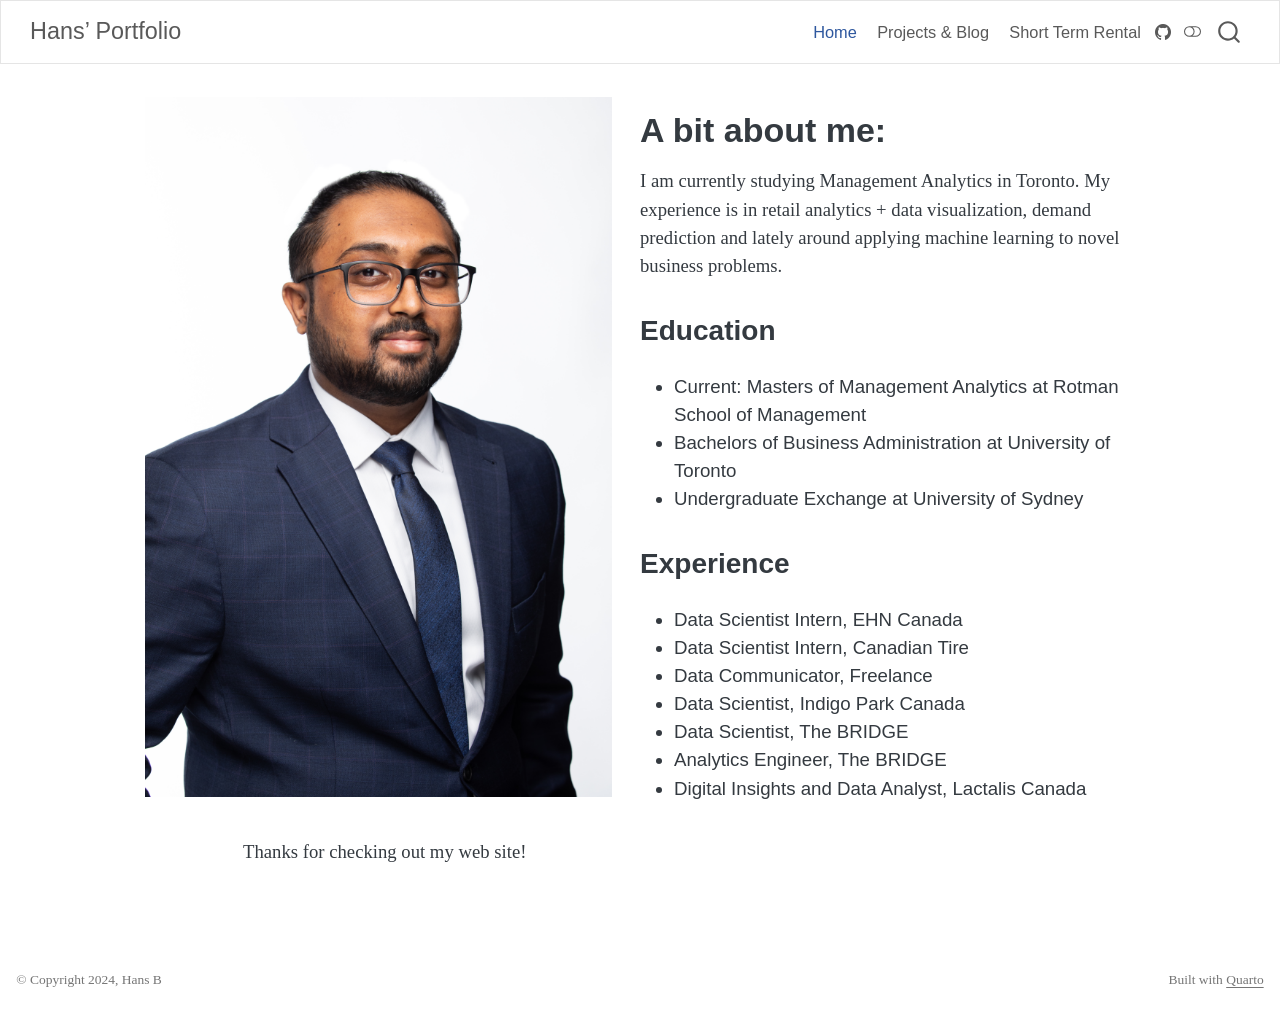
<file: docs/index.html>
<!DOCTYPE html>
<html xmlns="http://www.w3.org/1999/xhtml" lang="en" xml:lang="en"><head>

<meta charset="utf-8">
<meta name="generator" content="quarto-1.5.56">

<meta name="viewport" content="width=device-width, initial-scale=1.0, user-scalable=yes">


<title>A bit about me: – Hans’ Portfolio</title>
<style>
code{white-space: pre-wrap;}
span.smallcaps{font-variant: small-caps;}
div.columns{display: flex; gap: min(4vw, 1.5em);}
div.column{flex: auto; overflow-x: auto;}
div.hanging-indent{margin-left: 1.5em; text-indent: -1.5em;}
ul.task-list{list-style: none;}
ul.task-list li input[type="checkbox"] {
  width: 0.8em;
  margin: 0 0.8em 0.2em -1em; /* quarto-specific, see https://github.com/quarto-dev/quarto-cli/issues/4556 */ 
  vertical-align: middle;
}
</style>


<script src="site_libs/quarto-nav/quarto-nav.js"></script>
<script src="site_libs/quarto-nav/headroom.min.js"></script>
<script src="site_libs/clipboard/clipboard.min.js"></script>
<script src="site_libs/quarto-search/autocomplete.umd.js"></script>
<script src="site_libs/quarto-search/fuse.min.js"></script>
<script src="site_libs/quarto-search/quarto-search.js"></script>
<meta name="quarto:offset" content="./">
<script src="site_libs/quarto-html/quarto.js"></script>
<script src="site_libs/quarto-html/popper.min.js"></script>
<script src="site_libs/quarto-html/tippy.umd.min.js"></script>
<link href="site_libs/quarto-html/tippy.css" rel="stylesheet">
<link href="site_libs/quarto-html/quarto-syntax-highlighting.css" rel="stylesheet" class="quarto-color-scheme" id="quarto-text-highlighting-styles">
<link href="site_libs/quarto-html/quarto-syntax-highlighting-dark.css" rel="prefetch" class="quarto-color-scheme quarto-color-alternate" id="quarto-text-highlighting-styles">
<script src="site_libs/bootstrap/bootstrap.min.js"></script>
<link href="site_libs/bootstrap/bootstrap-icons.css" rel="stylesheet">
<link href="site_libs/bootstrap/bootstrap.min.css" rel="stylesheet" class="quarto-color-scheme" id="quarto-bootstrap" data-mode="light">
<link href="site_libs/bootstrap/bootstrap-dark.min.css" rel="prefetch" class="quarto-color-scheme quarto-color-alternate" id="quarto-bootstrap" data-mode="dark">
<script id="quarto-search-options" type="application/json">{
  "location": "navbar",
  "copy-button": false,
  "collapse-after": 3,
  "panel-placement": "end",
  "type": "overlay",
  "limit": 50,
  "keyboard-shortcut": [
    "f",
    "/",
    "s"
  ],
  "show-item-context": false,
  "language": {
    "search-no-results-text": "No results",
    "search-matching-documents-text": "matching documents",
    "search-copy-link-title": "Copy link to search",
    "search-hide-matches-text": "Hide additional matches",
    "search-more-match-text": "more match in this document",
    "search-more-matches-text": "more matches in this document",
    "search-clear-button-title": "Clear",
    "search-text-placeholder": "",
    "search-detached-cancel-button-title": "Cancel",
    "search-submit-button-title": "Submit",
    "search-label": "Search"
  }
}</script>


</head>

<body class="nav-fixed fullcontent">

<div id="quarto-search-results"></div>
  <header id="quarto-header" class="headroom fixed-top">
    <nav class="navbar navbar-expand-lg " data-bs-theme="dark">
      <div class="navbar-container container-fluid">
      <div class="navbar-brand-container mx-auto">
    <a class="navbar-brand" href="./index.html">
    <span class="navbar-title">Hans’ Portfolio</span>
    </a>
  </div>
            <div id="quarto-search" class="" title="Search"></div>
          <button class="navbar-toggler" type="button" data-bs-toggle="collapse" data-bs-target="#navbarCollapse" aria-controls="navbarCollapse" role="menu" aria-expanded="false" aria-label="Toggle navigation" onclick="if (window.quartoToggleHeadroom) { window.quartoToggleHeadroom(); }">
  <span class="navbar-toggler-icon"></span>
</button>
          <div class="collapse navbar-collapse" id="navbarCollapse">
            <ul class="navbar-nav navbar-nav-scroll ms-auto">
  <li class="nav-item">
    <a class="nav-link active" href="./index.html" aria-current="page"> 
<span class="menu-text">Home</span></a>
  </li>  
  <li class="nav-item">
    <a class="nav-link" href="./projects.html"> 
<span class="menu-text">Projects &amp; Blog</span></a>
  </li>  
  <li class="nav-item">
    <a class="nav-link" href="./ST_Rental.html"> 
<span class="menu-text">Short Term Rental</span></a>
  </li>  
</ul>
          </div> <!-- /navcollapse -->
            <div class="quarto-navbar-tools">
    <a href="https://github.com/HDB-Q/AboutMe" title="" class="quarto-navigation-tool px-1" aria-label=""><i class="bi bi-github"></i></a>
  <a href="" class="quarto-color-scheme-toggle quarto-navigation-tool  px-1" onclick="window.quartoToggleColorScheme(); return false;" title="Toggle dark mode"><i class="bi"></i></a>
</div>
      </div> <!-- /container-fluid -->
    </nav>
</header>
<!-- content -->
<div id="quarto-content" class="quarto-container page-columns page-rows-contents page-layout-article page-navbar">
<!-- sidebar -->
<!-- margin-sidebar -->
    
<!-- main -->
<main class="content page-columns page-full" id="quarto-document-content">




<div class="quarto-about-broadside column-page">
  <div class="about-main">
    <div class="about-entity" style="background-image: url('img/Headshot-4_edit.png')"></div>
    <div class="about-contents"><header id="title-block-header" class="quarto-title-block default">
<div class="quarto-title">
<h1 class="title">A bit about me:</h1>
</div>
<div class="quarto-title-meta">
  </div>
</header><div id="me">
<p>I am currently studying Management Analytics in Toronto. My experience is in retail analytics + data visualization, demand prediction and lately around applying machine learning to novel business problems.</p>
<section id="education" class="level2">
<h2 data-anchor-id="education">Education</h2>
<ul>
<li>Current: Masters of Management Analytics at Rotman School of Management</li>
<li>Bachelors of Business Administration at University of Toronto</li>
<li>Undergraduate Exchange at University of Sydney</li>
</ul>
</section>
<section id="experience" class="level2">
<h2 data-anchor-id="experience">Experience</h2>
<ul>
<li>Data Scientist Intern, EHN Canada</li>
<li>Data Scientist Intern, Canadian Tire</li>
<li>Data Communicator, Freelance</li>
<li>Data Scientist, Indigo Park Canada</li>
<li>Data Scientist, The BRIDGE</li>
<li>Analytics Engineer, The BRIDGE</li>
<li>Digital Insights and Data Analyst, Lactalis Canada</li>
</ul>
</section>
</div></div>
  </div>
</div>

<p>Thanks for checking out my web site!</p>




</main> <!-- /main -->
<script id="quarto-html-after-body" type="application/javascript">
window.document.addEventListener("DOMContentLoaded", function (event) {
  const toggleBodyColorMode = (bsSheetEl) => {
    const mode = bsSheetEl.getAttribute("data-mode");
    const bodyEl = window.document.querySelector("body");
    if (mode === "dark") {
      bodyEl.classList.add("quarto-dark");
      bodyEl.classList.remove("quarto-light");
    } else {
      bodyEl.classList.add("quarto-light");
      bodyEl.classList.remove("quarto-dark");
    }
  }
  const toggleBodyColorPrimary = () => {
    const bsSheetEl = window.document.querySelector("link#quarto-bootstrap");
    if (bsSheetEl) {
      toggleBodyColorMode(bsSheetEl);
    }
  }
  toggleBodyColorPrimary();  
  const disableStylesheet = (stylesheets) => {
    for (let i=0; i < stylesheets.length; i++) {
      const stylesheet = stylesheets[i];
      stylesheet.rel = 'prefetch';
    }
  }
  const enableStylesheet = (stylesheets) => {
    for (let i=0; i < stylesheets.length; i++) {
      const stylesheet = stylesheets[i];
      stylesheet.rel = 'stylesheet';
    }
  }
  const manageTransitions = (selector, allowTransitions) => {
    const els = window.document.querySelectorAll(selector);
    for (let i=0; i < els.length; i++) {
      const el = els[i];
      if (allowTransitions) {
        el.classList.remove('notransition');
      } else {
        el.classList.add('notransition');
      }
    }
  }
  const toggleGiscusIfUsed = (isAlternate, darkModeDefault) => {
    const baseTheme = document.querySelector('#giscus-base-theme')?.value ?? 'light';
    const alternateTheme = document.querySelector('#giscus-alt-theme')?.value ?? 'dark';
    let newTheme = '';
    if(darkModeDefault) {
      newTheme = isAlternate ? baseTheme : alternateTheme;
    } else {
      newTheme = isAlternate ? alternateTheme : baseTheme;
    }
    const changeGiscusTheme = () => {
      // From: https://github.com/giscus/giscus/issues/336
      const sendMessage = (message) => {
        const iframe = document.querySelector('iframe.giscus-frame');
        if (!iframe) return;
        iframe.contentWindow.postMessage({ giscus: message }, 'https://giscus.app');
      }
      sendMessage({
        setConfig: {
          theme: newTheme
        }
      });
    }
    const isGiscussLoaded = window.document.querySelector('iframe.giscus-frame') !== null;
    if (isGiscussLoaded) {
      changeGiscusTheme();
    }
  }
  const toggleColorMode = (alternate) => {
    // Switch the stylesheets
    const alternateStylesheets = window.document.querySelectorAll('link.quarto-color-scheme.quarto-color-alternate');
    manageTransitions('#quarto-margin-sidebar .nav-link', false);
    if (alternate) {
      enableStylesheet(alternateStylesheets);
      for (const sheetNode of alternateStylesheets) {
        if (sheetNode.id === "quarto-bootstrap") {
          toggleBodyColorMode(sheetNode);
        }
      }
    } else {
      disableStylesheet(alternateStylesheets);
      toggleBodyColorPrimary();
    }
    manageTransitions('#quarto-margin-sidebar .nav-link', true);
    // Switch the toggles
    const toggles = window.document.querySelectorAll('.quarto-color-scheme-toggle');
    for (let i=0; i < toggles.length; i++) {
      const toggle = toggles[i];
      if (toggle) {
        if (alternate) {
          toggle.classList.add("alternate");     
        } else {
          toggle.classList.remove("alternate");
        }
      }
    }
    // Hack to workaround the fact that safari doesn't
    // properly recolor the scrollbar when toggling (#1455)
    if (navigator.userAgent.indexOf('Safari') > 0 && navigator.userAgent.indexOf('Chrome') == -1) {
      manageTransitions("body", false);
      window.scrollTo(0, 1);
      setTimeout(() => {
        window.scrollTo(0, 0);
        manageTransitions("body", true);
      }, 40);  
    }
  }
  const isFileUrl = () => { 
    return window.location.protocol === 'file:';
  }
  const hasAlternateSentinel = () => {  
    let styleSentinel = getColorSchemeSentinel();
    if (styleSentinel !== null) {
      return styleSentinel === "alternate";
    } else {
      return false;
    }
  }
  const setStyleSentinel = (alternate) => {
    const value = alternate ? "alternate" : "default";
    if (!isFileUrl()) {
      window.localStorage.setItem("quarto-color-scheme", value);
    } else {
      localAlternateSentinel = value;
    }
  }
  const getColorSchemeSentinel = () => {
    if (!isFileUrl()) {
      const storageValue = window.localStorage.getItem("quarto-color-scheme");
      return storageValue != null ? storageValue : localAlternateSentinel;
    } else {
      return localAlternateSentinel;
    }
  }
  const darkModeDefault = false;
  let localAlternateSentinel = darkModeDefault ? 'alternate' : 'default';
  // Dark / light mode switch
  window.quartoToggleColorScheme = () => {
    // Read the current dark / light value 
    let toAlternate = !hasAlternateSentinel();
    toggleColorMode(toAlternate);
    setStyleSentinel(toAlternate);
    toggleGiscusIfUsed(toAlternate, darkModeDefault);
  };
  // Ensure there is a toggle, if there isn't float one in the top right
  if (window.document.querySelector('.quarto-color-scheme-toggle') === null) {
    const a = window.document.createElement('a');
    a.classList.add('top-right');
    a.classList.add('quarto-color-scheme-toggle');
    a.href = "";
    a.onclick = function() { try { window.quartoToggleColorScheme(); } catch {} return false; };
    const i = window.document.createElement("i");
    i.classList.add('bi');
    a.appendChild(i);
    window.document.body.appendChild(a);
  }
  // Switch to dark mode if need be
  if (hasAlternateSentinel()) {
    toggleColorMode(true);
  } else {
    toggleColorMode(false);
  }
  const isCodeAnnotation = (el) => {
    for (const clz of el.classList) {
      if (clz.startsWith('code-annotation-')) {                     
        return true;
      }
    }
    return false;
  }
  const onCopySuccess = function(e) {
    // button target
    const button = e.trigger;
    // don't keep focus
    button.blur();
    // flash "checked"
    button.classList.add('code-copy-button-checked');
    var currentTitle = button.getAttribute("title");
    button.setAttribute("title", "Copied!");
    let tooltip;
    if (window.bootstrap) {
      button.setAttribute("data-bs-toggle", "tooltip");
      button.setAttribute("data-bs-placement", "left");
      button.setAttribute("data-bs-title", "Copied!");
      tooltip = new bootstrap.Tooltip(button, 
        { trigger: "manual", 
          customClass: "code-copy-button-tooltip",
          offset: [0, -8]});
      tooltip.show();    
    }
    setTimeout(function() {
      if (tooltip) {
        tooltip.hide();
        button.removeAttribute("data-bs-title");
        button.removeAttribute("data-bs-toggle");
        button.removeAttribute("data-bs-placement");
      }
      button.setAttribute("title", currentTitle);
      button.classList.remove('code-copy-button-checked');
    }, 1000);
    // clear code selection
    e.clearSelection();
  }
  const getTextToCopy = function(trigger) {
      const codeEl = trigger.previousElementSibling.cloneNode(true);
      for (const childEl of codeEl.children) {
        if (isCodeAnnotation(childEl)) {
          childEl.remove();
        }
      }
      return codeEl.innerText;
  }
  const clipboard = new window.ClipboardJS('.code-copy-button:not([data-in-quarto-modal])', {
    text: getTextToCopy
  });
  clipboard.on('success', onCopySuccess);
  if (window.document.getElementById('quarto-embedded-source-code-modal')) {
    // For code content inside modals, clipBoardJS needs to be initialized with a container option
    // TODO: Check when it could be a function (https://github.com/zenorocha/clipboard.js/issues/860)
    const clipboardModal = new window.ClipboardJS('.code-copy-button[data-in-quarto-modal]', {
      text: getTextToCopy,
      container: window.document.getElementById('quarto-embedded-source-code-modal')
    });
    clipboardModal.on('success', onCopySuccess);
  }
    var localhostRegex = new RegExp(/^(?:http|https):\/\/localhost\:?[0-9]*\//);
    var mailtoRegex = new RegExp(/^mailto:/);
      var filterRegex = new RegExp('/' + window.location.host + '/');
    var isInternal = (href) => {
        return filterRegex.test(href) || localhostRegex.test(href) || mailtoRegex.test(href);
    }
    // Inspect non-navigation links and adorn them if external
 	var links = window.document.querySelectorAll('a[href]:not(.nav-link):not(.navbar-brand):not(.toc-action):not(.sidebar-link):not(.sidebar-item-toggle):not(.pagination-link):not(.no-external):not([aria-hidden]):not(.dropdown-item):not(.quarto-navigation-tool):not(.about-link)');
    for (var i=0; i<links.length; i++) {
      const link = links[i];
      if (!isInternal(link.href)) {
        // undo the damage that might have been done by quarto-nav.js in the case of
        // links that we want to consider external
        if (link.dataset.originalHref !== undefined) {
          link.href = link.dataset.originalHref;
        }
      }
    }
  function tippyHover(el, contentFn, onTriggerFn, onUntriggerFn) {
    const config = {
      allowHTML: true,
      maxWidth: 500,
      delay: 100,
      arrow: false,
      appendTo: function(el) {
          return el.parentElement;
      },
      interactive: true,
      interactiveBorder: 10,
      theme: 'quarto',
      placement: 'bottom-start',
    };
    if (contentFn) {
      config.content = contentFn;
    }
    if (onTriggerFn) {
      config.onTrigger = onTriggerFn;
    }
    if (onUntriggerFn) {
      config.onUntrigger = onUntriggerFn;
    }
    window.tippy(el, config); 
  }
  const noterefs = window.document.querySelectorAll('a[role="doc-noteref"]');
  for (var i=0; i<noterefs.length; i++) {
    const ref = noterefs[i];
    tippyHover(ref, function() {
      // use id or data attribute instead here
      let href = ref.getAttribute('data-footnote-href') || ref.getAttribute('href');
      try { href = new URL(href).hash; } catch {}
      const id = href.replace(/^#\/?/, "");
      const note = window.document.getElementById(id);
      if (note) {
        return note.innerHTML;
      } else {
        return "";
      }
    });
  }
  const xrefs = window.document.querySelectorAll('a.quarto-xref');
  const processXRef = (id, note) => {
    // Strip column container classes
    const stripColumnClz = (el) => {
      el.classList.remove("page-full", "page-columns");
      if (el.children) {
        for (const child of el.children) {
          stripColumnClz(child);
        }
      }
    }
    stripColumnClz(note)
    if (id === null || id.startsWith('sec-')) {
      // Special case sections, only their first couple elements
      const container = document.createElement("div");
      if (note.children && note.children.length > 2) {
        container.appendChild(note.children[0].cloneNode(true));
        for (let i = 1; i < note.children.length; i++) {
          const child = note.children[i];
          if (child.tagName === "P" && child.innerText === "") {
            continue;
          } else {
            container.appendChild(child.cloneNode(true));
            break;
          }
        }
        if (window.Quarto?.typesetMath) {
          window.Quarto.typesetMath(container);
        }
        return container.innerHTML
      } else {
        if (window.Quarto?.typesetMath) {
          window.Quarto.typesetMath(note);
        }
        return note.innerHTML;
      }
    } else {
      // Remove any anchor links if they are present
      const anchorLink = note.querySelector('a.anchorjs-link');
      if (anchorLink) {
        anchorLink.remove();
      }
      if (window.Quarto?.typesetMath) {
        window.Quarto.typesetMath(note);
      }
      // TODO in 1.5, we should make sure this works without a callout special case
      if (note.classList.contains("callout")) {
        return note.outerHTML;
      } else {
        return note.innerHTML;
      }
    }
  }
  for (var i=0; i<xrefs.length; i++) {
    const xref = xrefs[i];
    tippyHover(xref, undefined, function(instance) {
      instance.disable();
      let url = xref.getAttribute('href');
      let hash = undefined; 
      if (url.startsWith('#')) {
        hash = url;
      } else {
        try { hash = new URL(url).hash; } catch {}
      }
      if (hash) {
        const id = hash.replace(/^#\/?/, "");
        const note = window.document.getElementById(id);
        if (note !== null) {
          try {
            const html = processXRef(id, note.cloneNode(true));
            instance.setContent(html);
          } finally {
            instance.enable();
            instance.show();
          }
        } else {
          // See if we can fetch this
          fetch(url.split('#')[0])
          .then(res => res.text())
          .then(html => {
            const parser = new DOMParser();
            const htmlDoc = parser.parseFromString(html, "text/html");
            const note = htmlDoc.getElementById(id);
            if (note !== null) {
              const html = processXRef(id, note);
              instance.setContent(html);
            } 
          }).finally(() => {
            instance.enable();
            instance.show();
          });
        }
      } else {
        // See if we can fetch a full url (with no hash to target)
        // This is a special case and we should probably do some content thinning / targeting
        fetch(url)
        .then(res => res.text())
        .then(html => {
          const parser = new DOMParser();
          const htmlDoc = parser.parseFromString(html, "text/html");
          const note = htmlDoc.querySelector('main.content');
          if (note !== null) {
            // This should only happen for chapter cross references
            // (since there is no id in the URL)
            // remove the first header
            if (note.children.length > 0 && note.children[0].tagName === "HEADER") {
              note.children[0].remove();
            }
            const html = processXRef(null, note);
            instance.setContent(html);
          } 
        }).finally(() => {
          instance.enable();
          instance.show();
        });
      }
    }, function(instance) {
    });
  }
      let selectedAnnoteEl;
      const selectorForAnnotation = ( cell, annotation) => {
        let cellAttr = 'data-code-cell="' + cell + '"';
        let lineAttr = 'data-code-annotation="' +  annotation + '"';
        const selector = 'span[' + cellAttr + '][' + lineAttr + ']';
        return selector;
      }
      const selectCodeLines = (annoteEl) => {
        const doc = window.document;
        const targetCell = annoteEl.getAttribute("data-target-cell");
        const targetAnnotation = annoteEl.getAttribute("data-target-annotation");
        const annoteSpan = window.document.querySelector(selectorForAnnotation(targetCell, targetAnnotation));
        const lines = annoteSpan.getAttribute("data-code-lines").split(",");
        const lineIds = lines.map((line) => {
          return targetCell + "-" + line;
        })
        let top = null;
        let height = null;
        let parent = null;
        if (lineIds.length > 0) {
            //compute the position of the single el (top and bottom and make a div)
            const el = window.document.getElementById(lineIds[0]);
            top = el.offsetTop;
            height = el.offsetHeight;
            parent = el.parentElement.parentElement;
          if (lineIds.length > 1) {
            const lastEl = window.document.getElementById(lineIds[lineIds.length - 1]);
            const bottom = lastEl.offsetTop + lastEl.offsetHeight;
            height = bottom - top;
          }
          if (top !== null && height !== null && parent !== null) {
            // cook up a div (if necessary) and position it 
            let div = window.document.getElementById("code-annotation-line-highlight");
            if (div === null) {
              div = window.document.createElement("div");
              div.setAttribute("id", "code-annotation-line-highlight");
              div.style.position = 'absolute';
              parent.appendChild(div);
            }
            div.style.top = top - 2 + "px";
            div.style.height = height + 4 + "px";
            div.style.left = 0;
            let gutterDiv = window.document.getElementById("code-annotation-line-highlight-gutter");
            if (gutterDiv === null) {
              gutterDiv = window.document.createElement("div");
              gutterDiv.setAttribute("id", "code-annotation-line-highlight-gutter");
              gutterDiv.style.position = 'absolute';
              const codeCell = window.document.getElementById(targetCell);
              const gutter = codeCell.querySelector('.code-annotation-gutter');
              gutter.appendChild(gutterDiv);
            }
            gutterDiv.style.top = top - 2 + "px";
            gutterDiv.style.height = height + 4 + "px";
          }
          selectedAnnoteEl = annoteEl;
        }
      };
      const unselectCodeLines = () => {
        const elementsIds = ["code-annotation-line-highlight", "code-annotation-line-highlight-gutter"];
        elementsIds.forEach((elId) => {
          const div = window.document.getElementById(elId);
          if (div) {
            div.remove();
          }
        });
        selectedAnnoteEl = undefined;
      };
        // Handle positioning of the toggle
    window.addEventListener(
      "resize",
      throttle(() => {
        elRect = undefined;
        if (selectedAnnoteEl) {
          selectCodeLines(selectedAnnoteEl);
        }
      }, 10)
    );
    function throttle(fn, ms) {
    let throttle = false;
    let timer;
      return (...args) => {
        if(!throttle) { // first call gets through
            fn.apply(this, args);
            throttle = true;
        } else { // all the others get throttled
            if(timer) clearTimeout(timer); // cancel #2
            timer = setTimeout(() => {
              fn.apply(this, args);
              timer = throttle = false;
            }, ms);
        }
      };
    }
      // Attach click handler to the DT
      const annoteDls = window.document.querySelectorAll('dt[data-target-cell]');
      for (const annoteDlNode of annoteDls) {
        annoteDlNode.addEventListener('click', (event) => {
          const clickedEl = event.target;
          if (clickedEl !== selectedAnnoteEl) {
            unselectCodeLines();
            const activeEl = window.document.querySelector('dt[data-target-cell].code-annotation-active');
            if (activeEl) {
              activeEl.classList.remove('code-annotation-active');
            }
            selectCodeLines(clickedEl);
            clickedEl.classList.add('code-annotation-active');
          } else {
            // Unselect the line
            unselectCodeLines();
            clickedEl.classList.remove('code-annotation-active');
          }
        });
      }
  const findCites = (el) => {
    const parentEl = el.parentElement;
    if (parentEl) {
      const cites = parentEl.dataset.cites;
      if (cites) {
        return {
          el,
          cites: cites.split(' ')
        };
      } else {
        return findCites(el.parentElement)
      }
    } else {
      return undefined;
    }
  };
  var bibliorefs = window.document.querySelectorAll('a[role="doc-biblioref"]');
  for (var i=0; i<bibliorefs.length; i++) {
    const ref = bibliorefs[i];
    const citeInfo = findCites(ref);
    if (citeInfo) {
      tippyHover(citeInfo.el, function() {
        var popup = window.document.createElement('div');
        citeInfo.cites.forEach(function(cite) {
          var citeDiv = window.document.createElement('div');
          citeDiv.classList.add('hanging-indent');
          citeDiv.classList.add('csl-entry');
          var biblioDiv = window.document.getElementById('ref-' + cite);
          if (biblioDiv) {
            citeDiv.innerHTML = biblioDiv.innerHTML;
          }
          popup.appendChild(citeDiv);
        });
        return popup.innerHTML;
      });
    }
  }
});
</script>
</div> <!-- /content -->
<footer class="footer">
  <div class="nav-footer">
    <div class="nav-footer-left">
<p>© Copyright 2024, Hans B</p>
</div>   
    <div class="nav-footer-center">
      &nbsp;
    </div>
    <div class="nav-footer-right">
<p>Built with <a href="https://quarto.org/">Quarto</a></p>
</div>
  </div>
</footer>




</body></html>
</file>
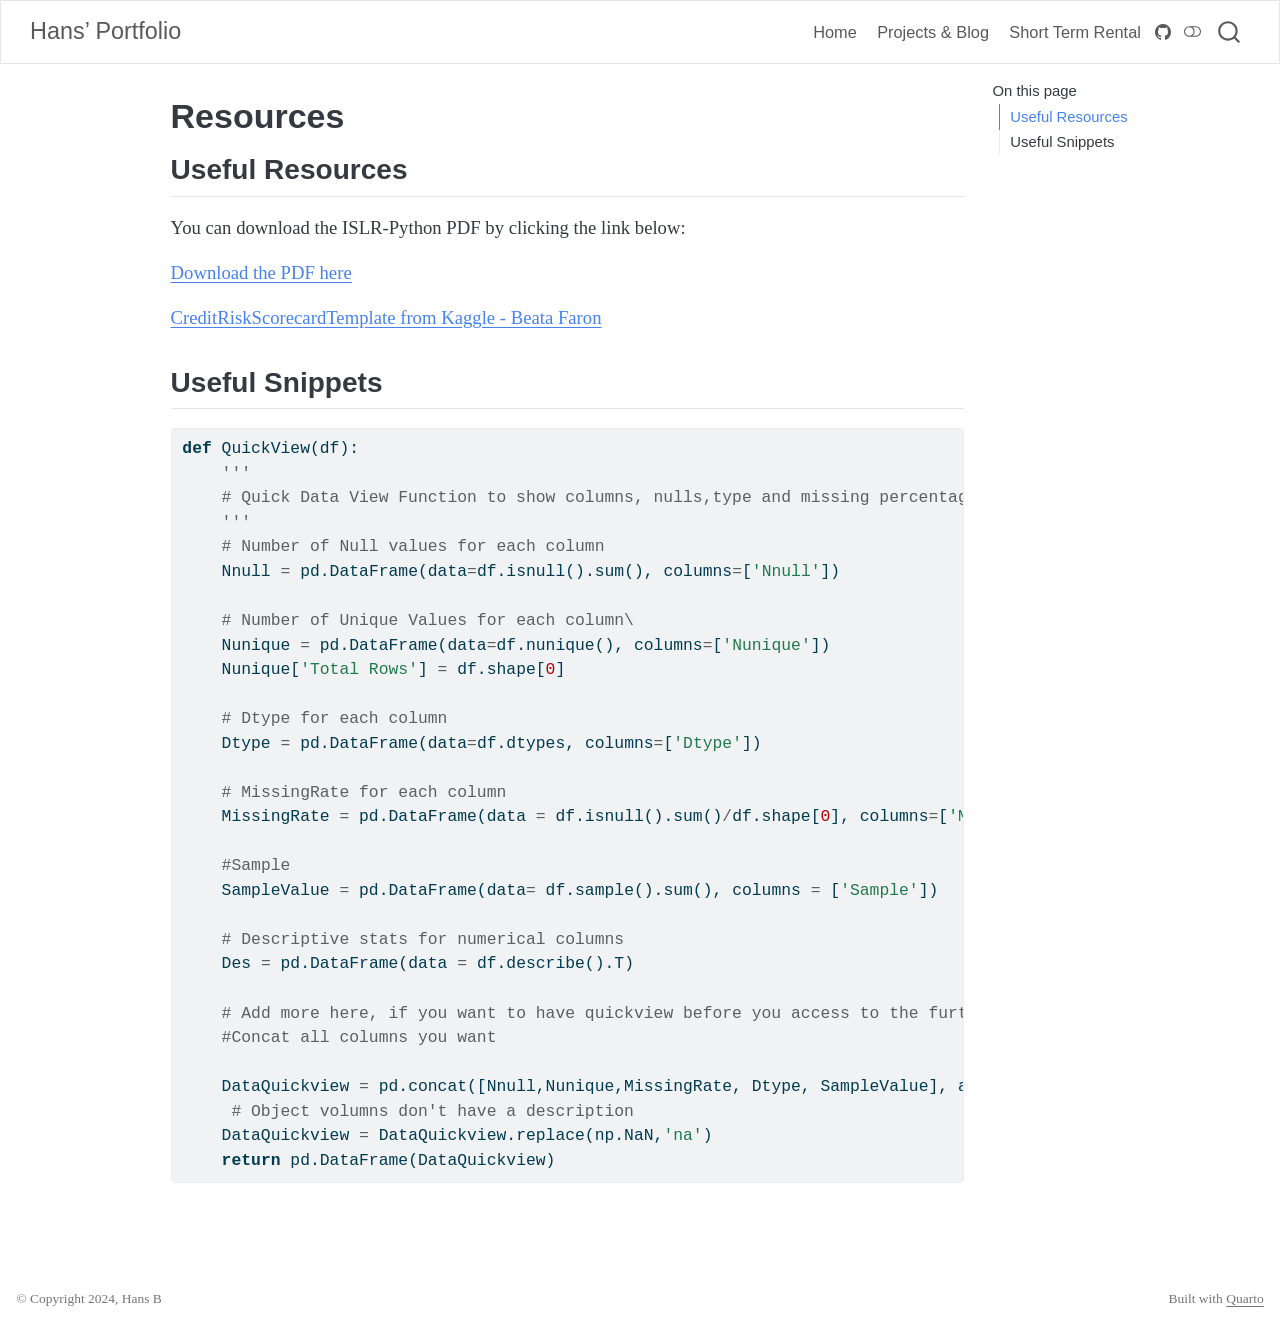
<file: docs/Additional_Resources.html>
<!DOCTYPE html>
<html xmlns="http://www.w3.org/1999/xhtml" lang="en" xml:lang="en"><head>

<meta charset="utf-8">
<meta name="generator" content="quarto-1.5.56">

<meta name="viewport" content="width=device-width, initial-scale=1.0, user-scalable=yes">


<title>Resources – Hans’ Portfolio</title>
<style>
code{white-space: pre-wrap;}
span.smallcaps{font-variant: small-caps;}
div.columns{display: flex; gap: min(4vw, 1.5em);}
div.column{flex: auto; overflow-x: auto;}
div.hanging-indent{margin-left: 1.5em; text-indent: -1.5em;}
ul.task-list{list-style: none;}
ul.task-list li input[type="checkbox"] {
  width: 0.8em;
  margin: 0 0.8em 0.2em -1em; /* quarto-specific, see https://github.com/quarto-dev/quarto-cli/issues/4556 */ 
  vertical-align: middle;
}
/* CSS for syntax highlighting */
pre > code.sourceCode { white-space: pre; position: relative; }
pre > code.sourceCode > span { line-height: 1.25; }
pre > code.sourceCode > span:empty { height: 1.2em; }
.sourceCode { overflow: visible; }
code.sourceCode > span { color: inherit; text-decoration: inherit; }
div.sourceCode { margin: 1em 0; }
pre.sourceCode { margin: 0; }
@media screen {
div.sourceCode { overflow: auto; }
}
@media print {
pre > code.sourceCode { white-space: pre-wrap; }
pre > code.sourceCode > span { display: inline-block; text-indent: -5em; padding-left: 5em; }
}
pre.numberSource code
  { counter-reset: source-line 0; }
pre.numberSource code > span
  { position: relative; left: -4em; counter-increment: source-line; }
pre.numberSource code > span > a:first-child::before
  { content: counter(source-line);
    position: relative; left: -1em; text-align: right; vertical-align: baseline;
    border: none; display: inline-block;
    -webkit-touch-callout: none; -webkit-user-select: none;
    -khtml-user-select: none; -moz-user-select: none;
    -ms-user-select: none; user-select: none;
    padding: 0 4px; width: 4em;
  }
pre.numberSource { margin-left: 3em;  padding-left: 4px; }
div.sourceCode
  {   }
@media screen {
pre > code.sourceCode > span > a:first-child::before { text-decoration: underline; }
}
</style>


<script src="site_libs/quarto-nav/quarto-nav.js"></script>
<script src="site_libs/quarto-nav/headroom.min.js"></script>
<script src="site_libs/clipboard/clipboard.min.js"></script>
<script src="site_libs/quarto-search/autocomplete.umd.js"></script>
<script src="site_libs/quarto-search/fuse.min.js"></script>
<script src="site_libs/quarto-search/quarto-search.js"></script>
<meta name="quarto:offset" content="./">
<script src="site_libs/quarto-html/quarto.js"></script>
<script src="site_libs/quarto-html/popper.min.js"></script>
<script src="site_libs/quarto-html/tippy.umd.min.js"></script>
<script src="site_libs/quarto-html/anchor.min.js"></script>
<link href="site_libs/quarto-html/tippy.css" rel="stylesheet">
<link href="site_libs/quarto-html/quarto-syntax-highlighting.css" rel="stylesheet" class="quarto-color-scheme" id="quarto-text-highlighting-styles">
<link href="site_libs/quarto-html/quarto-syntax-highlighting-dark.css" rel="prefetch" class="quarto-color-scheme quarto-color-alternate" id="quarto-text-highlighting-styles">
<script src="site_libs/bootstrap/bootstrap.min.js"></script>
<link href="site_libs/bootstrap/bootstrap-icons.css" rel="stylesheet">
<link href="site_libs/bootstrap/bootstrap.min.css" rel="stylesheet" class="quarto-color-scheme" id="quarto-bootstrap" data-mode="light">
<link href="site_libs/bootstrap/bootstrap-dark.min.css" rel="prefetch" class="quarto-color-scheme quarto-color-alternate" id="quarto-bootstrap" data-mode="dark">
<script id="quarto-search-options" type="application/json">{
  "location": "navbar",
  "copy-button": false,
  "collapse-after": 3,
  "panel-placement": "end",
  "type": "overlay",
  "limit": 50,
  "keyboard-shortcut": [
    "f",
    "/",
    "s"
  ],
  "show-item-context": false,
  "language": {
    "search-no-results-text": "No results",
    "search-matching-documents-text": "matching documents",
    "search-copy-link-title": "Copy link to search",
    "search-hide-matches-text": "Hide additional matches",
    "search-more-match-text": "more match in this document",
    "search-more-matches-text": "more matches in this document",
    "search-clear-button-title": "Clear",
    "search-text-placeholder": "",
    "search-detached-cancel-button-title": "Cancel",
    "search-submit-button-title": "Submit",
    "search-label": "Search"
  }
}</script>


</head>

<body class="nav-fixed">

<div id="quarto-search-results"></div>
  <header id="quarto-header" class="headroom fixed-top">
    <nav class="navbar navbar-expand-lg " data-bs-theme="dark">
      <div class="navbar-container container-fluid">
      <div class="navbar-brand-container mx-auto">
    <a class="navbar-brand" href="./index.html">
    <span class="navbar-title">Hans’ Portfolio</span>
    </a>
  </div>
            <div id="quarto-search" class="" title="Search"></div>
          <button class="navbar-toggler" type="button" data-bs-toggle="collapse" data-bs-target="#navbarCollapse" aria-controls="navbarCollapse" role="menu" aria-expanded="false" aria-label="Toggle navigation" onclick="if (window.quartoToggleHeadroom) { window.quartoToggleHeadroom(); }">
  <span class="navbar-toggler-icon"></span>
</button>
          <div class="collapse navbar-collapse" id="navbarCollapse">
            <ul class="navbar-nav navbar-nav-scroll ms-auto">
  <li class="nav-item">
    <a class="nav-link" href="./index.html"> 
<span class="menu-text">Home</span></a>
  </li>  
  <li class="nav-item">
    <a class="nav-link" href="./projects.html"> 
<span class="menu-text">Projects &amp; Blog</span></a>
  </li>  
  <li class="nav-item">
    <a class="nav-link" href="./ST_Rental.html"> 
<span class="menu-text">Short Term Rental</span></a>
  </li>  
</ul>
          </div> <!-- /navcollapse -->
            <div class="quarto-navbar-tools">
    <a href="https://github.com/HDB-Q/AboutMe" title="" class="quarto-navigation-tool px-1" aria-label=""><i class="bi bi-github"></i></a>
  <a href="" class="quarto-color-scheme-toggle quarto-navigation-tool  px-1" onclick="window.quartoToggleColorScheme(); return false;" title="Toggle dark mode"><i class="bi"></i></a>
</div>
      </div> <!-- /container-fluid -->
    </nav>
</header>
<!-- content -->
<div id="quarto-content" class="quarto-container page-columns page-rows-contents page-layout-article page-navbar">
<!-- sidebar -->
<!-- margin-sidebar -->
    <div id="quarto-margin-sidebar" class="sidebar margin-sidebar">
        <nav id="TOC" role="doc-toc" class="toc-active">
    <h2 id="toc-title">On this page</h2>
   
  <ul>
  <li><a href="#useful-resources" id="toc-useful-resources" class="nav-link active" data-scroll-target="#useful-resources">Useful Resources</a></li>
  <li><a href="#useful-snippets" id="toc-useful-snippets" class="nav-link" data-scroll-target="#useful-snippets">Useful Snippets</a></li>
  </ul>
</nav>
    </div>
<!-- main -->
<main class="content" id="quarto-document-content">

<header id="title-block-header" class="quarto-title-block default">
<div class="quarto-title">
<h1 class="title">Resources</h1>
</div>



<div class="quarto-title-meta">

    
  
    
  </div>
  


</header>


<section id="useful-resources" class="level2">
<h2 class="anchored" data-anchor-id="useful-resources">Useful Resources</h2>
<p>You can download the ISLR-Python PDF by clicking the link below:</p>
<p><a href="img\Python_ISLR.pdf">Download the PDF here</a></p>
<p><a href="img\credit-risk-eda-woe-scorecard-2.pdf">CreditRiskScorecardTemplate from Kaggle - Beata Faron</a></p>
</section>
<section id="useful-snippets" class="level2">
<h2 class="anchored" data-anchor-id="useful-snippets">Useful Snippets</h2>
<div class="sourceCode" id="cb1"><pre class="sourceCode python code-with-copy"><code class="sourceCode python"><span id="cb1-1"><a href="#cb1-1" aria-hidden="true" tabindex="-1"></a><span class="kw">def</span> QuickView(df):</span>
<span id="cb1-2"><a href="#cb1-2" aria-hidden="true" tabindex="-1"></a>    <span class="co">'''</span></span>
<span id="cb1-3"><a href="#cb1-3" aria-hidden="true" tabindex="-1"></a><span class="co">    # Quick Data View Function to show columns, nulls,type and missing percentage in a dataframe",</span></span>
<span id="cb1-4"><a href="#cb1-4" aria-hidden="true" tabindex="-1"></a><span class="co">    '''</span></span>
<span id="cb1-5"><a href="#cb1-5" aria-hidden="true" tabindex="-1"></a>    <span class="co"># Number of Null values for each column</span></span>
<span id="cb1-6"><a href="#cb1-6" aria-hidden="true" tabindex="-1"></a>    Nnull <span class="op">=</span> pd.DataFrame(data<span class="op">=</span>df.isnull().<span class="bu">sum</span>(), columns<span class="op">=</span>[<span class="st">'Nnull'</span>])</span>
<span id="cb1-7"><a href="#cb1-7" aria-hidden="true" tabindex="-1"></a></span>
<span id="cb1-8"><a href="#cb1-8" aria-hidden="true" tabindex="-1"></a>    <span class="co"># Number of Unique Values for each column\</span></span>
<span id="cb1-9"><a href="#cb1-9" aria-hidden="true" tabindex="-1"></a>    Nunique <span class="op">=</span> pd.DataFrame(data<span class="op">=</span>df.nunique(), columns<span class="op">=</span>[<span class="st">'Nunique'</span>])</span>
<span id="cb1-10"><a href="#cb1-10" aria-hidden="true" tabindex="-1"></a>    Nunique[<span class="st">'Total Rows'</span>] <span class="op">=</span> df.shape[<span class="dv">0</span>]</span>
<span id="cb1-11"><a href="#cb1-11" aria-hidden="true" tabindex="-1"></a>    </span>
<span id="cb1-12"><a href="#cb1-12" aria-hidden="true" tabindex="-1"></a>    <span class="co"># Dtype for each column</span></span>
<span id="cb1-13"><a href="#cb1-13" aria-hidden="true" tabindex="-1"></a>    Dtype <span class="op">=</span> pd.DataFrame(data<span class="op">=</span>df.dtypes, columns<span class="op">=</span>[<span class="st">'Dtype'</span>])</span>
<span id="cb1-14"><a href="#cb1-14" aria-hidden="true" tabindex="-1"></a>  </span>
<span id="cb1-15"><a href="#cb1-15" aria-hidden="true" tabindex="-1"></a>    <span class="co"># MissingRate for each column</span></span>
<span id="cb1-16"><a href="#cb1-16" aria-hidden="true" tabindex="-1"></a>    MissingRate <span class="op">=</span> pd.DataFrame(data <span class="op">=</span> df.isnull().<span class="bu">sum</span>()<span class="op">/</span>df.shape[<span class="dv">0</span>], columns<span class="op">=</span>[<span class="st">'MissingRate'</span>])</span>
<span id="cb1-17"><a href="#cb1-17" aria-hidden="true" tabindex="-1"></a>    </span>
<span id="cb1-18"><a href="#cb1-18" aria-hidden="true" tabindex="-1"></a>    <span class="co">#Sample</span></span>
<span id="cb1-19"><a href="#cb1-19" aria-hidden="true" tabindex="-1"></a>    SampleValue <span class="op">=</span> pd.DataFrame(data<span class="op">=</span> df.sample().<span class="bu">sum</span>(), columns <span class="op">=</span> [<span class="st">'Sample'</span>])</span>
<span id="cb1-20"><a href="#cb1-20" aria-hidden="true" tabindex="-1"></a>    </span>
<span id="cb1-21"><a href="#cb1-21" aria-hidden="true" tabindex="-1"></a>    <span class="co"># Descriptive stats for numerical columns</span></span>
<span id="cb1-22"><a href="#cb1-22" aria-hidden="true" tabindex="-1"></a>    Des <span class="op">=</span> pd.DataFrame(data <span class="op">=</span> df.describe().T)</span>
<span id="cb1-23"><a href="#cb1-23" aria-hidden="true" tabindex="-1"></a></span>
<span id="cb1-24"><a href="#cb1-24" aria-hidden="true" tabindex="-1"></a>    <span class="co"># Add more here, if you want to have quickview before you access to the further analysis\n",</span></span>
<span id="cb1-25"><a href="#cb1-25" aria-hidden="true" tabindex="-1"></a>    <span class="co">#Concat all columns you want</span></span>
<span id="cb1-26"><a href="#cb1-26" aria-hidden="true" tabindex="-1"></a>    </span>
<span id="cb1-27"><a href="#cb1-27" aria-hidden="true" tabindex="-1"></a>    DataQuickview <span class="op">=</span> pd.concat([Nnull,Nunique,MissingRate, Dtype, SampleValue], axis <span class="op">=</span> <span class="dv">1</span>)</span>
<span id="cb1-28"><a href="#cb1-28" aria-hidden="true" tabindex="-1"></a>     <span class="co"># Object volumns don't have a description</span></span>
<span id="cb1-29"><a href="#cb1-29" aria-hidden="true" tabindex="-1"></a>    DataQuickview <span class="op">=</span> DataQuickview.replace(np.NaN,<span class="st">'na'</span>)</span>
<span id="cb1-30"><a href="#cb1-30" aria-hidden="true" tabindex="-1"></a>    <span class="cf">return</span> pd.DataFrame(DataQuickview)</span></code><button title="Copy to Clipboard" class="code-copy-button"><i class="bi"></i></button></pre></div>


</section>

</main> <!-- /main -->
<script id="quarto-html-after-body" type="application/javascript">
window.document.addEventListener("DOMContentLoaded", function (event) {
  const toggleBodyColorMode = (bsSheetEl) => {
    const mode = bsSheetEl.getAttribute("data-mode");
    const bodyEl = window.document.querySelector("body");
    if (mode === "dark") {
      bodyEl.classList.add("quarto-dark");
      bodyEl.classList.remove("quarto-light");
    } else {
      bodyEl.classList.add("quarto-light");
      bodyEl.classList.remove("quarto-dark");
    }
  }
  const toggleBodyColorPrimary = () => {
    const bsSheetEl = window.document.querySelector("link#quarto-bootstrap");
    if (bsSheetEl) {
      toggleBodyColorMode(bsSheetEl);
    }
  }
  toggleBodyColorPrimary();  
  const disableStylesheet = (stylesheets) => {
    for (let i=0; i < stylesheets.length; i++) {
      const stylesheet = stylesheets[i];
      stylesheet.rel = 'prefetch';
    }
  }
  const enableStylesheet = (stylesheets) => {
    for (let i=0; i < stylesheets.length; i++) {
      const stylesheet = stylesheets[i];
      stylesheet.rel = 'stylesheet';
    }
  }
  const manageTransitions = (selector, allowTransitions) => {
    const els = window.document.querySelectorAll(selector);
    for (let i=0; i < els.length; i++) {
      const el = els[i];
      if (allowTransitions) {
        el.classList.remove('notransition');
      } else {
        el.classList.add('notransition');
      }
    }
  }
  const toggleGiscusIfUsed = (isAlternate, darkModeDefault) => {
    const baseTheme = document.querySelector('#giscus-base-theme')?.value ?? 'light';
    const alternateTheme = document.querySelector('#giscus-alt-theme')?.value ?? 'dark';
    let newTheme = '';
    if(darkModeDefault) {
      newTheme = isAlternate ? baseTheme : alternateTheme;
    } else {
      newTheme = isAlternate ? alternateTheme : baseTheme;
    }
    const changeGiscusTheme = () => {
      // From: https://github.com/giscus/giscus/issues/336
      const sendMessage = (message) => {
        const iframe = document.querySelector('iframe.giscus-frame');
        if (!iframe) return;
        iframe.contentWindow.postMessage({ giscus: message }, 'https://giscus.app');
      }
      sendMessage({
        setConfig: {
          theme: newTheme
        }
      });
    }
    const isGiscussLoaded = window.document.querySelector('iframe.giscus-frame') !== null;
    if (isGiscussLoaded) {
      changeGiscusTheme();
    }
  }
  const toggleColorMode = (alternate) => {
    // Switch the stylesheets
    const alternateStylesheets = window.document.querySelectorAll('link.quarto-color-scheme.quarto-color-alternate');
    manageTransitions('#quarto-margin-sidebar .nav-link', false);
    if (alternate) {
      enableStylesheet(alternateStylesheets);
      for (const sheetNode of alternateStylesheets) {
        if (sheetNode.id === "quarto-bootstrap") {
          toggleBodyColorMode(sheetNode);
        }
      }
    } else {
      disableStylesheet(alternateStylesheets);
      toggleBodyColorPrimary();
    }
    manageTransitions('#quarto-margin-sidebar .nav-link', true);
    // Switch the toggles
    const toggles = window.document.querySelectorAll('.quarto-color-scheme-toggle');
    for (let i=0; i < toggles.length; i++) {
      const toggle = toggles[i];
      if (toggle) {
        if (alternate) {
          toggle.classList.add("alternate");     
        } else {
          toggle.classList.remove("alternate");
        }
      }
    }
    // Hack to workaround the fact that safari doesn't
    // properly recolor the scrollbar when toggling (#1455)
    if (navigator.userAgent.indexOf('Safari') > 0 && navigator.userAgent.indexOf('Chrome') == -1) {
      manageTransitions("body", false);
      window.scrollTo(0, 1);
      setTimeout(() => {
        window.scrollTo(0, 0);
        manageTransitions("body", true);
      }, 40);  
    }
  }
  const isFileUrl = () => { 
    return window.location.protocol === 'file:';
  }
  const hasAlternateSentinel = () => {  
    let styleSentinel = getColorSchemeSentinel();
    if (styleSentinel !== null) {
      return styleSentinel === "alternate";
    } else {
      return false;
    }
  }
  const setStyleSentinel = (alternate) => {
    const value = alternate ? "alternate" : "default";
    if (!isFileUrl()) {
      window.localStorage.setItem("quarto-color-scheme", value);
    } else {
      localAlternateSentinel = value;
    }
  }
  const getColorSchemeSentinel = () => {
    if (!isFileUrl()) {
      const storageValue = window.localStorage.getItem("quarto-color-scheme");
      return storageValue != null ? storageValue : localAlternateSentinel;
    } else {
      return localAlternateSentinel;
    }
  }
  const darkModeDefault = false;
  let localAlternateSentinel = darkModeDefault ? 'alternate' : 'default';
  // Dark / light mode switch
  window.quartoToggleColorScheme = () => {
    // Read the current dark / light value 
    let toAlternate = !hasAlternateSentinel();
    toggleColorMode(toAlternate);
    setStyleSentinel(toAlternate);
    toggleGiscusIfUsed(toAlternate, darkModeDefault);
  };
  // Ensure there is a toggle, if there isn't float one in the top right
  if (window.document.querySelector('.quarto-color-scheme-toggle') === null) {
    const a = window.document.createElement('a');
    a.classList.add('top-right');
    a.classList.add('quarto-color-scheme-toggle');
    a.href = "";
    a.onclick = function() { try { window.quartoToggleColorScheme(); } catch {} return false; };
    const i = window.document.createElement("i");
    i.classList.add('bi');
    a.appendChild(i);
    window.document.body.appendChild(a);
  }
  // Switch to dark mode if need be
  if (hasAlternateSentinel()) {
    toggleColorMode(true);
  } else {
    toggleColorMode(false);
  }
  const icon = "";
  const anchorJS = new window.AnchorJS();
  anchorJS.options = {
    placement: 'right',
    icon: icon
  };
  anchorJS.add('.anchored');
  const isCodeAnnotation = (el) => {
    for (const clz of el.classList) {
      if (clz.startsWith('code-annotation-')) {                     
        return true;
      }
    }
    return false;
  }
  const onCopySuccess = function(e) {
    // button target
    const button = e.trigger;
    // don't keep focus
    button.blur();
    // flash "checked"
    button.classList.add('code-copy-button-checked');
    var currentTitle = button.getAttribute("title");
    button.setAttribute("title", "Copied!");
    let tooltip;
    if (window.bootstrap) {
      button.setAttribute("data-bs-toggle", "tooltip");
      button.setAttribute("data-bs-placement", "left");
      button.setAttribute("data-bs-title", "Copied!");
      tooltip = new bootstrap.Tooltip(button, 
        { trigger: "manual", 
          customClass: "code-copy-button-tooltip",
          offset: [0, -8]});
      tooltip.show();    
    }
    setTimeout(function() {
      if (tooltip) {
        tooltip.hide();
        button.removeAttribute("data-bs-title");
        button.removeAttribute("data-bs-toggle");
        button.removeAttribute("data-bs-placement");
      }
      button.setAttribute("title", currentTitle);
      button.classList.remove('code-copy-button-checked');
    }, 1000);
    // clear code selection
    e.clearSelection();
  }
  const getTextToCopy = function(trigger) {
      const codeEl = trigger.previousElementSibling.cloneNode(true);
      for (const childEl of codeEl.children) {
        if (isCodeAnnotation(childEl)) {
          childEl.remove();
        }
      }
      return codeEl.innerText;
  }
  const clipboard = new window.ClipboardJS('.code-copy-button:not([data-in-quarto-modal])', {
    text: getTextToCopy
  });
  clipboard.on('success', onCopySuccess);
  if (window.document.getElementById('quarto-embedded-source-code-modal')) {
    // For code content inside modals, clipBoardJS needs to be initialized with a container option
    // TODO: Check when it could be a function (https://github.com/zenorocha/clipboard.js/issues/860)
    const clipboardModal = new window.ClipboardJS('.code-copy-button[data-in-quarto-modal]', {
      text: getTextToCopy,
      container: window.document.getElementById('quarto-embedded-source-code-modal')
    });
    clipboardModal.on('success', onCopySuccess);
  }
    var localhostRegex = new RegExp(/^(?:http|https):\/\/localhost\:?[0-9]*\//);
    var mailtoRegex = new RegExp(/^mailto:/);
      var filterRegex = new RegExp('/' + window.location.host + '/');
    var isInternal = (href) => {
        return filterRegex.test(href) || localhostRegex.test(href) || mailtoRegex.test(href);
    }
    // Inspect non-navigation links and adorn them if external
 	var links = window.document.querySelectorAll('a[href]:not(.nav-link):not(.navbar-brand):not(.toc-action):not(.sidebar-link):not(.sidebar-item-toggle):not(.pagination-link):not(.no-external):not([aria-hidden]):not(.dropdown-item):not(.quarto-navigation-tool):not(.about-link)');
    for (var i=0; i<links.length; i++) {
      const link = links[i];
      if (!isInternal(link.href)) {
        // undo the damage that might have been done by quarto-nav.js in the case of
        // links that we want to consider external
        if (link.dataset.originalHref !== undefined) {
          link.href = link.dataset.originalHref;
        }
      }
    }
  function tippyHover(el, contentFn, onTriggerFn, onUntriggerFn) {
    const config = {
      allowHTML: true,
      maxWidth: 500,
      delay: 100,
      arrow: false,
      appendTo: function(el) {
          return el.parentElement;
      },
      interactive: true,
      interactiveBorder: 10,
      theme: 'quarto',
      placement: 'bottom-start',
    };
    if (contentFn) {
      config.content = contentFn;
    }
    if (onTriggerFn) {
      config.onTrigger = onTriggerFn;
    }
    if (onUntriggerFn) {
      config.onUntrigger = onUntriggerFn;
    }
    window.tippy(el, config); 
  }
  const noterefs = window.document.querySelectorAll('a[role="doc-noteref"]');
  for (var i=0; i<noterefs.length; i++) {
    const ref = noterefs[i];
    tippyHover(ref, function() {
      // use id or data attribute instead here
      let href = ref.getAttribute('data-footnote-href') || ref.getAttribute('href');
      try { href = new URL(href).hash; } catch {}
      const id = href.replace(/^#\/?/, "");
      const note = window.document.getElementById(id);
      if (note) {
        return note.innerHTML;
      } else {
        return "";
      }
    });
  }
  const xrefs = window.document.querySelectorAll('a.quarto-xref');
  const processXRef = (id, note) => {
    // Strip column container classes
    const stripColumnClz = (el) => {
      el.classList.remove("page-full", "page-columns");
      if (el.children) {
        for (const child of el.children) {
          stripColumnClz(child);
        }
      }
    }
    stripColumnClz(note)
    if (id === null || id.startsWith('sec-')) {
      // Special case sections, only their first couple elements
      const container = document.createElement("div");
      if (note.children && note.children.length > 2) {
        container.appendChild(note.children[0].cloneNode(true));
        for (let i = 1; i < note.children.length; i++) {
          const child = note.children[i];
          if (child.tagName === "P" && child.innerText === "") {
            continue;
          } else {
            container.appendChild(child.cloneNode(true));
            break;
          }
        }
        if (window.Quarto?.typesetMath) {
          window.Quarto.typesetMath(container);
        }
        return container.innerHTML
      } else {
        if (window.Quarto?.typesetMath) {
          window.Quarto.typesetMath(note);
        }
        return note.innerHTML;
      }
    } else {
      // Remove any anchor links if they are present
      const anchorLink = note.querySelector('a.anchorjs-link');
      if (anchorLink) {
        anchorLink.remove();
      }
      if (window.Quarto?.typesetMath) {
        window.Quarto.typesetMath(note);
      }
      // TODO in 1.5, we should make sure this works without a callout special case
      if (note.classList.contains("callout")) {
        return note.outerHTML;
      } else {
        return note.innerHTML;
      }
    }
  }
  for (var i=0; i<xrefs.length; i++) {
    const xref = xrefs[i];
    tippyHover(xref, undefined, function(instance) {
      instance.disable();
      let url = xref.getAttribute('href');
      let hash = undefined; 
      if (url.startsWith('#')) {
        hash = url;
      } else {
        try { hash = new URL(url).hash; } catch {}
      }
      if (hash) {
        const id = hash.replace(/^#\/?/, "");
        const note = window.document.getElementById(id);
        if (note !== null) {
          try {
            const html = processXRef(id, note.cloneNode(true));
            instance.setContent(html);
          } finally {
            instance.enable();
            instance.show();
          }
        } else {
          // See if we can fetch this
          fetch(url.split('#')[0])
          .then(res => res.text())
          .then(html => {
            const parser = new DOMParser();
            const htmlDoc = parser.parseFromString(html, "text/html");
            const note = htmlDoc.getElementById(id);
            if (note !== null) {
              const html = processXRef(id, note);
              instance.setContent(html);
            } 
          }).finally(() => {
            instance.enable();
            instance.show();
          });
        }
      } else {
        // See if we can fetch a full url (with no hash to target)
        // This is a special case and we should probably do some content thinning / targeting
        fetch(url)
        .then(res => res.text())
        .then(html => {
          const parser = new DOMParser();
          const htmlDoc = parser.parseFromString(html, "text/html");
          const note = htmlDoc.querySelector('main.content');
          if (note !== null) {
            // This should only happen for chapter cross references
            // (since there is no id in the URL)
            // remove the first header
            if (note.children.length > 0 && note.children[0].tagName === "HEADER") {
              note.children[0].remove();
            }
            const html = processXRef(null, note);
            instance.setContent(html);
          } 
        }).finally(() => {
          instance.enable();
          instance.show();
        });
      }
    }, function(instance) {
    });
  }
      let selectedAnnoteEl;
      const selectorForAnnotation = ( cell, annotation) => {
        let cellAttr = 'data-code-cell="' + cell + '"';
        let lineAttr = 'data-code-annotation="' +  annotation + '"';
        const selector = 'span[' + cellAttr + '][' + lineAttr + ']';
        return selector;
      }
      const selectCodeLines = (annoteEl) => {
        const doc = window.document;
        const targetCell = annoteEl.getAttribute("data-target-cell");
        const targetAnnotation = annoteEl.getAttribute("data-target-annotation");
        const annoteSpan = window.document.querySelector(selectorForAnnotation(targetCell, targetAnnotation));
        const lines = annoteSpan.getAttribute("data-code-lines").split(",");
        const lineIds = lines.map((line) => {
          return targetCell + "-" + line;
        })
        let top = null;
        let height = null;
        let parent = null;
        if (lineIds.length > 0) {
            //compute the position of the single el (top and bottom and make a div)
            const el = window.document.getElementById(lineIds[0]);
            top = el.offsetTop;
            height = el.offsetHeight;
            parent = el.parentElement.parentElement;
          if (lineIds.length > 1) {
            const lastEl = window.document.getElementById(lineIds[lineIds.length - 1]);
            const bottom = lastEl.offsetTop + lastEl.offsetHeight;
            height = bottom - top;
          }
          if (top !== null && height !== null && parent !== null) {
            // cook up a div (if necessary) and position it 
            let div = window.document.getElementById("code-annotation-line-highlight");
            if (div === null) {
              div = window.document.createElement("div");
              div.setAttribute("id", "code-annotation-line-highlight");
              div.style.position = 'absolute';
              parent.appendChild(div);
            }
            div.style.top = top - 2 + "px";
            div.style.height = height + 4 + "px";
            div.style.left = 0;
            let gutterDiv = window.document.getElementById("code-annotation-line-highlight-gutter");
            if (gutterDiv === null) {
              gutterDiv = window.document.createElement("div");
              gutterDiv.setAttribute("id", "code-annotation-line-highlight-gutter");
              gutterDiv.style.position = 'absolute';
              const codeCell = window.document.getElementById(targetCell);
              const gutter = codeCell.querySelector('.code-annotation-gutter');
              gutter.appendChild(gutterDiv);
            }
            gutterDiv.style.top = top - 2 + "px";
            gutterDiv.style.height = height + 4 + "px";
          }
          selectedAnnoteEl = annoteEl;
        }
      };
      const unselectCodeLines = () => {
        const elementsIds = ["code-annotation-line-highlight", "code-annotation-line-highlight-gutter"];
        elementsIds.forEach((elId) => {
          const div = window.document.getElementById(elId);
          if (div) {
            div.remove();
          }
        });
        selectedAnnoteEl = undefined;
      };
        // Handle positioning of the toggle
    window.addEventListener(
      "resize",
      throttle(() => {
        elRect = undefined;
        if (selectedAnnoteEl) {
          selectCodeLines(selectedAnnoteEl);
        }
      }, 10)
    );
    function throttle(fn, ms) {
    let throttle = false;
    let timer;
      return (...args) => {
        if(!throttle) { // first call gets through
            fn.apply(this, args);
            throttle = true;
        } else { // all the others get throttled
            if(timer) clearTimeout(timer); // cancel #2
            timer = setTimeout(() => {
              fn.apply(this, args);
              timer = throttle = false;
            }, ms);
        }
      };
    }
      // Attach click handler to the DT
      const annoteDls = window.document.querySelectorAll('dt[data-target-cell]');
      for (const annoteDlNode of annoteDls) {
        annoteDlNode.addEventListener('click', (event) => {
          const clickedEl = event.target;
          if (clickedEl !== selectedAnnoteEl) {
            unselectCodeLines();
            const activeEl = window.document.querySelector('dt[data-target-cell].code-annotation-active');
            if (activeEl) {
              activeEl.classList.remove('code-annotation-active');
            }
            selectCodeLines(clickedEl);
            clickedEl.classList.add('code-annotation-active');
          } else {
            // Unselect the line
            unselectCodeLines();
            clickedEl.classList.remove('code-annotation-active');
          }
        });
      }
  const findCites = (el) => {
    const parentEl = el.parentElement;
    if (parentEl) {
      const cites = parentEl.dataset.cites;
      if (cites) {
        return {
          el,
          cites: cites.split(' ')
        };
      } else {
        return findCites(el.parentElement)
      }
    } else {
      return undefined;
    }
  };
  var bibliorefs = window.document.querySelectorAll('a[role="doc-biblioref"]');
  for (var i=0; i<bibliorefs.length; i++) {
    const ref = bibliorefs[i];
    const citeInfo = findCites(ref);
    if (citeInfo) {
      tippyHover(citeInfo.el, function() {
        var popup = window.document.createElement('div');
        citeInfo.cites.forEach(function(cite) {
          var citeDiv = window.document.createElement('div');
          citeDiv.classList.add('hanging-indent');
          citeDiv.classList.add('csl-entry');
          var biblioDiv = window.document.getElementById('ref-' + cite);
          if (biblioDiv) {
            citeDiv.innerHTML = biblioDiv.innerHTML;
          }
          popup.appendChild(citeDiv);
        });
        return popup.innerHTML;
      });
    }
  }
});
</script>
</div> <!-- /content -->
<footer class="footer">
  <div class="nav-footer">
    <div class="nav-footer-left">
<p>© Copyright 2024, Hans B</p>
</div>   
    <div class="nav-footer-center">
      &nbsp;
    </div>
    <div class="nav-footer-right">
<p>Built with <a href="https://quarto.org/">Quarto</a></p>
</div>
  </div>
</footer>




</body></html>
</file>
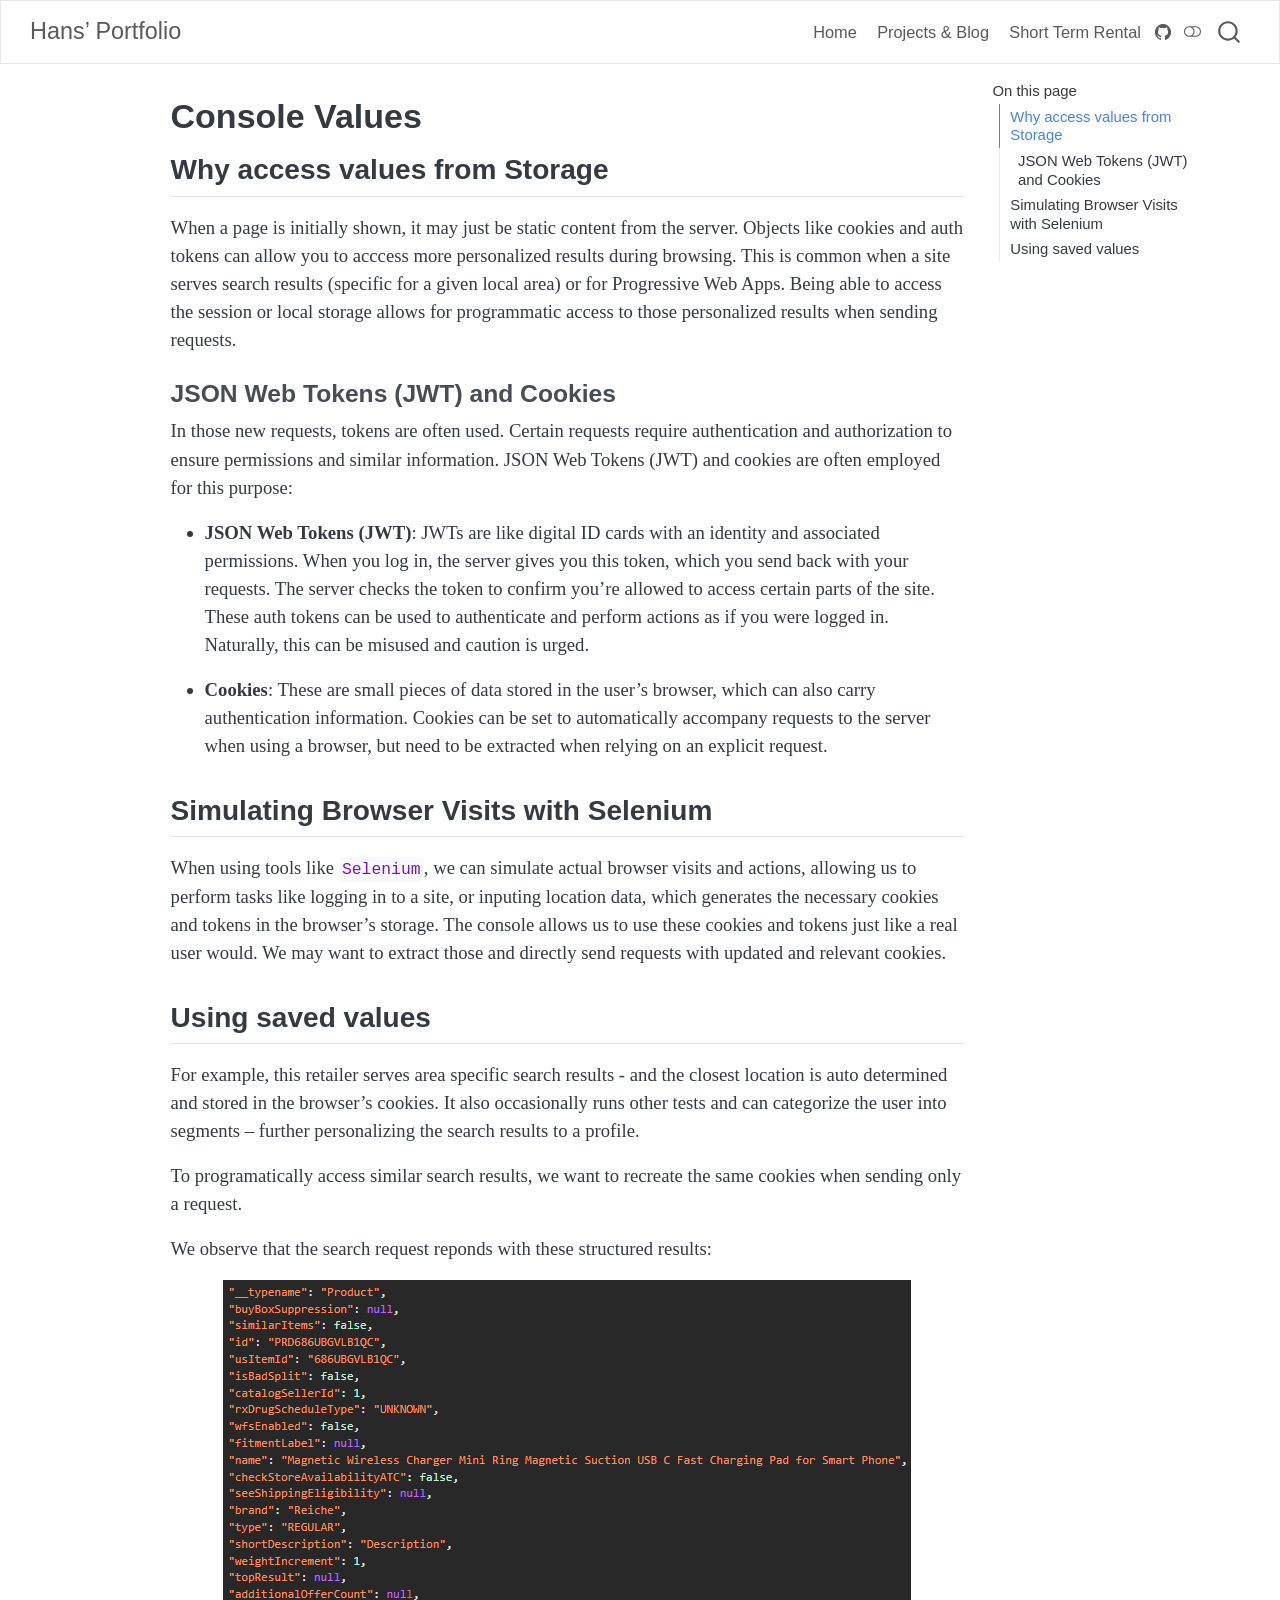
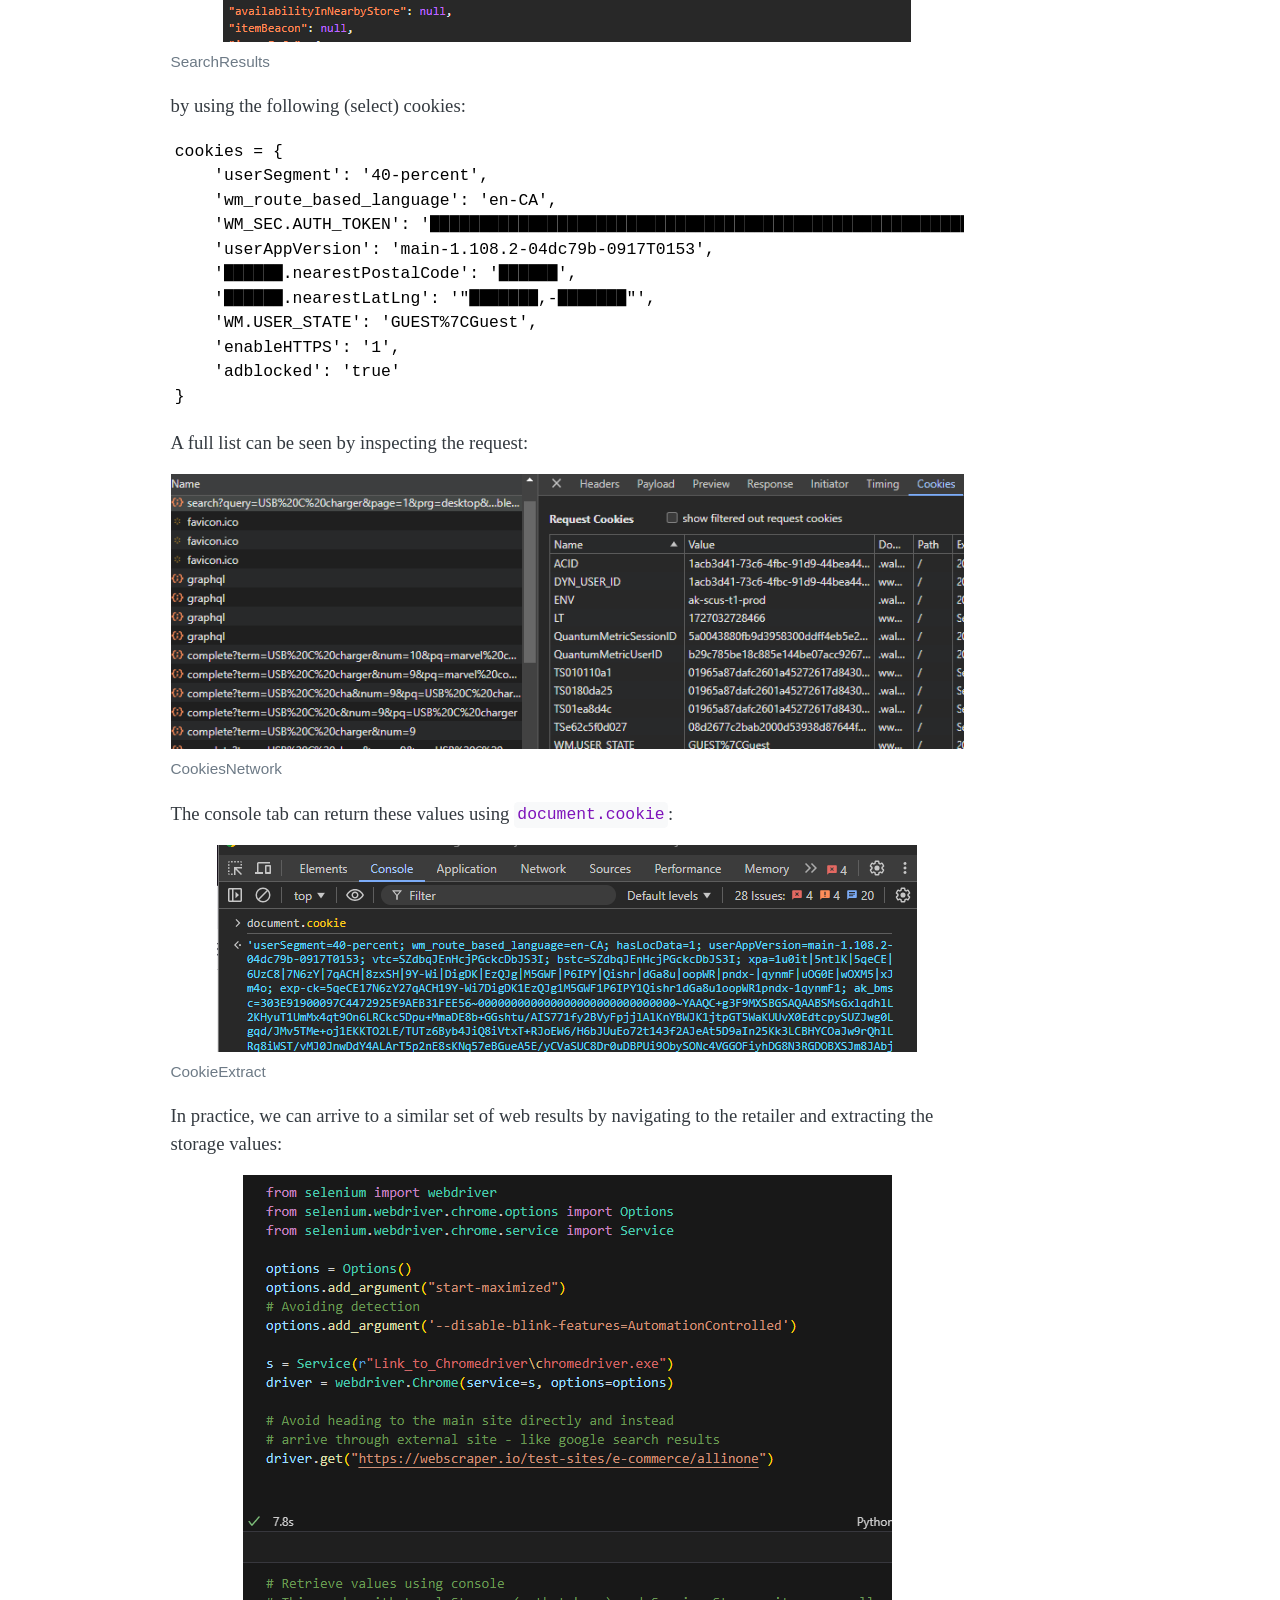
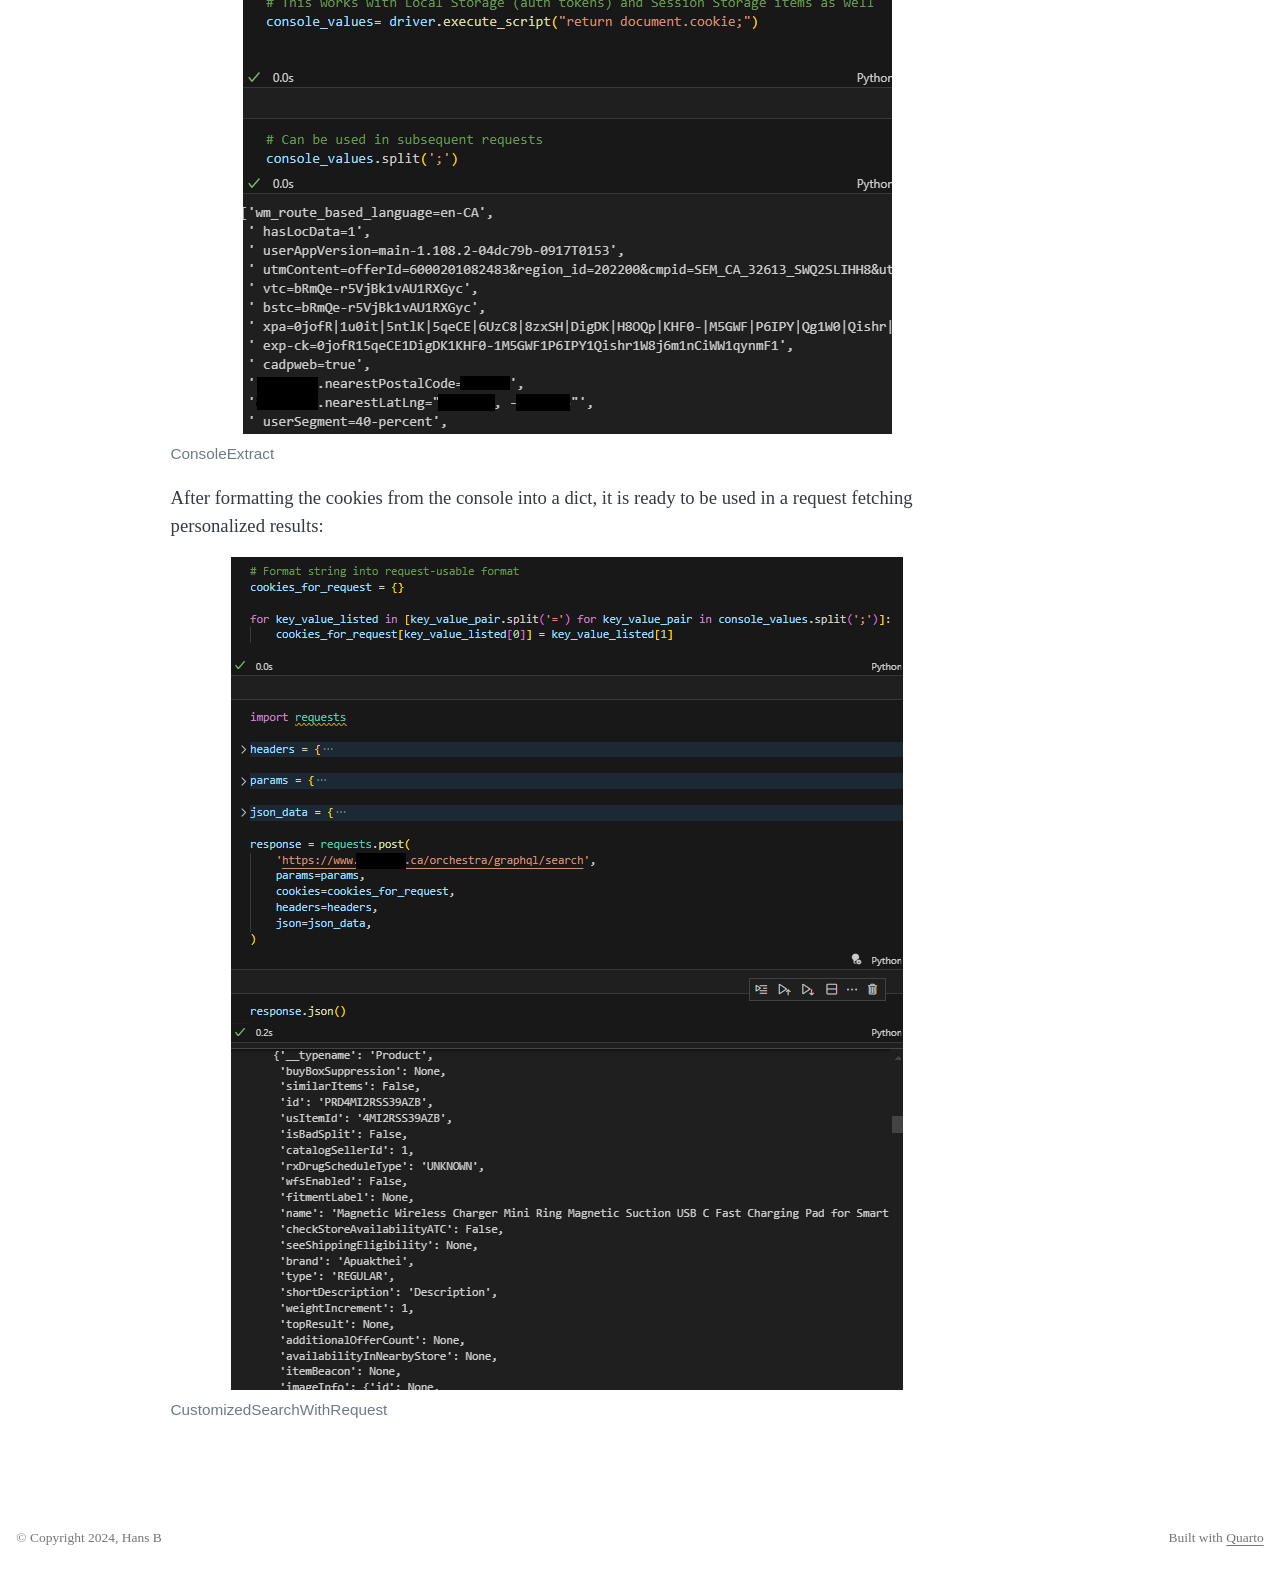
<file: docs/ConsoleValues.html>
<!DOCTYPE html>
<html xmlns="http://www.w3.org/1999/xhtml" lang="en" xml:lang="en"><head>

<meta charset="utf-8">
<meta name="generator" content="quarto-1.5.56">

<meta name="viewport" content="width=device-width, initial-scale=1.0, user-scalable=yes">


<title>Console Values – Hans’ Portfolio</title>
<style>
code{white-space: pre-wrap;}
span.smallcaps{font-variant: small-caps;}
div.columns{display: flex; gap: min(4vw, 1.5em);}
div.column{flex: auto; overflow-x: auto;}
div.hanging-indent{margin-left: 1.5em; text-indent: -1.5em;}
ul.task-list{list-style: none;}
ul.task-list li input[type="checkbox"] {
  width: 0.8em;
  margin: 0 0.8em 0.2em -1em; /* quarto-specific, see https://github.com/quarto-dev/quarto-cli/issues/4556 */ 
  vertical-align: middle;
}
</style>


<script src="site_libs/quarto-nav/quarto-nav.js"></script>
<script src="site_libs/quarto-nav/headroom.min.js"></script>
<script src="site_libs/clipboard/clipboard.min.js"></script>
<script src="site_libs/quarto-search/autocomplete.umd.js"></script>
<script src="site_libs/quarto-search/fuse.min.js"></script>
<script src="site_libs/quarto-search/quarto-search.js"></script>
<meta name="quarto:offset" content="./">
<script src="site_libs/quarto-html/quarto.js"></script>
<script src="site_libs/quarto-html/popper.min.js"></script>
<script src="site_libs/quarto-html/tippy.umd.min.js"></script>
<script src="site_libs/quarto-html/anchor.min.js"></script>
<link href="site_libs/quarto-html/tippy.css" rel="stylesheet">
<link href="site_libs/quarto-html/quarto-syntax-highlighting.css" rel="stylesheet" class="quarto-color-scheme" id="quarto-text-highlighting-styles">
<link href="site_libs/quarto-html/quarto-syntax-highlighting-dark.css" rel="prefetch" class="quarto-color-scheme quarto-color-alternate" id="quarto-text-highlighting-styles">
<script src="site_libs/bootstrap/bootstrap.min.js"></script>
<link href="site_libs/bootstrap/bootstrap-icons.css" rel="stylesheet">
<link href="site_libs/bootstrap/bootstrap.min.css" rel="stylesheet" class="quarto-color-scheme" id="quarto-bootstrap" data-mode="light">
<link href="site_libs/bootstrap/bootstrap-dark.min.css" rel="prefetch" class="quarto-color-scheme quarto-color-alternate" id="quarto-bootstrap" data-mode="dark">
<script src="site_libs/quarto-contrib/glightbox/glightbox.min.js"></script>
<link href="site_libs/quarto-contrib/glightbox/glightbox.min.css" rel="stylesheet">
<link href="site_libs/quarto-contrib/glightbox/lightbox.css" rel="stylesheet">
<script id="quarto-search-options" type="application/json">{
  "location": "navbar",
  "copy-button": false,
  "collapse-after": 3,
  "panel-placement": "end",
  "type": "overlay",
  "limit": 50,
  "keyboard-shortcut": [
    "f",
    "/",
    "s"
  ],
  "show-item-context": false,
  "language": {
    "search-no-results-text": "No results",
    "search-matching-documents-text": "matching documents",
    "search-copy-link-title": "Copy link to search",
    "search-hide-matches-text": "Hide additional matches",
    "search-more-match-text": "more match in this document",
    "search-more-matches-text": "more matches in this document",
    "search-clear-button-title": "Clear",
    "search-text-placeholder": "",
    "search-detached-cancel-button-title": "Cancel",
    "search-submit-button-title": "Submit",
    "search-label": "Search"
  }
}</script>


</head>

<body class="nav-fixed">

<div id="quarto-search-results"></div>
  <header id="quarto-header" class="headroom fixed-top">
    <nav class="navbar navbar-expand-lg " data-bs-theme="dark">
      <div class="navbar-container container-fluid">
      <div class="navbar-brand-container mx-auto">
    <a class="navbar-brand" href="./index.html">
    <span class="navbar-title">Hans’ Portfolio</span>
    </a>
  </div>
            <div id="quarto-search" class="" title="Search"></div>
          <button class="navbar-toggler" type="button" data-bs-toggle="collapse" data-bs-target="#navbarCollapse" aria-controls="navbarCollapse" role="menu" aria-expanded="false" aria-label="Toggle navigation" onclick="if (window.quartoToggleHeadroom) { window.quartoToggleHeadroom(); }">
  <span class="navbar-toggler-icon"></span>
</button>
          <div class="collapse navbar-collapse" id="navbarCollapse">
            <ul class="navbar-nav navbar-nav-scroll ms-auto">
  <li class="nav-item">
    <a class="nav-link" href="./index.html"> 
<span class="menu-text">Home</span></a>
  </li>  
  <li class="nav-item">
    <a class="nav-link" href="./projects.html"> 
<span class="menu-text">Projects &amp; Blog</span></a>
  </li>  
  <li class="nav-item">
    <a class="nav-link" href="./ST_Rental.html"> 
<span class="menu-text">Short Term Rental</span></a>
  </li>  
</ul>
          </div> <!-- /navcollapse -->
            <div class="quarto-navbar-tools">
    <a href="https://github.com/HDB-Q/AboutMe" title="" class="quarto-navigation-tool px-1" aria-label=""><i class="bi bi-github"></i></a>
  <a href="" class="quarto-color-scheme-toggle quarto-navigation-tool  px-1" onclick="window.quartoToggleColorScheme(); return false;" title="Toggle dark mode"><i class="bi"></i></a>
</div>
      </div> <!-- /container-fluid -->
    </nav>
</header>
<!-- content -->
<div id="quarto-content" class="quarto-container page-columns page-rows-contents page-layout-article page-navbar">
<!-- sidebar -->
<!-- margin-sidebar -->
    <div id="quarto-margin-sidebar" class="sidebar margin-sidebar">
        <nav id="TOC" role="doc-toc" class="toc-active">
    <h2 id="toc-title">On this page</h2>
   
  <ul>
  <li><a href="#why-access-values-from-storage" id="toc-why-access-values-from-storage" class="nav-link active" data-scroll-target="#why-access-values-from-storage">Why access values from Storage</a>
  <ul class="collapse">
  <li><a href="#json-web-tokens-jwt-and-cookies" id="toc-json-web-tokens-jwt-and-cookies" class="nav-link" data-scroll-target="#json-web-tokens-jwt-and-cookies">JSON Web Tokens (JWT) and Cookies</a></li>
  </ul></li>
  <li><a href="#simulating-browser-visits-with-selenium" id="toc-simulating-browser-visits-with-selenium" class="nav-link" data-scroll-target="#simulating-browser-visits-with-selenium">Simulating Browser Visits with Selenium</a></li>
  <li><a href="#using-saved-values" id="toc-using-saved-values" class="nav-link" data-scroll-target="#using-saved-values">Using saved values</a></li>
  </ul>
</nav>
    </div>
<!-- main -->
<main class="content" id="quarto-document-content">

<header id="title-block-header" class="quarto-title-block default">
<div class="quarto-title">
<h1 class="title">Console Values</h1>
</div>



<div class="quarto-title-meta">

    
  
    
  </div>
  


</header>


<section id="why-access-values-from-storage" class="level2">
<h2 class="anchored" data-anchor-id="why-access-values-from-storage">Why access values from Storage</h2>
<p>When a page is initially shown, it may just be static content from the server. Objects like cookies and auth tokens can allow you to acccess more personalized results during browsing. This is common when a site serves search results (specific for a given local area) or for Progressive Web Apps. Being able to access the session or local storage allows for programmatic access to those personalized results when sending requests.</p>
<section id="json-web-tokens-jwt-and-cookies" class="level3">
<h3 class="anchored" data-anchor-id="json-web-tokens-jwt-and-cookies">JSON Web Tokens (JWT) and Cookies</h3>
<p>In those new requests, tokens are often used. Certain requests require authentication and authorization to ensure permissions and similar information. JSON Web Tokens (JWT) and cookies are often employed for this purpose:</p>
<ul>
<li><p><b>JSON Web Tokens (JWT)</b>: JWTs are like digital ID cards with an identity and associated permissions. When you log in, the server gives you this token, which you send back with your requests. The server checks the token to confirm you’re allowed to access certain parts of the site. These auth tokens can be used to authenticate and perform actions as if you were logged in. Naturally, this can be misused and caution is urged.</p></li>
<li><p><b>Cookies</b>: These are small pieces of data stored in the user’s browser, which can also carry authentication information. Cookies can be set to automatically accompany requests to the server when using a browser, but need to be extracted when relying on an explicit request.</p></li>
</ul>
</section>
</section>
<section id="simulating-browser-visits-with-selenium" class="level2">
<h2 class="anchored" data-anchor-id="simulating-browser-visits-with-selenium">Simulating Browser Visits with Selenium</h2>
<p>When using tools like <code>Selenium</code>, we can simulate actual browser visits and actions, allowing us to perform tasks like logging in to a site, or inputing location data, which generates the necessary cookies and tokens in the browser’s storage. The console allows us to use these cookies and tokens just like a real user would. We may want to extract those and directly send requests with updated and relevant cookies.</p>
</section>
<section id="using-saved-values" class="level2">
<h2 class="anchored" data-anchor-id="using-saved-values">Using saved values</h2>
<p>For example, this retailer serves area specific search results - and the closest location is auto determined and stored in the browser’s cookies. It also occasionally runs other tests and can categorize the user into segments – further personalizing the search results to a profile.</p>
<p>To programatically access similar search results, we want to recreate the same cookies when sending only a request.</p>
<p>We observe that the search request reponds with these structured results:</p>
<div class="quarto-figure quarto-figure-center">
<figure class="figure">
<p><a href="img/WalmartSERP.png" class="lightbox" data-gallery="quarto-lightbox-gallery-1" title="SearchResults"><img src="img/WalmartSERP.png" class="img-fluid figure-img" alt="SearchResults"></a></p>
<figcaption>SearchResults</figcaption>
</figure>
</div>
<p>by using the following (select) cookies:</p>
<pre><code>cookies = {
    'userSegment': '40-percent',
    'wm_route_based_language': 'en-CA',
    'WM_SEC.AUTH_TOKEN': '██████████████████████████████████████████████████████████████████████████████',
    'userAppVersion': 'main-1.108.2-04dc79b-0917T0153',
    '██████.nearestPostalCode': '██████',
    '██████.nearestLatLng': '"███████,-███████"',
    'WM.USER_STATE': 'GUEST%7CGuest',
    'enableHTTPS': '1',
    'adblocked': 'true'
}</code></pre>
<p>A full list can be seen by inspecting the request:</p>
<div class="quarto-figure quarto-figure-center">
<figure class="figure">
<p><a href="img/NetworkCookies.png" class="lightbox" data-gallery="quarto-lightbox-gallery-2" title="CookiesNetwork"><img src="img/NetworkCookies.png" class="img-fluid figure-img" alt="CookiesNetwork"></a></p>
<figcaption>CookiesNetwork</figcaption>
</figure>
</div>
<p>The console tab can return these values using <code>document.cookie</code>:</p>
<div class="quarto-figure quarto-figure-center">
<figure class="figure">
<p><a href="img/CookieExtract.png" class="lightbox" data-gallery="quarto-lightbox-gallery-3" title="CookieExtract"><img src="img/CookieExtract.png" class="img-fluid figure-img" alt="CookieExtract"></a></p>
<figcaption>CookieExtract</figcaption>
</figure>
</div>
<p>In practice, we can arrive to a similar set of web results by navigating to the retailer and extracting the storage values:</p>
<div class="quarto-figure quarto-figure-center">
<figure class="figure">
<p><a href="img/Console_Extract.png" class="lightbox" data-gallery="quarto-lightbox-gallery-4" title="ConsoleExtract"><img src="img/Console_Extract.png" class="img-fluid figure-img" alt="ConsoleExtract"></a></p>
<figcaption>ConsoleExtract</figcaption>
</figure>
</div>
<p>After formatting the cookies from the console into a dict, it is ready to be used in a request fetching personalized results:</p>
<div class="quarto-figure quarto-figure-center">
<figure class="figure">
<p><a href="img/CustomizedSearchWithRequest.png" class="lightbox" data-gallery="quarto-lightbox-gallery-5" title="CustomizedSearchWithRequest"><img src="img/CustomizedSearchWithRequest.png" class="img-fluid figure-img" alt="CustomizedSearchWithRequest"></a></p>
<figcaption>CustomizedSearchWithRequest</figcaption>
</figure>
</div>


</section>

</main> <!-- /main -->
<script id="quarto-html-after-body" type="application/javascript">
window.document.addEventListener("DOMContentLoaded", function (event) {
  const toggleBodyColorMode = (bsSheetEl) => {
    const mode = bsSheetEl.getAttribute("data-mode");
    const bodyEl = window.document.querySelector("body");
    if (mode === "dark") {
      bodyEl.classList.add("quarto-dark");
      bodyEl.classList.remove("quarto-light");
    } else {
      bodyEl.classList.add("quarto-light");
      bodyEl.classList.remove("quarto-dark");
    }
  }
  const toggleBodyColorPrimary = () => {
    const bsSheetEl = window.document.querySelector("link#quarto-bootstrap");
    if (bsSheetEl) {
      toggleBodyColorMode(bsSheetEl);
    }
  }
  toggleBodyColorPrimary();  
  const disableStylesheet = (stylesheets) => {
    for (let i=0; i < stylesheets.length; i++) {
      const stylesheet = stylesheets[i];
      stylesheet.rel = 'prefetch';
    }
  }
  const enableStylesheet = (stylesheets) => {
    for (let i=0; i < stylesheets.length; i++) {
      const stylesheet = stylesheets[i];
      stylesheet.rel = 'stylesheet';
    }
  }
  const manageTransitions = (selector, allowTransitions) => {
    const els = window.document.querySelectorAll(selector);
    for (let i=0; i < els.length; i++) {
      const el = els[i];
      if (allowTransitions) {
        el.classList.remove('notransition');
      } else {
        el.classList.add('notransition');
      }
    }
  }
  const toggleGiscusIfUsed = (isAlternate, darkModeDefault) => {
    const baseTheme = document.querySelector('#giscus-base-theme')?.value ?? 'light';
    const alternateTheme = document.querySelector('#giscus-alt-theme')?.value ?? 'dark';
    let newTheme = '';
    if(darkModeDefault) {
      newTheme = isAlternate ? baseTheme : alternateTheme;
    } else {
      newTheme = isAlternate ? alternateTheme : baseTheme;
    }
    const changeGiscusTheme = () => {
      // From: https://github.com/giscus/giscus/issues/336
      const sendMessage = (message) => {
        const iframe = document.querySelector('iframe.giscus-frame');
        if (!iframe) return;
        iframe.contentWindow.postMessage({ giscus: message }, 'https://giscus.app');
      }
      sendMessage({
        setConfig: {
          theme: newTheme
        }
      });
    }
    const isGiscussLoaded = window.document.querySelector('iframe.giscus-frame') !== null;
    if (isGiscussLoaded) {
      changeGiscusTheme();
    }
  }
  const toggleColorMode = (alternate) => {
    // Switch the stylesheets
    const alternateStylesheets = window.document.querySelectorAll('link.quarto-color-scheme.quarto-color-alternate');
    manageTransitions('#quarto-margin-sidebar .nav-link', false);
    if (alternate) {
      enableStylesheet(alternateStylesheets);
      for (const sheetNode of alternateStylesheets) {
        if (sheetNode.id === "quarto-bootstrap") {
          toggleBodyColorMode(sheetNode);
        }
      }
    } else {
      disableStylesheet(alternateStylesheets);
      toggleBodyColorPrimary();
    }
    manageTransitions('#quarto-margin-sidebar .nav-link', true);
    // Switch the toggles
    const toggles = window.document.querySelectorAll('.quarto-color-scheme-toggle');
    for (let i=0; i < toggles.length; i++) {
      const toggle = toggles[i];
      if (toggle) {
        if (alternate) {
          toggle.classList.add("alternate");     
        } else {
          toggle.classList.remove("alternate");
        }
      }
    }
    // Hack to workaround the fact that safari doesn't
    // properly recolor the scrollbar when toggling (#1455)
    if (navigator.userAgent.indexOf('Safari') > 0 && navigator.userAgent.indexOf('Chrome') == -1) {
      manageTransitions("body", false);
      window.scrollTo(0, 1);
      setTimeout(() => {
        window.scrollTo(0, 0);
        manageTransitions("body", true);
      }, 40);  
    }
  }
  const isFileUrl = () => { 
    return window.location.protocol === 'file:';
  }
  const hasAlternateSentinel = () => {  
    let styleSentinel = getColorSchemeSentinel();
    if (styleSentinel !== null) {
      return styleSentinel === "alternate";
    } else {
      return false;
    }
  }
  const setStyleSentinel = (alternate) => {
    const value = alternate ? "alternate" : "default";
    if (!isFileUrl()) {
      window.localStorage.setItem("quarto-color-scheme", value);
    } else {
      localAlternateSentinel = value;
    }
  }
  const getColorSchemeSentinel = () => {
    if (!isFileUrl()) {
      const storageValue = window.localStorage.getItem("quarto-color-scheme");
      return storageValue != null ? storageValue : localAlternateSentinel;
    } else {
      return localAlternateSentinel;
    }
  }
  const darkModeDefault = false;
  let localAlternateSentinel = darkModeDefault ? 'alternate' : 'default';
  // Dark / light mode switch
  window.quartoToggleColorScheme = () => {
    // Read the current dark / light value 
    let toAlternate = !hasAlternateSentinel();
    toggleColorMode(toAlternate);
    setStyleSentinel(toAlternate);
    toggleGiscusIfUsed(toAlternate, darkModeDefault);
  };
  // Ensure there is a toggle, if there isn't float one in the top right
  if (window.document.querySelector('.quarto-color-scheme-toggle') === null) {
    const a = window.document.createElement('a');
    a.classList.add('top-right');
    a.classList.add('quarto-color-scheme-toggle');
    a.href = "";
    a.onclick = function() { try { window.quartoToggleColorScheme(); } catch {} return false; };
    const i = window.document.createElement("i");
    i.classList.add('bi');
    a.appendChild(i);
    window.document.body.appendChild(a);
  }
  // Switch to dark mode if need be
  if (hasAlternateSentinel()) {
    toggleColorMode(true);
  } else {
    toggleColorMode(false);
  }
  const icon = "";
  const anchorJS = new window.AnchorJS();
  anchorJS.options = {
    placement: 'right',
    icon: icon
  };
  anchorJS.add('.anchored');
  const isCodeAnnotation = (el) => {
    for (const clz of el.classList) {
      if (clz.startsWith('code-annotation-')) {                     
        return true;
      }
    }
    return false;
  }
  const onCopySuccess = function(e) {
    // button target
    const button = e.trigger;
    // don't keep focus
    button.blur();
    // flash "checked"
    button.classList.add('code-copy-button-checked');
    var currentTitle = button.getAttribute("title");
    button.setAttribute("title", "Copied!");
    let tooltip;
    if (window.bootstrap) {
      button.setAttribute("data-bs-toggle", "tooltip");
      button.setAttribute("data-bs-placement", "left");
      button.setAttribute("data-bs-title", "Copied!");
      tooltip = new bootstrap.Tooltip(button, 
        { trigger: "manual", 
          customClass: "code-copy-button-tooltip",
          offset: [0, -8]});
      tooltip.show();    
    }
    setTimeout(function() {
      if (tooltip) {
        tooltip.hide();
        button.removeAttribute("data-bs-title");
        button.removeAttribute("data-bs-toggle");
        button.removeAttribute("data-bs-placement");
      }
      button.setAttribute("title", currentTitle);
      button.classList.remove('code-copy-button-checked');
    }, 1000);
    // clear code selection
    e.clearSelection();
  }
  const getTextToCopy = function(trigger) {
      const codeEl = trigger.previousElementSibling.cloneNode(true);
      for (const childEl of codeEl.children) {
        if (isCodeAnnotation(childEl)) {
          childEl.remove();
        }
      }
      return codeEl.innerText;
  }
  const clipboard = new window.ClipboardJS('.code-copy-button:not([data-in-quarto-modal])', {
    text: getTextToCopy
  });
  clipboard.on('success', onCopySuccess);
  if (window.document.getElementById('quarto-embedded-source-code-modal')) {
    // For code content inside modals, clipBoardJS needs to be initialized with a container option
    // TODO: Check when it could be a function (https://github.com/zenorocha/clipboard.js/issues/860)
    const clipboardModal = new window.ClipboardJS('.code-copy-button[data-in-quarto-modal]', {
      text: getTextToCopy,
      container: window.document.getElementById('quarto-embedded-source-code-modal')
    });
    clipboardModal.on('success', onCopySuccess);
  }
    var localhostRegex = new RegExp(/^(?:http|https):\/\/localhost\:?[0-9]*\//);
    var mailtoRegex = new RegExp(/^mailto:/);
      var filterRegex = new RegExp('/' + window.location.host + '/');
    var isInternal = (href) => {
        return filterRegex.test(href) || localhostRegex.test(href) || mailtoRegex.test(href);
    }
    // Inspect non-navigation links and adorn them if external
 	var links = window.document.querySelectorAll('a[href]:not(.nav-link):not(.navbar-brand):not(.toc-action):not(.sidebar-link):not(.sidebar-item-toggle):not(.pagination-link):not(.no-external):not([aria-hidden]):not(.dropdown-item):not(.quarto-navigation-tool):not(.about-link)');
    for (var i=0; i<links.length; i++) {
      const link = links[i];
      if (!isInternal(link.href)) {
        // undo the damage that might have been done by quarto-nav.js in the case of
        // links that we want to consider external
        if (link.dataset.originalHref !== undefined) {
          link.href = link.dataset.originalHref;
        }
      }
    }
  function tippyHover(el, contentFn, onTriggerFn, onUntriggerFn) {
    const config = {
      allowHTML: true,
      maxWidth: 500,
      delay: 100,
      arrow: false,
      appendTo: function(el) {
          return el.parentElement;
      },
      interactive: true,
      interactiveBorder: 10,
      theme: 'quarto',
      placement: 'bottom-start',
    };
    if (contentFn) {
      config.content = contentFn;
    }
    if (onTriggerFn) {
      config.onTrigger = onTriggerFn;
    }
    if (onUntriggerFn) {
      config.onUntrigger = onUntriggerFn;
    }
    window.tippy(el, config); 
  }
  const noterefs = window.document.querySelectorAll('a[role="doc-noteref"]');
  for (var i=0; i<noterefs.length; i++) {
    const ref = noterefs[i];
    tippyHover(ref, function() {
      // use id or data attribute instead here
      let href = ref.getAttribute('data-footnote-href') || ref.getAttribute('href');
      try { href = new URL(href).hash; } catch {}
      const id = href.replace(/^#\/?/, "");
      const note = window.document.getElementById(id);
      if (note) {
        return note.innerHTML;
      } else {
        return "";
      }
    });
  }
  const xrefs = window.document.querySelectorAll('a.quarto-xref');
  const processXRef = (id, note) => {
    // Strip column container classes
    const stripColumnClz = (el) => {
      el.classList.remove("page-full", "page-columns");
      if (el.children) {
        for (const child of el.children) {
          stripColumnClz(child);
        }
      }
    }
    stripColumnClz(note)
    if (id === null || id.startsWith('sec-')) {
      // Special case sections, only their first couple elements
      const container = document.createElement("div");
      if (note.children && note.children.length > 2) {
        container.appendChild(note.children[0].cloneNode(true));
        for (let i = 1; i < note.children.length; i++) {
          const child = note.children[i];
          if (child.tagName === "P" && child.innerText === "") {
            continue;
          } else {
            container.appendChild(child.cloneNode(true));
            break;
          }
        }
        if (window.Quarto?.typesetMath) {
          window.Quarto.typesetMath(container);
        }
        return container.innerHTML
      } else {
        if (window.Quarto?.typesetMath) {
          window.Quarto.typesetMath(note);
        }
        return note.innerHTML;
      }
    } else {
      // Remove any anchor links if they are present
      const anchorLink = note.querySelector('a.anchorjs-link');
      if (anchorLink) {
        anchorLink.remove();
      }
      if (window.Quarto?.typesetMath) {
        window.Quarto.typesetMath(note);
      }
      // TODO in 1.5, we should make sure this works without a callout special case
      if (note.classList.contains("callout")) {
        return note.outerHTML;
      } else {
        return note.innerHTML;
      }
    }
  }
  for (var i=0; i<xrefs.length; i++) {
    const xref = xrefs[i];
    tippyHover(xref, undefined, function(instance) {
      instance.disable();
      let url = xref.getAttribute('href');
      let hash = undefined; 
      if (url.startsWith('#')) {
        hash = url;
      } else {
        try { hash = new URL(url).hash; } catch {}
      }
      if (hash) {
        const id = hash.replace(/^#\/?/, "");
        const note = window.document.getElementById(id);
        if (note !== null) {
          try {
            const html = processXRef(id, note.cloneNode(true));
            instance.setContent(html);
          } finally {
            instance.enable();
            instance.show();
          }
        } else {
          // See if we can fetch this
          fetch(url.split('#')[0])
          .then(res => res.text())
          .then(html => {
            const parser = new DOMParser();
            const htmlDoc = parser.parseFromString(html, "text/html");
            const note = htmlDoc.getElementById(id);
            if (note !== null) {
              const html = processXRef(id, note);
              instance.setContent(html);
            } 
          }).finally(() => {
            instance.enable();
            instance.show();
          });
        }
      } else {
        // See if we can fetch a full url (with no hash to target)
        // This is a special case and we should probably do some content thinning / targeting
        fetch(url)
        .then(res => res.text())
        .then(html => {
          const parser = new DOMParser();
          const htmlDoc = parser.parseFromString(html, "text/html");
          const note = htmlDoc.querySelector('main.content');
          if (note !== null) {
            // This should only happen for chapter cross references
            // (since there is no id in the URL)
            // remove the first header
            if (note.children.length > 0 && note.children[0].tagName === "HEADER") {
              note.children[0].remove();
            }
            const html = processXRef(null, note);
            instance.setContent(html);
          } 
        }).finally(() => {
          instance.enable();
          instance.show();
        });
      }
    }, function(instance) {
    });
  }
      let selectedAnnoteEl;
      const selectorForAnnotation = ( cell, annotation) => {
        let cellAttr = 'data-code-cell="' + cell + '"';
        let lineAttr = 'data-code-annotation="' +  annotation + '"';
        const selector = 'span[' + cellAttr + '][' + lineAttr + ']';
        return selector;
      }
      const selectCodeLines = (annoteEl) => {
        const doc = window.document;
        const targetCell = annoteEl.getAttribute("data-target-cell");
        const targetAnnotation = annoteEl.getAttribute("data-target-annotation");
        const annoteSpan = window.document.querySelector(selectorForAnnotation(targetCell, targetAnnotation));
        const lines = annoteSpan.getAttribute("data-code-lines").split(",");
        const lineIds = lines.map((line) => {
          return targetCell + "-" + line;
        })
        let top = null;
        let height = null;
        let parent = null;
        if (lineIds.length > 0) {
            //compute the position of the single el (top and bottom and make a div)
            const el = window.document.getElementById(lineIds[0]);
            top = el.offsetTop;
            height = el.offsetHeight;
            parent = el.parentElement.parentElement;
          if (lineIds.length > 1) {
            const lastEl = window.document.getElementById(lineIds[lineIds.length - 1]);
            const bottom = lastEl.offsetTop + lastEl.offsetHeight;
            height = bottom - top;
          }
          if (top !== null && height !== null && parent !== null) {
            // cook up a div (if necessary) and position it 
            let div = window.document.getElementById("code-annotation-line-highlight");
            if (div === null) {
              div = window.document.createElement("div");
              div.setAttribute("id", "code-annotation-line-highlight");
              div.style.position = 'absolute';
              parent.appendChild(div);
            }
            div.style.top = top - 2 + "px";
            div.style.height = height + 4 + "px";
            div.style.left = 0;
            let gutterDiv = window.document.getElementById("code-annotation-line-highlight-gutter");
            if (gutterDiv === null) {
              gutterDiv = window.document.createElement("div");
              gutterDiv.setAttribute("id", "code-annotation-line-highlight-gutter");
              gutterDiv.style.position = 'absolute';
              const codeCell = window.document.getElementById(targetCell);
              const gutter = codeCell.querySelector('.code-annotation-gutter');
              gutter.appendChild(gutterDiv);
            }
            gutterDiv.style.top = top - 2 + "px";
            gutterDiv.style.height = height + 4 + "px";
          }
          selectedAnnoteEl = annoteEl;
        }
      };
      const unselectCodeLines = () => {
        const elementsIds = ["code-annotation-line-highlight", "code-annotation-line-highlight-gutter"];
        elementsIds.forEach((elId) => {
          const div = window.document.getElementById(elId);
          if (div) {
            div.remove();
          }
        });
        selectedAnnoteEl = undefined;
      };
        // Handle positioning of the toggle
    window.addEventListener(
      "resize",
      throttle(() => {
        elRect = undefined;
        if (selectedAnnoteEl) {
          selectCodeLines(selectedAnnoteEl);
        }
      }, 10)
    );
    function throttle(fn, ms) {
    let throttle = false;
    let timer;
      return (...args) => {
        if(!throttle) { // first call gets through
            fn.apply(this, args);
            throttle = true;
        } else { // all the others get throttled
            if(timer) clearTimeout(timer); // cancel #2
            timer = setTimeout(() => {
              fn.apply(this, args);
              timer = throttle = false;
            }, ms);
        }
      };
    }
      // Attach click handler to the DT
      const annoteDls = window.document.querySelectorAll('dt[data-target-cell]');
      for (const annoteDlNode of annoteDls) {
        annoteDlNode.addEventListener('click', (event) => {
          const clickedEl = event.target;
          if (clickedEl !== selectedAnnoteEl) {
            unselectCodeLines();
            const activeEl = window.document.querySelector('dt[data-target-cell].code-annotation-active');
            if (activeEl) {
              activeEl.classList.remove('code-annotation-active');
            }
            selectCodeLines(clickedEl);
            clickedEl.classList.add('code-annotation-active');
          } else {
            // Unselect the line
            unselectCodeLines();
            clickedEl.classList.remove('code-annotation-active');
          }
        });
      }
  const findCites = (el) => {
    const parentEl = el.parentElement;
    if (parentEl) {
      const cites = parentEl.dataset.cites;
      if (cites) {
        return {
          el,
          cites: cites.split(' ')
        };
      } else {
        return findCites(el.parentElement)
      }
    } else {
      return undefined;
    }
  };
  var bibliorefs = window.document.querySelectorAll('a[role="doc-biblioref"]');
  for (var i=0; i<bibliorefs.length; i++) {
    const ref = bibliorefs[i];
    const citeInfo = findCites(ref);
    if (citeInfo) {
      tippyHover(citeInfo.el, function() {
        var popup = window.document.createElement('div');
        citeInfo.cites.forEach(function(cite) {
          var citeDiv = window.document.createElement('div');
          citeDiv.classList.add('hanging-indent');
          citeDiv.classList.add('csl-entry');
          var biblioDiv = window.document.getElementById('ref-' + cite);
          if (biblioDiv) {
            citeDiv.innerHTML = biblioDiv.innerHTML;
          }
          popup.appendChild(citeDiv);
        });
        return popup.innerHTML;
      });
    }
  }
});
</script>
</div> <!-- /content -->
<footer class="footer">
  <div class="nav-footer">
    <div class="nav-footer-left">
<p>© Copyright 2024, Hans B</p>
</div>   
    <div class="nav-footer-center">
      &nbsp;
    </div>
    <div class="nav-footer-right">
<p>Built with <a href="https://quarto.org/">Quarto</a></p>
</div>
  </div>
</footer>
<script>var lightboxQuarto = GLightbox({"openEffect":"zoom","closeEffect":"zoom","loop":false,"descPosition":"bottom","selector":".lightbox"});
(function() {
  let previousOnload = window.onload;
  window.onload = () => {
    if (previousOnload) {
      previousOnload();
    }
    lightboxQuarto.on('slide_before_load', (data) => {
      const { slideIndex, slideNode, slideConfig, player, trigger } = data;
      const href = trigger.getAttribute('href');
      if (href !== null) {
        const imgEl = window.document.querySelector(`a[href="${href}"] img`);
        if (imgEl !== null) {
          const srcAttr = imgEl.getAttribute("src");
          if (srcAttr && srcAttr.startsWith("data:")) {
            slideConfig.href = srcAttr;
          }
        }
      } 
    });
  
    lightboxQuarto.on('slide_after_load', (data) => {
      const { slideIndex, slideNode, slideConfig, player, trigger } = data;
      if (window.Quarto?.typesetMath) {
        window.Quarto.typesetMath(slideNode);
      }
    });
  
  };
  
})();
          </script>




</body></html>
</file>
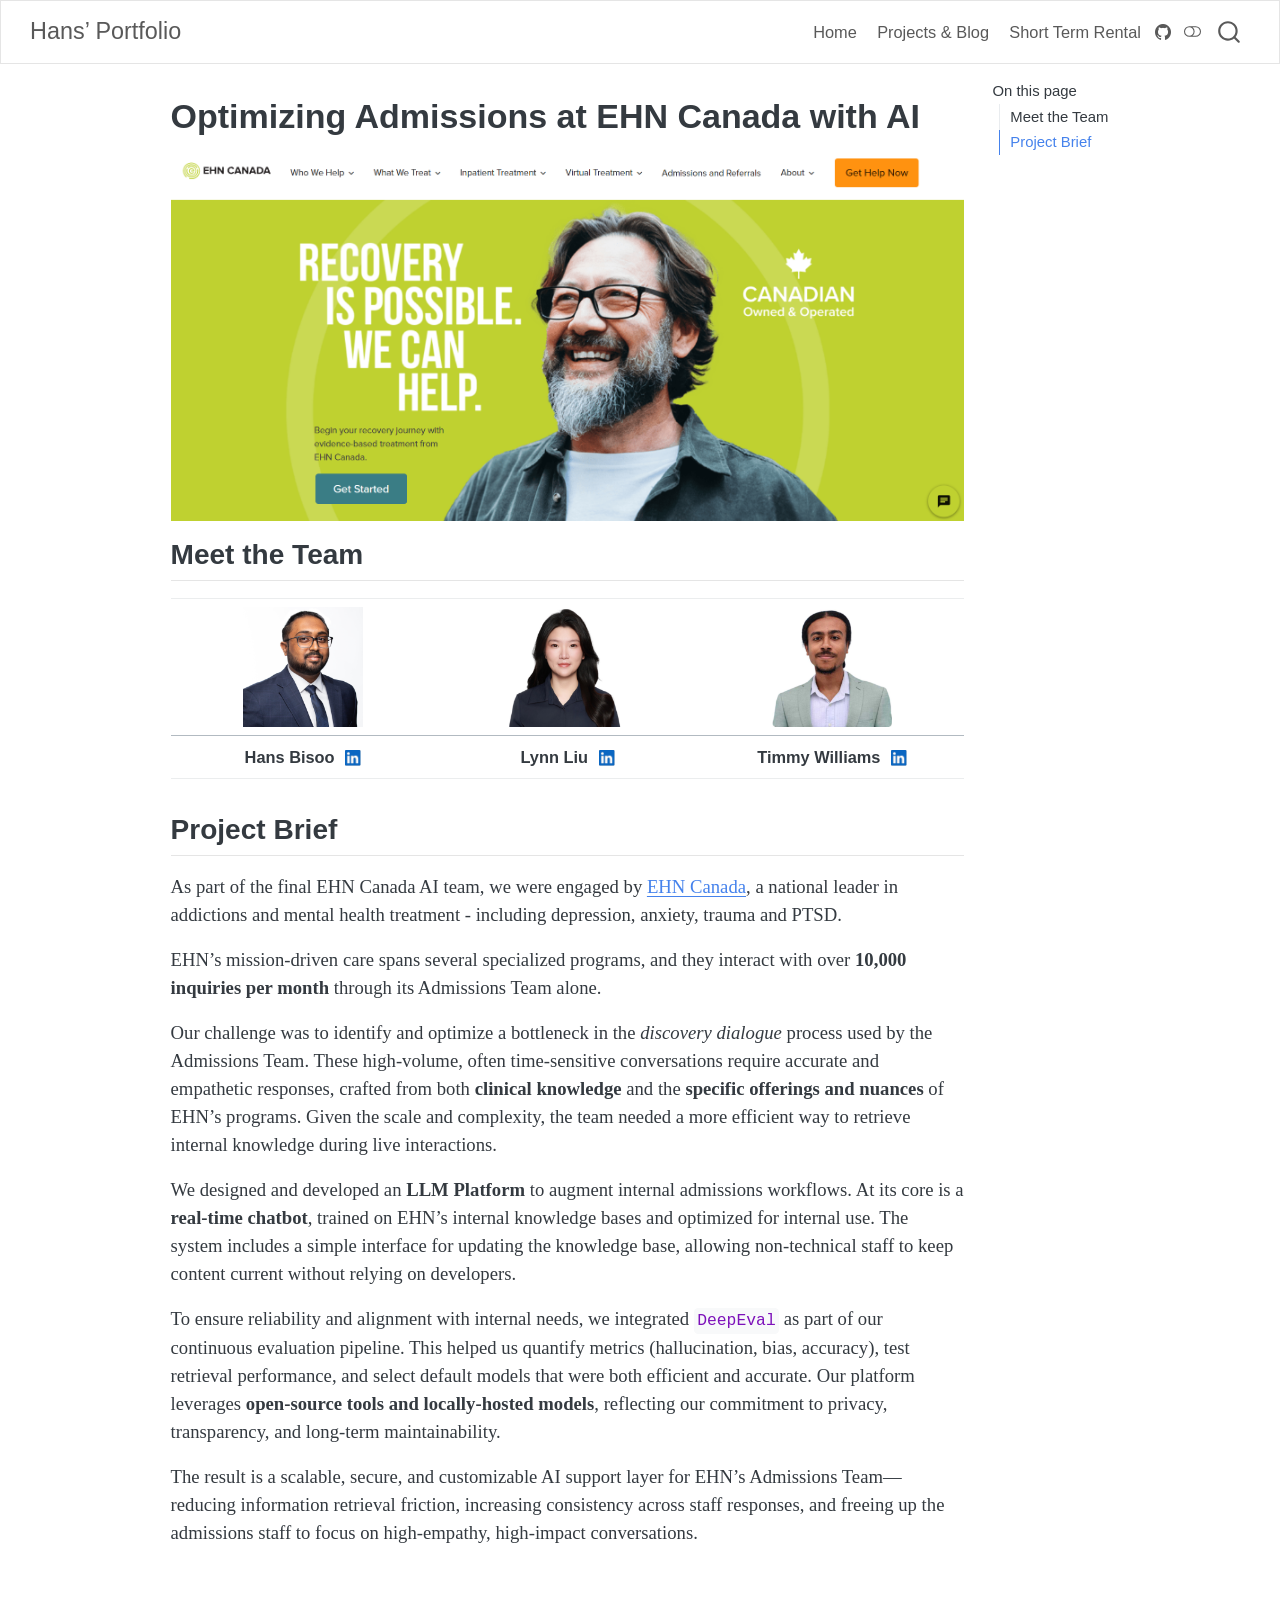
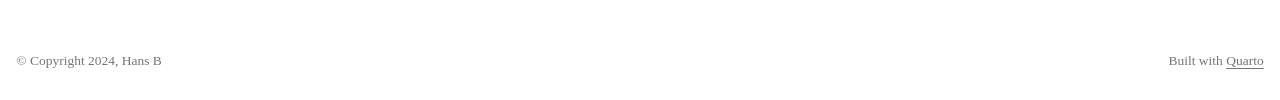
<file: docs/EHN_Project.html>
<!DOCTYPE html>
<html xmlns="http://www.w3.org/1999/xhtml" lang="en" xml:lang="en"><head>

<meta charset="utf-8">
<meta name="generator" content="quarto-1.5.56">

<meta name="viewport" content="width=device-width, initial-scale=1.0, user-scalable=yes">


<title>Optimizing Admissions at EHN Canada with AI – Hans’ Portfolio</title>
<style>
code{white-space: pre-wrap;}
span.smallcaps{font-variant: small-caps;}
div.columns{display: flex; gap: min(4vw, 1.5em);}
div.column{flex: auto; overflow-x: auto;}
div.hanging-indent{margin-left: 1.5em; text-indent: -1.5em;}
ul.task-list{list-style: none;}
ul.task-list li input[type="checkbox"] {
  width: 0.8em;
  margin: 0 0.8em 0.2em -1em; /* quarto-specific, see https://github.com/quarto-dev/quarto-cli/issues/4556 */ 
  vertical-align: middle;
}
</style>


<script src="site_libs/quarto-nav/quarto-nav.js"></script>
<script src="site_libs/quarto-nav/headroom.min.js"></script>
<script src="site_libs/clipboard/clipboard.min.js"></script>
<script src="site_libs/quarto-search/autocomplete.umd.js"></script>
<script src="site_libs/quarto-search/fuse.min.js"></script>
<script src="site_libs/quarto-search/quarto-search.js"></script>
<meta name="quarto:offset" content="./">
<script src="site_libs/quarto-html/quarto.js"></script>
<script src="site_libs/quarto-html/popper.min.js"></script>
<script src="site_libs/quarto-html/tippy.umd.min.js"></script>
<script src="site_libs/quarto-html/anchor.min.js"></script>
<link href="site_libs/quarto-html/tippy.css" rel="stylesheet">
<link href="site_libs/quarto-html/quarto-syntax-highlighting.css" rel="stylesheet" class="quarto-color-scheme" id="quarto-text-highlighting-styles">
<link href="site_libs/quarto-html/quarto-syntax-highlighting-dark.css" rel="prefetch" class="quarto-color-scheme quarto-color-alternate" id="quarto-text-highlighting-styles">
<script src="site_libs/bootstrap/bootstrap.min.js"></script>
<link href="site_libs/bootstrap/bootstrap-icons.css" rel="stylesheet">
<link href="site_libs/bootstrap/bootstrap.min.css" rel="stylesheet" class="quarto-color-scheme" id="quarto-bootstrap" data-mode="light">
<link href="site_libs/bootstrap/bootstrap-dark.min.css" rel="prefetch" class="quarto-color-scheme quarto-color-alternate" id="quarto-bootstrap" data-mode="dark">
<script src="site_libs/quarto-contrib/glightbox/glightbox.min.js"></script>
<link href="site_libs/quarto-contrib/glightbox/glightbox.min.css" rel="stylesheet">
<link href="site_libs/quarto-contrib/glightbox/lightbox.css" rel="stylesheet">
<script id="quarto-search-options" type="application/json">{
  "location": "navbar",
  "copy-button": false,
  "collapse-after": 3,
  "panel-placement": "end",
  "type": "overlay",
  "limit": 50,
  "keyboard-shortcut": [
    "f",
    "/",
    "s"
  ],
  "show-item-context": false,
  "language": {
    "search-no-results-text": "No results",
    "search-matching-documents-text": "matching documents",
    "search-copy-link-title": "Copy link to search",
    "search-hide-matches-text": "Hide additional matches",
    "search-more-match-text": "more match in this document",
    "search-more-matches-text": "more matches in this document",
    "search-clear-button-title": "Clear",
    "search-text-placeholder": "",
    "search-detached-cancel-button-title": "Cancel",
    "search-submit-button-title": "Submit",
    "search-label": "Search"
  }
}</script>


</head>

<body class="nav-fixed">

<div id="quarto-search-results"></div>
  <header id="quarto-header" class="headroom fixed-top">
    <nav class="navbar navbar-expand-lg " data-bs-theme="dark">
      <div class="navbar-container container-fluid">
      <div class="navbar-brand-container mx-auto">
    <a class="navbar-brand" href="./index.html">
    <span class="navbar-title">Hans’ Portfolio</span>
    </a>
  </div>
            <div id="quarto-search" class="" title="Search"></div>
          <button class="navbar-toggler" type="button" data-bs-toggle="collapse" data-bs-target="#navbarCollapse" aria-controls="navbarCollapse" role="menu" aria-expanded="false" aria-label="Toggle navigation" onclick="if (window.quartoToggleHeadroom) { window.quartoToggleHeadroom(); }">
  <span class="navbar-toggler-icon"></span>
</button>
          <div class="collapse navbar-collapse" id="navbarCollapse">
            <ul class="navbar-nav navbar-nav-scroll ms-auto">
  <li class="nav-item">
    <a class="nav-link" href="./index.html"> 
<span class="menu-text">Home</span></a>
  </li>  
  <li class="nav-item">
    <a class="nav-link" href="./projects.html"> 
<span class="menu-text">Projects &amp; Blog</span></a>
  </li>  
  <li class="nav-item">
    <a class="nav-link" href="./ST_Rental.html"> 
<span class="menu-text">Short Term Rental</span></a>
  </li>  
</ul>
          </div> <!-- /navcollapse -->
            <div class="quarto-navbar-tools">
    <a href="https://github.com/HDB-Q/AboutMe" title="" class="quarto-navigation-tool px-1" aria-label=""><i class="bi bi-github"></i></a>
  <a href="" class="quarto-color-scheme-toggle quarto-navigation-tool  px-1" onclick="window.quartoToggleColorScheme(); return false;" title="Toggle dark mode"><i class="bi"></i></a>
</div>
      </div> <!-- /container-fluid -->
    </nav>
</header>
<!-- content -->
<div id="quarto-content" class="quarto-container page-columns page-rows-contents page-layout-article page-navbar">
<!-- sidebar -->
<!-- margin-sidebar -->
    <div id="quarto-margin-sidebar" class="sidebar margin-sidebar">
        <nav id="TOC" role="doc-toc" class="toc-active">
    <h2 id="toc-title">On this page</h2>
   
  <ul>
  <li><a href="#meet-the-team" id="toc-meet-the-team" class="nav-link active" data-scroll-target="#meet-the-team">Meet the Team</a></li>
  <li><a href="#project-brief" id="toc-project-brief" class="nav-link" data-scroll-target="#project-brief">Project Brief</a></li>
  </ul>
</nav>
    </div>
<!-- main -->
<main class="content" id="quarto-document-content">

<header id="title-block-header" class="quarto-title-block default">
<div class="quarto-title">
<h1 class="title">Optimizing Admissions at EHN Canada with AI</h1>
</div>



<div class="quarto-title-meta">

    
  
    
  </div>
  


</header>


<p><a href="img/EHN_Banner.png" class="lightbox" data-gallery="quarto-lightbox-gallery-1"><img src="img/EHN_Banner.png" class="img-fluid"></a></p>
<section id="meet-the-team" class="level2">
<h2 class="anchored" data-anchor-id="meet-the-team">Meet the Team</h2>
<table class="caption-top table">
<colgroup>
<col style="width: 33%">
<col style="width: 33%">
<col style="width: 33%">
</colgroup>
<thead>
<tr class="header">
<th style="text-align: center;"><img src="img/hans.png" width="120"></th>
<th style="text-align: center;"><img src="img/lynn_crop.png" width="120"></th>
<th style="text-align: center;"><img src="img/tim.png" width="120"></th>
</tr>
</thead>
<tbody>
<tr class="odd">
<td style="text-align: center;"><strong>Hans Bisoo</strong> <a href="https://linkedin.com/in/hans-dilchand"><img src="img/linkedin.PNG" width="16" style="margin-left:6px;"></a></td>
<td style="text-align: center;"><strong>Lynn Liu</strong> <a href="https://linkedin.com/in/yixuan-lynn-liu"><img src="img/linkedin.PNG" width="16" style="margin-left:6px;"></a></td>
<td style="text-align: center;"><strong>Timmy Williams</strong> <a href="https://linkedin.com/in/i-am-timothy-williams"><img src="img/linkedin.PNG" width="16" style="margin-left:6px;"></a></td>
</tr>
</tbody>
</table>
</section>
<section id="project-brief" class="level2">
<h2 class="anchored" data-anchor-id="project-brief">Project Brief</h2>
<p>As part of the final EHN Canada AI team, we were engaged by <a href="https://www.edgewoodhealthnetwork.com">EHN Canada</a>, a national leader in addictions and mental health treatment - including depression, anxiety, trauma and PTSD.</p>
<p>EHN’s mission-driven care spans several specialized programs, and they interact with over <strong>10,000 inquiries per month</strong> through its Admissions Team alone.</p>
<p>Our challenge was to identify and optimize a bottleneck in the <em>discovery dialogue</em> process used by the Admissions Team. These high-volume, often time-sensitive conversations require accurate and empathetic responses, crafted from both <strong>clinical knowledge</strong> and the <strong>specific offerings and nuances</strong> of EHN’s programs. Given the scale and complexity, the team needed a more efficient way to retrieve internal knowledge during live interactions.</p>
<p>We designed and developed an <strong>LLM Platform</strong> to augment internal admissions workflows. At its core is a <strong>real-time chatbot</strong>, trained on EHN’s internal knowledge bases and optimized for internal use. The system includes a simple interface for updating the knowledge base, allowing non-technical staff to keep content current without relying on developers.</p>
<p>To ensure reliability and alignment with internal needs, we integrated <code>DeepEval</code> as part of our continuous evaluation pipeline. This helped us quantify metrics (hallucination, bias, accuracy), test retrieval performance, and select default models that were both efficient and accurate. Our platform leverages <strong>open-source tools and locally-hosted models</strong>, reflecting our commitment to privacy, transparency, and long-term maintainability.</p>
<p>The result is a scalable, secure, and customizable AI support layer for EHN’s Admissions Team—reducing information retrieval friction, increasing consistency across staff responses, and freeing up the admissions staff to focus on high-empathy, high-impact conversations.</p>


</section>

</main> <!-- /main -->
<script id="quarto-html-after-body" type="application/javascript">
window.document.addEventListener("DOMContentLoaded", function (event) {
  const toggleBodyColorMode = (bsSheetEl) => {
    const mode = bsSheetEl.getAttribute("data-mode");
    const bodyEl = window.document.querySelector("body");
    if (mode === "dark") {
      bodyEl.classList.add("quarto-dark");
      bodyEl.classList.remove("quarto-light");
    } else {
      bodyEl.classList.add("quarto-light");
      bodyEl.classList.remove("quarto-dark");
    }
  }
  const toggleBodyColorPrimary = () => {
    const bsSheetEl = window.document.querySelector("link#quarto-bootstrap");
    if (bsSheetEl) {
      toggleBodyColorMode(bsSheetEl);
    }
  }
  toggleBodyColorPrimary();  
  const disableStylesheet = (stylesheets) => {
    for (let i=0; i < stylesheets.length; i++) {
      const stylesheet = stylesheets[i];
      stylesheet.rel = 'prefetch';
    }
  }
  const enableStylesheet = (stylesheets) => {
    for (let i=0; i < stylesheets.length; i++) {
      const stylesheet = stylesheets[i];
      stylesheet.rel = 'stylesheet';
    }
  }
  const manageTransitions = (selector, allowTransitions) => {
    const els = window.document.querySelectorAll(selector);
    for (let i=0; i < els.length; i++) {
      const el = els[i];
      if (allowTransitions) {
        el.classList.remove('notransition');
      } else {
        el.classList.add('notransition');
      }
    }
  }
  const toggleGiscusIfUsed = (isAlternate, darkModeDefault) => {
    const baseTheme = document.querySelector('#giscus-base-theme')?.value ?? 'light';
    const alternateTheme = document.querySelector('#giscus-alt-theme')?.value ?? 'dark';
    let newTheme = '';
    if(darkModeDefault) {
      newTheme = isAlternate ? baseTheme : alternateTheme;
    } else {
      newTheme = isAlternate ? alternateTheme : baseTheme;
    }
    const changeGiscusTheme = () => {
      // From: https://github.com/giscus/giscus/issues/336
      const sendMessage = (message) => {
        const iframe = document.querySelector('iframe.giscus-frame');
        if (!iframe) return;
        iframe.contentWindow.postMessage({ giscus: message }, 'https://giscus.app');
      }
      sendMessage({
        setConfig: {
          theme: newTheme
        }
      });
    }
    const isGiscussLoaded = window.document.querySelector('iframe.giscus-frame') !== null;
    if (isGiscussLoaded) {
      changeGiscusTheme();
    }
  }
  const toggleColorMode = (alternate) => {
    // Switch the stylesheets
    const alternateStylesheets = window.document.querySelectorAll('link.quarto-color-scheme.quarto-color-alternate');
    manageTransitions('#quarto-margin-sidebar .nav-link', false);
    if (alternate) {
      enableStylesheet(alternateStylesheets);
      for (const sheetNode of alternateStylesheets) {
        if (sheetNode.id === "quarto-bootstrap") {
          toggleBodyColorMode(sheetNode);
        }
      }
    } else {
      disableStylesheet(alternateStylesheets);
      toggleBodyColorPrimary();
    }
    manageTransitions('#quarto-margin-sidebar .nav-link', true);
    // Switch the toggles
    const toggles = window.document.querySelectorAll('.quarto-color-scheme-toggle');
    for (let i=0; i < toggles.length; i++) {
      const toggle = toggles[i];
      if (toggle) {
        if (alternate) {
          toggle.classList.add("alternate");     
        } else {
          toggle.classList.remove("alternate");
        }
      }
    }
    // Hack to workaround the fact that safari doesn't
    // properly recolor the scrollbar when toggling (#1455)
    if (navigator.userAgent.indexOf('Safari') > 0 && navigator.userAgent.indexOf('Chrome') == -1) {
      manageTransitions("body", false);
      window.scrollTo(0, 1);
      setTimeout(() => {
        window.scrollTo(0, 0);
        manageTransitions("body", true);
      }, 40);  
    }
  }
  const isFileUrl = () => { 
    return window.location.protocol === 'file:';
  }
  const hasAlternateSentinel = () => {  
    let styleSentinel = getColorSchemeSentinel();
    if (styleSentinel !== null) {
      return styleSentinel === "alternate";
    } else {
      return false;
    }
  }
  const setStyleSentinel = (alternate) => {
    const value = alternate ? "alternate" : "default";
    if (!isFileUrl()) {
      window.localStorage.setItem("quarto-color-scheme", value);
    } else {
      localAlternateSentinel = value;
    }
  }
  const getColorSchemeSentinel = () => {
    if (!isFileUrl()) {
      const storageValue = window.localStorage.getItem("quarto-color-scheme");
      return storageValue != null ? storageValue : localAlternateSentinel;
    } else {
      return localAlternateSentinel;
    }
  }
  const darkModeDefault = false;
  let localAlternateSentinel = darkModeDefault ? 'alternate' : 'default';
  // Dark / light mode switch
  window.quartoToggleColorScheme = () => {
    // Read the current dark / light value 
    let toAlternate = !hasAlternateSentinel();
    toggleColorMode(toAlternate);
    setStyleSentinel(toAlternate);
    toggleGiscusIfUsed(toAlternate, darkModeDefault);
  };
  // Ensure there is a toggle, if there isn't float one in the top right
  if (window.document.querySelector('.quarto-color-scheme-toggle') === null) {
    const a = window.document.createElement('a');
    a.classList.add('top-right');
    a.classList.add('quarto-color-scheme-toggle');
    a.href = "";
    a.onclick = function() { try { window.quartoToggleColorScheme(); } catch {} return false; };
    const i = window.document.createElement("i");
    i.classList.add('bi');
    a.appendChild(i);
    window.document.body.appendChild(a);
  }
  // Switch to dark mode if need be
  if (hasAlternateSentinel()) {
    toggleColorMode(true);
  } else {
    toggleColorMode(false);
  }
  const icon = "";
  const anchorJS = new window.AnchorJS();
  anchorJS.options = {
    placement: 'right',
    icon: icon
  };
  anchorJS.add('.anchored');
  const isCodeAnnotation = (el) => {
    for (const clz of el.classList) {
      if (clz.startsWith('code-annotation-')) {                     
        return true;
      }
    }
    return false;
  }
  const onCopySuccess = function(e) {
    // button target
    const button = e.trigger;
    // don't keep focus
    button.blur();
    // flash "checked"
    button.classList.add('code-copy-button-checked');
    var currentTitle = button.getAttribute("title");
    button.setAttribute("title", "Copied!");
    let tooltip;
    if (window.bootstrap) {
      button.setAttribute("data-bs-toggle", "tooltip");
      button.setAttribute("data-bs-placement", "left");
      button.setAttribute("data-bs-title", "Copied!");
      tooltip = new bootstrap.Tooltip(button, 
        { trigger: "manual", 
          customClass: "code-copy-button-tooltip",
          offset: [0, -8]});
      tooltip.show();    
    }
    setTimeout(function() {
      if (tooltip) {
        tooltip.hide();
        button.removeAttribute("data-bs-title");
        button.removeAttribute("data-bs-toggle");
        button.removeAttribute("data-bs-placement");
      }
      button.setAttribute("title", currentTitle);
      button.classList.remove('code-copy-button-checked');
    }, 1000);
    // clear code selection
    e.clearSelection();
  }
  const getTextToCopy = function(trigger) {
      const codeEl = trigger.previousElementSibling.cloneNode(true);
      for (const childEl of codeEl.children) {
        if (isCodeAnnotation(childEl)) {
          childEl.remove();
        }
      }
      return codeEl.innerText;
  }
  const clipboard = new window.ClipboardJS('.code-copy-button:not([data-in-quarto-modal])', {
    text: getTextToCopy
  });
  clipboard.on('success', onCopySuccess);
  if (window.document.getElementById('quarto-embedded-source-code-modal')) {
    // For code content inside modals, clipBoardJS needs to be initialized with a container option
    // TODO: Check when it could be a function (https://github.com/zenorocha/clipboard.js/issues/860)
    const clipboardModal = new window.ClipboardJS('.code-copy-button[data-in-quarto-modal]', {
      text: getTextToCopy,
      container: window.document.getElementById('quarto-embedded-source-code-modal')
    });
    clipboardModal.on('success', onCopySuccess);
  }
    var localhostRegex = new RegExp(/^(?:http|https):\/\/localhost\:?[0-9]*\//);
    var mailtoRegex = new RegExp(/^mailto:/);
      var filterRegex = new RegExp('/' + window.location.host + '/');
    var isInternal = (href) => {
        return filterRegex.test(href) || localhostRegex.test(href) || mailtoRegex.test(href);
    }
    // Inspect non-navigation links and adorn them if external
 	var links = window.document.querySelectorAll('a[href]:not(.nav-link):not(.navbar-brand):not(.toc-action):not(.sidebar-link):not(.sidebar-item-toggle):not(.pagination-link):not(.no-external):not([aria-hidden]):not(.dropdown-item):not(.quarto-navigation-tool):not(.about-link)');
    for (var i=0; i<links.length; i++) {
      const link = links[i];
      if (!isInternal(link.href)) {
        // undo the damage that might have been done by quarto-nav.js in the case of
        // links that we want to consider external
        if (link.dataset.originalHref !== undefined) {
          link.href = link.dataset.originalHref;
        }
      }
    }
  function tippyHover(el, contentFn, onTriggerFn, onUntriggerFn) {
    const config = {
      allowHTML: true,
      maxWidth: 500,
      delay: 100,
      arrow: false,
      appendTo: function(el) {
          return el.parentElement;
      },
      interactive: true,
      interactiveBorder: 10,
      theme: 'quarto',
      placement: 'bottom-start',
    };
    if (contentFn) {
      config.content = contentFn;
    }
    if (onTriggerFn) {
      config.onTrigger = onTriggerFn;
    }
    if (onUntriggerFn) {
      config.onUntrigger = onUntriggerFn;
    }
    window.tippy(el, config); 
  }
  const noterefs = window.document.querySelectorAll('a[role="doc-noteref"]');
  for (var i=0; i<noterefs.length; i++) {
    const ref = noterefs[i];
    tippyHover(ref, function() {
      // use id or data attribute instead here
      let href = ref.getAttribute('data-footnote-href') || ref.getAttribute('href');
      try { href = new URL(href).hash; } catch {}
      const id = href.replace(/^#\/?/, "");
      const note = window.document.getElementById(id);
      if (note) {
        return note.innerHTML;
      } else {
        return "";
      }
    });
  }
  const xrefs = window.document.querySelectorAll('a.quarto-xref');
  const processXRef = (id, note) => {
    // Strip column container classes
    const stripColumnClz = (el) => {
      el.classList.remove("page-full", "page-columns");
      if (el.children) {
        for (const child of el.children) {
          stripColumnClz(child);
        }
      }
    }
    stripColumnClz(note)
    if (id === null || id.startsWith('sec-')) {
      // Special case sections, only their first couple elements
      const container = document.createElement("div");
      if (note.children && note.children.length > 2) {
        container.appendChild(note.children[0].cloneNode(true));
        for (let i = 1; i < note.children.length; i++) {
          const child = note.children[i];
          if (child.tagName === "P" && child.innerText === "") {
            continue;
          } else {
            container.appendChild(child.cloneNode(true));
            break;
          }
        }
        if (window.Quarto?.typesetMath) {
          window.Quarto.typesetMath(container);
        }
        return container.innerHTML
      } else {
        if (window.Quarto?.typesetMath) {
          window.Quarto.typesetMath(note);
        }
        return note.innerHTML;
      }
    } else {
      // Remove any anchor links if they are present
      const anchorLink = note.querySelector('a.anchorjs-link');
      if (anchorLink) {
        anchorLink.remove();
      }
      if (window.Quarto?.typesetMath) {
        window.Quarto.typesetMath(note);
      }
      // TODO in 1.5, we should make sure this works without a callout special case
      if (note.classList.contains("callout")) {
        return note.outerHTML;
      } else {
        return note.innerHTML;
      }
    }
  }
  for (var i=0; i<xrefs.length; i++) {
    const xref = xrefs[i];
    tippyHover(xref, undefined, function(instance) {
      instance.disable();
      let url = xref.getAttribute('href');
      let hash = undefined; 
      if (url.startsWith('#')) {
        hash = url;
      } else {
        try { hash = new URL(url).hash; } catch {}
      }
      if (hash) {
        const id = hash.replace(/^#\/?/, "");
        const note = window.document.getElementById(id);
        if (note !== null) {
          try {
            const html = processXRef(id, note.cloneNode(true));
            instance.setContent(html);
          } finally {
            instance.enable();
            instance.show();
          }
        } else {
          // See if we can fetch this
          fetch(url.split('#')[0])
          .then(res => res.text())
          .then(html => {
            const parser = new DOMParser();
            const htmlDoc = parser.parseFromString(html, "text/html");
            const note = htmlDoc.getElementById(id);
            if (note !== null) {
              const html = processXRef(id, note);
              instance.setContent(html);
            } 
          }).finally(() => {
            instance.enable();
            instance.show();
          });
        }
      } else {
        // See if we can fetch a full url (with no hash to target)
        // This is a special case and we should probably do some content thinning / targeting
        fetch(url)
        .then(res => res.text())
        .then(html => {
          const parser = new DOMParser();
          const htmlDoc = parser.parseFromString(html, "text/html");
          const note = htmlDoc.querySelector('main.content');
          if (note !== null) {
            // This should only happen for chapter cross references
            // (since there is no id in the URL)
            // remove the first header
            if (note.children.length > 0 && note.children[0].tagName === "HEADER") {
              note.children[0].remove();
            }
            const html = processXRef(null, note);
            instance.setContent(html);
          } 
        }).finally(() => {
          instance.enable();
          instance.show();
        });
      }
    }, function(instance) {
    });
  }
      let selectedAnnoteEl;
      const selectorForAnnotation = ( cell, annotation) => {
        let cellAttr = 'data-code-cell="' + cell + '"';
        let lineAttr = 'data-code-annotation="' +  annotation + '"';
        const selector = 'span[' + cellAttr + '][' + lineAttr + ']';
        return selector;
      }
      const selectCodeLines = (annoteEl) => {
        const doc = window.document;
        const targetCell = annoteEl.getAttribute("data-target-cell");
        const targetAnnotation = annoteEl.getAttribute("data-target-annotation");
        const annoteSpan = window.document.querySelector(selectorForAnnotation(targetCell, targetAnnotation));
        const lines = annoteSpan.getAttribute("data-code-lines").split(",");
        const lineIds = lines.map((line) => {
          return targetCell + "-" + line;
        })
        let top = null;
        let height = null;
        let parent = null;
        if (lineIds.length > 0) {
            //compute the position of the single el (top and bottom and make a div)
            const el = window.document.getElementById(lineIds[0]);
            top = el.offsetTop;
            height = el.offsetHeight;
            parent = el.parentElement.parentElement;
          if (lineIds.length > 1) {
            const lastEl = window.document.getElementById(lineIds[lineIds.length - 1]);
            const bottom = lastEl.offsetTop + lastEl.offsetHeight;
            height = bottom - top;
          }
          if (top !== null && height !== null && parent !== null) {
            // cook up a div (if necessary) and position it 
            let div = window.document.getElementById("code-annotation-line-highlight");
            if (div === null) {
              div = window.document.createElement("div");
              div.setAttribute("id", "code-annotation-line-highlight");
              div.style.position = 'absolute';
              parent.appendChild(div);
            }
            div.style.top = top - 2 + "px";
            div.style.height = height + 4 + "px";
            div.style.left = 0;
            let gutterDiv = window.document.getElementById("code-annotation-line-highlight-gutter");
            if (gutterDiv === null) {
              gutterDiv = window.document.createElement("div");
              gutterDiv.setAttribute("id", "code-annotation-line-highlight-gutter");
              gutterDiv.style.position = 'absolute';
              const codeCell = window.document.getElementById(targetCell);
              const gutter = codeCell.querySelector('.code-annotation-gutter');
              gutter.appendChild(gutterDiv);
            }
            gutterDiv.style.top = top - 2 + "px";
            gutterDiv.style.height = height + 4 + "px";
          }
          selectedAnnoteEl = annoteEl;
        }
      };
      const unselectCodeLines = () => {
        const elementsIds = ["code-annotation-line-highlight", "code-annotation-line-highlight-gutter"];
        elementsIds.forEach((elId) => {
          const div = window.document.getElementById(elId);
          if (div) {
            div.remove();
          }
        });
        selectedAnnoteEl = undefined;
      };
        // Handle positioning of the toggle
    window.addEventListener(
      "resize",
      throttle(() => {
        elRect = undefined;
        if (selectedAnnoteEl) {
          selectCodeLines(selectedAnnoteEl);
        }
      }, 10)
    );
    function throttle(fn, ms) {
    let throttle = false;
    let timer;
      return (...args) => {
        if(!throttle) { // first call gets through
            fn.apply(this, args);
            throttle = true;
        } else { // all the others get throttled
            if(timer) clearTimeout(timer); // cancel #2
            timer = setTimeout(() => {
              fn.apply(this, args);
              timer = throttle = false;
            }, ms);
        }
      };
    }
      // Attach click handler to the DT
      const annoteDls = window.document.querySelectorAll('dt[data-target-cell]');
      for (const annoteDlNode of annoteDls) {
        annoteDlNode.addEventListener('click', (event) => {
          const clickedEl = event.target;
          if (clickedEl !== selectedAnnoteEl) {
            unselectCodeLines();
            const activeEl = window.document.querySelector('dt[data-target-cell].code-annotation-active');
            if (activeEl) {
              activeEl.classList.remove('code-annotation-active');
            }
            selectCodeLines(clickedEl);
            clickedEl.classList.add('code-annotation-active');
          } else {
            // Unselect the line
            unselectCodeLines();
            clickedEl.classList.remove('code-annotation-active');
          }
        });
      }
  const findCites = (el) => {
    const parentEl = el.parentElement;
    if (parentEl) {
      const cites = parentEl.dataset.cites;
      if (cites) {
        return {
          el,
          cites: cites.split(' ')
        };
      } else {
        return findCites(el.parentElement)
      }
    } else {
      return undefined;
    }
  };
  var bibliorefs = window.document.querySelectorAll('a[role="doc-biblioref"]');
  for (var i=0; i<bibliorefs.length; i++) {
    const ref = bibliorefs[i];
    const citeInfo = findCites(ref);
    if (citeInfo) {
      tippyHover(citeInfo.el, function() {
        var popup = window.document.createElement('div');
        citeInfo.cites.forEach(function(cite) {
          var citeDiv = window.document.createElement('div');
          citeDiv.classList.add('hanging-indent');
          citeDiv.classList.add('csl-entry');
          var biblioDiv = window.document.getElementById('ref-' + cite);
          if (biblioDiv) {
            citeDiv.innerHTML = biblioDiv.innerHTML;
          }
          popup.appendChild(citeDiv);
        });
        return popup.innerHTML;
      });
    }
  }
});
</script>
</div> <!-- /content -->
<footer class="footer">
  <div class="nav-footer">
    <div class="nav-footer-left">
<p>© Copyright 2024, Hans B</p>
</div>   
    <div class="nav-footer-center">
      &nbsp;
    </div>
    <div class="nav-footer-right">
<p>Built with <a href="https://quarto.org/">Quarto</a></p>
</div>
  </div>
</footer>
<script>var lightboxQuarto = GLightbox({"closeEffect":"zoom","loop":false,"descPosition":"bottom","openEffect":"zoom","selector":".lightbox"});
(function() {
  let previousOnload = window.onload;
  window.onload = () => {
    if (previousOnload) {
      previousOnload();
    }
    lightboxQuarto.on('slide_before_load', (data) => {
      const { slideIndex, slideNode, slideConfig, player, trigger } = data;
      const href = trigger.getAttribute('href');
      if (href !== null) {
        const imgEl = window.document.querySelector(`a[href="${href}"] img`);
        if (imgEl !== null) {
          const srcAttr = imgEl.getAttribute("src");
          if (srcAttr && srcAttr.startsWith("data:")) {
            slideConfig.href = srcAttr;
          }
        }
      } 
    });
  
    lightboxQuarto.on('slide_after_load', (data) => {
      const { slideIndex, slideNode, slideConfig, player, trigger } = data;
      if (window.Quarto?.typesetMath) {
        window.Quarto.typesetMath(slideNode);
      }
    });
  
  };
  
})();
          </script>




</body></html>
</file>
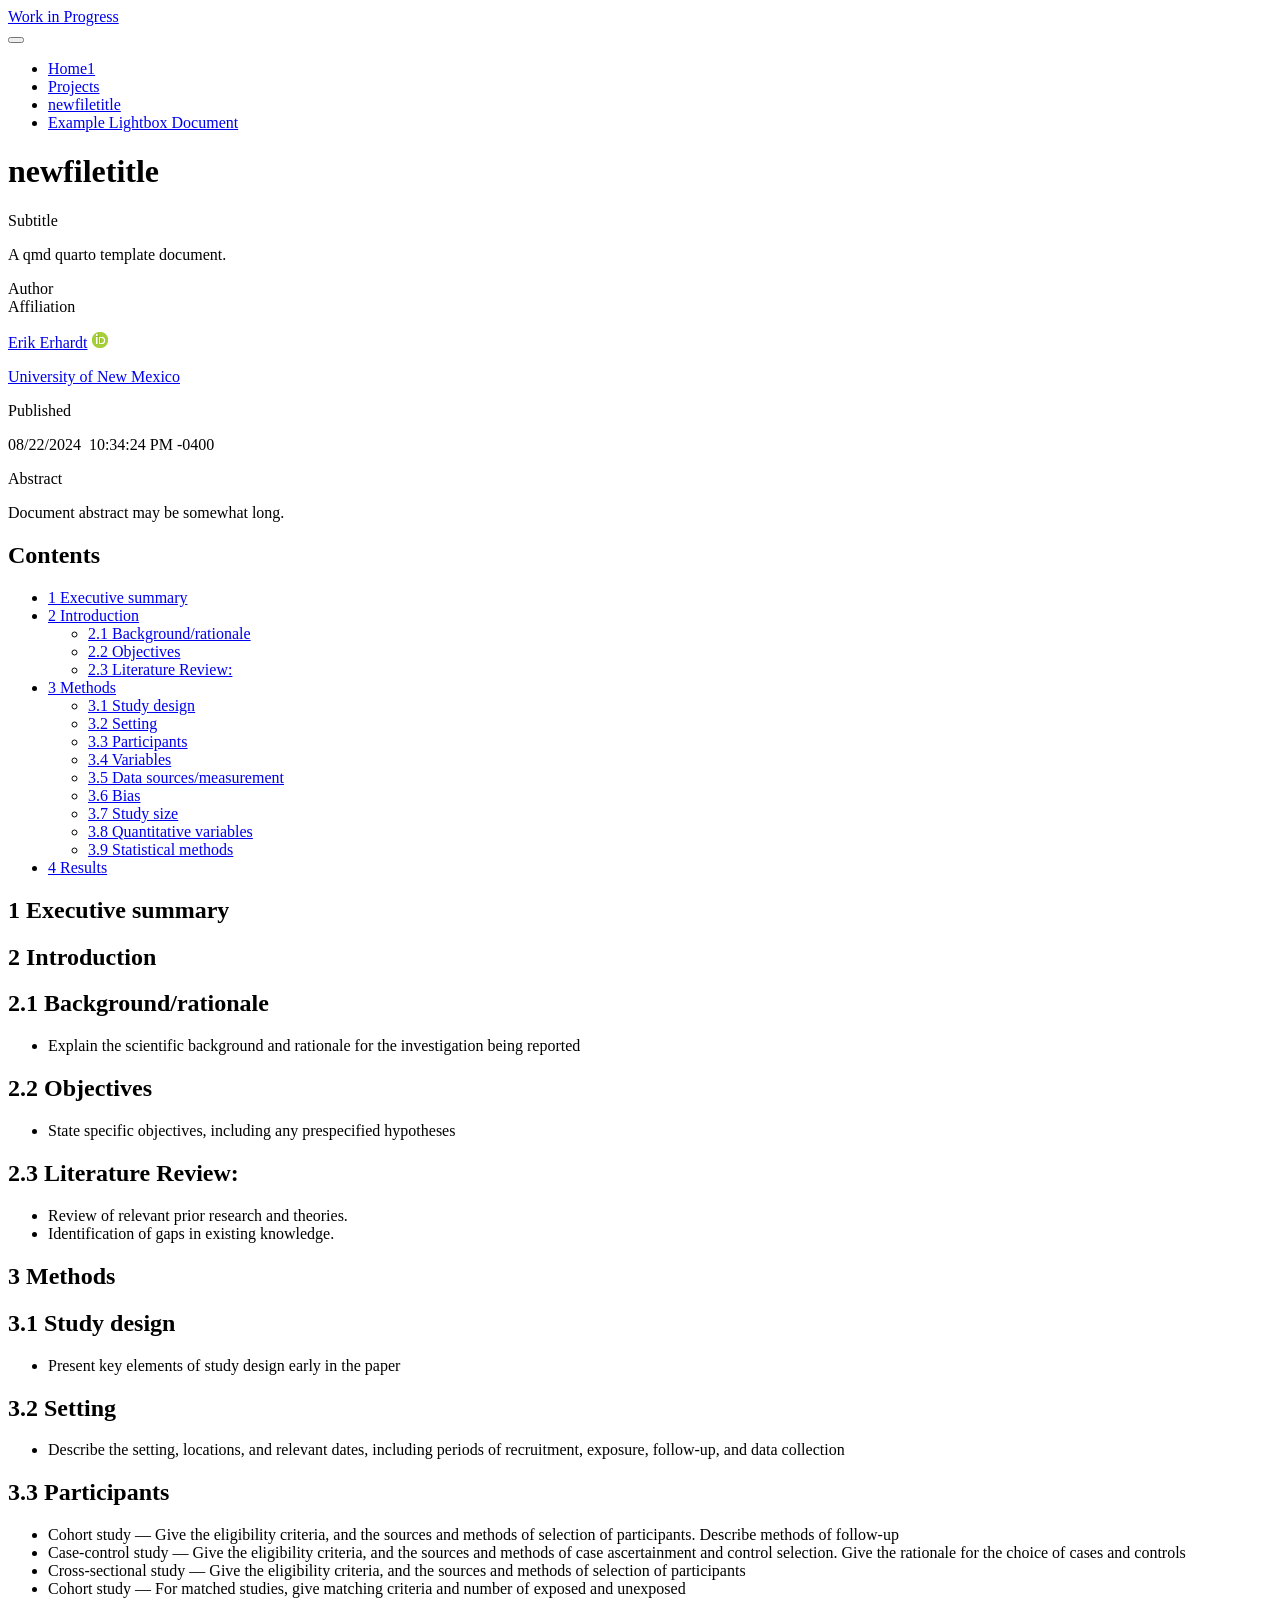
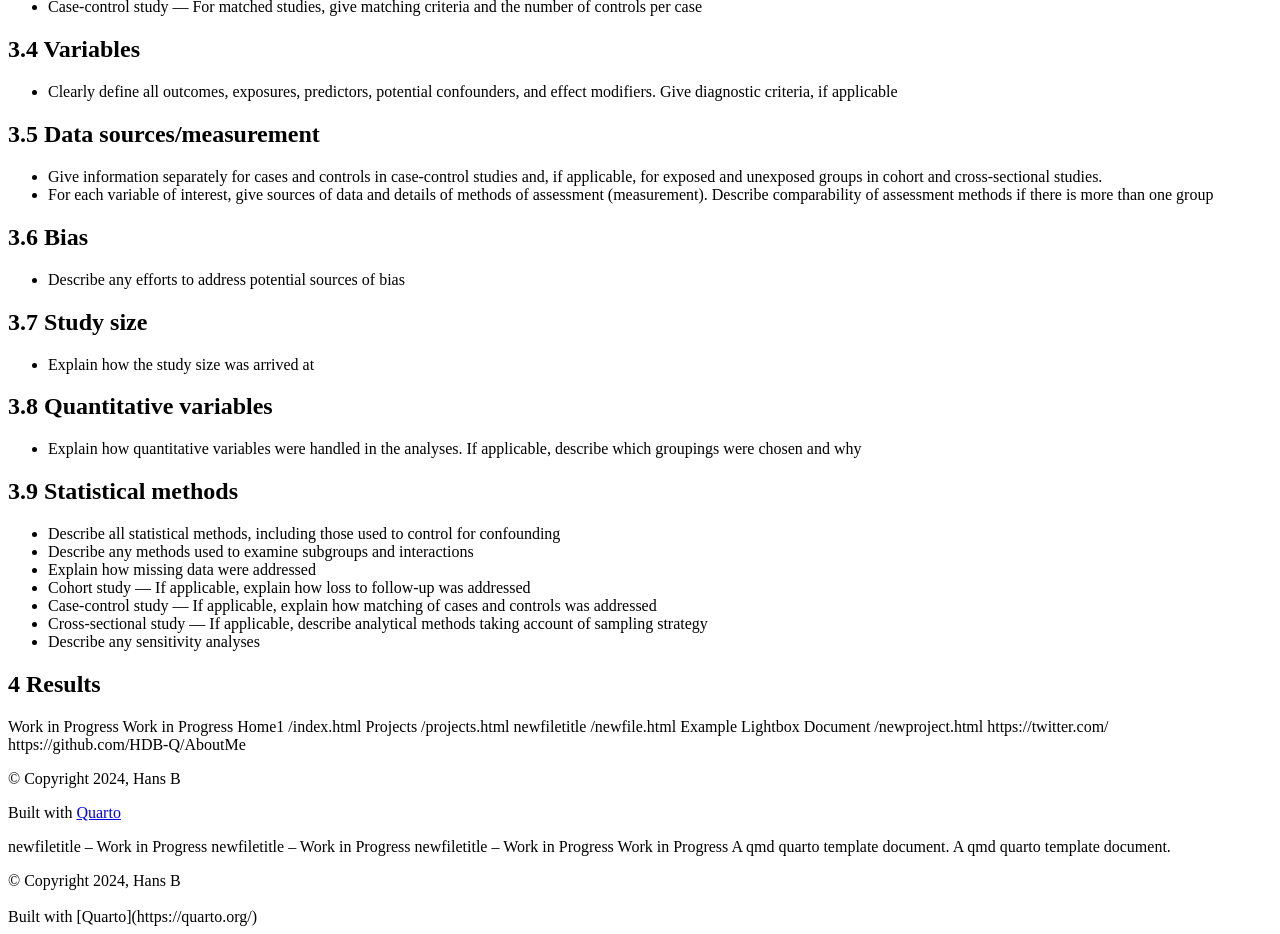
<file: docs/newfile.html>
<!DOCTYPE html>
<html xmlns="http://www.w3.org/1999/xhtml" lang="en" xml:lang="en">

<head>

<meta charset="utf-8" />
<meta name="generator" content="quarto-1.5.56" />

<meta name="viewport" content="width=device-width, initial-scale=1.0, user-scalable=yes" />

<meta name="author" content="Erik Erhardt" />
<meta name="description" content="A qmd quarto template document." />

<title>newfiletitle – Work in Progress</title>
<style>
code{white-space: pre-wrap;}
span.smallcaps{font-variant: small-caps;}
div.columns{display: flex; gap: min(4vw, 1.5em);}
div.column{flex: auto; overflow-x: auto;}
div.hanging-indent{margin-left: 1.5em; text-indent: -1.5em;}
ul.task-list{list-style: none;}
ul.task-list li input[type="checkbox"] {
  width: 0.8em;
  margin: 0 0.8em 0.2em -1em; /* quarto-specific, see https://github.com/quarto-dev/quarto-cli/issues/4556 */ 
  vertical-align: middle;
}
</style>

<!-- htmldependencies:E3FAD763 -->
<script id="quarto-search-options" type="application/json">{
  "location": "navbar",
  "copy-button": false,
  "collapse-after": 3,
  "panel-placement": "end",
  "type": "overlay",
  "limit": 50,
  "keyboard-shortcut": [
    "f",
    "/",
    "s"
  ],
  "show-item-context": false,
  "language": {
    "search-no-results-text": "No results",
    "search-matching-documents-text": "matching documents",
    "search-copy-link-title": "Copy link to search",
    "search-hide-matches-text": "Hide additional matches",
    "search-more-match-text": "more match in this document",
    "search-more-matches-text": "more matches in this document",
    "search-clear-button-title": "Clear",
    "search-text-placeholder": "",
    "search-detached-cancel-button-title": "Cancel",
    "search-submit-button-title": "Submit",
    "search-label": "Search"
  }
}</script>
<link href="site_libs/pagedtable-1.1/css/pagedtable.css" rel="stylesheet" />
<script src="site_libs/pagedtable-1.1/js/pagedtable.js"></script>


</head>

<body>

<div id="quarto-search-results"></div>
  <header id="quarto-header" class="headroom fixed-top">
    <nav class="navbar navbar-expand-lg " data-bs-theme="dark">
      <div class="navbar-container container-fluid">
      <div class="navbar-brand-container mx-auto">
    <a class="navbar-brand" href="/index.html">
    <span class="navbar-title">Work in Progress</span>
    </a>
  </div>
            <div id="quarto-search" class="" title="Search"></div>
          <button class="navbar-toggler" type="button" data-bs-toggle="collapse" data-bs-target="#navbarCollapse"
  aria-controls="navbarCollapse" role="menu" aria-expanded="false" aria-label="Toggle navigation"
  onclick="if (window.quartoToggleHeadroom) { window.quartoToggleHeadroom(); }">
  <span class="navbar-toggler-icon"></span>
</button>
          <div class="collapse navbar-collapse" id="navbarCollapse">
            <ul class="navbar-nav navbar-nav-scroll me-auto">
  <li class="nav-item">
    <a class="nav-link" href="/index.html"> 
<span class="menu-text">Home1</span></a>
  </li>  
  <li class="nav-item">
    <a class="nav-link" href="/projects.html"> 
<span class="menu-text">Projects</span></a>
  </li>  
  <li class="nav-item">
    <a class="nav-link" href="/newfile.html"> 
<span class="menu-text">newfiletitle</span></a>
  </li>  
  <li class="nav-item">
    <a class="nav-link" href="/newproject.html"> 
<span class="menu-text">Example Lightbox Document</span></a>
  </li>  
</ul>
          </div> <!-- /navcollapse -->
            <div class="quarto-navbar-tools">
    <a href="https://twitter.com/"  title="" class="quarto-navigation-tool px-1" aria-label=""><i class="bi bi-twitter"></i></a>
    <a href="https://github.com/HDB-Q/AboutMe"  title="" class="quarto-navigation-tool px-1" aria-label=""><i class="bi bi-github"></i></a>
</div>
      </div> <!-- /container-fluid -->
    </nav>
</header>
<!-- content -->
<div id="quarto-content" class="quarto-container page-columns page-rows-contents page-layout-full page-navbar">
<!-- sidebar -->
<!-- margin-sidebar -->
    <div id="quarto-margin-sidebar" class="sidebar margin-sidebar">
    </div>
<!-- main -->
<main class="content" id="quarto-document-content">

<header id="title-block-header" class="quarto-title-block default">
<div class="quarto-title">
<h1 class="title">newfiletitle</h1>
<p class="subtitle lead">Subtitle</p>
</div>

<div>
  <div class="description">
    <p>A qmd quarto template document.</p>
  </div>
</div>

<div class="quarto-title-meta-author">
  <div class="quarto-title-meta-heading">Author</div>
  <div class="quarto-title-meta-heading">Affiliation</div>
  
    <div class="quarto-title-meta-contents">
    <p class="author"><a href="https://StatAcumen.com/about">Erik Erhardt</a> <a href="mailto:erike@stat.unm.edu" class="quarto-title-author-email"><i class="bi bi-envelope"></i></a> <a href="https://orcid.org/0000-0002-9817-4011" class="quarto-title-author-orcid"> <img src="[data-uri]"></a></p>
  </div>
  <div class="quarto-title-meta-contents">
        <p class="affiliation">
            <a href="https://www.math.unm.edu/people/academic-personnel/erik-erhardt">
            University of New Mexico
            </a>
          </p>
      </div>
  </div>

<div class="quarto-title-meta">

      
    <div>
    <div class="quarto-title-meta-heading">Published</div>
    <div class="quarto-title-meta-contents">
      <p class="date">08/22/2024  10:34:24 PM -0400</p>
    </div>
  </div>
  
    
  </div>
  
<div>
  <div class="abstract">
    <div class="block-title">Abstract</div>
    <p>Document abstract may be somewhat long.</p>
  </div>
</div>


</header>

<nav id="TOC" role="doc-toc">
    <h2 id="toc-title">Contents</h2>
   
  <ul>
  <li><a href="#sec-Executive_summary" id="toc-sec-Executive_summary"><span class="header-section-number">1</span> Executive summary</a></li>
  <li><a href="#sec-Introduction" id="toc-sec-Introduction"><span class="header-section-number">2</span> Introduction</a>
  <ul>
  <li><a href="#backgroundrationale" id="toc-backgroundrationale"><span class="header-section-number">2.1</span> Background/rationale</a></li>
  <li><a href="#objectives" id="toc-objectives"><span class="header-section-number">2.2</span> Objectives</a></li>
  <li><a href="#literature-review" id="toc-literature-review"><span class="header-section-number">2.3</span> Literature Review:</a></li>
  </ul></li>
  <li><a href="#sec-Methods" id="toc-sec-Methods"><span class="header-section-number">3</span> Methods</a>
  <ul>
  <li><a href="#study-design" id="toc-study-design"><span class="header-section-number">3.1</span> Study design</a></li>
  <li><a href="#setting" id="toc-setting"><span class="header-section-number">3.2</span> Setting</a></li>
  <li><a href="#participants" id="toc-participants"><span class="header-section-number">3.3</span> Participants</a></li>
  <li><a href="#variables" id="toc-variables"><span class="header-section-number">3.4</span> Variables</a></li>
  <li><a href="#data-sourcesmeasurement" id="toc-data-sourcesmeasurement"><span class="header-section-number">3.5</span> Data sources/measurement</a></li>
  <li><a href="#bias" id="toc-bias"><span class="header-section-number">3.6</span> Bias</a></li>
  <li><a href="#study-size" id="toc-study-size"><span class="header-section-number">3.7</span> Study size</a></li>
  <li><a href="#quantitative-variables" id="toc-quantitative-variables"><span class="header-section-number">3.8</span> Quantitative variables</a></li>
  <li><a href="#statistical-methods" id="toc-statistical-methods"><span class="header-section-number">3.9</span> Statistical methods</a></li>
  </ul></li>
  <li><a href="#sec-Results" id="toc-sec-Results"><span class="header-section-number">4</span> Results</a></li>
  </ul>
</nav>
<!---
# Erik's compile commands in R:
  setwd("D:/Dropbox/StatAcumen/consult/Rpackages/erikmisc/data-raw/qmd_template")
  fn_qmd <- "erik_qmd_template.qmd"
  quarto::quarto_render(input = fn_qmd)
-->
<div style="page-break-after: always;"></div>
<section id="sec-Executive_summary" class="level1" data-number="1">
<h1 data-number="1"><span class="header-section-number">1</span> Executive summary</h1>
<div style="page-break-after: always;"></div>
</section>
<section id="sec-Introduction" class="level1" data-number="2">
<h1 data-number="2"><span class="header-section-number">2</span> Introduction</h1>
<section id="backgroundrationale" class="level2" data-number="2.1">
<h2 data-number="2.1"><span class="header-section-number">2.1</span> Background/rationale</h2>
<ul>
<li>Explain the scientific background and rationale for the investigation being reported</li>
</ul>
</section>
<section id="objectives" class="level2" data-number="2.2">
<h2 data-number="2.2"><span class="header-section-number">2.2</span> Objectives</h2>
<ul>
<li>State specific objectives, including any prespecified hypotheses</li>
</ul>
</section>
<section id="literature-review" class="level2" data-number="2.3">
<h2 data-number="2.3"><span class="header-section-number">2.3</span> Literature Review:</h2>
<ul>
<li>Review of relevant prior research and theories.</li>
<li>Identification of gaps in existing knowledge.</li>
</ul>
<div style="page-break-after: always;"></div>
</section>
</section>
<section id="sec-Methods" class="level1" data-number="3">
<h1 data-number="3"><span class="header-section-number">3</span> Methods</h1>
<section id="study-design" class="level2" data-number="3.1">
<h2 data-number="3.1"><span class="header-section-number">3.1</span> Study design</h2>
<ul>
<li>Present key elements of study design early in the paper</li>
</ul>
</section>
<section id="setting" class="level2" data-number="3.2">
<h2 data-number="3.2"><span class="header-section-number">3.2</span> Setting</h2>
<ul>
<li>Describe the setting, locations, and relevant dates, including periods of recruitment, exposure, follow-up, and data collection</li>
</ul>
</section>
<section id="participants" class="level2" data-number="3.3">
<h2 data-number="3.3"><span class="header-section-number">3.3</span> Participants</h2>
<ul>
<li>Cohort study — Give the eligibility criteria, and the sources and methods of selection of participants. Describe methods of follow-up</li>
<li>Case-control study — Give the eligibility criteria, and the sources and methods of case ascertainment and control selection. Give the rationale for the choice of cases and controls</li>
<li>Cross-sectional study — Give the eligibility criteria, and the sources and methods of selection of participants</li>
<li>Cohort study — For matched studies, give matching criteria and number of exposed and unexposed</li>
<li>Case-control study — For matched studies, give matching criteria and the number of controls per case</li>
</ul>
</section>
<section id="variables" class="level2" data-number="3.4">
<h2 data-number="3.4"><span class="header-section-number">3.4</span> Variables</h2>
<ul>
<li>Clearly define all outcomes, exposures, predictors, potential confounders, and effect modifiers. Give diagnostic criteria, if applicable</li>
</ul>
</section>
<section id="data-sourcesmeasurement" class="level2" data-number="3.5">
<h2 data-number="3.5"><span class="header-section-number">3.5</span> Data sources/measurement</h2>
<ul>
<li>Give information separately for cases and controls in case-control studies and, if applicable, for exposed and unexposed groups in cohort and cross-sectional studies.</li>
<li>For each variable of interest, give sources of data and details of methods of assessment (measurement). Describe comparability of assessment methods if there is more than one group</li>
</ul>
</section>
<section id="bias" class="level2" data-number="3.6">
<h2 data-number="3.6"><span class="header-section-number">3.6</span> Bias</h2>
<ul>
<li>Describe any efforts to address potential sources of bias</li>
</ul>
</section>
<section id="study-size" class="level2" data-number="3.7">
<h2 data-number="3.7"><span class="header-section-number">3.7</span> Study size</h2>
<ul>
<li>Explain how the study size was arrived at</li>
</ul>
</section>
<section id="quantitative-variables" class="level2" data-number="3.8">
<h2 data-number="3.8"><span class="header-section-number">3.8</span> Quantitative variables</h2>
<ul>
<li>Explain how quantitative variables were handled in the analyses. If applicable, describe which groupings were chosen and why</li>
</ul>
</section>
<section id="statistical-methods" class="level2" data-number="3.9">
<h2 data-number="3.9"><span class="header-section-number">3.9</span> Statistical methods</h2>
<ul>
<li>Describe all statistical methods, including those used to control for confounding</li>
<li>Describe any methods used to examine subgroups and interactions</li>
<li>Explain how missing data were addressed</li>
<li>Cohort study — If applicable, explain how loss to follow-up was addressed</li>
<li>Case-control study — If applicable, explain how matching of cases and controls was addressed</li>
<li>Cross-sectional study — If applicable, describe analytical methods taking account of sampling strategy</li>
<li>Describe any sensitivity analyses</li>
</ul>
<div style="page-break-after: always;"></div>
</section>
</section>
<section id="sec-Results" class="level1" data-number="4">
<h1 data-number="4"><span class="header-section-number">4</span> Results</h1>
<div id="quarto-navigation-envelope" class="hidden">
<p><span class="hidden quarto-markdown-envelope-contents" data-render-id="quarto-int-sidebar-title">Work in Progress</span> <span class="hidden quarto-markdown-envelope-contents" data-render-id="quarto-int-navbar-title">Work in Progress</span> <span class="hidden quarto-markdown-envelope-contents" data-render-id="quarto-int-navbar:Home1">Home1</span> <span class="hidden quarto-markdown-envelope-contents" data-render-id="quarto-int-navbar:/index.html">/index.html</span> <span class="hidden quarto-markdown-envelope-contents" data-render-id="quarto-int-navbar:Projects">Projects</span> <span class="hidden quarto-markdown-envelope-contents" data-render-id="quarto-int-navbar:/projects.html">/projects.html</span> <span class="hidden quarto-markdown-envelope-contents" data-render-id="quarto-int-navbar:newfiletitle">newfiletitle</span> <span class="hidden quarto-markdown-envelope-contents" data-render-id="quarto-int-navbar:/newfile.html">/newfile.html</span> <span class="hidden quarto-markdown-envelope-contents" data-render-id="quarto-int-navbar:Example Lightbox Document">Example Lightbox Document</span> <span class="hidden quarto-markdown-envelope-contents" data-render-id="quarto-int-navbar:/newproject.html">/newproject.html</span> <span class="hidden quarto-markdown-envelope-contents" data-render-id="quarto-navbar-tools:https://twitter.com/">https://twitter.com/</span> <span class="hidden quarto-markdown-envelope-contents" data-render-id="quarto-navbar-tools:https://github.com/HDB-Q/AboutMe">https://github.com/HDB-Q/AboutMe</span></p>
<div class="hidden quarto-markdown-envelope-contents" data-render-id="footer-left">
<p>© Copyright 2024, Hans B</p>
</div>
<div class="hidden quarto-markdown-envelope-contents" data-render-id="footer-right">
<p>Built with <a href="https://quarto.org/">Quarto</a></p>
</div>
</div>
<div id="quarto-meta-markdown" class="hidden">
<p><span class="hidden quarto-markdown-envelope-contents" data-render-id="quarto-metatitle">newfiletitle – Work in Progress</span> <span class="hidden quarto-markdown-envelope-contents" data-render-id="quarto-twittercardtitle">newfiletitle – Work in Progress</span> <span class="hidden quarto-markdown-envelope-contents" data-render-id="quarto-ogcardtitle">newfiletitle – Work in Progress</span> <span class="hidden quarto-markdown-envelope-contents" data-render-id="quarto-metasitename">Work in Progress</span> <span class="hidden quarto-markdown-envelope-contents" data-render-id="quarto-twittercarddesc">A qmd quarto template document.</span> <span class="hidden quarto-markdown-envelope-contents" data-render-id="quarto-ogcardddesc">A qmd quarto template document.</span></p>
</div>
</section>

</main> <!-- /main -->
<script id = "quarto-html-after-body" type="application/javascript">
window.document.addEventListener("DOMContentLoaded", function (event) {
  const toggleBodyColorMode = (bsSheetEl) => {
    const mode = bsSheetEl.getAttribute("data-mode");
    const bodyEl = window.document.querySelector("body");
    if (mode === "dark") {
      bodyEl.classList.add("quarto-dark");
      bodyEl.classList.remove("quarto-light");
    } else {
      bodyEl.classList.add("quarto-light");
      bodyEl.classList.remove("quarto-dark");
    }
  }
  const toggleBodyColorPrimary = () => {
    const bsSheetEl = window.document.querySelector("link#quarto-bootstrap");
    if (bsSheetEl) {
      toggleBodyColorMode(bsSheetEl);
    }
  }
  toggleBodyColorPrimary();  
  const icon = "";
  const anchorJS = new window.AnchorJS();
  anchorJS.options = {
    placement: 'right',
    icon: icon
  };
  anchorJS.add('.anchored');
  const isCodeAnnotation = (el) => {
    for (const clz of el.classList) {
      if (clz.startsWith('code-annotation-')) {                     
        return true;
      }
    }
    return false;
  }
  const onCopySuccess = function(e) {
    // button target
    const button = e.trigger;
    // don't keep focus
    button.blur();
    // flash "checked"
    button.classList.add('code-copy-button-checked');
    var currentTitle = button.getAttribute("title");
    button.setAttribute("title", "Copied!");
    let tooltip;
    if (window.bootstrap) {
      button.setAttribute("data-bs-toggle", "tooltip");
      button.setAttribute("data-bs-placement", "left");
      button.setAttribute("data-bs-title", "Copied!");
      tooltip = new bootstrap.Tooltip(button, 
        { trigger: "manual", 
          customClass: "code-copy-button-tooltip",
          offset: [0, -8]});
      tooltip.show();    
    }
    setTimeout(function() {
      if (tooltip) {
        tooltip.hide();
        button.removeAttribute("data-bs-title");
        button.removeAttribute("data-bs-toggle");
        button.removeAttribute("data-bs-placement");
      }
      button.setAttribute("title", currentTitle);
      button.classList.remove('code-copy-button-checked');
    }, 1000);
    // clear code selection
    e.clearSelection();
  }
  const getTextToCopy = function(trigger) {
      const codeEl = trigger.previousElementSibling.cloneNode(true);
      for (const childEl of codeEl.children) {
        if (isCodeAnnotation(childEl)) {
          childEl.remove();
        }
      }
      return codeEl.innerText;
  }
  const clipboard = new window.ClipboardJS('.code-copy-button:not([data-in-quarto-modal])', {
    text: getTextToCopy
  });
  clipboard.on('success', onCopySuccess);
  if (window.document.getElementById('quarto-embedded-source-code-modal')) {
    // For code content inside modals, clipBoardJS needs to be initialized with a container option
    // TODO: Check when it could be a function (https://github.com/zenorocha/clipboard.js/issues/860)
    const clipboardModal = new window.ClipboardJS('.code-copy-button[data-in-quarto-modal]', {
      text: getTextToCopy,
      container: window.document.getElementById('quarto-embedded-source-code-modal')
    });
    clipboardModal.on('success', onCopySuccess);
  }
  const viewSource = window.document.getElementById('quarto-view-source') ||
                     window.document.getElementById('quarto-code-tools-source');
  if (viewSource) {
    const sourceUrl = viewSource.getAttribute("data-quarto-source-url");
    viewSource.addEventListener("click", function(e) {
      if (sourceUrl) {
        // rstudio viewer pane
        if (/\bcapabilities=\b/.test(window.location)) {
          window.open(sourceUrl);
        } else {
          window.location.href = sourceUrl;
        }
      } else {
        const modal = new bootstrap.Modal(document.getElementById('quarto-embedded-source-code-modal'));
        modal.show();
      }
      return false;
    });
  }
  function toggleCodeHandler(show) {
    return function(e) {
      const detailsSrc = window.document.querySelectorAll(".cell > details > .sourceCode");
      for (let i=0; i<detailsSrc.length; i++) {
        const details = detailsSrc[i].parentElement;
        if (show) {
          details.open = true;
        } else {
          details.removeAttribute("open");
        }
      }
      const cellCodeDivs = window.document.querySelectorAll(".cell > .sourceCode");
      const fromCls = show ? "hidden" : "unhidden";
      const toCls = show ? "unhidden" : "hidden";
      for (let i=0; i<cellCodeDivs.length; i++) {
        const codeDiv = cellCodeDivs[i];
        if (codeDiv.classList.contains(fromCls)) {
          codeDiv.classList.remove(fromCls);
          codeDiv.classList.add(toCls);
        } 
      }
      return false;
    }
  }
  const hideAllCode = window.document.getElementById("quarto-hide-all-code");
  if (hideAllCode) {
    hideAllCode.addEventListener("click", toggleCodeHandler(false));
  }
  const showAllCode = window.document.getElementById("quarto-show-all-code");
  if (showAllCode) {
    showAllCode.addEventListener("click", toggleCodeHandler(true));
  }
    var localhostRegex = new RegExp(/^(?:http|https):\/\/localhost\:?[0-9]*\//);
    var mailtoRegex = new RegExp(/^mailto:/);
      var filterRegex = new RegExp("^(?:http:|https:)\/\/statacumen\.com");
    var isInternal = (href) => {
        return filterRegex.test(href) || localhostRegex.test(href) || mailtoRegex.test(href);
    }
    // Inspect non-navigation links and adorn them if external
 	var links = window.document.querySelectorAll('a[href]:not(.nav-link):not(.navbar-brand):not(.toc-action):not(.sidebar-link):not(.sidebar-item-toggle):not(.pagination-link):not(.no-external):not([aria-hidden]):not(.dropdown-item):not(.quarto-navigation-tool):not(.about-link)');
    for (var i=0; i<links.length; i++) {
      const link = links[i];
      if (!isInternal(link.href)) {
        // undo the damage that might have been done by quarto-nav.js in the case of
        // links that we want to consider external
        if (link.dataset.originalHref !== undefined) {
          link.href = link.dataset.originalHref;
        }
      }
    }
  function tippyHover(el, contentFn, onTriggerFn, onUntriggerFn) {
    const config = {
      allowHTML: true,
      maxWidth: 500,
      delay: 100,
      arrow: false,
      appendTo: function(el) {
          return el.parentElement;
      },
      interactive: true,
      interactiveBorder: 10,
      theme: 'quarto',
      placement: 'bottom-start',
    };
    if (contentFn) {
      config.content = contentFn;
    }
    if (onTriggerFn) {
      config.onTrigger = onTriggerFn;
    }
    if (onUntriggerFn) {
      config.onUntrigger = onUntriggerFn;
    }
    window.tippy(el, config); 
  }
  const noterefs = window.document.querySelectorAll('a[role="doc-noteref"]');
  for (var i=0; i<noterefs.length; i++) {
    const ref = noterefs[i];
    tippyHover(ref, function() {
      // use id or data attribute instead here
      let href = ref.getAttribute('data-footnote-href') || ref.getAttribute('href');
      try { href = new URL(href).hash; } catch {}
      const id = href.replace(/^#\/?/, "");
      const note = window.document.getElementById(id);
      if (note) {
        return note.innerHTML;
      } else {
        return "";
      }
    });
  }
  const xrefs = window.document.querySelectorAll('a.quarto-xref');
  const processXRef = (id, note) => {
    // Strip column container classes
    const stripColumnClz = (el) => {
      el.classList.remove("page-full", "page-columns");
      if (el.children) {
        for (const child of el.children) {
          stripColumnClz(child);
        }
      }
    }
    stripColumnClz(note)
    if (id === null || id.startsWith('sec-')) {
      // Special case sections, only their first couple elements
      const container = document.createElement("div");
      if (note.children && note.children.length > 2) {
        container.appendChild(note.children[0].cloneNode(true));
        for (let i = 1; i < note.children.length; i++) {
          const child = note.children[i];
          if (child.tagName === "P" && child.innerText === "") {
            continue;
          } else {
            container.appendChild(child.cloneNode(true));
            break;
          }
        }
        if (window.Quarto?.typesetMath) {
          window.Quarto.typesetMath(container);
        }
        return container.innerHTML
      } else {
        if (window.Quarto?.typesetMath) {
          window.Quarto.typesetMath(note);
        }
        return note.innerHTML;
      }
    } else {
      // Remove any anchor links if they are present
      const anchorLink = note.querySelector('a.anchorjs-link');
      if (anchorLink) {
        anchorLink.remove();
      }
      if (window.Quarto?.typesetMath) {
        window.Quarto.typesetMath(note);
      }
      // TODO in 1.5, we should make sure this works without a callout special case
      if (note.classList.contains("callout")) {
        return note.outerHTML;
      } else {
        return note.innerHTML;
      }
    }
  }
  for (var i=0; i<xrefs.length; i++) {
    const xref = xrefs[i];
    tippyHover(xref, undefined, function(instance) {
      instance.disable();
      let url = xref.getAttribute('href');
      let hash = undefined; 
      if (url.startsWith('#')) {
        hash = url;
      } else {
        try { hash = new URL(url).hash; } catch {}
      }
      if (hash) {
        const id = hash.replace(/^#\/?/, "");
        const note = window.document.getElementById(id);
        if (note !== null) {
          try {
            const html = processXRef(id, note.cloneNode(true));
            instance.setContent(html);
          } finally {
            instance.enable();
            instance.show();
          }
        } else {
          // See if we can fetch this
          fetch(url.split('#')[0])
          .then(res => res.text())
          .then(html => {
            const parser = new DOMParser();
            const htmlDoc = parser.parseFromString(html, "text/html");
            const note = htmlDoc.getElementById(id);
            if (note !== null) {
              const html = processXRef(id, note);
              instance.setContent(html);
            } 
          }).finally(() => {
            instance.enable();
            instance.show();
          });
        }
      } else {
        // See if we can fetch a full url (with no hash to target)
        // This is a special case and we should probably do some content thinning / targeting
        fetch(url)
        .then(res => res.text())
        .then(html => {
          const parser = new DOMParser();
          const htmlDoc = parser.parseFromString(html, "text/html");
          const note = htmlDoc.querySelector('main.content');
          if (note !== null) {
            // This should only happen for chapter cross references
            // (since there is no id in the URL)
            // remove the first header
            if (note.children.length > 0 && note.children[0].tagName === "HEADER") {
              note.children[0].remove();
            }
            const html = processXRef(null, note);
            instance.setContent(html);
          } 
        }).finally(() => {
          instance.enable();
          instance.show();
        });
      }
    }, function(instance) {
    });
  }
      let selectedAnnoteEl;
      const selectorForAnnotation = ( cell, annotation) => {
        let cellAttr = 'data-code-cell="' + cell + '"';
        let lineAttr = 'data-code-annotation="' +  annotation + '"';
        const selector = 'span[' + cellAttr + '][' + lineAttr + ']';
        return selector;
      }
      const selectCodeLines = (annoteEl) => {
        const doc = window.document;
        const targetCell = annoteEl.getAttribute("data-target-cell");
        const targetAnnotation = annoteEl.getAttribute("data-target-annotation");
        const annoteSpan = window.document.querySelector(selectorForAnnotation(targetCell, targetAnnotation));
        const lines = annoteSpan.getAttribute("data-code-lines").split(",");
        const lineIds = lines.map((line) => {
          return targetCell + "-" + line;
        })
        let top = null;
        let height = null;
        let parent = null;
        if (lineIds.length > 0) {
            //compute the position of the single el (top and bottom and make a div)
            const el = window.document.getElementById(lineIds[0]);
            top = el.offsetTop;
            height = el.offsetHeight;
            parent = el.parentElement.parentElement;
          if (lineIds.length > 1) {
            const lastEl = window.document.getElementById(lineIds[lineIds.length - 1]);
            const bottom = lastEl.offsetTop + lastEl.offsetHeight;
            height = bottom - top;
          }
          if (top !== null && height !== null && parent !== null) {
            // cook up a div (if necessary) and position it 
            let div = window.document.getElementById("code-annotation-line-highlight");
            if (div === null) {
              div = window.document.createElement("div");
              div.setAttribute("id", "code-annotation-line-highlight");
              div.style.position = 'absolute';
              parent.appendChild(div);
            }
            div.style.top = top - 2 + "px";
            div.style.height = height + 4 + "px";
            div.style.left = 0;
            let gutterDiv = window.document.getElementById("code-annotation-line-highlight-gutter");
            if (gutterDiv === null) {
              gutterDiv = window.document.createElement("div");
              gutterDiv.setAttribute("id", "code-annotation-line-highlight-gutter");
              gutterDiv.style.position = 'absolute';
              const codeCell = window.document.getElementById(targetCell);
              const gutter = codeCell.querySelector('.code-annotation-gutter');
              gutter.appendChild(gutterDiv);
            }
            gutterDiv.style.top = top - 2 + "px";
            gutterDiv.style.height = height + 4 + "px";
          }
          selectedAnnoteEl = annoteEl;
        }
      };
      const unselectCodeLines = () => {
        const elementsIds = ["code-annotation-line-highlight", "code-annotation-line-highlight-gutter"];
        elementsIds.forEach((elId) => {
          const div = window.document.getElementById(elId);
          if (div) {
            div.remove();
          }
        });
        selectedAnnoteEl = undefined;
      };
        // Handle positioning of the toggle
    window.addEventListener(
      "resize",
      throttle(() => {
        elRect = undefined;
        if (selectedAnnoteEl) {
          selectCodeLines(selectedAnnoteEl);
        }
      }, 10)
    );
    function throttle(fn, ms) {
    let throttle = false;
    let timer;
      return (...args) => {
        if(!throttle) { // first call gets through
            fn.apply(this, args);
            throttle = true;
        } else { // all the others get throttled
            if(timer) clearTimeout(timer); // cancel #2
            timer = setTimeout(() => {
              fn.apply(this, args);
              timer = throttle = false;
            }, ms);
        }
      };
    }
      // Attach click handler to the DT
      const annoteDls = window.document.querySelectorAll('dt[data-target-cell]');
      for (const annoteDlNode of annoteDls) {
        annoteDlNode.addEventListener('click', (event) => {
          const clickedEl = event.target;
          if (clickedEl !== selectedAnnoteEl) {
            unselectCodeLines();
            const activeEl = window.document.querySelector('dt[data-target-cell].code-annotation-active');
            if (activeEl) {
              activeEl.classList.remove('code-annotation-active');
            }
            selectCodeLines(clickedEl);
            clickedEl.classList.add('code-annotation-active');
          } else {
            // Unselect the line
            unselectCodeLines();
            clickedEl.classList.remove('code-annotation-active');
          }
        });
      }
  const findCites = (el) => {
    const parentEl = el.parentElement;
    if (parentEl) {
      const cites = parentEl.dataset.cites;
      if (cites) {
        return {
          el,
          cites: cites.split(' ')
        };
      } else {
        return findCites(el.parentElement)
      }
    } else {
      return undefined;
    }
  };
  var bibliorefs = window.document.querySelectorAll('a[role="doc-biblioref"]');
  for (var i=0; i<bibliorefs.length; i++) {
    const ref = bibliorefs[i];
    const citeInfo = findCites(ref);
    if (citeInfo) {
      tippyHover(citeInfo.el, function() {
        var popup = window.document.createElement('div');
        citeInfo.cites.forEach(function(cite) {
          var citeDiv = window.document.createElement('div');
          citeDiv.classList.add('hanging-indent');
          citeDiv.classList.add('csl-entry');
          var biblioDiv = window.document.getElementById('ref-' + cite);
          if (biblioDiv) {
            citeDiv.innerHTML = biblioDiv.innerHTML;
          }
          popup.appendChild(citeDiv);
        });
        return popup.innerHTML;
      });
    }
  }
});
</script>
</div> <!-- /content -->
<footer class="footer">
  <div class="nav-footer">
    <div class="nav-footer-left">
      <div class='footer-contents'>&copy; Copyright 2024, Hans B</div>  
    </div>   
    <div class="nav-footer-center">
      &nbsp;
    </div>
    <div class="nav-footer-right">
      <div class='footer-contents'>Built with [Quarto](https://quarto.org/)</div>  
    </div>
  </div>
</footer>

</body>

</html>
</file>
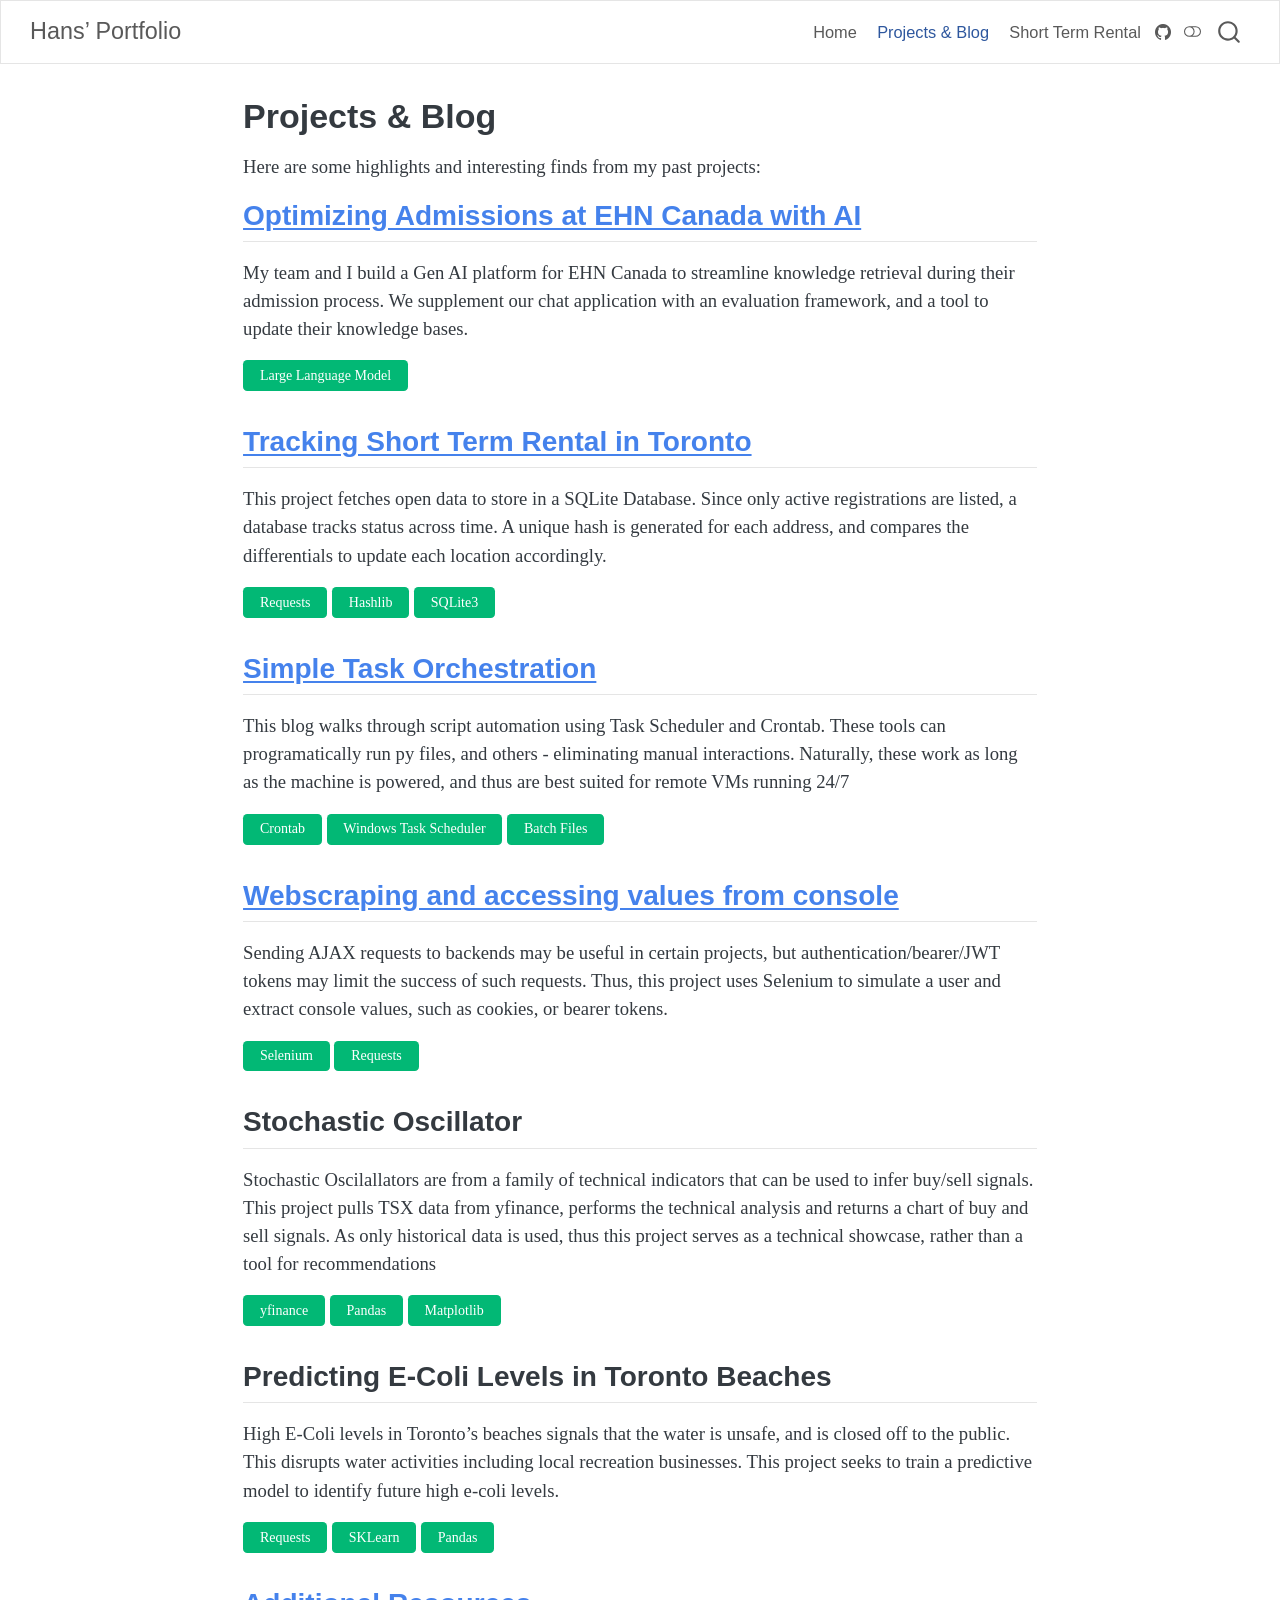
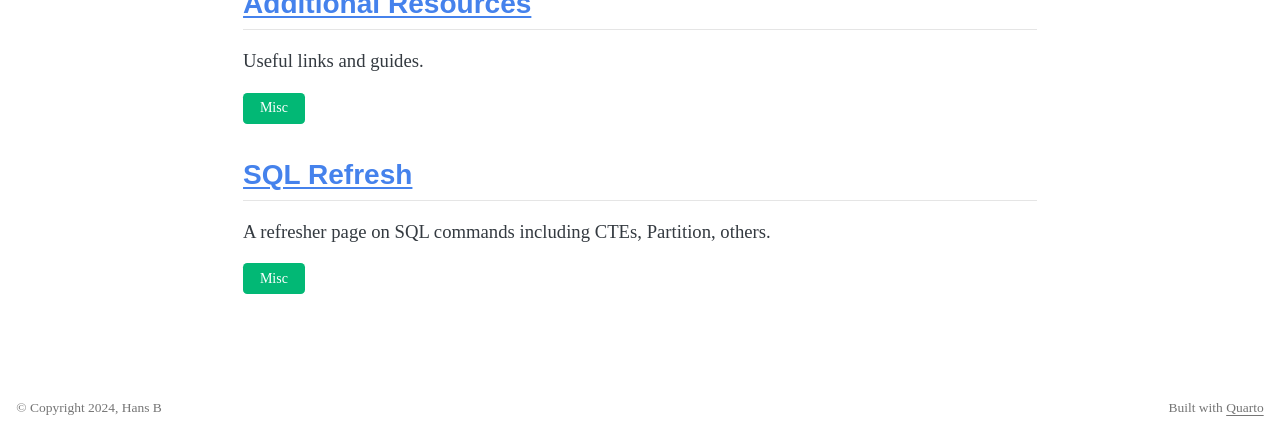
<file: docs/projects.html>
<!DOCTYPE html>
<html xmlns="http://www.w3.org/1999/xhtml" lang="en" xml:lang="en"><head>

<meta charset="utf-8">
<meta name="generator" content="quarto-1.5.56">

<meta name="viewport" content="width=device-width, initial-scale=1.0, user-scalable=yes">


<title>Projects &amp; Blog – Hans’ Portfolio</title>
<style>
code{white-space: pre-wrap;}
span.smallcaps{font-variant: small-caps;}
div.columns{display: flex; gap: min(4vw, 1.5em);}
div.column{flex: auto; overflow-x: auto;}
div.hanging-indent{margin-left: 1.5em; text-indent: -1.5em;}
ul.task-list{list-style: none;}
ul.task-list li input[type="checkbox"] {
  width: 0.8em;
  margin: 0 0.8em 0.2em -1em; /* quarto-specific, see https://github.com/quarto-dev/quarto-cli/issues/4556 */ 
  vertical-align: middle;
}
</style>


<script src="site_libs/quarto-nav/quarto-nav.js"></script>
<script src="site_libs/quarto-nav/headroom.min.js"></script>
<script src="site_libs/clipboard/clipboard.min.js"></script>
<script src="site_libs/quarto-search/autocomplete.umd.js"></script>
<script src="site_libs/quarto-search/fuse.min.js"></script>
<script src="site_libs/quarto-search/quarto-search.js"></script>
<meta name="quarto:offset" content="./">
<script src="site_libs/quarto-html/quarto.js"></script>
<script src="site_libs/quarto-html/popper.min.js"></script>
<script src="site_libs/quarto-html/tippy.umd.min.js"></script>
<script src="site_libs/quarto-html/anchor.min.js"></script>
<link href="site_libs/quarto-html/tippy.css" rel="stylesheet">
<link href="site_libs/quarto-html/quarto-syntax-highlighting.css" rel="stylesheet" class="quarto-color-scheme" id="quarto-text-highlighting-styles">
<link href="site_libs/quarto-html/quarto-syntax-highlighting-dark.css" rel="prefetch" class="quarto-color-scheme quarto-color-alternate" id="quarto-text-highlighting-styles">
<script src="site_libs/bootstrap/bootstrap.min.js"></script>
<link href="site_libs/bootstrap/bootstrap-icons.css" rel="stylesheet">
<link href="site_libs/bootstrap/bootstrap.min.css" rel="stylesheet" class="quarto-color-scheme" id="quarto-bootstrap" data-mode="light">
<link href="site_libs/bootstrap/bootstrap-dark.min.css" rel="prefetch" class="quarto-color-scheme quarto-color-alternate" id="quarto-bootstrap" data-mode="dark">
<script id="quarto-search-options" type="application/json">{
  "location": "navbar",
  "copy-button": false,
  "collapse-after": 3,
  "panel-placement": "end",
  "type": "overlay",
  "limit": 50,
  "keyboard-shortcut": [
    "f",
    "/",
    "s"
  ],
  "show-item-context": false,
  "language": {
    "search-no-results-text": "No results",
    "search-matching-documents-text": "matching documents",
    "search-copy-link-title": "Copy link to search",
    "search-hide-matches-text": "Hide additional matches",
    "search-more-match-text": "more match in this document",
    "search-more-matches-text": "more matches in this document",
    "search-clear-button-title": "Clear",
    "search-text-placeholder": "",
    "search-detached-cancel-button-title": "Cancel",
    "search-submit-button-title": "Submit",
    "search-label": "Search"
  }
}</script>


</head>

<body class="nav-fixed fullcontent">

<div id="quarto-search-results"></div>
  <header id="quarto-header" class="headroom fixed-top">
    <nav class="navbar navbar-expand-lg " data-bs-theme="dark">
      <div class="navbar-container container-fluid">
      <div class="navbar-brand-container mx-auto">
    <a class="navbar-brand" href="./index.html">
    <span class="navbar-title">Hans’ Portfolio</span>
    </a>
  </div>
            <div id="quarto-search" class="" title="Search"></div>
          <button class="navbar-toggler" type="button" data-bs-toggle="collapse" data-bs-target="#navbarCollapse" aria-controls="navbarCollapse" role="menu" aria-expanded="false" aria-label="Toggle navigation" onclick="if (window.quartoToggleHeadroom) { window.quartoToggleHeadroom(); }">
  <span class="navbar-toggler-icon"></span>
</button>
          <div class="collapse navbar-collapse" id="navbarCollapse">
            <ul class="navbar-nav navbar-nav-scroll ms-auto">
  <li class="nav-item">
    <a class="nav-link" href="./index.html"> 
<span class="menu-text">Home</span></a>
  </li>  
  <li class="nav-item">
    <a class="nav-link active" href="./projects.html" aria-current="page"> 
<span class="menu-text">Projects &amp; Blog</span></a>
  </li>  
  <li class="nav-item">
    <a class="nav-link" href="./ST_Rental.html"> 
<span class="menu-text">Short Term Rental</span></a>
  </li>  
</ul>
          </div> <!-- /navcollapse -->
            <div class="quarto-navbar-tools">
    <a href="https://github.com/HDB-Q/AboutMe" title="" class="quarto-navigation-tool px-1" aria-label=""><i class="bi bi-github"></i></a>
  <a href="" class="quarto-color-scheme-toggle quarto-navigation-tool  px-1" onclick="window.quartoToggleColorScheme(); return false;" title="Toggle dark mode"><i class="bi"></i></a>
</div>
      </div> <!-- /container-fluid -->
    </nav>
</header>
<!-- content -->
<div id="quarto-content" class="quarto-container page-columns page-rows-contents page-layout-article page-navbar">
<!-- sidebar -->
<!-- margin-sidebar -->
    
<!-- main -->
<main class="content" id="quarto-document-content">

<header id="title-block-header" class="quarto-title-block default">
<div class="quarto-title">
<h1 class="title">Projects &amp; Blog</h1>
</div>



<div class="quarto-title-meta">

    
  
    
  </div>
  


</header>


<p>Here are some highlights and interesting finds from my past projects:</p>
<section id="optimizing-admissions-at-ehn-canada-with-ai" class="level2">
<h2 class="anchored" data-anchor-id="optimizing-admissions-at-ehn-canada-with-ai"><a href="./EHN_Project.html">Optimizing Admissions at EHN Canada with AI</a></h2>
<p>My team and I build a Gen AI platform for EHN Canada to streamline knowledge retrieval during their admission process. We supplement our chat application with an evaluation framework, and a tool to update their knowledge bases.</p>
<p><span class="badge bg-success">Large Language Model</span></p>
</section>
<section id="tracking-short-term-rental-in-toronto" class="level2">
<h2 class="anchored" data-anchor-id="tracking-short-term-rental-in-toronto"><a href="./ST_Rental.html">Tracking Short Term Rental in Toronto</a></h2>
<p>This project fetches open data to store in a SQLite Database. Since only active registrations are listed, a database tracks status across time. A unique hash is generated for each address, and compares the differentials to update each location accordingly.</p>
<p><span class="badge bg-success">Requests</span> <span class="badge bg-success">Hashlib</span> <span class="badge bg-success">SQLite3</span></p>
</section>
<section id="simple-task-orchestration" class="level2">
<h2 class="anchored" data-anchor-id="simple-task-orchestration"><a href="./TaskOrchestration.html">Simple Task Orchestration</a></h2>
<p>This blog walks through script automation using Task Scheduler and Crontab. These tools can programatically run py files, and others - eliminating manual interactions. Naturally, these work as long as the machine is powered, and thus are best suited for remote VMs running 24/7</p>
<p><span class="badge bg-success">Crontab</span> <span class="badge bg-success">Windows Task Scheduler</span> <span class="badge bg-success">Batch Files</span></p>
</section>
<section id="webscraping-and-accessing-values-from-console" class="level2">
<h2 class="anchored" data-anchor-id="webscraping-and-accessing-values-from-console"><a href="./ConsoleValues.html">Webscraping and accessing values from console</a></h2>
<p>Sending AJAX requests to backends may be useful in certain projects, but authentication/bearer/JWT tokens may limit the success of such requests. Thus, this project uses Selenium to simulate a user and extract console values, such as cookies, or bearer tokens.</p>
<p><span class="badge bg-success">Selenium</span> <span class="badge bg-success">Requests</span></p>
</section>
<section id="stochastic-oscillator" class="level2">
<h2 class="anchored" data-anchor-id="stochastic-oscillator">Stochastic Oscillator</h2>
<p>Stochastic Oscilallators are from a family of technical indicators that can be used to infer buy/sell signals. This project pulls TSX data from yfinance, performs the technical analysis and returns a chart of buy and sell signals. As only historical data is used, thus this project serves as a technical showcase, rather than a tool for recommendations</p>
<p><span class="badge bg-success">yfinance</span> <span class="badge bg-success">Pandas</span> <span class="badge bg-success">Matplotlib</span></p>
</section>
<section id="predicting-e-coli-levels-in-toronto-beaches" class="level2">
<h2 class="anchored" data-anchor-id="predicting-e-coli-levels-in-toronto-beaches">Predicting E-Coli Levels in Toronto Beaches</h2>
<p>High E-Coli levels in Toronto’s beaches signals that the water is unsafe, and is closed off to the public. This disrupts water activities including local recreation businesses. This project seeks to train a predictive model to identify future high e-coli levels.</p>
<p><span class="badge bg-success">Requests</span> <span class="badge bg-success">SKLearn</span> <span class="badge bg-success">Pandas</span></p>
</section>
<section id="additional-resources" class="level2">
<h2 class="anchored" data-anchor-id="additional-resources"><a href="./Additional_Resources.html">Additional Resources</a></h2>
<p>Useful links and guides.</p>
<p><span class="badge bg-success">Misc</span></p>
</section>
<section id="sql-refresh" class="level2">
<h2 class="anchored" data-anchor-id="sql-refresh"><a href="./SQL_Overview.html">SQL Refresh</a></h2>
<p>A refresher page on SQL commands including CTEs, Partition, others.</p>
<p><span class="badge bg-success">Misc</span></p>


</section>

</main> <!-- /main -->
<script id="quarto-html-after-body" type="application/javascript">
window.document.addEventListener("DOMContentLoaded", function (event) {
  const toggleBodyColorMode = (bsSheetEl) => {
    const mode = bsSheetEl.getAttribute("data-mode");
    const bodyEl = window.document.querySelector("body");
    if (mode === "dark") {
      bodyEl.classList.add("quarto-dark");
      bodyEl.classList.remove("quarto-light");
    } else {
      bodyEl.classList.add("quarto-light");
      bodyEl.classList.remove("quarto-dark");
    }
  }
  const toggleBodyColorPrimary = () => {
    const bsSheetEl = window.document.querySelector("link#quarto-bootstrap");
    if (bsSheetEl) {
      toggleBodyColorMode(bsSheetEl);
    }
  }
  toggleBodyColorPrimary();  
  const disableStylesheet = (stylesheets) => {
    for (let i=0; i < stylesheets.length; i++) {
      const stylesheet = stylesheets[i];
      stylesheet.rel = 'prefetch';
    }
  }
  const enableStylesheet = (stylesheets) => {
    for (let i=0; i < stylesheets.length; i++) {
      const stylesheet = stylesheets[i];
      stylesheet.rel = 'stylesheet';
    }
  }
  const manageTransitions = (selector, allowTransitions) => {
    const els = window.document.querySelectorAll(selector);
    for (let i=0; i < els.length; i++) {
      const el = els[i];
      if (allowTransitions) {
        el.classList.remove('notransition');
      } else {
        el.classList.add('notransition');
      }
    }
  }
  const toggleGiscusIfUsed = (isAlternate, darkModeDefault) => {
    const baseTheme = document.querySelector('#giscus-base-theme')?.value ?? 'light';
    const alternateTheme = document.querySelector('#giscus-alt-theme')?.value ?? 'dark';
    let newTheme = '';
    if(darkModeDefault) {
      newTheme = isAlternate ? baseTheme : alternateTheme;
    } else {
      newTheme = isAlternate ? alternateTheme : baseTheme;
    }
    const changeGiscusTheme = () => {
      // From: https://github.com/giscus/giscus/issues/336
      const sendMessage = (message) => {
        const iframe = document.querySelector('iframe.giscus-frame');
        if (!iframe) return;
        iframe.contentWindow.postMessage({ giscus: message }, 'https://giscus.app');
      }
      sendMessage({
        setConfig: {
          theme: newTheme
        }
      });
    }
    const isGiscussLoaded = window.document.querySelector('iframe.giscus-frame') !== null;
    if (isGiscussLoaded) {
      changeGiscusTheme();
    }
  }
  const toggleColorMode = (alternate) => {
    // Switch the stylesheets
    const alternateStylesheets = window.document.querySelectorAll('link.quarto-color-scheme.quarto-color-alternate');
    manageTransitions('#quarto-margin-sidebar .nav-link', false);
    if (alternate) {
      enableStylesheet(alternateStylesheets);
      for (const sheetNode of alternateStylesheets) {
        if (sheetNode.id === "quarto-bootstrap") {
          toggleBodyColorMode(sheetNode);
        }
      }
    } else {
      disableStylesheet(alternateStylesheets);
      toggleBodyColorPrimary();
    }
    manageTransitions('#quarto-margin-sidebar .nav-link', true);
    // Switch the toggles
    const toggles = window.document.querySelectorAll('.quarto-color-scheme-toggle');
    for (let i=0; i < toggles.length; i++) {
      const toggle = toggles[i];
      if (toggle) {
        if (alternate) {
          toggle.classList.add("alternate");     
        } else {
          toggle.classList.remove("alternate");
        }
      }
    }
    // Hack to workaround the fact that safari doesn't
    // properly recolor the scrollbar when toggling (#1455)
    if (navigator.userAgent.indexOf('Safari') > 0 && navigator.userAgent.indexOf('Chrome') == -1) {
      manageTransitions("body", false);
      window.scrollTo(0, 1);
      setTimeout(() => {
        window.scrollTo(0, 0);
        manageTransitions("body", true);
      }, 40);  
    }
  }
  const isFileUrl = () => { 
    return window.location.protocol === 'file:';
  }
  const hasAlternateSentinel = () => {  
    let styleSentinel = getColorSchemeSentinel();
    if (styleSentinel !== null) {
      return styleSentinel === "alternate";
    } else {
      return false;
    }
  }
  const setStyleSentinel = (alternate) => {
    const value = alternate ? "alternate" : "default";
    if (!isFileUrl()) {
      window.localStorage.setItem("quarto-color-scheme", value);
    } else {
      localAlternateSentinel = value;
    }
  }
  const getColorSchemeSentinel = () => {
    if (!isFileUrl()) {
      const storageValue = window.localStorage.getItem("quarto-color-scheme");
      return storageValue != null ? storageValue : localAlternateSentinel;
    } else {
      return localAlternateSentinel;
    }
  }
  const darkModeDefault = false;
  let localAlternateSentinel = darkModeDefault ? 'alternate' : 'default';
  // Dark / light mode switch
  window.quartoToggleColorScheme = () => {
    // Read the current dark / light value 
    let toAlternate = !hasAlternateSentinel();
    toggleColorMode(toAlternate);
    setStyleSentinel(toAlternate);
    toggleGiscusIfUsed(toAlternate, darkModeDefault);
  };
  // Ensure there is a toggle, if there isn't float one in the top right
  if (window.document.querySelector('.quarto-color-scheme-toggle') === null) {
    const a = window.document.createElement('a');
    a.classList.add('top-right');
    a.classList.add('quarto-color-scheme-toggle');
    a.href = "";
    a.onclick = function() { try { window.quartoToggleColorScheme(); } catch {} return false; };
    const i = window.document.createElement("i");
    i.classList.add('bi');
    a.appendChild(i);
    window.document.body.appendChild(a);
  }
  // Switch to dark mode if need be
  if (hasAlternateSentinel()) {
    toggleColorMode(true);
  } else {
    toggleColorMode(false);
  }
  const icon = "";
  const anchorJS = new window.AnchorJS();
  anchorJS.options = {
    placement: 'right',
    icon: icon
  };
  anchorJS.add('.anchored');
  const isCodeAnnotation = (el) => {
    for (const clz of el.classList) {
      if (clz.startsWith('code-annotation-')) {                     
        return true;
      }
    }
    return false;
  }
  const onCopySuccess = function(e) {
    // button target
    const button = e.trigger;
    // don't keep focus
    button.blur();
    // flash "checked"
    button.classList.add('code-copy-button-checked');
    var currentTitle = button.getAttribute("title");
    button.setAttribute("title", "Copied!");
    let tooltip;
    if (window.bootstrap) {
      button.setAttribute("data-bs-toggle", "tooltip");
      button.setAttribute("data-bs-placement", "left");
      button.setAttribute("data-bs-title", "Copied!");
      tooltip = new bootstrap.Tooltip(button, 
        { trigger: "manual", 
          customClass: "code-copy-button-tooltip",
          offset: [0, -8]});
      tooltip.show();    
    }
    setTimeout(function() {
      if (tooltip) {
        tooltip.hide();
        button.removeAttribute("data-bs-title");
        button.removeAttribute("data-bs-toggle");
        button.removeAttribute("data-bs-placement");
      }
      button.setAttribute("title", currentTitle);
      button.classList.remove('code-copy-button-checked');
    }, 1000);
    // clear code selection
    e.clearSelection();
  }
  const getTextToCopy = function(trigger) {
      const codeEl = trigger.previousElementSibling.cloneNode(true);
      for (const childEl of codeEl.children) {
        if (isCodeAnnotation(childEl)) {
          childEl.remove();
        }
      }
      return codeEl.innerText;
  }
  const clipboard = new window.ClipboardJS('.code-copy-button:not([data-in-quarto-modal])', {
    text: getTextToCopy
  });
  clipboard.on('success', onCopySuccess);
  if (window.document.getElementById('quarto-embedded-source-code-modal')) {
    // For code content inside modals, clipBoardJS needs to be initialized with a container option
    // TODO: Check when it could be a function (https://github.com/zenorocha/clipboard.js/issues/860)
    const clipboardModal = new window.ClipboardJS('.code-copy-button[data-in-quarto-modal]', {
      text: getTextToCopy,
      container: window.document.getElementById('quarto-embedded-source-code-modal')
    });
    clipboardModal.on('success', onCopySuccess);
  }
    var localhostRegex = new RegExp(/^(?:http|https):\/\/localhost\:?[0-9]*\//);
    var mailtoRegex = new RegExp(/^mailto:/);
      var filterRegex = new RegExp('/' + window.location.host + '/');
    var isInternal = (href) => {
        return filterRegex.test(href) || localhostRegex.test(href) || mailtoRegex.test(href);
    }
    // Inspect non-navigation links and adorn them if external
 	var links = window.document.querySelectorAll('a[href]:not(.nav-link):not(.navbar-brand):not(.toc-action):not(.sidebar-link):not(.sidebar-item-toggle):not(.pagination-link):not(.no-external):not([aria-hidden]):not(.dropdown-item):not(.quarto-navigation-tool):not(.about-link)');
    for (var i=0; i<links.length; i++) {
      const link = links[i];
      if (!isInternal(link.href)) {
        // undo the damage that might have been done by quarto-nav.js in the case of
        // links that we want to consider external
        if (link.dataset.originalHref !== undefined) {
          link.href = link.dataset.originalHref;
        }
      }
    }
  function tippyHover(el, contentFn, onTriggerFn, onUntriggerFn) {
    const config = {
      allowHTML: true,
      maxWidth: 500,
      delay: 100,
      arrow: false,
      appendTo: function(el) {
          return el.parentElement;
      },
      interactive: true,
      interactiveBorder: 10,
      theme: 'quarto',
      placement: 'bottom-start',
    };
    if (contentFn) {
      config.content = contentFn;
    }
    if (onTriggerFn) {
      config.onTrigger = onTriggerFn;
    }
    if (onUntriggerFn) {
      config.onUntrigger = onUntriggerFn;
    }
    window.tippy(el, config); 
  }
  const noterefs = window.document.querySelectorAll('a[role="doc-noteref"]');
  for (var i=0; i<noterefs.length; i++) {
    const ref = noterefs[i];
    tippyHover(ref, function() {
      // use id or data attribute instead here
      let href = ref.getAttribute('data-footnote-href') || ref.getAttribute('href');
      try { href = new URL(href).hash; } catch {}
      const id = href.replace(/^#\/?/, "");
      const note = window.document.getElementById(id);
      if (note) {
        return note.innerHTML;
      } else {
        return "";
      }
    });
  }
  const xrefs = window.document.querySelectorAll('a.quarto-xref');
  const processXRef = (id, note) => {
    // Strip column container classes
    const stripColumnClz = (el) => {
      el.classList.remove("page-full", "page-columns");
      if (el.children) {
        for (const child of el.children) {
          stripColumnClz(child);
        }
      }
    }
    stripColumnClz(note)
    if (id === null || id.startsWith('sec-')) {
      // Special case sections, only their first couple elements
      const container = document.createElement("div");
      if (note.children && note.children.length > 2) {
        container.appendChild(note.children[0].cloneNode(true));
        for (let i = 1; i < note.children.length; i++) {
          const child = note.children[i];
          if (child.tagName === "P" && child.innerText === "") {
            continue;
          } else {
            container.appendChild(child.cloneNode(true));
            break;
          }
        }
        if (window.Quarto?.typesetMath) {
          window.Quarto.typesetMath(container);
        }
        return container.innerHTML
      } else {
        if (window.Quarto?.typesetMath) {
          window.Quarto.typesetMath(note);
        }
        return note.innerHTML;
      }
    } else {
      // Remove any anchor links if they are present
      const anchorLink = note.querySelector('a.anchorjs-link');
      if (anchorLink) {
        anchorLink.remove();
      }
      if (window.Quarto?.typesetMath) {
        window.Quarto.typesetMath(note);
      }
      // TODO in 1.5, we should make sure this works without a callout special case
      if (note.classList.contains("callout")) {
        return note.outerHTML;
      } else {
        return note.innerHTML;
      }
    }
  }
  for (var i=0; i<xrefs.length; i++) {
    const xref = xrefs[i];
    tippyHover(xref, undefined, function(instance) {
      instance.disable();
      let url = xref.getAttribute('href');
      let hash = undefined; 
      if (url.startsWith('#')) {
        hash = url;
      } else {
        try { hash = new URL(url).hash; } catch {}
      }
      if (hash) {
        const id = hash.replace(/^#\/?/, "");
        const note = window.document.getElementById(id);
        if (note !== null) {
          try {
            const html = processXRef(id, note.cloneNode(true));
            instance.setContent(html);
          } finally {
            instance.enable();
            instance.show();
          }
        } else {
          // See if we can fetch this
          fetch(url.split('#')[0])
          .then(res => res.text())
          .then(html => {
            const parser = new DOMParser();
            const htmlDoc = parser.parseFromString(html, "text/html");
            const note = htmlDoc.getElementById(id);
            if (note !== null) {
              const html = processXRef(id, note);
              instance.setContent(html);
            } 
          }).finally(() => {
            instance.enable();
            instance.show();
          });
        }
      } else {
        // See if we can fetch a full url (with no hash to target)
        // This is a special case and we should probably do some content thinning / targeting
        fetch(url)
        .then(res => res.text())
        .then(html => {
          const parser = new DOMParser();
          const htmlDoc = parser.parseFromString(html, "text/html");
          const note = htmlDoc.querySelector('main.content');
          if (note !== null) {
            // This should only happen for chapter cross references
            // (since there is no id in the URL)
            // remove the first header
            if (note.children.length > 0 && note.children[0].tagName === "HEADER") {
              note.children[0].remove();
            }
            const html = processXRef(null, note);
            instance.setContent(html);
          } 
        }).finally(() => {
          instance.enable();
          instance.show();
        });
      }
    }, function(instance) {
    });
  }
      let selectedAnnoteEl;
      const selectorForAnnotation = ( cell, annotation) => {
        let cellAttr = 'data-code-cell="' + cell + '"';
        let lineAttr = 'data-code-annotation="' +  annotation + '"';
        const selector = 'span[' + cellAttr + '][' + lineAttr + ']';
        return selector;
      }
      const selectCodeLines = (annoteEl) => {
        const doc = window.document;
        const targetCell = annoteEl.getAttribute("data-target-cell");
        const targetAnnotation = annoteEl.getAttribute("data-target-annotation");
        const annoteSpan = window.document.querySelector(selectorForAnnotation(targetCell, targetAnnotation));
        const lines = annoteSpan.getAttribute("data-code-lines").split(",");
        const lineIds = lines.map((line) => {
          return targetCell + "-" + line;
        })
        let top = null;
        let height = null;
        let parent = null;
        if (lineIds.length > 0) {
            //compute the position of the single el (top and bottom and make a div)
            const el = window.document.getElementById(lineIds[0]);
            top = el.offsetTop;
            height = el.offsetHeight;
            parent = el.parentElement.parentElement;
          if (lineIds.length > 1) {
            const lastEl = window.document.getElementById(lineIds[lineIds.length - 1]);
            const bottom = lastEl.offsetTop + lastEl.offsetHeight;
            height = bottom - top;
          }
          if (top !== null && height !== null && parent !== null) {
            // cook up a div (if necessary) and position it 
            let div = window.document.getElementById("code-annotation-line-highlight");
            if (div === null) {
              div = window.document.createElement("div");
              div.setAttribute("id", "code-annotation-line-highlight");
              div.style.position = 'absolute';
              parent.appendChild(div);
            }
            div.style.top = top - 2 + "px";
            div.style.height = height + 4 + "px";
            div.style.left = 0;
            let gutterDiv = window.document.getElementById("code-annotation-line-highlight-gutter");
            if (gutterDiv === null) {
              gutterDiv = window.document.createElement("div");
              gutterDiv.setAttribute("id", "code-annotation-line-highlight-gutter");
              gutterDiv.style.position = 'absolute';
              const codeCell = window.document.getElementById(targetCell);
              const gutter = codeCell.querySelector('.code-annotation-gutter');
              gutter.appendChild(gutterDiv);
            }
            gutterDiv.style.top = top - 2 + "px";
            gutterDiv.style.height = height + 4 + "px";
          }
          selectedAnnoteEl = annoteEl;
        }
      };
      const unselectCodeLines = () => {
        const elementsIds = ["code-annotation-line-highlight", "code-annotation-line-highlight-gutter"];
        elementsIds.forEach((elId) => {
          const div = window.document.getElementById(elId);
          if (div) {
            div.remove();
          }
        });
        selectedAnnoteEl = undefined;
      };
        // Handle positioning of the toggle
    window.addEventListener(
      "resize",
      throttle(() => {
        elRect = undefined;
        if (selectedAnnoteEl) {
          selectCodeLines(selectedAnnoteEl);
        }
      }, 10)
    );
    function throttle(fn, ms) {
    let throttle = false;
    let timer;
      return (...args) => {
        if(!throttle) { // first call gets through
            fn.apply(this, args);
            throttle = true;
        } else { // all the others get throttled
            if(timer) clearTimeout(timer); // cancel #2
            timer = setTimeout(() => {
              fn.apply(this, args);
              timer = throttle = false;
            }, ms);
        }
      };
    }
      // Attach click handler to the DT
      const annoteDls = window.document.querySelectorAll('dt[data-target-cell]');
      for (const annoteDlNode of annoteDls) {
        annoteDlNode.addEventListener('click', (event) => {
          const clickedEl = event.target;
          if (clickedEl !== selectedAnnoteEl) {
            unselectCodeLines();
            const activeEl = window.document.querySelector('dt[data-target-cell].code-annotation-active');
            if (activeEl) {
              activeEl.classList.remove('code-annotation-active');
            }
            selectCodeLines(clickedEl);
            clickedEl.classList.add('code-annotation-active');
          } else {
            // Unselect the line
            unselectCodeLines();
            clickedEl.classList.remove('code-annotation-active');
          }
        });
      }
  const findCites = (el) => {
    const parentEl = el.parentElement;
    if (parentEl) {
      const cites = parentEl.dataset.cites;
      if (cites) {
        return {
          el,
          cites: cites.split(' ')
        };
      } else {
        return findCites(el.parentElement)
      }
    } else {
      return undefined;
    }
  };
  var bibliorefs = window.document.querySelectorAll('a[role="doc-biblioref"]');
  for (var i=0; i<bibliorefs.length; i++) {
    const ref = bibliorefs[i];
    const citeInfo = findCites(ref);
    if (citeInfo) {
      tippyHover(citeInfo.el, function() {
        var popup = window.document.createElement('div');
        citeInfo.cites.forEach(function(cite) {
          var citeDiv = window.document.createElement('div');
          citeDiv.classList.add('hanging-indent');
          citeDiv.classList.add('csl-entry');
          var biblioDiv = window.document.getElementById('ref-' + cite);
          if (biblioDiv) {
            citeDiv.innerHTML = biblioDiv.innerHTML;
          }
          popup.appendChild(citeDiv);
        });
        return popup.innerHTML;
      });
    }
  }
});
</script>
</div> <!-- /content -->
<footer class="footer">
  <div class="nav-footer">
    <div class="nav-footer-left">
<p>© Copyright 2024, Hans B</p>
</div>   
    <div class="nav-footer-center">
      &nbsp;
    </div>
    <div class="nav-footer-right">
<p>Built with <a href="https://quarto.org/">Quarto</a></p>
</div>
  </div>
</footer>




</body></html>
</file>
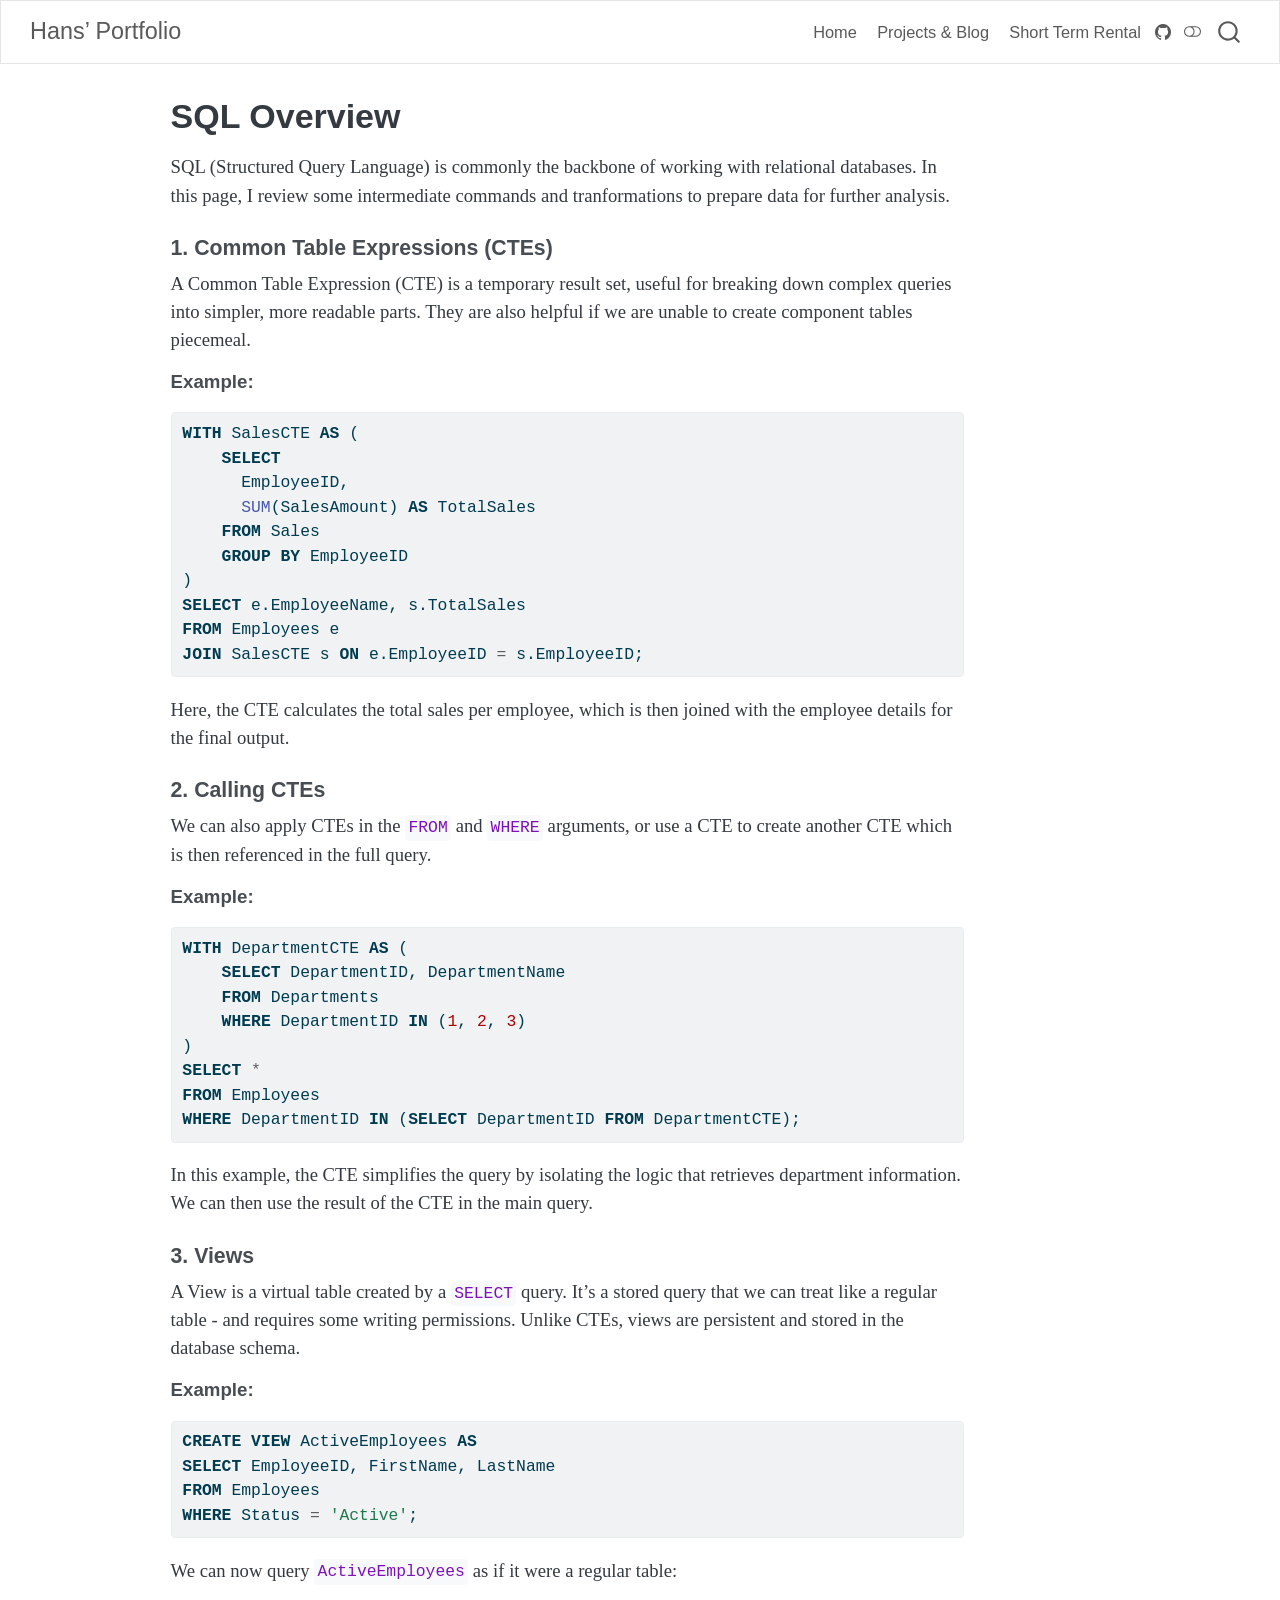
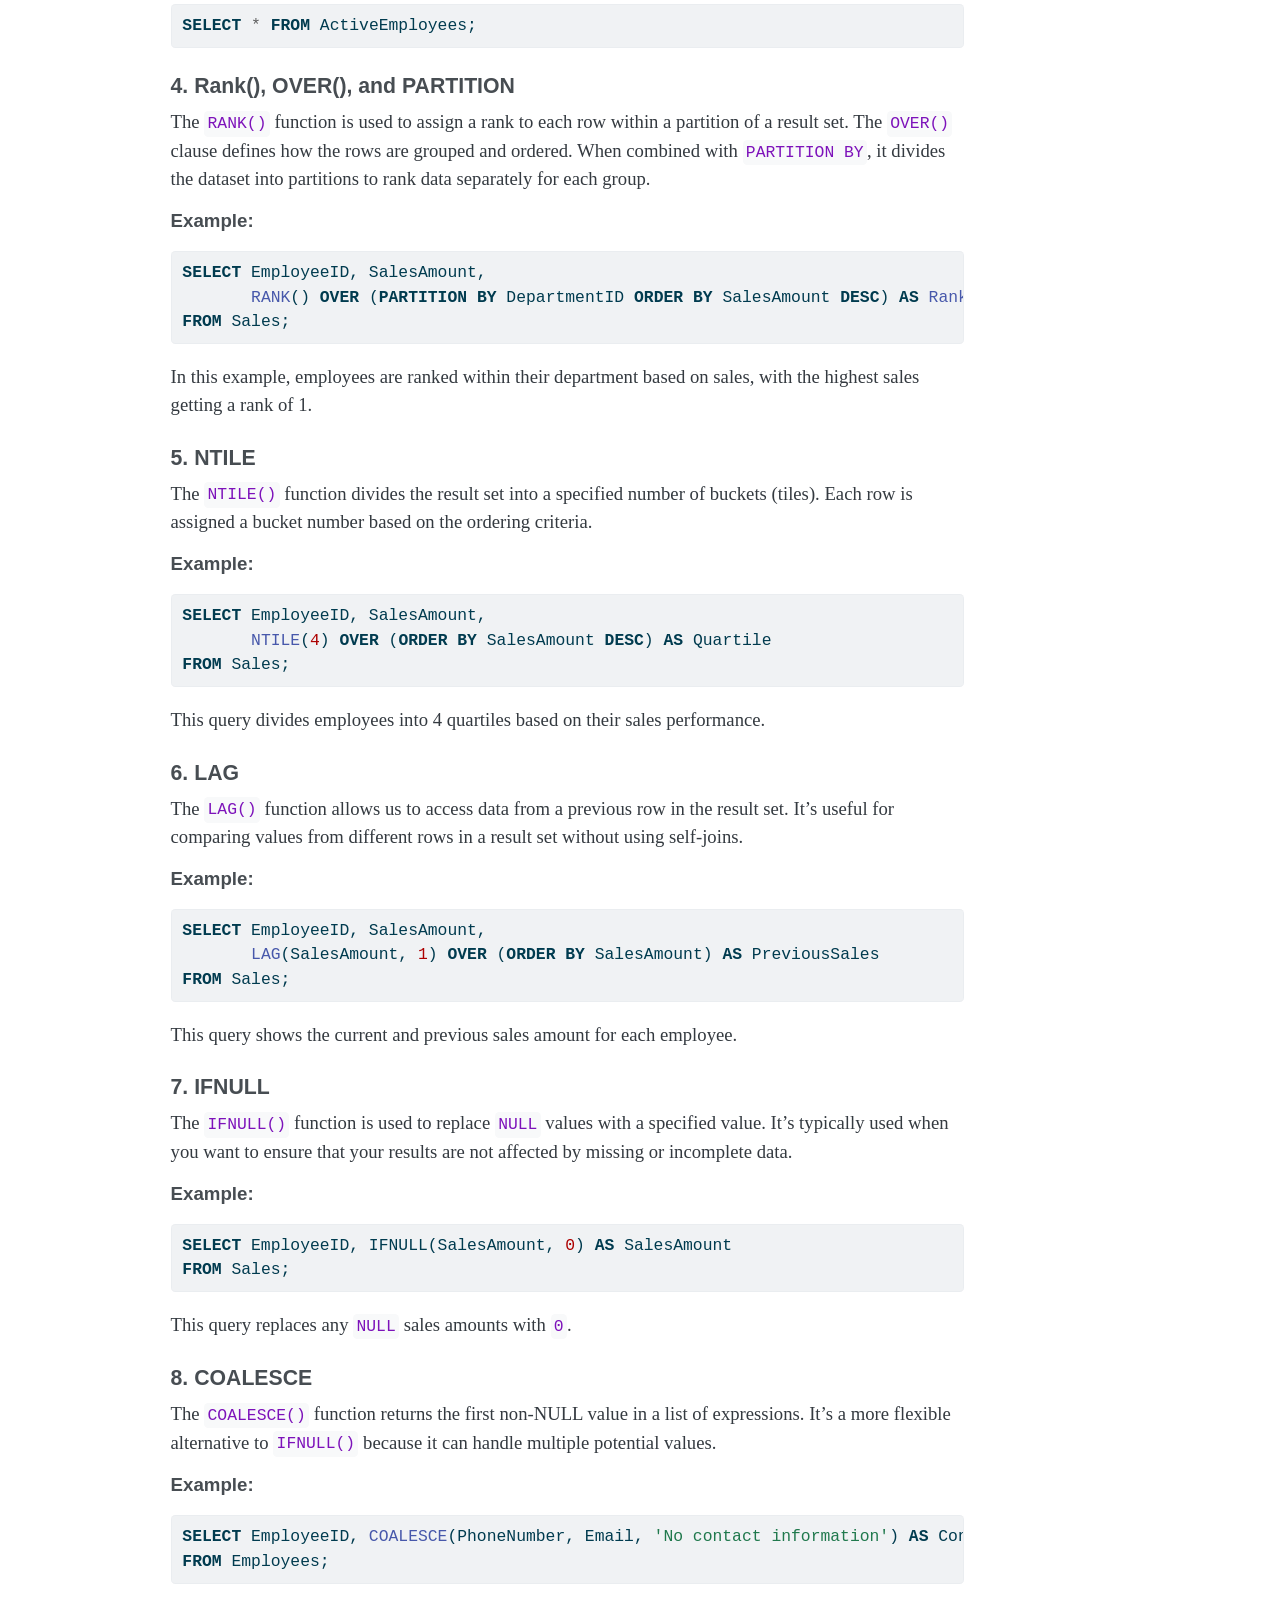
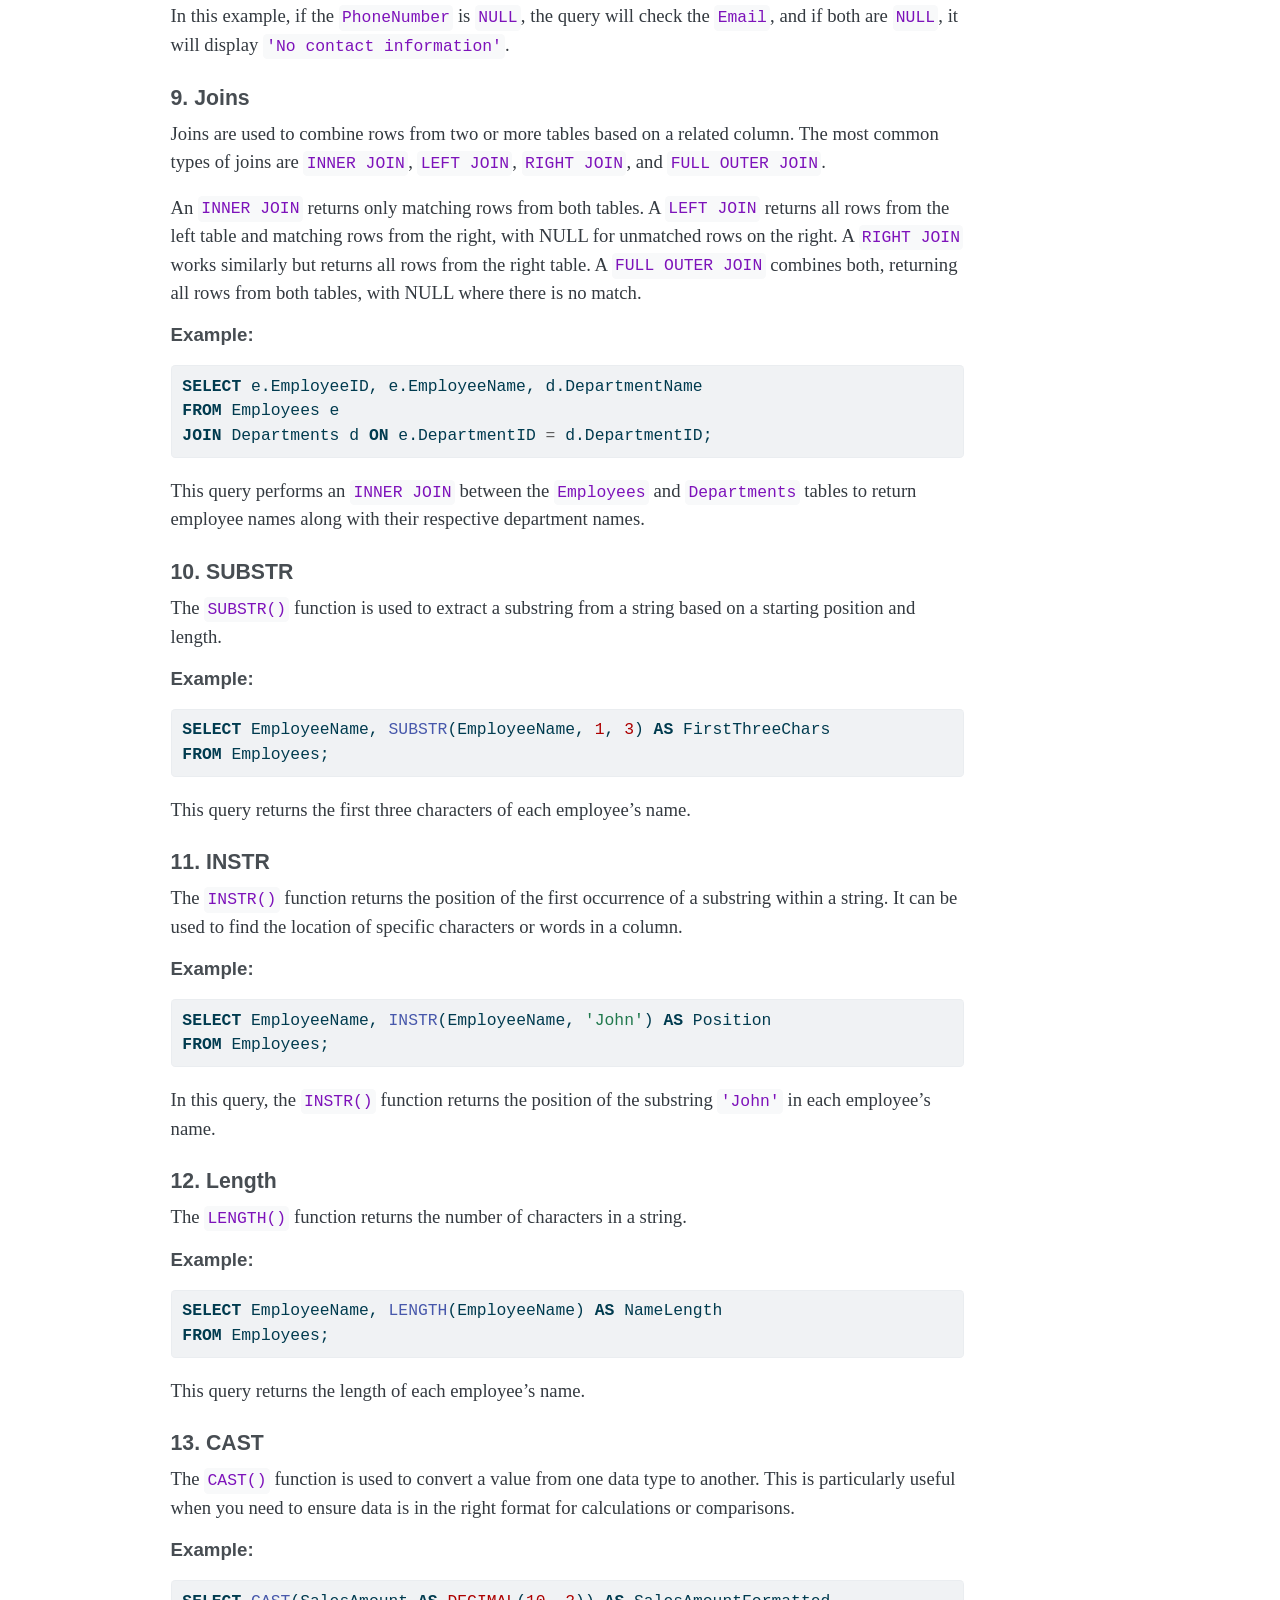
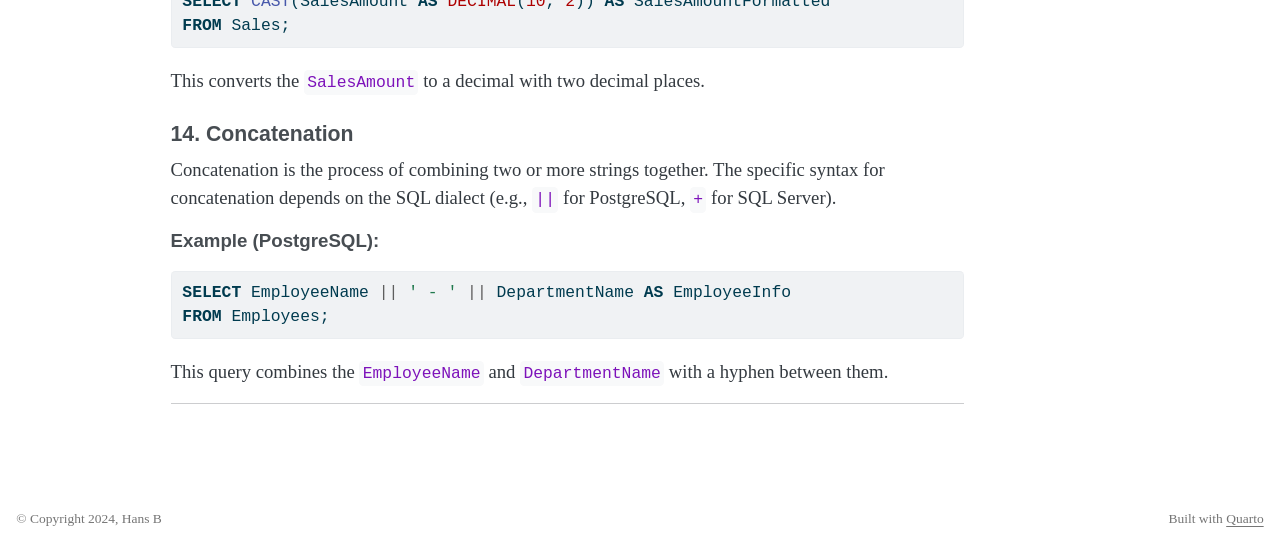
<file: docs/SQL_Overview.html>
<!DOCTYPE html>
<html xmlns="http://www.w3.org/1999/xhtml" lang="en" xml:lang="en"><head>

<meta charset="utf-8">
<meta name="generator" content="quarto-1.5.56">

<meta name="viewport" content="width=device-width, initial-scale=1.0, user-scalable=yes">


<title>SQL Overview – Hans’ Portfolio</title>
<style>
code{white-space: pre-wrap;}
span.smallcaps{font-variant: small-caps;}
div.columns{display: flex; gap: min(4vw, 1.5em);}
div.column{flex: auto; overflow-x: auto;}
div.hanging-indent{margin-left: 1.5em; text-indent: -1.5em;}
ul.task-list{list-style: none;}
ul.task-list li input[type="checkbox"] {
  width: 0.8em;
  margin: 0 0.8em 0.2em -1em; /* quarto-specific, see https://github.com/quarto-dev/quarto-cli/issues/4556 */ 
  vertical-align: middle;
}
/* CSS for syntax highlighting */
pre > code.sourceCode { white-space: pre; position: relative; }
pre > code.sourceCode > span { line-height: 1.25; }
pre > code.sourceCode > span:empty { height: 1.2em; }
.sourceCode { overflow: visible; }
code.sourceCode > span { color: inherit; text-decoration: inherit; }
div.sourceCode { margin: 1em 0; }
pre.sourceCode { margin: 0; }
@media screen {
div.sourceCode { overflow: auto; }
}
@media print {
pre > code.sourceCode { white-space: pre-wrap; }
pre > code.sourceCode > span { display: inline-block; text-indent: -5em; padding-left: 5em; }
}
pre.numberSource code
  { counter-reset: source-line 0; }
pre.numberSource code > span
  { position: relative; left: -4em; counter-increment: source-line; }
pre.numberSource code > span > a:first-child::before
  { content: counter(source-line);
    position: relative; left: -1em; text-align: right; vertical-align: baseline;
    border: none; display: inline-block;
    -webkit-touch-callout: none; -webkit-user-select: none;
    -khtml-user-select: none; -moz-user-select: none;
    -ms-user-select: none; user-select: none;
    padding: 0 4px; width: 4em;
  }
pre.numberSource { margin-left: 3em;  padding-left: 4px; }
div.sourceCode
  {   }
@media screen {
pre > code.sourceCode > span > a:first-child::before { text-decoration: underline; }
}
</style>


<script src="site_libs/quarto-nav/quarto-nav.js"></script>
<script src="site_libs/quarto-nav/headroom.min.js"></script>
<script src="site_libs/clipboard/clipboard.min.js"></script>
<script src="site_libs/quarto-search/autocomplete.umd.js"></script>
<script src="site_libs/quarto-search/fuse.min.js"></script>
<script src="site_libs/quarto-search/quarto-search.js"></script>
<meta name="quarto:offset" content="./">
<script src="site_libs/quarto-html/quarto.js"></script>
<script src="site_libs/quarto-html/popper.min.js"></script>
<script src="site_libs/quarto-html/tippy.umd.min.js"></script>
<script src="site_libs/quarto-html/anchor.min.js"></script>
<link href="site_libs/quarto-html/tippy.css" rel="stylesheet">
<link href="site_libs/quarto-html/quarto-syntax-highlighting.css" rel="stylesheet" class="quarto-color-scheme" id="quarto-text-highlighting-styles">
<link href="site_libs/quarto-html/quarto-syntax-highlighting-dark.css" rel="prefetch" class="quarto-color-scheme quarto-color-alternate" id="quarto-text-highlighting-styles">
<script src="site_libs/bootstrap/bootstrap.min.js"></script>
<link href="site_libs/bootstrap/bootstrap-icons.css" rel="stylesheet">
<link href="site_libs/bootstrap/bootstrap.min.css" rel="stylesheet" class="quarto-color-scheme" id="quarto-bootstrap" data-mode="light">
<link href="site_libs/bootstrap/bootstrap-dark.min.css" rel="prefetch" class="quarto-color-scheme quarto-color-alternate" id="quarto-bootstrap" data-mode="dark">
<script id="quarto-search-options" type="application/json">{
  "location": "navbar",
  "copy-button": false,
  "collapse-after": 3,
  "panel-placement": "end",
  "type": "overlay",
  "limit": 50,
  "keyboard-shortcut": [
    "f",
    "/",
    "s"
  ],
  "show-item-context": false,
  "language": {
    "search-no-results-text": "No results",
    "search-matching-documents-text": "matching documents",
    "search-copy-link-title": "Copy link to search",
    "search-hide-matches-text": "Hide additional matches",
    "search-more-match-text": "more match in this document",
    "search-more-matches-text": "more matches in this document",
    "search-clear-button-title": "Clear",
    "search-text-placeholder": "",
    "search-detached-cancel-button-title": "Cancel",
    "search-submit-button-title": "Submit",
    "search-label": "Search"
  }
}</script>


</head>

<body class="nav-fixed">

<div id="quarto-search-results"></div>
  <header id="quarto-header" class="headroom fixed-top">
    <nav class="navbar navbar-expand-lg " data-bs-theme="dark">
      <div class="navbar-container container-fluid">
      <div class="navbar-brand-container mx-auto">
    <a class="navbar-brand" href="./index.html">
    <span class="navbar-title">Hans’ Portfolio</span>
    </a>
  </div>
            <div id="quarto-search" class="" title="Search"></div>
          <button class="navbar-toggler" type="button" data-bs-toggle="collapse" data-bs-target="#navbarCollapse" aria-controls="navbarCollapse" role="menu" aria-expanded="false" aria-label="Toggle navigation" onclick="if (window.quartoToggleHeadroom) { window.quartoToggleHeadroom(); }">
  <span class="navbar-toggler-icon"></span>
</button>
          <div class="collapse navbar-collapse" id="navbarCollapse">
            <ul class="navbar-nav navbar-nav-scroll ms-auto">
  <li class="nav-item">
    <a class="nav-link" href="./index.html"> 
<span class="menu-text">Home</span></a>
  </li>  
  <li class="nav-item">
    <a class="nav-link" href="./projects.html"> 
<span class="menu-text">Projects &amp; Blog</span></a>
  </li>  
  <li class="nav-item">
    <a class="nav-link" href="./ST_Rental.html"> 
<span class="menu-text">Short Term Rental</span></a>
  </li>  
</ul>
          </div> <!-- /navcollapse -->
            <div class="quarto-navbar-tools">
    <a href="https://github.com/HDB-Q/AboutMe" title="" class="quarto-navigation-tool px-1" aria-label=""><i class="bi bi-github"></i></a>
  <a href="" class="quarto-color-scheme-toggle quarto-navigation-tool  px-1" onclick="window.quartoToggleColorScheme(); return false;" title="Toggle dark mode"><i class="bi"></i></a>
</div>
      </div> <!-- /container-fluid -->
    </nav>
</header>
<!-- content -->
<div id="quarto-content" class="quarto-container page-columns page-rows-contents page-layout-article page-navbar">
<!-- sidebar -->
<!-- margin-sidebar -->
    <div id="quarto-margin-sidebar" class="sidebar margin-sidebar zindex-bottom">
        
    </div>
<!-- main -->
<main class="content" id="quarto-document-content">

<header id="title-block-header" class="quarto-title-block default">
<div class="quarto-title">
<h1 class="title">SQL Overview</h1>
</div>



<div class="quarto-title-meta">

    
  
    
  </div>
  


</header>


<p>SQL (Structured Query Language) is commonly the backbone of working with relational databases. In this page, I review some intermediate commands and tranformations to prepare data for further analysis.</p>
<section id="common-table-expressions-ctes" class="level4">
<h4 class="anchored" data-anchor-id="common-table-expressions-ctes">1. Common Table Expressions (CTEs)</h4>
<p>A Common Table Expression (CTE) is a temporary result set, useful for breaking down complex queries into simpler, more readable parts. They are also helpful if we are unable to create component tables piecemeal.</p>
<section id="example" class="level5">
<h5 class="anchored" data-anchor-id="example">Example:</h5>
<div class="sourceCode" id="cb1"><pre class="sourceCode sql code-with-copy"><code class="sourceCode sql"><span id="cb1-1"><a href="#cb1-1" aria-hidden="true" tabindex="-1"></a><span class="kw">WITH</span> SalesCTE <span class="kw">AS</span> (</span>
<span id="cb1-2"><a href="#cb1-2" aria-hidden="true" tabindex="-1"></a>    <span class="kw">SELECT</span> </span>
<span id="cb1-3"><a href="#cb1-3" aria-hidden="true" tabindex="-1"></a>      EmployeeID, </span>
<span id="cb1-4"><a href="#cb1-4" aria-hidden="true" tabindex="-1"></a>      <span class="fu">SUM</span>(SalesAmount) <span class="kw">AS</span> TotalSales</span>
<span id="cb1-5"><a href="#cb1-5" aria-hidden="true" tabindex="-1"></a>    <span class="kw">FROM</span> Sales</span>
<span id="cb1-6"><a href="#cb1-6" aria-hidden="true" tabindex="-1"></a>    <span class="kw">GROUP</span> <span class="kw">BY</span> EmployeeID</span>
<span id="cb1-7"><a href="#cb1-7" aria-hidden="true" tabindex="-1"></a>)</span>
<span id="cb1-8"><a href="#cb1-8" aria-hidden="true" tabindex="-1"></a><span class="kw">SELECT</span> e.EmployeeName, s.TotalSales</span>
<span id="cb1-9"><a href="#cb1-9" aria-hidden="true" tabindex="-1"></a><span class="kw">FROM</span> Employees e</span>
<span id="cb1-10"><a href="#cb1-10" aria-hidden="true" tabindex="-1"></a><span class="kw">JOIN</span> SalesCTE s <span class="kw">ON</span> e.EmployeeID <span class="op">=</span> s.EmployeeID;</span></code><button title="Copy to Clipboard" class="code-copy-button"><i class="bi"></i></button></pre></div>
<p>Here, the CTE calculates the total sales per employee, which is then joined with the employee details for the final output.</p>
</section>
</section>
<section id="calling-ctes" class="level4">
<h4 class="anchored" data-anchor-id="calling-ctes">2. Calling CTEs</h4>
<p>We can also apply CTEs in the <code>FROM</code> and <code>WHERE</code> arguments, or use a CTE to create another CTE which is then referenced in the full query.</p>
<section id="example-1" class="level5">
<h5 class="anchored" data-anchor-id="example-1">Example:</h5>
<div class="sourceCode" id="cb2"><pre class="sourceCode sql code-with-copy"><code class="sourceCode sql"><span id="cb2-1"><a href="#cb2-1" aria-hidden="true" tabindex="-1"></a><span class="kw">WITH</span> DepartmentCTE <span class="kw">AS</span> (</span>
<span id="cb2-2"><a href="#cb2-2" aria-hidden="true" tabindex="-1"></a>    <span class="kw">SELECT</span> DepartmentID, DepartmentName</span>
<span id="cb2-3"><a href="#cb2-3" aria-hidden="true" tabindex="-1"></a>    <span class="kw">FROM</span> Departments</span>
<span id="cb2-4"><a href="#cb2-4" aria-hidden="true" tabindex="-1"></a>    <span class="kw">WHERE</span> DepartmentID <span class="kw">IN</span> (<span class="dv">1</span>, <span class="dv">2</span>, <span class="dv">3</span>)</span>
<span id="cb2-5"><a href="#cb2-5" aria-hidden="true" tabindex="-1"></a>)</span>
<span id="cb2-6"><a href="#cb2-6" aria-hidden="true" tabindex="-1"></a><span class="kw">SELECT</span> <span class="op">*</span> </span>
<span id="cb2-7"><a href="#cb2-7" aria-hidden="true" tabindex="-1"></a><span class="kw">FROM</span> Employees</span>
<span id="cb2-8"><a href="#cb2-8" aria-hidden="true" tabindex="-1"></a><span class="kw">WHERE</span> DepartmentID <span class="kw">IN</span> (<span class="kw">SELECT</span> DepartmentID <span class="kw">FROM</span> DepartmentCTE);</span></code><button title="Copy to Clipboard" class="code-copy-button"><i class="bi"></i></button></pre></div>
<p>In this example, the CTE simplifies the query by isolating the logic that retrieves department information. We can then use the result of the CTE in the main query.</p>
</section>
</section>
<section id="views" class="level4">
<h4 class="anchored" data-anchor-id="views">3. Views</h4>
<p>A View is a virtual table created by a <code>SELECT</code> query. It’s a stored query that we can treat like a regular table - and requires some writing permissions. Unlike CTEs, views are persistent and stored in the database schema.</p>
<section id="example-2" class="level5">
<h5 class="anchored" data-anchor-id="example-2">Example:</h5>
<div class="sourceCode" id="cb3"><pre class="sourceCode sql code-with-copy"><code class="sourceCode sql"><span id="cb3-1"><a href="#cb3-1" aria-hidden="true" tabindex="-1"></a><span class="kw">CREATE</span> <span class="kw">VIEW</span> ActiveEmployees <span class="kw">AS</span></span>
<span id="cb3-2"><a href="#cb3-2" aria-hidden="true" tabindex="-1"></a><span class="kw">SELECT</span> EmployeeID, FirstName, LastName</span>
<span id="cb3-3"><a href="#cb3-3" aria-hidden="true" tabindex="-1"></a><span class="kw">FROM</span> Employees</span>
<span id="cb3-4"><a href="#cb3-4" aria-hidden="true" tabindex="-1"></a><span class="kw">WHERE</span> Status <span class="op">=</span> <span class="st">'Active'</span>;</span></code><button title="Copy to Clipboard" class="code-copy-button"><i class="bi"></i></button></pre></div>
<p>We can now query <code>ActiveEmployees</code> as if it were a regular table:</p>
<div class="sourceCode" id="cb4"><pre class="sourceCode sql code-with-copy"><code class="sourceCode sql"><span id="cb4-1"><a href="#cb4-1" aria-hidden="true" tabindex="-1"></a><span class="kw">SELECT</span> <span class="op">*</span> <span class="kw">FROM</span> ActiveEmployees;</span></code><button title="Copy to Clipboard" class="code-copy-button"><i class="bi"></i></button></pre></div>
</section>
</section>
<section id="rank-over-and-partition" class="level4">
<h4 class="anchored" data-anchor-id="rank-over-and-partition">4. Rank(), OVER(), and PARTITION</h4>
<p>The <code>RANK()</code> function is used to assign a rank to each row within a partition of a result set. The <code>OVER()</code> clause defines how the rows are grouped and ordered. When combined with <code>PARTITION BY</code>, it divides the dataset into partitions to rank data separately for each group.</p>
<section id="example-3" class="level5">
<h5 class="anchored" data-anchor-id="example-3">Example:</h5>
<div class="sourceCode" id="cb5"><pre class="sourceCode sql code-with-copy"><code class="sourceCode sql"><span id="cb5-1"><a href="#cb5-1" aria-hidden="true" tabindex="-1"></a><span class="kw">SELECT</span> EmployeeID, SalesAmount,</span>
<span id="cb5-2"><a href="#cb5-2" aria-hidden="true" tabindex="-1"></a>       <span class="fu">RANK</span>() <span class="kw">OVER</span> (<span class="kw">PARTITION</span> <span class="kw">BY</span> DepartmentID <span class="kw">ORDER</span> <span class="kw">BY</span> SalesAmount <span class="kw">DESC</span>) <span class="kw">AS</span> <span class="fu">Rank</span></span>
<span id="cb5-3"><a href="#cb5-3" aria-hidden="true" tabindex="-1"></a><span class="kw">FROM</span> Sales;</span></code><button title="Copy to Clipboard" class="code-copy-button"><i class="bi"></i></button></pre></div>
<p>In this example, employees are ranked within their department based on sales, with the highest sales getting a rank of 1.</p>
</section>
</section>
<section id="ntile" class="level4">
<h4 class="anchored" data-anchor-id="ntile">5. NTILE</h4>
<p>The <code>NTILE()</code> function divides the result set into a specified number of buckets (tiles). Each row is assigned a bucket number based on the ordering criteria.</p>
<section id="example-4" class="level5">
<h5 class="anchored" data-anchor-id="example-4">Example:</h5>
<div class="sourceCode" id="cb6"><pre class="sourceCode sql code-with-copy"><code class="sourceCode sql"><span id="cb6-1"><a href="#cb6-1" aria-hidden="true" tabindex="-1"></a><span class="kw">SELECT</span> EmployeeID, SalesAmount,</span>
<span id="cb6-2"><a href="#cb6-2" aria-hidden="true" tabindex="-1"></a>       <span class="fu">NTILE</span>(<span class="dv">4</span>) <span class="kw">OVER</span> (<span class="kw">ORDER</span> <span class="kw">BY</span> SalesAmount <span class="kw">DESC</span>) <span class="kw">AS</span> Quartile</span>
<span id="cb6-3"><a href="#cb6-3" aria-hidden="true" tabindex="-1"></a><span class="kw">FROM</span> Sales;</span></code><button title="Copy to Clipboard" class="code-copy-button"><i class="bi"></i></button></pre></div>
<p>This query divides employees into 4 quartiles based on their sales performance.</p>
</section>
</section>
<section id="lag" class="level4">
<h4 class="anchored" data-anchor-id="lag">6. LAG</h4>
<p>The <code>LAG()</code> function allows us to access data from a previous row in the result set. It’s useful for comparing values from different rows in a result set without using self-joins.</p>
<section id="example-5" class="level5">
<h5 class="anchored" data-anchor-id="example-5">Example:</h5>
<div class="sourceCode" id="cb7"><pre class="sourceCode sql code-with-copy"><code class="sourceCode sql"><span id="cb7-1"><a href="#cb7-1" aria-hidden="true" tabindex="-1"></a><span class="kw">SELECT</span> EmployeeID, SalesAmount,</span>
<span id="cb7-2"><a href="#cb7-2" aria-hidden="true" tabindex="-1"></a>       <span class="fu">LAG</span>(SalesAmount, <span class="dv">1</span>) <span class="kw">OVER</span> (<span class="kw">ORDER</span> <span class="kw">BY</span> SalesAmount) <span class="kw">AS</span> PreviousSales</span>
<span id="cb7-3"><a href="#cb7-3" aria-hidden="true" tabindex="-1"></a><span class="kw">FROM</span> Sales;</span></code><button title="Copy to Clipboard" class="code-copy-button"><i class="bi"></i></button></pre></div>
<p>This query shows the current and previous sales amount for each employee.</p>
</section>
</section>
<section id="ifnull" class="level4">
<h4 class="anchored" data-anchor-id="ifnull">7. IFNULL</h4>
<p>The <code>IFNULL()</code> function is used to replace <code>NULL</code> values with a specified value. It’s typically used when you want to ensure that your results are not affected by missing or incomplete data.</p>
<section id="example-6" class="level5">
<h5 class="anchored" data-anchor-id="example-6">Example:</h5>
<div class="sourceCode" id="cb8"><pre class="sourceCode sql code-with-copy"><code class="sourceCode sql"><span id="cb8-1"><a href="#cb8-1" aria-hidden="true" tabindex="-1"></a><span class="kw">SELECT</span> EmployeeID, IFNULL(SalesAmount, <span class="dv">0</span>) <span class="kw">AS</span> SalesAmount</span>
<span id="cb8-2"><a href="#cb8-2" aria-hidden="true" tabindex="-1"></a><span class="kw">FROM</span> Sales;</span></code><button title="Copy to Clipboard" class="code-copy-button"><i class="bi"></i></button></pre></div>
<p>This query replaces any <code>NULL</code> sales amounts with <code>0</code>.</p>
</section>
</section>
<section id="coalesce" class="level4">
<h4 class="anchored" data-anchor-id="coalesce">8. COALESCE</h4>
<p>The <code>COALESCE()</code> function returns the first non-NULL value in a list of expressions. It’s a more flexible alternative to <code>IFNULL()</code> because it can handle multiple potential values.</p>
<section id="example-7" class="level5">
<h5 class="anchored" data-anchor-id="example-7">Example:</h5>
<div class="sourceCode" id="cb9"><pre class="sourceCode sql code-with-copy"><code class="sourceCode sql"><span id="cb9-1"><a href="#cb9-1" aria-hidden="true" tabindex="-1"></a><span class="kw">SELECT</span> EmployeeID, <span class="fu">COALESCE</span>(PhoneNumber, Email, <span class="st">'No contact information'</span>) <span class="kw">AS</span> ContactInfo</span>
<span id="cb9-2"><a href="#cb9-2" aria-hidden="true" tabindex="-1"></a><span class="kw">FROM</span> Employees;</span></code><button title="Copy to Clipboard" class="code-copy-button"><i class="bi"></i></button></pre></div>
<p>In this example, if the <code>PhoneNumber</code> is <code>NULL</code>, the query will check the <code>Email</code>, and if both are <code>NULL</code>, it will display <code>'No contact information'</code>.</p>
</section>
</section>
<section id="joins" class="level4">
<h4 class="anchored" data-anchor-id="joins">9. Joins</h4>
<p>Joins are used to combine rows from two or more tables based on a related column. The most common types of joins are <code>INNER JOIN</code>, <code>LEFT JOIN</code>, <code>RIGHT JOIN</code>, and <code>FULL OUTER JOIN</code>.</p>
<p>An <code>INNER JOIN</code> returns only matching rows from both tables. A <code>LEFT JOIN</code> returns all rows from the left table and matching rows from the right, with NULL for unmatched rows on the right. A <code>RIGHT JOIN</code> works similarly but returns all rows from the right table. A <code>FULL OUTER JOIN</code> combines both, returning all rows from both tables, with NULL where there is no match.</p>
<section id="example-8" class="level5">
<h5 class="anchored" data-anchor-id="example-8">Example:</h5>
<div class="sourceCode" id="cb10"><pre class="sourceCode sql code-with-copy"><code class="sourceCode sql"><span id="cb10-1"><a href="#cb10-1" aria-hidden="true" tabindex="-1"></a><span class="kw">SELECT</span> e.EmployeeID, e.EmployeeName, d.DepartmentName</span>
<span id="cb10-2"><a href="#cb10-2" aria-hidden="true" tabindex="-1"></a><span class="kw">FROM</span> Employees e</span>
<span id="cb10-3"><a href="#cb10-3" aria-hidden="true" tabindex="-1"></a><span class="kw">JOIN</span> Departments d <span class="kw">ON</span> e.DepartmentID <span class="op">=</span> d.DepartmentID;</span></code><button title="Copy to Clipboard" class="code-copy-button"><i class="bi"></i></button></pre></div>
<p>This query performs an <code>INNER JOIN</code> between the <code>Employees</code> and <code>Departments</code> tables to return employee names along with their respective department names.</p>
</section>
</section>
<section id="substr" class="level4">
<h4 class="anchored" data-anchor-id="substr">10. SUBSTR</h4>
<p>The <code>SUBSTR()</code> function is used to extract a substring from a string based on a starting position and length.</p>
<section id="example-9" class="level5">
<h5 class="anchored" data-anchor-id="example-9">Example:</h5>
<div class="sourceCode" id="cb11"><pre class="sourceCode sql code-with-copy"><code class="sourceCode sql"><span id="cb11-1"><a href="#cb11-1" aria-hidden="true" tabindex="-1"></a><span class="kw">SELECT</span> EmployeeName, <span class="fu">SUBSTR</span>(EmployeeName, <span class="dv">1</span>, <span class="dv">3</span>) <span class="kw">AS</span> FirstThreeChars</span>
<span id="cb11-2"><a href="#cb11-2" aria-hidden="true" tabindex="-1"></a><span class="kw">FROM</span> Employees;</span></code><button title="Copy to Clipboard" class="code-copy-button"><i class="bi"></i></button></pre></div>
<p>This query returns the first three characters of each employee’s name.</p>
</section>
</section>
<section id="instr" class="level4">
<h4 class="anchored" data-anchor-id="instr">11. INSTR</h4>
<p>The <code>INSTR()</code> function returns the position of the first occurrence of a substring within a string. It can be used to find the location of specific characters or words in a column.</p>
<section id="example-10" class="level5">
<h5 class="anchored" data-anchor-id="example-10">Example:</h5>
<div class="sourceCode" id="cb12"><pre class="sourceCode sql code-with-copy"><code class="sourceCode sql"><span id="cb12-1"><a href="#cb12-1" aria-hidden="true" tabindex="-1"></a><span class="kw">SELECT</span> EmployeeName, <span class="fu">INSTR</span>(EmployeeName, <span class="st">'John'</span>) <span class="kw">AS</span> Position</span>
<span id="cb12-2"><a href="#cb12-2" aria-hidden="true" tabindex="-1"></a><span class="kw">FROM</span> Employees;</span></code><button title="Copy to Clipboard" class="code-copy-button"><i class="bi"></i></button></pre></div>
<p>In this query, the <code>INSTR()</code> function returns the position of the substring <code>'John'</code> in each employee’s name.</p>
</section>
</section>
<section id="length" class="level4">
<h4 class="anchored" data-anchor-id="length">12. Length</h4>
<p>The <code>LENGTH()</code> function returns the number of characters in a string.</p>
<section id="example-11" class="level5">
<h5 class="anchored" data-anchor-id="example-11">Example:</h5>
<div class="sourceCode" id="cb13"><pre class="sourceCode sql code-with-copy"><code class="sourceCode sql"><span id="cb13-1"><a href="#cb13-1" aria-hidden="true" tabindex="-1"></a><span class="kw">SELECT</span> EmployeeName, <span class="fu">LENGTH</span>(EmployeeName) <span class="kw">AS</span> NameLength</span>
<span id="cb13-2"><a href="#cb13-2" aria-hidden="true" tabindex="-1"></a><span class="kw">FROM</span> Employees;</span></code><button title="Copy to Clipboard" class="code-copy-button"><i class="bi"></i></button></pre></div>
<p>This query returns the length of each employee’s name.</p>
</section>
</section>
<section id="cast" class="level4">
<h4 class="anchored" data-anchor-id="cast">13. CAST</h4>
<p>The <code>CAST()</code> function is used to convert a value from one data type to another. This is particularly useful when you need to ensure data is in the right format for calculations or comparisons.</p>
<section id="example-12" class="level5">
<h5 class="anchored" data-anchor-id="example-12">Example:</h5>
<div class="sourceCode" id="cb14"><pre class="sourceCode sql code-with-copy"><code class="sourceCode sql"><span id="cb14-1"><a href="#cb14-1" aria-hidden="true" tabindex="-1"></a><span class="kw">SELECT</span> <span class="fu">CAST</span>(SalesAmount <span class="kw">AS</span> <span class="dt">DECIMAL</span>(<span class="dv">10</span>, <span class="dv">2</span>)) <span class="kw">AS</span> SalesAmountFormatted</span>
<span id="cb14-2"><a href="#cb14-2" aria-hidden="true" tabindex="-1"></a><span class="kw">FROM</span> Sales;</span></code><button title="Copy to Clipboard" class="code-copy-button"><i class="bi"></i></button></pre></div>
<p>This converts the <code>SalesAmount</code> to a decimal with two decimal places.</p>
</section>
</section>
<section id="concatenation" class="level4">
<h4 class="anchored" data-anchor-id="concatenation">14. Concatenation</h4>
<p>Concatenation is the process of combining two or more strings together. The specific syntax for concatenation depends on the SQL dialect (e.g., <code>||</code> for PostgreSQL, <code>+</code> for SQL Server).</p>
<section id="example-postgresql" class="level5">
<h5 class="anchored" data-anchor-id="example-postgresql">Example (PostgreSQL):</h5>
<div class="sourceCode" id="cb15"><pre class="sourceCode sql code-with-copy"><code class="sourceCode sql"><span id="cb15-1"><a href="#cb15-1" aria-hidden="true" tabindex="-1"></a><span class="kw">SELECT</span> EmployeeName <span class="op">||</span> <span class="st">' - '</span> <span class="op">||</span> DepartmentName <span class="kw">AS</span> EmployeeInfo</span>
<span id="cb15-2"><a href="#cb15-2" aria-hidden="true" tabindex="-1"></a><span class="kw">FROM</span> Employees;</span></code><button title="Copy to Clipboard" class="code-copy-button"><i class="bi"></i></button></pre></div>
<p>This query combines the <code>EmployeeName</code> and <code>DepartmentName</code> with a hyphen between them.</p>
<hr>


</section>
</section>

</main> <!-- /main -->
<script id="quarto-html-after-body" type="application/javascript">
window.document.addEventListener("DOMContentLoaded", function (event) {
  const toggleBodyColorMode = (bsSheetEl) => {
    const mode = bsSheetEl.getAttribute("data-mode");
    const bodyEl = window.document.querySelector("body");
    if (mode === "dark") {
      bodyEl.classList.add("quarto-dark");
      bodyEl.classList.remove("quarto-light");
    } else {
      bodyEl.classList.add("quarto-light");
      bodyEl.classList.remove("quarto-dark");
    }
  }
  const toggleBodyColorPrimary = () => {
    const bsSheetEl = window.document.querySelector("link#quarto-bootstrap");
    if (bsSheetEl) {
      toggleBodyColorMode(bsSheetEl);
    }
  }
  toggleBodyColorPrimary();  
  const disableStylesheet = (stylesheets) => {
    for (let i=0; i < stylesheets.length; i++) {
      const stylesheet = stylesheets[i];
      stylesheet.rel = 'prefetch';
    }
  }
  const enableStylesheet = (stylesheets) => {
    for (let i=0; i < stylesheets.length; i++) {
      const stylesheet = stylesheets[i];
      stylesheet.rel = 'stylesheet';
    }
  }
  const manageTransitions = (selector, allowTransitions) => {
    const els = window.document.querySelectorAll(selector);
    for (let i=0; i < els.length; i++) {
      const el = els[i];
      if (allowTransitions) {
        el.classList.remove('notransition');
      } else {
        el.classList.add('notransition');
      }
    }
  }
  const toggleGiscusIfUsed = (isAlternate, darkModeDefault) => {
    const baseTheme = document.querySelector('#giscus-base-theme')?.value ?? 'light';
    const alternateTheme = document.querySelector('#giscus-alt-theme')?.value ?? 'dark';
    let newTheme = '';
    if(darkModeDefault) {
      newTheme = isAlternate ? baseTheme : alternateTheme;
    } else {
      newTheme = isAlternate ? alternateTheme : baseTheme;
    }
    const changeGiscusTheme = () => {
      // From: https://github.com/giscus/giscus/issues/336
      const sendMessage = (message) => {
        const iframe = document.querySelector('iframe.giscus-frame');
        if (!iframe) return;
        iframe.contentWindow.postMessage({ giscus: message }, 'https://giscus.app');
      }
      sendMessage({
        setConfig: {
          theme: newTheme
        }
      });
    }
    const isGiscussLoaded = window.document.querySelector('iframe.giscus-frame') !== null;
    if (isGiscussLoaded) {
      changeGiscusTheme();
    }
  }
  const toggleColorMode = (alternate) => {
    // Switch the stylesheets
    const alternateStylesheets = window.document.querySelectorAll('link.quarto-color-scheme.quarto-color-alternate');
    manageTransitions('#quarto-margin-sidebar .nav-link', false);
    if (alternate) {
      enableStylesheet(alternateStylesheets);
      for (const sheetNode of alternateStylesheets) {
        if (sheetNode.id === "quarto-bootstrap") {
          toggleBodyColorMode(sheetNode);
        }
      }
    } else {
      disableStylesheet(alternateStylesheets);
      toggleBodyColorPrimary();
    }
    manageTransitions('#quarto-margin-sidebar .nav-link', true);
    // Switch the toggles
    const toggles = window.document.querySelectorAll('.quarto-color-scheme-toggle');
    for (let i=0; i < toggles.length; i++) {
      const toggle = toggles[i];
      if (toggle) {
        if (alternate) {
          toggle.classList.add("alternate");     
        } else {
          toggle.classList.remove("alternate");
        }
      }
    }
    // Hack to workaround the fact that safari doesn't
    // properly recolor the scrollbar when toggling (#1455)
    if (navigator.userAgent.indexOf('Safari') > 0 && navigator.userAgent.indexOf('Chrome') == -1) {
      manageTransitions("body", false);
      window.scrollTo(0, 1);
      setTimeout(() => {
        window.scrollTo(0, 0);
        manageTransitions("body", true);
      }, 40);  
    }
  }
  const isFileUrl = () => { 
    return window.location.protocol === 'file:';
  }
  const hasAlternateSentinel = () => {  
    let styleSentinel = getColorSchemeSentinel();
    if (styleSentinel !== null) {
      return styleSentinel === "alternate";
    } else {
      return false;
    }
  }
  const setStyleSentinel = (alternate) => {
    const value = alternate ? "alternate" : "default";
    if (!isFileUrl()) {
      window.localStorage.setItem("quarto-color-scheme", value);
    } else {
      localAlternateSentinel = value;
    }
  }
  const getColorSchemeSentinel = () => {
    if (!isFileUrl()) {
      const storageValue = window.localStorage.getItem("quarto-color-scheme");
      return storageValue != null ? storageValue : localAlternateSentinel;
    } else {
      return localAlternateSentinel;
    }
  }
  const darkModeDefault = false;
  let localAlternateSentinel = darkModeDefault ? 'alternate' : 'default';
  // Dark / light mode switch
  window.quartoToggleColorScheme = () => {
    // Read the current dark / light value 
    let toAlternate = !hasAlternateSentinel();
    toggleColorMode(toAlternate);
    setStyleSentinel(toAlternate);
    toggleGiscusIfUsed(toAlternate, darkModeDefault);
  };
  // Ensure there is a toggle, if there isn't float one in the top right
  if (window.document.querySelector('.quarto-color-scheme-toggle') === null) {
    const a = window.document.createElement('a');
    a.classList.add('top-right');
    a.classList.add('quarto-color-scheme-toggle');
    a.href = "";
    a.onclick = function() { try { window.quartoToggleColorScheme(); } catch {} return false; };
    const i = window.document.createElement("i");
    i.classList.add('bi');
    a.appendChild(i);
    window.document.body.appendChild(a);
  }
  // Switch to dark mode if need be
  if (hasAlternateSentinel()) {
    toggleColorMode(true);
  } else {
    toggleColorMode(false);
  }
  const icon = "";
  const anchorJS = new window.AnchorJS();
  anchorJS.options = {
    placement: 'right',
    icon: icon
  };
  anchorJS.add('.anchored');
  const isCodeAnnotation = (el) => {
    for (const clz of el.classList) {
      if (clz.startsWith('code-annotation-')) {                     
        return true;
      }
    }
    return false;
  }
  const onCopySuccess = function(e) {
    // button target
    const button = e.trigger;
    // don't keep focus
    button.blur();
    // flash "checked"
    button.classList.add('code-copy-button-checked');
    var currentTitle = button.getAttribute("title");
    button.setAttribute("title", "Copied!");
    let tooltip;
    if (window.bootstrap) {
      button.setAttribute("data-bs-toggle", "tooltip");
      button.setAttribute("data-bs-placement", "left");
      button.setAttribute("data-bs-title", "Copied!");
      tooltip = new bootstrap.Tooltip(button, 
        { trigger: "manual", 
          customClass: "code-copy-button-tooltip",
          offset: [0, -8]});
      tooltip.show();    
    }
    setTimeout(function() {
      if (tooltip) {
        tooltip.hide();
        button.removeAttribute("data-bs-title");
        button.removeAttribute("data-bs-toggle");
        button.removeAttribute("data-bs-placement");
      }
      button.setAttribute("title", currentTitle);
      button.classList.remove('code-copy-button-checked');
    }, 1000);
    // clear code selection
    e.clearSelection();
  }
  const getTextToCopy = function(trigger) {
      const codeEl = trigger.previousElementSibling.cloneNode(true);
      for (const childEl of codeEl.children) {
        if (isCodeAnnotation(childEl)) {
          childEl.remove();
        }
      }
      return codeEl.innerText;
  }
  const clipboard = new window.ClipboardJS('.code-copy-button:not([data-in-quarto-modal])', {
    text: getTextToCopy
  });
  clipboard.on('success', onCopySuccess);
  if (window.document.getElementById('quarto-embedded-source-code-modal')) {
    // For code content inside modals, clipBoardJS needs to be initialized with a container option
    // TODO: Check when it could be a function (https://github.com/zenorocha/clipboard.js/issues/860)
    const clipboardModal = new window.ClipboardJS('.code-copy-button[data-in-quarto-modal]', {
      text: getTextToCopy,
      container: window.document.getElementById('quarto-embedded-source-code-modal')
    });
    clipboardModal.on('success', onCopySuccess);
  }
    var localhostRegex = new RegExp(/^(?:http|https):\/\/localhost\:?[0-9]*\//);
    var mailtoRegex = new RegExp(/^mailto:/);
      var filterRegex = new RegExp('/' + window.location.host + '/');
    var isInternal = (href) => {
        return filterRegex.test(href) || localhostRegex.test(href) || mailtoRegex.test(href);
    }
    // Inspect non-navigation links and adorn them if external
 	var links = window.document.querySelectorAll('a[href]:not(.nav-link):not(.navbar-brand):not(.toc-action):not(.sidebar-link):not(.sidebar-item-toggle):not(.pagination-link):not(.no-external):not([aria-hidden]):not(.dropdown-item):not(.quarto-navigation-tool):not(.about-link)');
    for (var i=0; i<links.length; i++) {
      const link = links[i];
      if (!isInternal(link.href)) {
        // undo the damage that might have been done by quarto-nav.js in the case of
        // links that we want to consider external
        if (link.dataset.originalHref !== undefined) {
          link.href = link.dataset.originalHref;
        }
      }
    }
  function tippyHover(el, contentFn, onTriggerFn, onUntriggerFn) {
    const config = {
      allowHTML: true,
      maxWidth: 500,
      delay: 100,
      arrow: false,
      appendTo: function(el) {
          return el.parentElement;
      },
      interactive: true,
      interactiveBorder: 10,
      theme: 'quarto',
      placement: 'bottom-start',
    };
    if (contentFn) {
      config.content = contentFn;
    }
    if (onTriggerFn) {
      config.onTrigger = onTriggerFn;
    }
    if (onUntriggerFn) {
      config.onUntrigger = onUntriggerFn;
    }
    window.tippy(el, config); 
  }
  const noterefs = window.document.querySelectorAll('a[role="doc-noteref"]');
  for (var i=0; i<noterefs.length; i++) {
    const ref = noterefs[i];
    tippyHover(ref, function() {
      // use id or data attribute instead here
      let href = ref.getAttribute('data-footnote-href') || ref.getAttribute('href');
      try { href = new URL(href).hash; } catch {}
      const id = href.replace(/^#\/?/, "");
      const note = window.document.getElementById(id);
      if (note) {
        return note.innerHTML;
      } else {
        return "";
      }
    });
  }
  const xrefs = window.document.querySelectorAll('a.quarto-xref');
  const processXRef = (id, note) => {
    // Strip column container classes
    const stripColumnClz = (el) => {
      el.classList.remove("page-full", "page-columns");
      if (el.children) {
        for (const child of el.children) {
          stripColumnClz(child);
        }
      }
    }
    stripColumnClz(note)
    if (id === null || id.startsWith('sec-')) {
      // Special case sections, only their first couple elements
      const container = document.createElement("div");
      if (note.children && note.children.length > 2) {
        container.appendChild(note.children[0].cloneNode(true));
        for (let i = 1; i < note.children.length; i++) {
          const child = note.children[i];
          if (child.tagName === "P" && child.innerText === "") {
            continue;
          } else {
            container.appendChild(child.cloneNode(true));
            break;
          }
        }
        if (window.Quarto?.typesetMath) {
          window.Quarto.typesetMath(container);
        }
        return container.innerHTML
      } else {
        if (window.Quarto?.typesetMath) {
          window.Quarto.typesetMath(note);
        }
        return note.innerHTML;
      }
    } else {
      // Remove any anchor links if they are present
      const anchorLink = note.querySelector('a.anchorjs-link');
      if (anchorLink) {
        anchorLink.remove();
      }
      if (window.Quarto?.typesetMath) {
        window.Quarto.typesetMath(note);
      }
      // TODO in 1.5, we should make sure this works without a callout special case
      if (note.classList.contains("callout")) {
        return note.outerHTML;
      } else {
        return note.innerHTML;
      }
    }
  }
  for (var i=0; i<xrefs.length; i++) {
    const xref = xrefs[i];
    tippyHover(xref, undefined, function(instance) {
      instance.disable();
      let url = xref.getAttribute('href');
      let hash = undefined; 
      if (url.startsWith('#')) {
        hash = url;
      } else {
        try { hash = new URL(url).hash; } catch {}
      }
      if (hash) {
        const id = hash.replace(/^#\/?/, "");
        const note = window.document.getElementById(id);
        if (note !== null) {
          try {
            const html = processXRef(id, note.cloneNode(true));
            instance.setContent(html);
          } finally {
            instance.enable();
            instance.show();
          }
        } else {
          // See if we can fetch this
          fetch(url.split('#')[0])
          .then(res => res.text())
          .then(html => {
            const parser = new DOMParser();
            const htmlDoc = parser.parseFromString(html, "text/html");
            const note = htmlDoc.getElementById(id);
            if (note !== null) {
              const html = processXRef(id, note);
              instance.setContent(html);
            } 
          }).finally(() => {
            instance.enable();
            instance.show();
          });
        }
      } else {
        // See if we can fetch a full url (with no hash to target)
        // This is a special case and we should probably do some content thinning / targeting
        fetch(url)
        .then(res => res.text())
        .then(html => {
          const parser = new DOMParser();
          const htmlDoc = parser.parseFromString(html, "text/html");
          const note = htmlDoc.querySelector('main.content');
          if (note !== null) {
            // This should only happen for chapter cross references
            // (since there is no id in the URL)
            // remove the first header
            if (note.children.length > 0 && note.children[0].tagName === "HEADER") {
              note.children[0].remove();
            }
            const html = processXRef(null, note);
            instance.setContent(html);
          } 
        }).finally(() => {
          instance.enable();
          instance.show();
        });
      }
    }, function(instance) {
    });
  }
      let selectedAnnoteEl;
      const selectorForAnnotation = ( cell, annotation) => {
        let cellAttr = 'data-code-cell="' + cell + '"';
        let lineAttr = 'data-code-annotation="' +  annotation + '"';
        const selector = 'span[' + cellAttr + '][' + lineAttr + ']';
        return selector;
      }
      const selectCodeLines = (annoteEl) => {
        const doc = window.document;
        const targetCell = annoteEl.getAttribute("data-target-cell");
        const targetAnnotation = annoteEl.getAttribute("data-target-annotation");
        const annoteSpan = window.document.querySelector(selectorForAnnotation(targetCell, targetAnnotation));
        const lines = annoteSpan.getAttribute("data-code-lines").split(",");
        const lineIds = lines.map((line) => {
          return targetCell + "-" + line;
        })
        let top = null;
        let height = null;
        let parent = null;
        if (lineIds.length > 0) {
            //compute the position of the single el (top and bottom and make a div)
            const el = window.document.getElementById(lineIds[0]);
            top = el.offsetTop;
            height = el.offsetHeight;
            parent = el.parentElement.parentElement;
          if (lineIds.length > 1) {
            const lastEl = window.document.getElementById(lineIds[lineIds.length - 1]);
            const bottom = lastEl.offsetTop + lastEl.offsetHeight;
            height = bottom - top;
          }
          if (top !== null && height !== null && parent !== null) {
            // cook up a div (if necessary) and position it 
            let div = window.document.getElementById("code-annotation-line-highlight");
            if (div === null) {
              div = window.document.createElement("div");
              div.setAttribute("id", "code-annotation-line-highlight");
              div.style.position = 'absolute';
              parent.appendChild(div);
            }
            div.style.top = top - 2 + "px";
            div.style.height = height + 4 + "px";
            div.style.left = 0;
            let gutterDiv = window.document.getElementById("code-annotation-line-highlight-gutter");
            if (gutterDiv === null) {
              gutterDiv = window.document.createElement("div");
              gutterDiv.setAttribute("id", "code-annotation-line-highlight-gutter");
              gutterDiv.style.position = 'absolute';
              const codeCell = window.document.getElementById(targetCell);
              const gutter = codeCell.querySelector('.code-annotation-gutter');
              gutter.appendChild(gutterDiv);
            }
            gutterDiv.style.top = top - 2 + "px";
            gutterDiv.style.height = height + 4 + "px";
          }
          selectedAnnoteEl = annoteEl;
        }
      };
      const unselectCodeLines = () => {
        const elementsIds = ["code-annotation-line-highlight", "code-annotation-line-highlight-gutter"];
        elementsIds.forEach((elId) => {
          const div = window.document.getElementById(elId);
          if (div) {
            div.remove();
          }
        });
        selectedAnnoteEl = undefined;
      };
        // Handle positioning of the toggle
    window.addEventListener(
      "resize",
      throttle(() => {
        elRect = undefined;
        if (selectedAnnoteEl) {
          selectCodeLines(selectedAnnoteEl);
        }
      }, 10)
    );
    function throttle(fn, ms) {
    let throttle = false;
    let timer;
      return (...args) => {
        if(!throttle) { // first call gets through
            fn.apply(this, args);
            throttle = true;
        } else { // all the others get throttled
            if(timer) clearTimeout(timer); // cancel #2
            timer = setTimeout(() => {
              fn.apply(this, args);
              timer = throttle = false;
            }, ms);
        }
      };
    }
      // Attach click handler to the DT
      const annoteDls = window.document.querySelectorAll('dt[data-target-cell]');
      for (const annoteDlNode of annoteDls) {
        annoteDlNode.addEventListener('click', (event) => {
          const clickedEl = event.target;
          if (clickedEl !== selectedAnnoteEl) {
            unselectCodeLines();
            const activeEl = window.document.querySelector('dt[data-target-cell].code-annotation-active');
            if (activeEl) {
              activeEl.classList.remove('code-annotation-active');
            }
            selectCodeLines(clickedEl);
            clickedEl.classList.add('code-annotation-active');
          } else {
            // Unselect the line
            unselectCodeLines();
            clickedEl.classList.remove('code-annotation-active');
          }
        });
      }
  const findCites = (el) => {
    const parentEl = el.parentElement;
    if (parentEl) {
      const cites = parentEl.dataset.cites;
      if (cites) {
        return {
          el,
          cites: cites.split(' ')
        };
      } else {
        return findCites(el.parentElement)
      }
    } else {
      return undefined;
    }
  };
  var bibliorefs = window.document.querySelectorAll('a[role="doc-biblioref"]');
  for (var i=0; i<bibliorefs.length; i++) {
    const ref = bibliorefs[i];
    const citeInfo = findCites(ref);
    if (citeInfo) {
      tippyHover(citeInfo.el, function() {
        var popup = window.document.createElement('div');
        citeInfo.cites.forEach(function(cite) {
          var citeDiv = window.document.createElement('div');
          citeDiv.classList.add('hanging-indent');
          citeDiv.classList.add('csl-entry');
          var biblioDiv = window.document.getElementById('ref-' + cite);
          if (biblioDiv) {
            citeDiv.innerHTML = biblioDiv.innerHTML;
          }
          popup.appendChild(citeDiv);
        });
        return popup.innerHTML;
      });
    }
  }
});
</script>
</div> <!-- /content -->
<footer class="footer">
  <div class="nav-footer">
    <div class="nav-footer-left">
<p>© Copyright 2024, Hans B</p>
</div>   
    <div class="nav-footer-center">
      &nbsp;
    </div>
    <div class="nav-footer-right">
<p>Built with <a href="https://quarto.org/">Quarto</a></p>
</div>
  </div>
</footer>




</body></html>
</file>
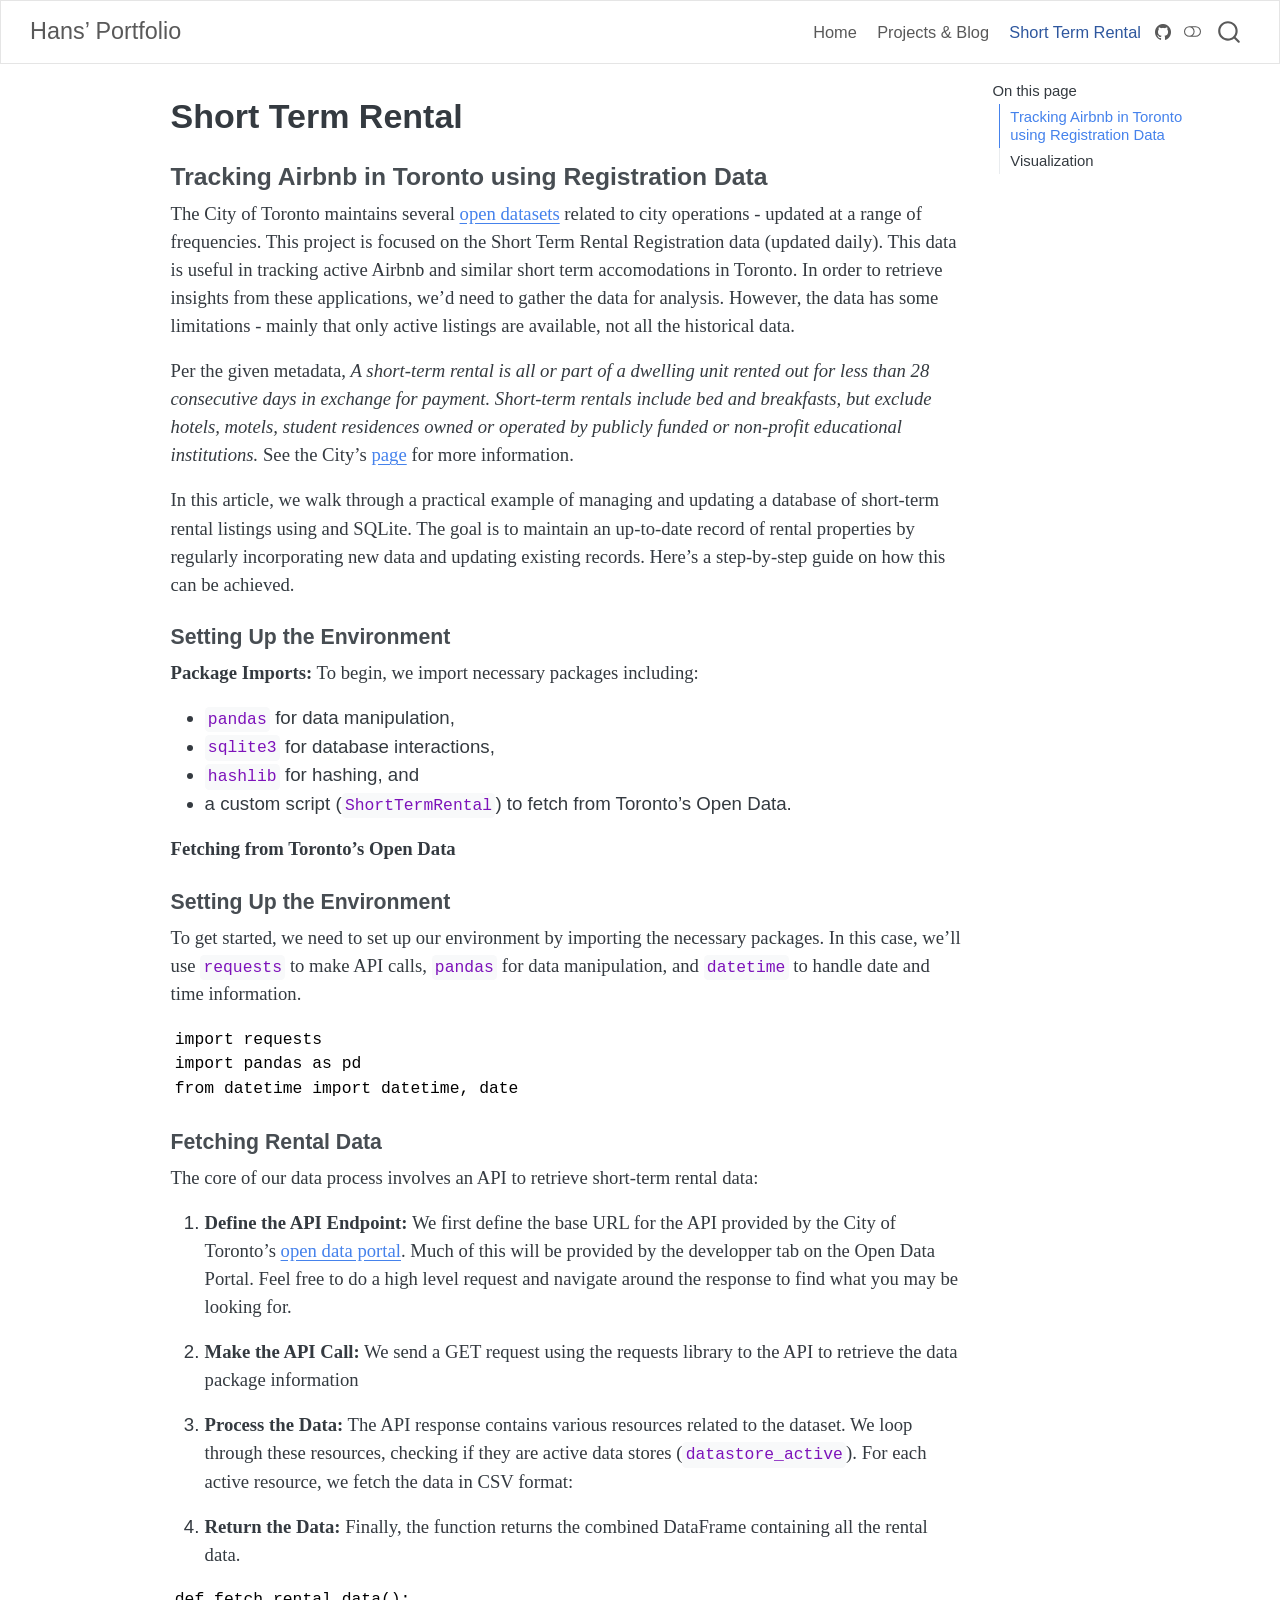
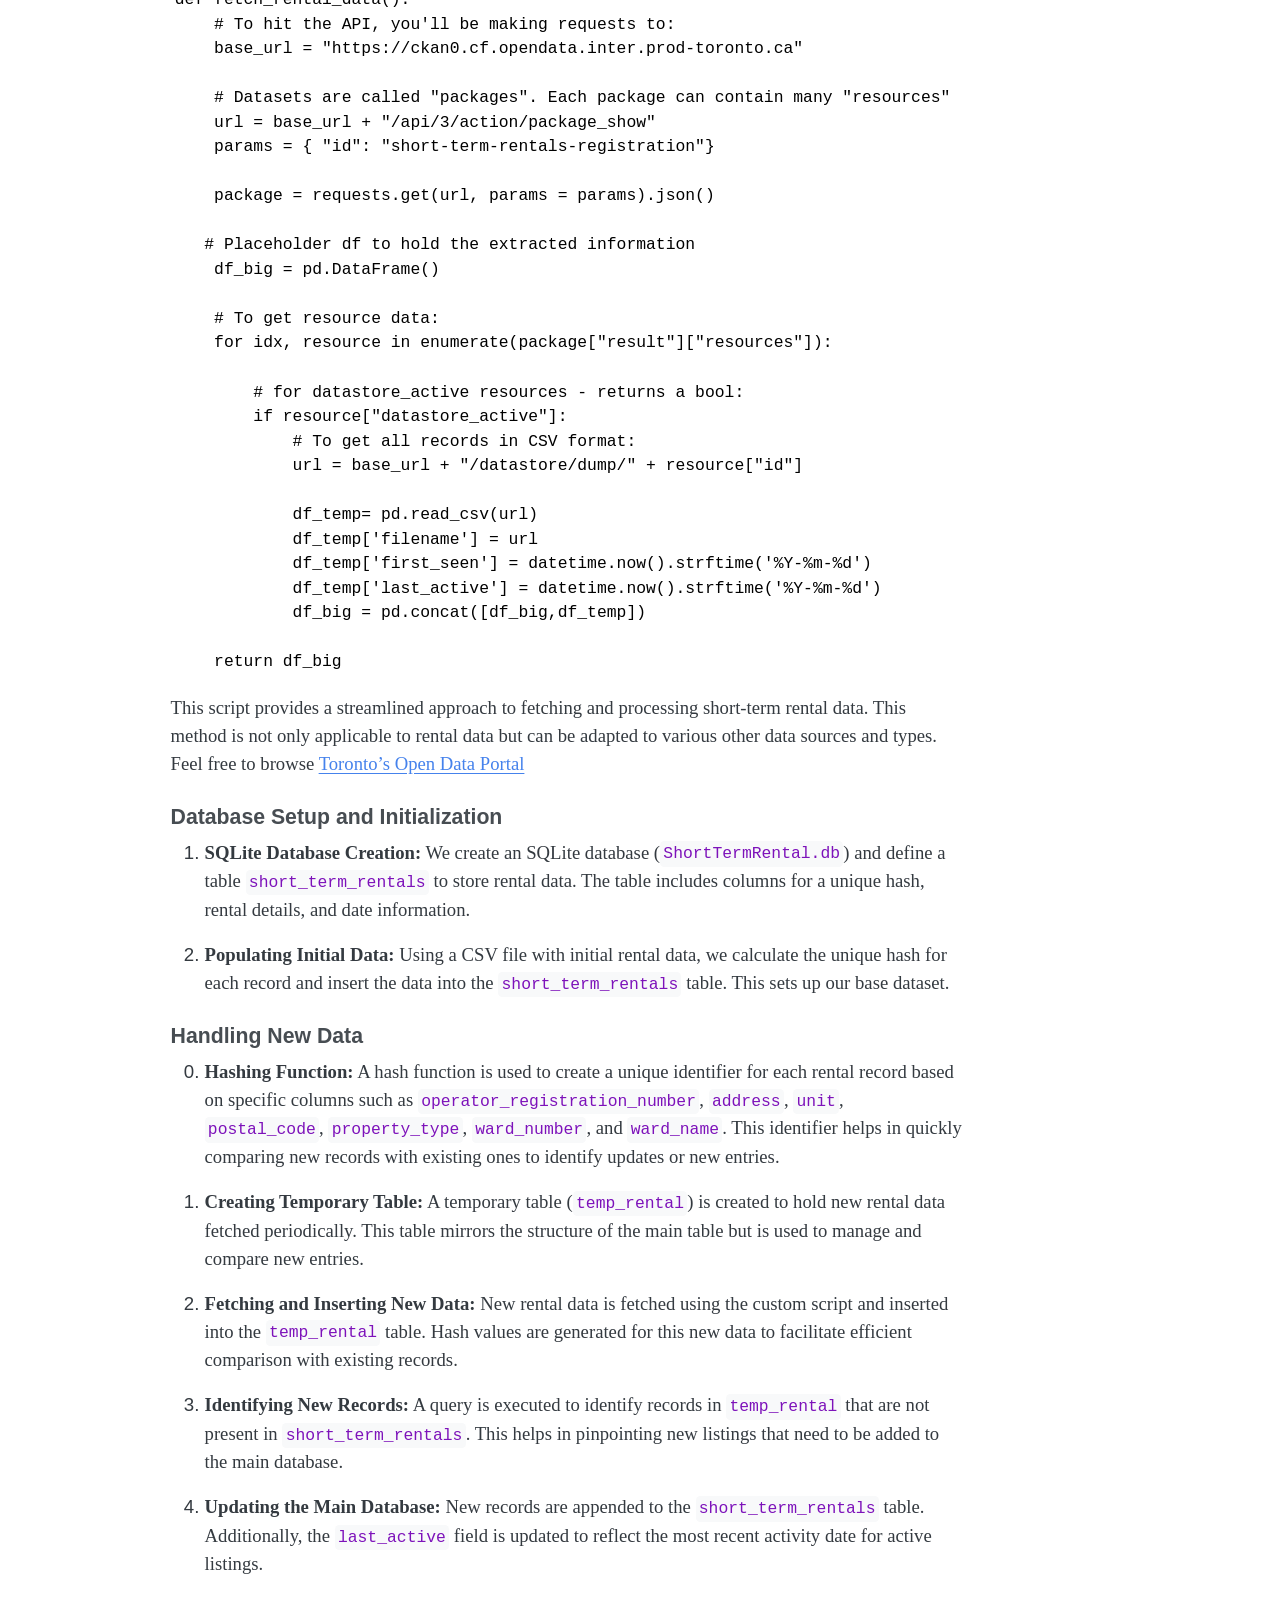
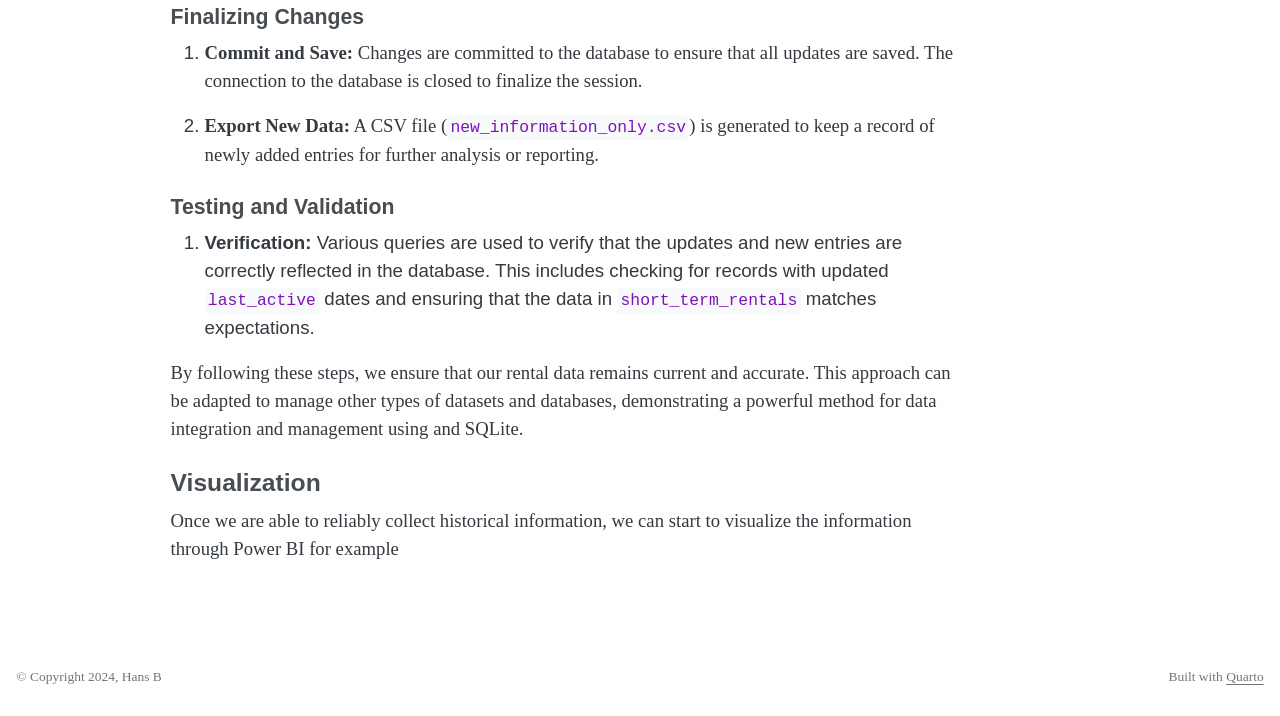
<file: docs/ST_Rental.html>
<!DOCTYPE html>
<html xmlns="http://www.w3.org/1999/xhtml" lang="en" xml:lang="en"><head>

<meta charset="utf-8">
<meta name="generator" content="quarto-1.5.56">

<meta name="viewport" content="width=device-width, initial-scale=1.0, user-scalable=yes">


<title>Short Term Rental – Hans’ Portfolio</title>
<style>
code{white-space: pre-wrap;}
span.smallcaps{font-variant: small-caps;}
div.columns{display: flex; gap: min(4vw, 1.5em);}
div.column{flex: auto; overflow-x: auto;}
div.hanging-indent{margin-left: 1.5em; text-indent: -1.5em;}
ul.task-list{list-style: none;}
ul.task-list li input[type="checkbox"] {
  width: 0.8em;
  margin: 0 0.8em 0.2em -1em; /* quarto-specific, see https://github.com/quarto-dev/quarto-cli/issues/4556 */ 
  vertical-align: middle;
}
</style>


<script src="site_libs/quarto-nav/quarto-nav.js"></script>
<script src="site_libs/quarto-nav/headroom.min.js"></script>
<script src="site_libs/clipboard/clipboard.min.js"></script>
<script src="site_libs/quarto-search/autocomplete.umd.js"></script>
<script src="site_libs/quarto-search/fuse.min.js"></script>
<script src="site_libs/quarto-search/quarto-search.js"></script>
<meta name="quarto:offset" content="./">
<script src="site_libs/quarto-html/quarto.js"></script>
<script src="site_libs/quarto-html/popper.min.js"></script>
<script src="site_libs/quarto-html/tippy.umd.min.js"></script>
<script src="site_libs/quarto-html/anchor.min.js"></script>
<link href="site_libs/quarto-html/tippy.css" rel="stylesheet">
<link href="site_libs/quarto-html/quarto-syntax-highlighting.css" rel="stylesheet" class="quarto-color-scheme" id="quarto-text-highlighting-styles">
<link href="site_libs/quarto-html/quarto-syntax-highlighting-dark.css" rel="prefetch" class="quarto-color-scheme quarto-color-alternate" id="quarto-text-highlighting-styles">
<script src="site_libs/bootstrap/bootstrap.min.js"></script>
<link href="site_libs/bootstrap/bootstrap-icons.css" rel="stylesheet">
<link href="site_libs/bootstrap/bootstrap.min.css" rel="stylesheet" class="quarto-color-scheme" id="quarto-bootstrap" data-mode="light">
<link href="site_libs/bootstrap/bootstrap-dark.min.css" rel="prefetch" class="quarto-color-scheme quarto-color-alternate" id="quarto-bootstrap" data-mode="dark">
<script id="quarto-search-options" type="application/json">{
  "location": "navbar",
  "copy-button": false,
  "collapse-after": 3,
  "panel-placement": "end",
  "type": "overlay",
  "limit": 50,
  "keyboard-shortcut": [
    "f",
    "/",
    "s"
  ],
  "show-item-context": false,
  "language": {
    "search-no-results-text": "No results",
    "search-matching-documents-text": "matching documents",
    "search-copy-link-title": "Copy link to search",
    "search-hide-matches-text": "Hide additional matches",
    "search-more-match-text": "more match in this document",
    "search-more-matches-text": "more matches in this document",
    "search-clear-button-title": "Clear",
    "search-text-placeholder": "",
    "search-detached-cancel-button-title": "Cancel",
    "search-submit-button-title": "Submit",
    "search-label": "Search"
  }
}</script>


</head>

<body class="nav-fixed">

<div id="quarto-search-results"></div>
  <header id="quarto-header" class="headroom fixed-top">
    <nav class="navbar navbar-expand-lg " data-bs-theme="dark">
      <div class="navbar-container container-fluid">
      <div class="navbar-brand-container mx-auto">
    <a class="navbar-brand" href="./index.html">
    <span class="navbar-title">Hans’ Portfolio</span>
    </a>
  </div>
            <div id="quarto-search" class="" title="Search"></div>
          <button class="navbar-toggler" type="button" data-bs-toggle="collapse" data-bs-target="#navbarCollapse" aria-controls="navbarCollapse" role="menu" aria-expanded="false" aria-label="Toggle navigation" onclick="if (window.quartoToggleHeadroom) { window.quartoToggleHeadroom(); }">
  <span class="navbar-toggler-icon"></span>
</button>
          <div class="collapse navbar-collapse" id="navbarCollapse">
            <ul class="navbar-nav navbar-nav-scroll ms-auto">
  <li class="nav-item">
    <a class="nav-link" href="./index.html"> 
<span class="menu-text">Home</span></a>
  </li>  
  <li class="nav-item">
    <a class="nav-link" href="./projects.html"> 
<span class="menu-text">Projects &amp; Blog</span></a>
  </li>  
  <li class="nav-item">
    <a class="nav-link active" href="./ST_Rental.html" aria-current="page"> 
<span class="menu-text">Short Term Rental</span></a>
  </li>  
</ul>
          </div> <!-- /navcollapse -->
            <div class="quarto-navbar-tools">
    <a href="https://github.com/HDB-Q/AboutMe" title="" class="quarto-navigation-tool px-1" aria-label=""><i class="bi bi-github"></i></a>
  <a href="" class="quarto-color-scheme-toggle quarto-navigation-tool  px-1" onclick="window.quartoToggleColorScheme(); return false;" title="Toggle dark mode"><i class="bi"></i></a>
</div>
      </div> <!-- /container-fluid -->
    </nav>
</header>
<!-- content -->
<div id="quarto-content" class="quarto-container page-columns page-rows-contents page-layout-article page-navbar">
<!-- sidebar -->
<!-- margin-sidebar -->
    <div id="quarto-margin-sidebar" class="sidebar margin-sidebar">
        <nav id="TOC" role="doc-toc" class="toc-active">
    <h2 id="toc-title">On this page</h2>
   
  <ul>
  <li><a href="#tracking-airbnb-in-toronto-using-registration-data" id="toc-tracking-airbnb-in-toronto-using-registration-data" class="nav-link active" data-scroll-target="#tracking-airbnb-in-toronto-using-registration-data">Tracking Airbnb in Toronto using Registration Data</a></li>
  <li><a href="#visualization" id="toc-visualization" class="nav-link" data-scroll-target="#visualization">Visualization</a></li>
  </ul>
</nav>
    </div>
<!-- main -->
<main class="content" id="quarto-document-content">

<header id="title-block-header" class="quarto-title-block default">
<div class="quarto-title">
<h1 class="title">Short Term Rental</h1>
</div>



<div class="quarto-title-meta">

    
  
    
  </div>
  


</header>


<section id="tracking-airbnb-in-toronto-using-registration-data" class="level3">
<h3 class="anchored" data-anchor-id="tracking-airbnb-in-toronto-using-registration-data">Tracking Airbnb in Toronto using Registration Data</h3>
<p>The City of Toronto maintains several <a href="https://www.toronto.ca/city-government/data-research-maps/open-data/">open datasets</a> related to city operations - updated at a range of frequencies. This project is focused on the Short Term Rental Registration data (updated daily). This data is useful in tracking active Airbnb and similar short term accomodations in Toronto. In order to retrieve insights from these applications, we’d need to gather the data for analysis. However, the data has some limitations - mainly that only active listings are available, not all the historical data.</p>
<p>Per the given metadata, <em>A short-term rental is all or part of a dwelling unit rented out for less than 28 consecutive days in exchange for payment. Short-term rentals include bed and breakfasts, but exclude hotels, motels, student residences owned or operated by publicly funded or non-profit educational institutions.</em> See the City’s <a href="https://www.toronto.ca/community-people/housing-shelter/short-term-rentals/">page</a> for more information.</p>
<p>In this article, we walk through a practical example of managing and updating a database of short-term rental listings using and SQLite. The goal is to maintain an up-to-date record of rental properties by regularly incorporating new data and updating existing records. Here’s a step-by-step guide on how this can be achieved.</p>
<section id="setting-up-the-environment" class="level4">
<h4 class="anchored" data-anchor-id="setting-up-the-environment">Setting Up the Environment</h4>
<p><strong>Package Imports:</strong> To begin, we import necessary packages including:</p>
<ul>
<li><code>pandas</code> for data manipulation,</li>
<li><code>sqlite3</code> for database interactions,</li>
<li><code>hashlib</code> for hashing, and</li>
<li>a custom script (<code>ShortTermRental</code>) to fetch from Toronto’s Open Data.</li>
</ul>
<p><strong>Fetching from Toronto’s Open Data</strong></p>
</section>
<section id="setting-up-the-environment-1" class="level4">
<h4 class="anchored" data-anchor-id="setting-up-the-environment-1">Setting Up the Environment</h4>
<p>To get started, we need to set up our environment by importing the necessary packages. In this case, we’ll use <code>requests</code> to make API calls, <code>pandas</code> for data manipulation, and <code>datetime</code> to handle date and time information.</p>
<pre><code>import requests
import pandas as pd
from datetime import datetime, date</code></pre>
</section>
<section id="fetching-rental-data" class="level4">
<h4 class="anchored" data-anchor-id="fetching-rental-data">Fetching Rental Data</h4>
<p>The core of our data process involves an API to retrieve short-term rental data:</p>
<ol type="1">
<li><p><strong>Define the API Endpoint:</strong> We first define the base URL for the API provided by the City of Toronto’s <a href="https://open.toronto.ca/dataset/short-term-rentals-registration/">open data portal</a>. Much of this will be provided by the developper tab on the Open Data Portal. Feel free to do a high level request and navigate around the response to find what you may be looking for.</p></li>
<li><p><strong>Make the API Call:</strong> We send a GET request using the requests library to the API to retrieve the data package information</p></li>
<li><p><strong>Process the Data:</strong> The API response contains various resources related to the dataset. We loop through these resources, checking if they are active data stores (<code>datastore_active</code>). For each active resource, we fetch the data in CSV format:</p></li>
<li><p><strong>Return the Data:</strong> Finally, the function returns the combined DataFrame containing all the rental data.</p></li>
</ol>
<pre><code>def fetch_rental_data():
    # To hit the API, you'll be making requests to:
    base_url = "https://ckan0.cf.opendata.inter.prod-toronto.ca"
        
    # Datasets are called "packages". Each package can contain many "resources"
    url = base_url + "/api/3/action/package_show"
    params = { "id": "short-term-rentals-registration"}
        
    package = requests.get(url, params = params).json()

   # Placeholder df to hold the extracted information
    df_big = pd.DataFrame()

    # To get resource data:
    for idx, resource in enumerate(package["result"]["resources"]):

        # for datastore_active resources - returns a bool:
        if resource["datastore_active"]:
            # To get all records in CSV format:
            url = base_url + "/datastore/dump/" + resource["id"]
            
            df_temp= pd.read_csv(url)
            df_temp['filename'] = url
            df_temp['first_seen'] = datetime.now().strftime('%Y-%m-%d')
            df_temp['last_active'] = datetime.now().strftime('%Y-%m-%d')
            df_big = pd.concat([df_big,df_temp])
            
    return df_big</code></pre>
<p>This script provides a streamlined approach to fetching and processing short-term rental data. This method is not only applicable to rental data but can be adapted to various other data sources and types. Feel free to browse <a href="https://open.toronto.ca/">Toronto’s Open Data Portal</a></p>
</section>
<section id="database-setup-and-initialization" class="level4">
<h4 class="anchored" data-anchor-id="database-setup-and-initialization">Database Setup and Initialization</h4>
<ol type="1">
<li><p><strong>SQLite Database Creation:</strong> We create an SQLite database (<code>ShortTermRental.db</code>) and define a table <code>short_term_rentals</code> to store rental data. The table includes columns for a unique hash, rental details, and date information.</p></li>
<li><p><strong>Populating Initial Data:</strong> Using a CSV file with initial rental data, we calculate the unique hash for each record and insert the data into the <code>short_term_rentals</code> table. This sets up our base dataset.</p></li>
</ol>
</section>
<section id="handling-new-data" class="level4">
<h4 class="anchored" data-anchor-id="handling-new-data">Handling New Data</h4>
<ol start="0" type="1">
<li><p><strong>Hashing Function:</strong> A hash function is used to create a unique identifier for each rental record based on specific columns such as <code>operator_registration_number</code>, <code>address</code>, <code>unit</code>, <code>postal_code</code>, <code>property_type</code>, <code>ward_number</code>, and <code>ward_name</code>. This identifier helps in quickly comparing new records with existing ones to identify updates or new entries.</p></li>
<li><p><strong>Creating Temporary Table:</strong> A temporary table (<code>temp_rental</code>) is created to hold new rental data fetched periodically. This table mirrors the structure of the main table but is used to manage and compare new entries.</p></li>
<li><p><strong>Fetching and Inserting New Data:</strong> New rental data is fetched using the custom script and inserted into the <code>temp_rental</code> table. Hash values are generated for this new data to facilitate efficient comparison with existing records.</p></li>
<li><p><strong>Identifying New Records:</strong> A query is executed to identify records in <code>temp_rental</code> that are not present in <code>short_term_rentals</code>. This helps in pinpointing new listings that need to be added to the main database.</p></li>
<li><p><strong>Updating the Main Database:</strong> New records are appended to the <code>short_term_rentals</code> table. Additionally, the <code>last_active</code> field is updated to reflect the most recent activity date for active listings.</p></li>
</ol>
</section>
<section id="finalizing-changes" class="level4">
<h4 class="anchored" data-anchor-id="finalizing-changes">Finalizing Changes</h4>
<ol type="1">
<li><p><strong>Commit and Save:</strong> Changes are committed to the database to ensure that all updates are saved. The connection to the database is closed to finalize the session.</p></li>
<li><p><strong>Export New Data:</strong> A CSV file (<code>new_information_only.csv</code>) is generated to keep a record of newly added entries for further analysis or reporting.</p></li>
</ol>
</section>
<section id="testing-and-validation" class="level4">
<h4 class="anchored" data-anchor-id="testing-and-validation">Testing and Validation</h4>
<ol type="1">
<li><strong>Verification:</strong> Various queries are used to verify that the updates and new entries are correctly reflected in the database. This includes checking for records with updated <code>last_active</code> dates and ensuring that the data in <code>short_term_rentals</code> matches expectations.</li>
</ol>
<p>By following these steps, we ensure that our rental data remains current and accurate. This approach can be adapted to manage other types of datasets and databases, demonstrating a powerful method for data integration and management using and SQLite.</p>
</section>
</section>
<section id="visualization" class="level3">
<h3 class="anchored" data-anchor-id="visualization">Visualization</h3>
<p>Once we are able to reliably collect historical information, we can start to visualize the information through Power BI for example</p>


</section>

</main> <!-- /main -->
<script id="quarto-html-after-body" type="application/javascript">
window.document.addEventListener("DOMContentLoaded", function (event) {
  const toggleBodyColorMode = (bsSheetEl) => {
    const mode = bsSheetEl.getAttribute("data-mode");
    const bodyEl = window.document.querySelector("body");
    if (mode === "dark") {
      bodyEl.classList.add("quarto-dark");
      bodyEl.classList.remove("quarto-light");
    } else {
      bodyEl.classList.add("quarto-light");
      bodyEl.classList.remove("quarto-dark");
    }
  }
  const toggleBodyColorPrimary = () => {
    const bsSheetEl = window.document.querySelector("link#quarto-bootstrap");
    if (bsSheetEl) {
      toggleBodyColorMode(bsSheetEl);
    }
  }
  toggleBodyColorPrimary();  
  const disableStylesheet = (stylesheets) => {
    for (let i=0; i < stylesheets.length; i++) {
      const stylesheet = stylesheets[i];
      stylesheet.rel = 'prefetch';
    }
  }
  const enableStylesheet = (stylesheets) => {
    for (let i=0; i < stylesheets.length; i++) {
      const stylesheet = stylesheets[i];
      stylesheet.rel = 'stylesheet';
    }
  }
  const manageTransitions = (selector, allowTransitions) => {
    const els = window.document.querySelectorAll(selector);
    for (let i=0; i < els.length; i++) {
      const el = els[i];
      if (allowTransitions) {
        el.classList.remove('notransition');
      } else {
        el.classList.add('notransition');
      }
    }
  }
  const toggleGiscusIfUsed = (isAlternate, darkModeDefault) => {
    const baseTheme = document.querySelector('#giscus-base-theme')?.value ?? 'light';
    const alternateTheme = document.querySelector('#giscus-alt-theme')?.value ?? 'dark';
    let newTheme = '';
    if(darkModeDefault) {
      newTheme = isAlternate ? baseTheme : alternateTheme;
    } else {
      newTheme = isAlternate ? alternateTheme : baseTheme;
    }
    const changeGiscusTheme = () => {
      // From: https://github.com/giscus/giscus/issues/336
      const sendMessage = (message) => {
        const iframe = document.querySelector('iframe.giscus-frame');
        if (!iframe) return;
        iframe.contentWindow.postMessage({ giscus: message }, 'https://giscus.app');
      }
      sendMessage({
        setConfig: {
          theme: newTheme
        }
      });
    }
    const isGiscussLoaded = window.document.querySelector('iframe.giscus-frame') !== null;
    if (isGiscussLoaded) {
      changeGiscusTheme();
    }
  }
  const toggleColorMode = (alternate) => {
    // Switch the stylesheets
    const alternateStylesheets = window.document.querySelectorAll('link.quarto-color-scheme.quarto-color-alternate');
    manageTransitions('#quarto-margin-sidebar .nav-link', false);
    if (alternate) {
      enableStylesheet(alternateStylesheets);
      for (const sheetNode of alternateStylesheets) {
        if (sheetNode.id === "quarto-bootstrap") {
          toggleBodyColorMode(sheetNode);
        }
      }
    } else {
      disableStylesheet(alternateStylesheets);
      toggleBodyColorPrimary();
    }
    manageTransitions('#quarto-margin-sidebar .nav-link', true);
    // Switch the toggles
    const toggles = window.document.querySelectorAll('.quarto-color-scheme-toggle');
    for (let i=0; i < toggles.length; i++) {
      const toggle = toggles[i];
      if (toggle) {
        if (alternate) {
          toggle.classList.add("alternate");     
        } else {
          toggle.classList.remove("alternate");
        }
      }
    }
    // Hack to workaround the fact that safari doesn't
    // properly recolor the scrollbar when toggling (#1455)
    if (navigator.userAgent.indexOf('Safari') > 0 && navigator.userAgent.indexOf('Chrome') == -1) {
      manageTransitions("body", false);
      window.scrollTo(0, 1);
      setTimeout(() => {
        window.scrollTo(0, 0);
        manageTransitions("body", true);
      }, 40);  
    }
  }
  const isFileUrl = () => { 
    return window.location.protocol === 'file:';
  }
  const hasAlternateSentinel = () => {  
    let styleSentinel = getColorSchemeSentinel();
    if (styleSentinel !== null) {
      return styleSentinel === "alternate";
    } else {
      return false;
    }
  }
  const setStyleSentinel = (alternate) => {
    const value = alternate ? "alternate" : "default";
    if (!isFileUrl()) {
      window.localStorage.setItem("quarto-color-scheme", value);
    } else {
      localAlternateSentinel = value;
    }
  }
  const getColorSchemeSentinel = () => {
    if (!isFileUrl()) {
      const storageValue = window.localStorage.getItem("quarto-color-scheme");
      return storageValue != null ? storageValue : localAlternateSentinel;
    } else {
      return localAlternateSentinel;
    }
  }
  const darkModeDefault = false;
  let localAlternateSentinel = darkModeDefault ? 'alternate' : 'default';
  // Dark / light mode switch
  window.quartoToggleColorScheme = () => {
    // Read the current dark / light value 
    let toAlternate = !hasAlternateSentinel();
    toggleColorMode(toAlternate);
    setStyleSentinel(toAlternate);
    toggleGiscusIfUsed(toAlternate, darkModeDefault);
  };
  // Ensure there is a toggle, if there isn't float one in the top right
  if (window.document.querySelector('.quarto-color-scheme-toggle') === null) {
    const a = window.document.createElement('a');
    a.classList.add('top-right');
    a.classList.add('quarto-color-scheme-toggle');
    a.href = "";
    a.onclick = function() { try { window.quartoToggleColorScheme(); } catch {} return false; };
    const i = window.document.createElement("i");
    i.classList.add('bi');
    a.appendChild(i);
    window.document.body.appendChild(a);
  }
  // Switch to dark mode if need be
  if (hasAlternateSentinel()) {
    toggleColorMode(true);
  } else {
    toggleColorMode(false);
  }
  const icon = "";
  const anchorJS = new window.AnchorJS();
  anchorJS.options = {
    placement: 'right',
    icon: icon
  };
  anchorJS.add('.anchored');
  const isCodeAnnotation = (el) => {
    for (const clz of el.classList) {
      if (clz.startsWith('code-annotation-')) {                     
        return true;
      }
    }
    return false;
  }
  const onCopySuccess = function(e) {
    // button target
    const button = e.trigger;
    // don't keep focus
    button.blur();
    // flash "checked"
    button.classList.add('code-copy-button-checked');
    var currentTitle = button.getAttribute("title");
    button.setAttribute("title", "Copied!");
    let tooltip;
    if (window.bootstrap) {
      button.setAttribute("data-bs-toggle", "tooltip");
      button.setAttribute("data-bs-placement", "left");
      button.setAttribute("data-bs-title", "Copied!");
      tooltip = new bootstrap.Tooltip(button, 
        { trigger: "manual", 
          customClass: "code-copy-button-tooltip",
          offset: [0, -8]});
      tooltip.show();    
    }
    setTimeout(function() {
      if (tooltip) {
        tooltip.hide();
        button.removeAttribute("data-bs-title");
        button.removeAttribute("data-bs-toggle");
        button.removeAttribute("data-bs-placement");
      }
      button.setAttribute("title", currentTitle);
      button.classList.remove('code-copy-button-checked');
    }, 1000);
    // clear code selection
    e.clearSelection();
  }
  const getTextToCopy = function(trigger) {
      const codeEl = trigger.previousElementSibling.cloneNode(true);
      for (const childEl of codeEl.children) {
        if (isCodeAnnotation(childEl)) {
          childEl.remove();
        }
      }
      return codeEl.innerText;
  }
  const clipboard = new window.ClipboardJS('.code-copy-button:not([data-in-quarto-modal])', {
    text: getTextToCopy
  });
  clipboard.on('success', onCopySuccess);
  if (window.document.getElementById('quarto-embedded-source-code-modal')) {
    // For code content inside modals, clipBoardJS needs to be initialized with a container option
    // TODO: Check when it could be a function (https://github.com/zenorocha/clipboard.js/issues/860)
    const clipboardModal = new window.ClipboardJS('.code-copy-button[data-in-quarto-modal]', {
      text: getTextToCopy,
      container: window.document.getElementById('quarto-embedded-source-code-modal')
    });
    clipboardModal.on('success', onCopySuccess);
  }
    var localhostRegex = new RegExp(/^(?:http|https):\/\/localhost\:?[0-9]*\//);
    var mailtoRegex = new RegExp(/^mailto:/);
      var filterRegex = new RegExp('/' + window.location.host + '/');
    var isInternal = (href) => {
        return filterRegex.test(href) || localhostRegex.test(href) || mailtoRegex.test(href);
    }
    // Inspect non-navigation links and adorn them if external
 	var links = window.document.querySelectorAll('a[href]:not(.nav-link):not(.navbar-brand):not(.toc-action):not(.sidebar-link):not(.sidebar-item-toggle):not(.pagination-link):not(.no-external):not([aria-hidden]):not(.dropdown-item):not(.quarto-navigation-tool):not(.about-link)');
    for (var i=0; i<links.length; i++) {
      const link = links[i];
      if (!isInternal(link.href)) {
        // undo the damage that might have been done by quarto-nav.js in the case of
        // links that we want to consider external
        if (link.dataset.originalHref !== undefined) {
          link.href = link.dataset.originalHref;
        }
      }
    }
  function tippyHover(el, contentFn, onTriggerFn, onUntriggerFn) {
    const config = {
      allowHTML: true,
      maxWidth: 500,
      delay: 100,
      arrow: false,
      appendTo: function(el) {
          return el.parentElement;
      },
      interactive: true,
      interactiveBorder: 10,
      theme: 'quarto',
      placement: 'bottom-start',
    };
    if (contentFn) {
      config.content = contentFn;
    }
    if (onTriggerFn) {
      config.onTrigger = onTriggerFn;
    }
    if (onUntriggerFn) {
      config.onUntrigger = onUntriggerFn;
    }
    window.tippy(el, config); 
  }
  const noterefs = window.document.querySelectorAll('a[role="doc-noteref"]');
  for (var i=0; i<noterefs.length; i++) {
    const ref = noterefs[i];
    tippyHover(ref, function() {
      // use id or data attribute instead here
      let href = ref.getAttribute('data-footnote-href') || ref.getAttribute('href');
      try { href = new URL(href).hash; } catch {}
      const id = href.replace(/^#\/?/, "");
      const note = window.document.getElementById(id);
      if (note) {
        return note.innerHTML;
      } else {
        return "";
      }
    });
  }
  const xrefs = window.document.querySelectorAll('a.quarto-xref');
  const processXRef = (id, note) => {
    // Strip column container classes
    const stripColumnClz = (el) => {
      el.classList.remove("page-full", "page-columns");
      if (el.children) {
        for (const child of el.children) {
          stripColumnClz(child);
        }
      }
    }
    stripColumnClz(note)
    if (id === null || id.startsWith('sec-')) {
      // Special case sections, only their first couple elements
      const container = document.createElement("div");
      if (note.children && note.children.length > 2) {
        container.appendChild(note.children[0].cloneNode(true));
        for (let i = 1; i < note.children.length; i++) {
          const child = note.children[i];
          if (child.tagName === "P" && child.innerText === "") {
            continue;
          } else {
            container.appendChild(child.cloneNode(true));
            break;
          }
        }
        if (window.Quarto?.typesetMath) {
          window.Quarto.typesetMath(container);
        }
        return container.innerHTML
      } else {
        if (window.Quarto?.typesetMath) {
          window.Quarto.typesetMath(note);
        }
        return note.innerHTML;
      }
    } else {
      // Remove any anchor links if they are present
      const anchorLink = note.querySelector('a.anchorjs-link');
      if (anchorLink) {
        anchorLink.remove();
      }
      if (window.Quarto?.typesetMath) {
        window.Quarto.typesetMath(note);
      }
      // TODO in 1.5, we should make sure this works without a callout special case
      if (note.classList.contains("callout")) {
        return note.outerHTML;
      } else {
        return note.innerHTML;
      }
    }
  }
  for (var i=0; i<xrefs.length; i++) {
    const xref = xrefs[i];
    tippyHover(xref, undefined, function(instance) {
      instance.disable();
      let url = xref.getAttribute('href');
      let hash = undefined; 
      if (url.startsWith('#')) {
        hash = url;
      } else {
        try { hash = new URL(url).hash; } catch {}
      }
      if (hash) {
        const id = hash.replace(/^#\/?/, "");
        const note = window.document.getElementById(id);
        if (note !== null) {
          try {
            const html = processXRef(id, note.cloneNode(true));
            instance.setContent(html);
          } finally {
            instance.enable();
            instance.show();
          }
        } else {
          // See if we can fetch this
          fetch(url.split('#')[0])
          .then(res => res.text())
          .then(html => {
            const parser = new DOMParser();
            const htmlDoc = parser.parseFromString(html, "text/html");
            const note = htmlDoc.getElementById(id);
            if (note !== null) {
              const html = processXRef(id, note);
              instance.setContent(html);
            } 
          }).finally(() => {
            instance.enable();
            instance.show();
          });
        }
      } else {
        // See if we can fetch a full url (with no hash to target)
        // This is a special case and we should probably do some content thinning / targeting
        fetch(url)
        .then(res => res.text())
        .then(html => {
          const parser = new DOMParser();
          const htmlDoc = parser.parseFromString(html, "text/html");
          const note = htmlDoc.querySelector('main.content');
          if (note !== null) {
            // This should only happen for chapter cross references
            // (since there is no id in the URL)
            // remove the first header
            if (note.children.length > 0 && note.children[0].tagName === "HEADER") {
              note.children[0].remove();
            }
            const html = processXRef(null, note);
            instance.setContent(html);
          } 
        }).finally(() => {
          instance.enable();
          instance.show();
        });
      }
    }, function(instance) {
    });
  }
      let selectedAnnoteEl;
      const selectorForAnnotation = ( cell, annotation) => {
        let cellAttr = 'data-code-cell="' + cell + '"';
        let lineAttr = 'data-code-annotation="' +  annotation + '"';
        const selector = 'span[' + cellAttr + '][' + lineAttr + ']';
        return selector;
      }
      const selectCodeLines = (annoteEl) => {
        const doc = window.document;
        const targetCell = annoteEl.getAttribute("data-target-cell");
        const targetAnnotation = annoteEl.getAttribute("data-target-annotation");
        const annoteSpan = window.document.querySelector(selectorForAnnotation(targetCell, targetAnnotation));
        const lines = annoteSpan.getAttribute("data-code-lines").split(",");
        const lineIds = lines.map((line) => {
          return targetCell + "-" + line;
        })
        let top = null;
        let height = null;
        let parent = null;
        if (lineIds.length > 0) {
            //compute the position of the single el (top and bottom and make a div)
            const el = window.document.getElementById(lineIds[0]);
            top = el.offsetTop;
            height = el.offsetHeight;
            parent = el.parentElement.parentElement;
          if (lineIds.length > 1) {
            const lastEl = window.document.getElementById(lineIds[lineIds.length - 1]);
            const bottom = lastEl.offsetTop + lastEl.offsetHeight;
            height = bottom - top;
          }
          if (top !== null && height !== null && parent !== null) {
            // cook up a div (if necessary) and position it 
            let div = window.document.getElementById("code-annotation-line-highlight");
            if (div === null) {
              div = window.document.createElement("div");
              div.setAttribute("id", "code-annotation-line-highlight");
              div.style.position = 'absolute';
              parent.appendChild(div);
            }
            div.style.top = top - 2 + "px";
            div.style.height = height + 4 + "px";
            div.style.left = 0;
            let gutterDiv = window.document.getElementById("code-annotation-line-highlight-gutter");
            if (gutterDiv === null) {
              gutterDiv = window.document.createElement("div");
              gutterDiv.setAttribute("id", "code-annotation-line-highlight-gutter");
              gutterDiv.style.position = 'absolute';
              const codeCell = window.document.getElementById(targetCell);
              const gutter = codeCell.querySelector('.code-annotation-gutter');
              gutter.appendChild(gutterDiv);
            }
            gutterDiv.style.top = top - 2 + "px";
            gutterDiv.style.height = height + 4 + "px";
          }
          selectedAnnoteEl = annoteEl;
        }
      };
      const unselectCodeLines = () => {
        const elementsIds = ["code-annotation-line-highlight", "code-annotation-line-highlight-gutter"];
        elementsIds.forEach((elId) => {
          const div = window.document.getElementById(elId);
          if (div) {
            div.remove();
          }
        });
        selectedAnnoteEl = undefined;
      };
        // Handle positioning of the toggle
    window.addEventListener(
      "resize",
      throttle(() => {
        elRect = undefined;
        if (selectedAnnoteEl) {
          selectCodeLines(selectedAnnoteEl);
        }
      }, 10)
    );
    function throttle(fn, ms) {
    let throttle = false;
    let timer;
      return (...args) => {
        if(!throttle) { // first call gets through
            fn.apply(this, args);
            throttle = true;
        } else { // all the others get throttled
            if(timer) clearTimeout(timer); // cancel #2
            timer = setTimeout(() => {
              fn.apply(this, args);
              timer = throttle = false;
            }, ms);
        }
      };
    }
      // Attach click handler to the DT
      const annoteDls = window.document.querySelectorAll('dt[data-target-cell]');
      for (const annoteDlNode of annoteDls) {
        annoteDlNode.addEventListener('click', (event) => {
          const clickedEl = event.target;
          if (clickedEl !== selectedAnnoteEl) {
            unselectCodeLines();
            const activeEl = window.document.querySelector('dt[data-target-cell].code-annotation-active');
            if (activeEl) {
              activeEl.classList.remove('code-annotation-active');
            }
            selectCodeLines(clickedEl);
            clickedEl.classList.add('code-annotation-active');
          } else {
            // Unselect the line
            unselectCodeLines();
            clickedEl.classList.remove('code-annotation-active');
          }
        });
      }
  const findCites = (el) => {
    const parentEl = el.parentElement;
    if (parentEl) {
      const cites = parentEl.dataset.cites;
      if (cites) {
        return {
          el,
          cites: cites.split(' ')
        };
      } else {
        return findCites(el.parentElement)
      }
    } else {
      return undefined;
    }
  };
  var bibliorefs = window.document.querySelectorAll('a[role="doc-biblioref"]');
  for (var i=0; i<bibliorefs.length; i++) {
    const ref = bibliorefs[i];
    const citeInfo = findCites(ref);
    if (citeInfo) {
      tippyHover(citeInfo.el, function() {
        var popup = window.document.createElement('div');
        citeInfo.cites.forEach(function(cite) {
          var citeDiv = window.document.createElement('div');
          citeDiv.classList.add('hanging-indent');
          citeDiv.classList.add('csl-entry');
          var biblioDiv = window.document.getElementById('ref-' + cite);
          if (biblioDiv) {
            citeDiv.innerHTML = biblioDiv.innerHTML;
          }
          popup.appendChild(citeDiv);
        });
        return popup.innerHTML;
      });
    }
  }
});
</script>
</div> <!-- /content -->
<footer class="footer">
  <div class="nav-footer">
    <div class="nav-footer-left">
<p>© Copyright 2024, Hans B</p>
</div>   
    <div class="nav-footer-center">
      &nbsp;
    </div>
    <div class="nav-footer-right">
<p>Built with <a href="https://quarto.org/">Quarto</a></p>
</div>
  </div>
</footer>




</body></html>
</file>
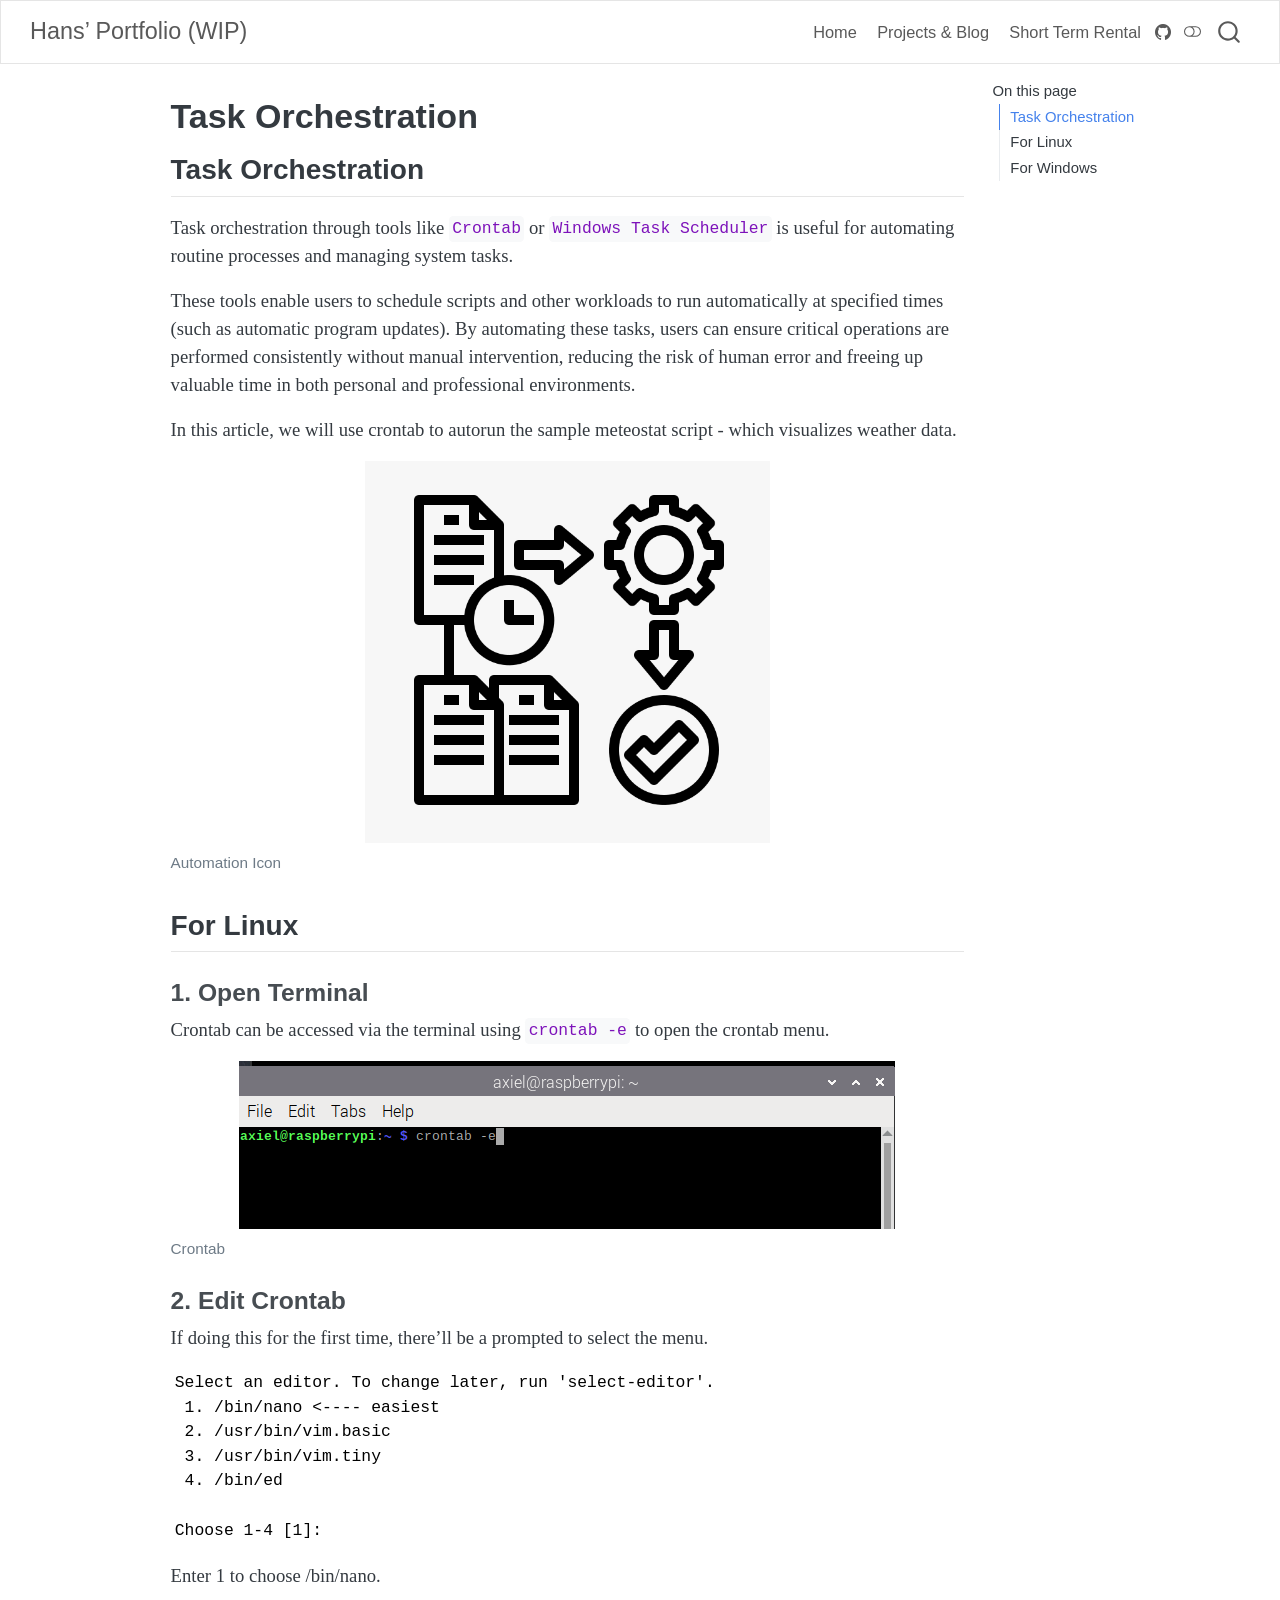
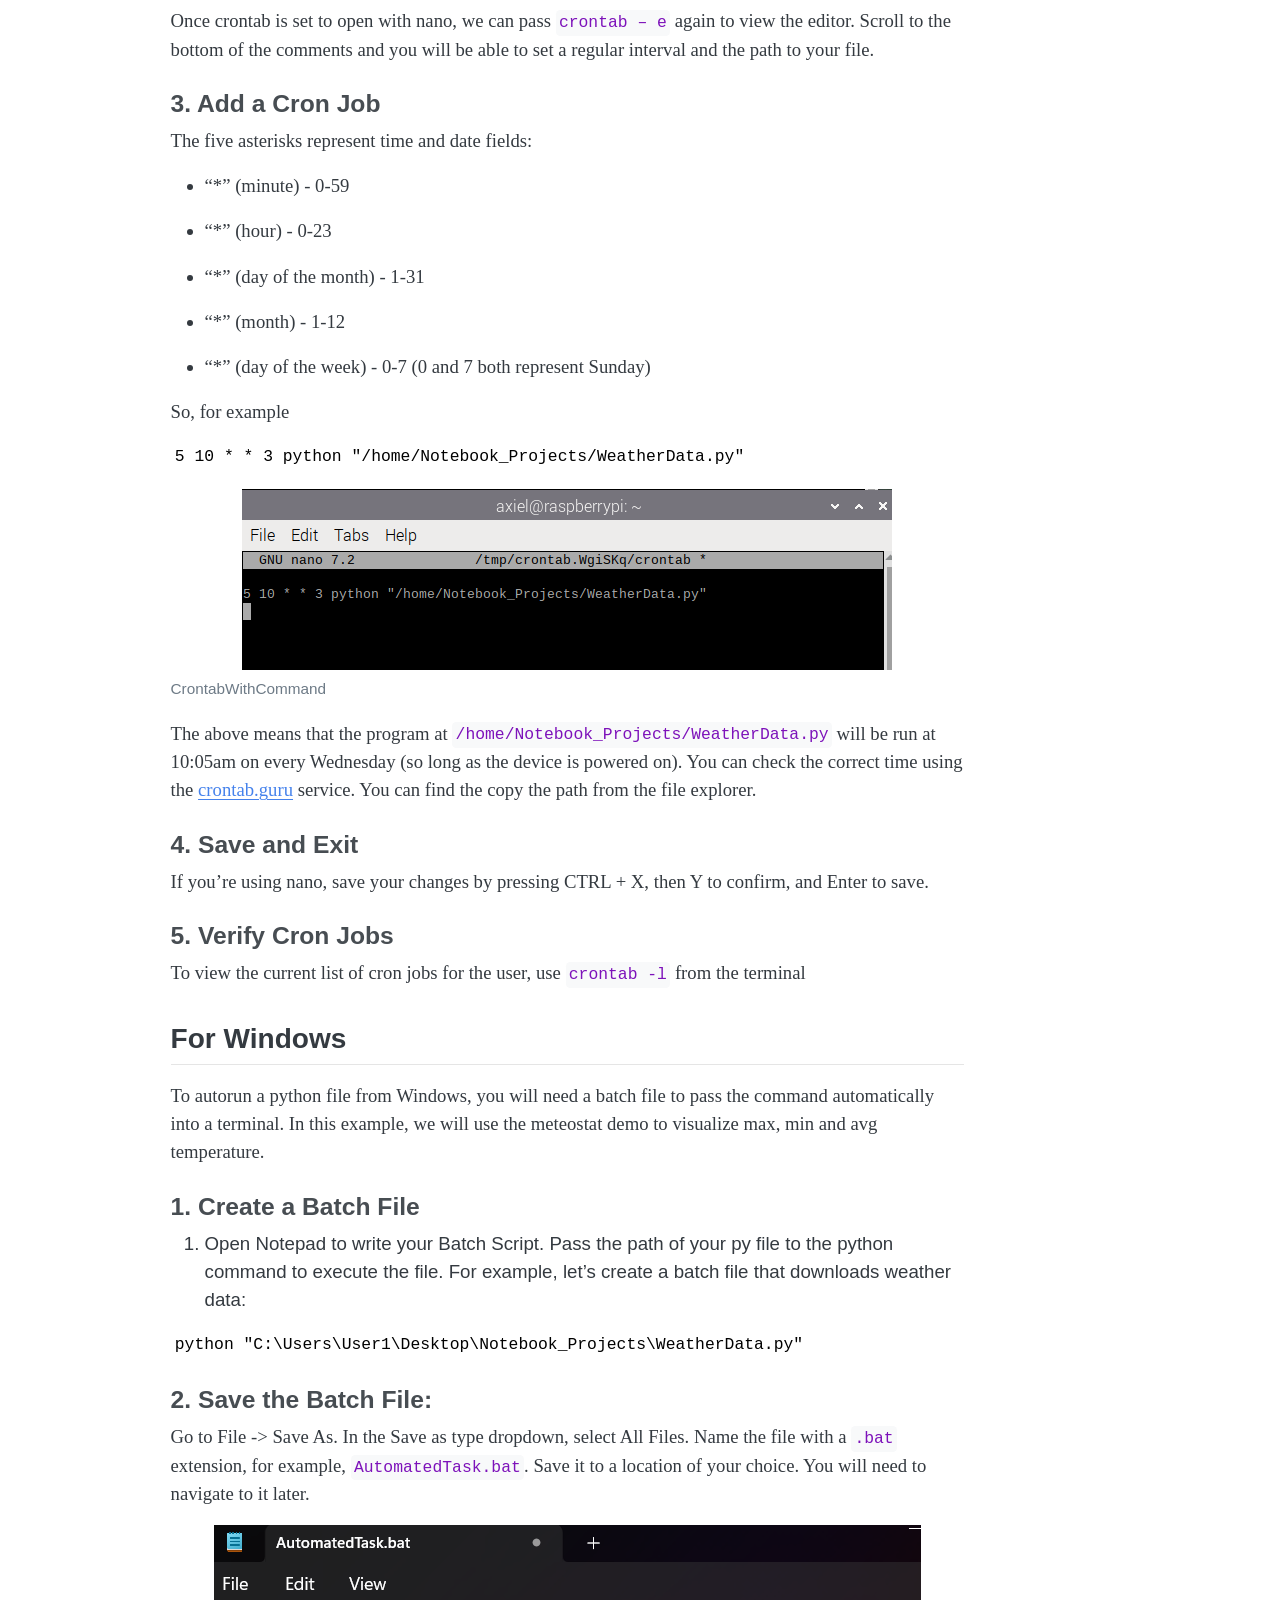
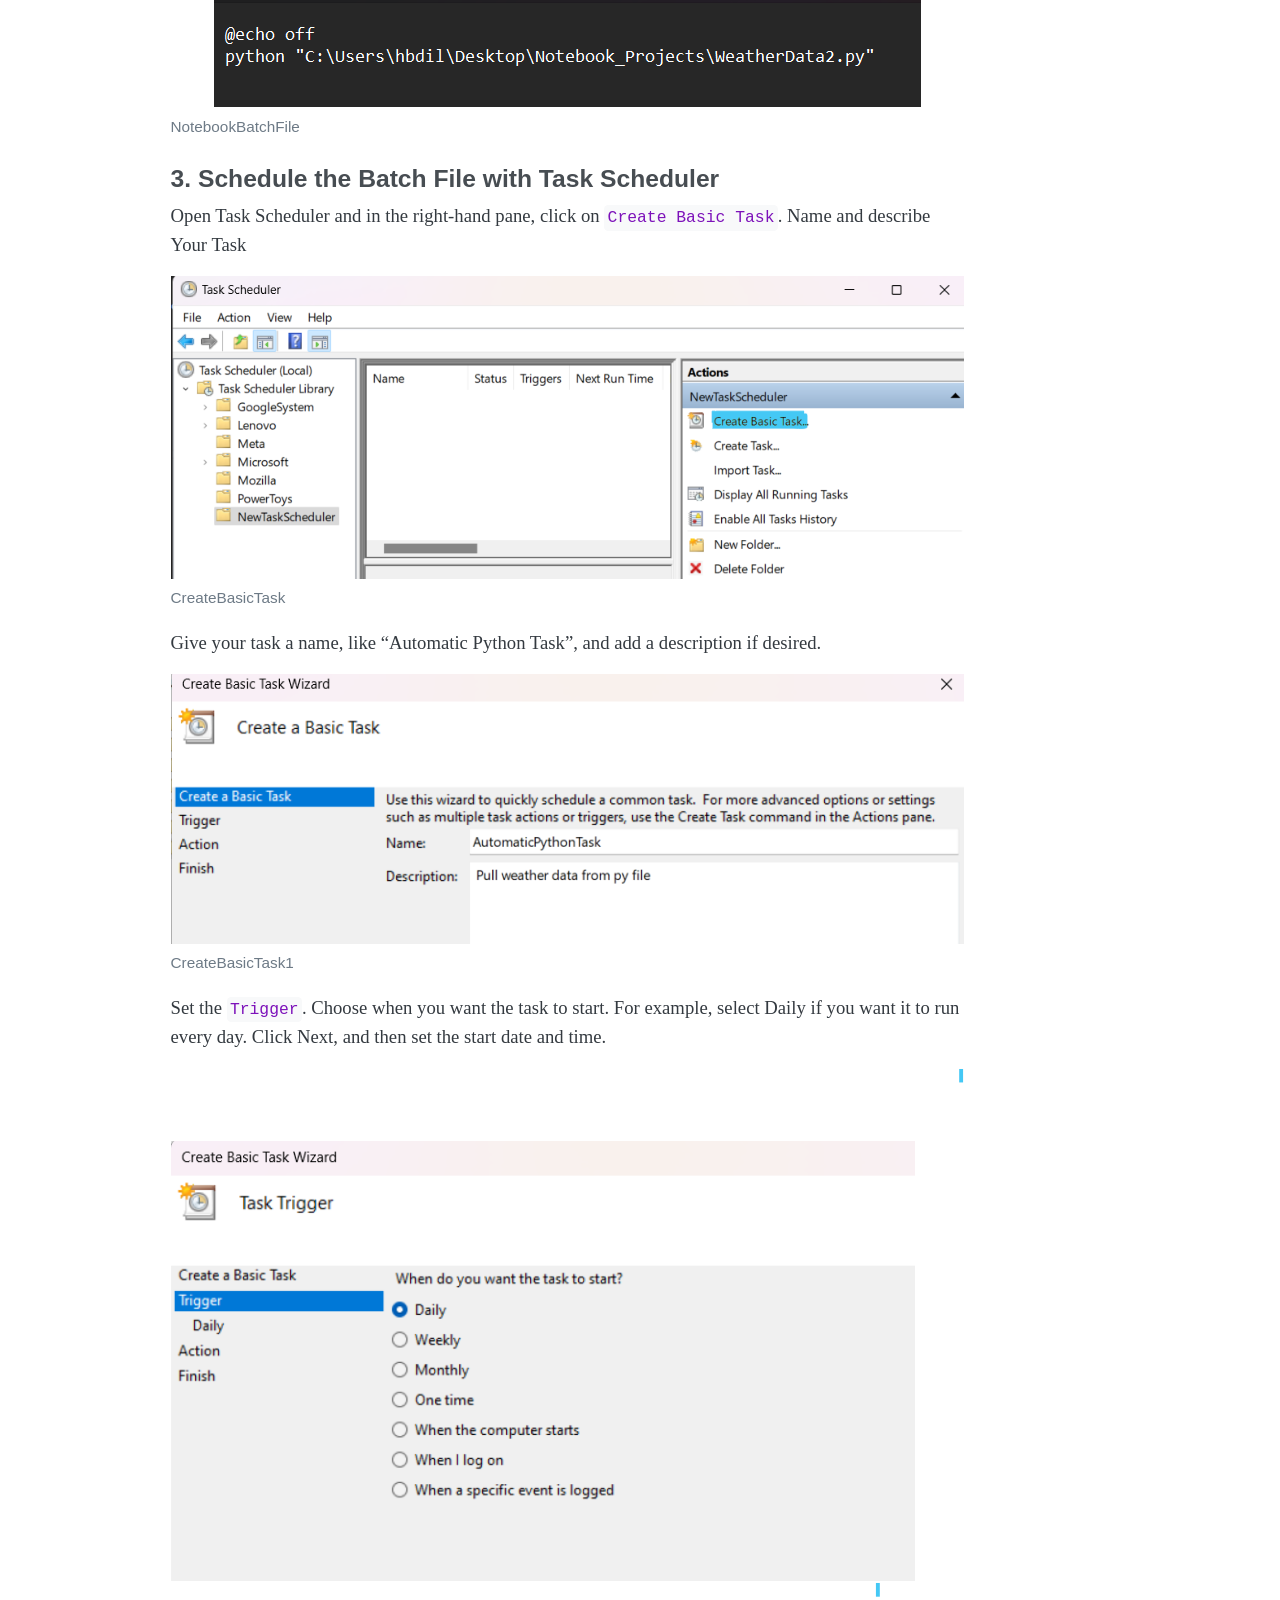
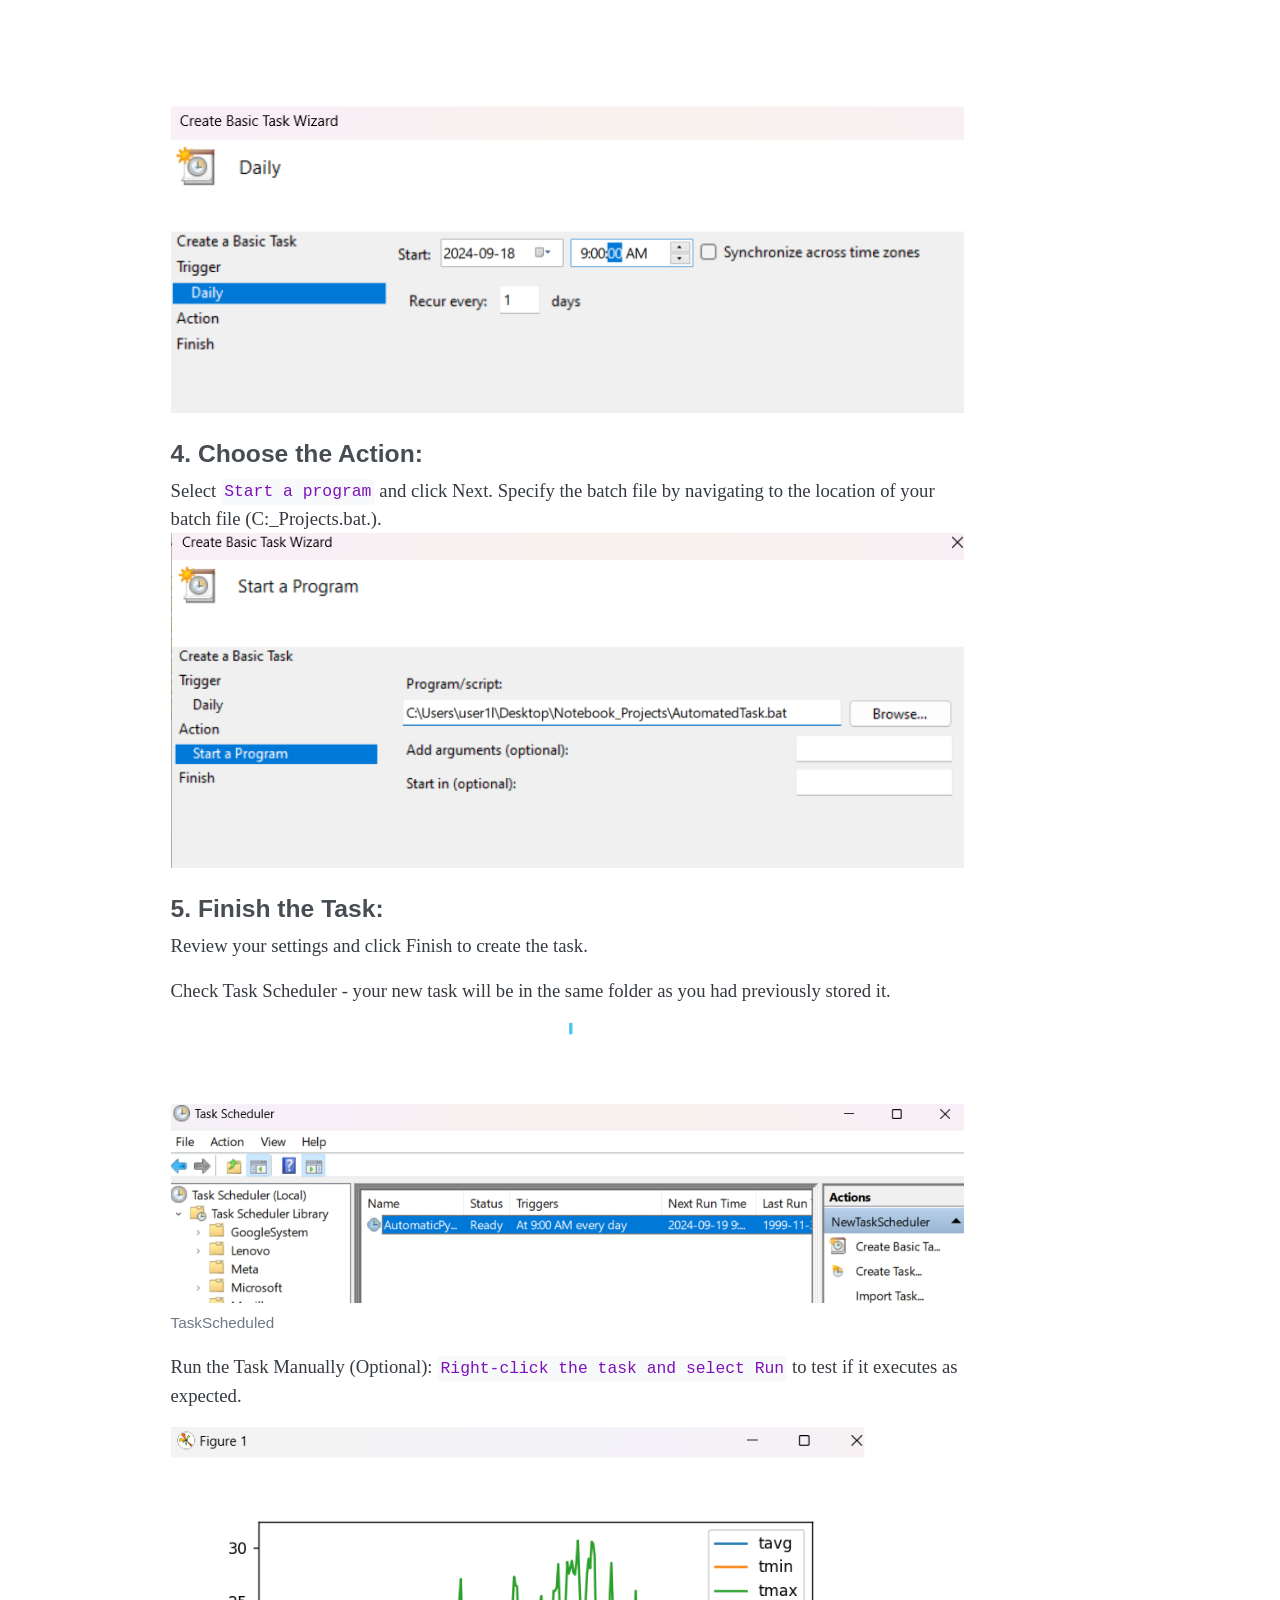
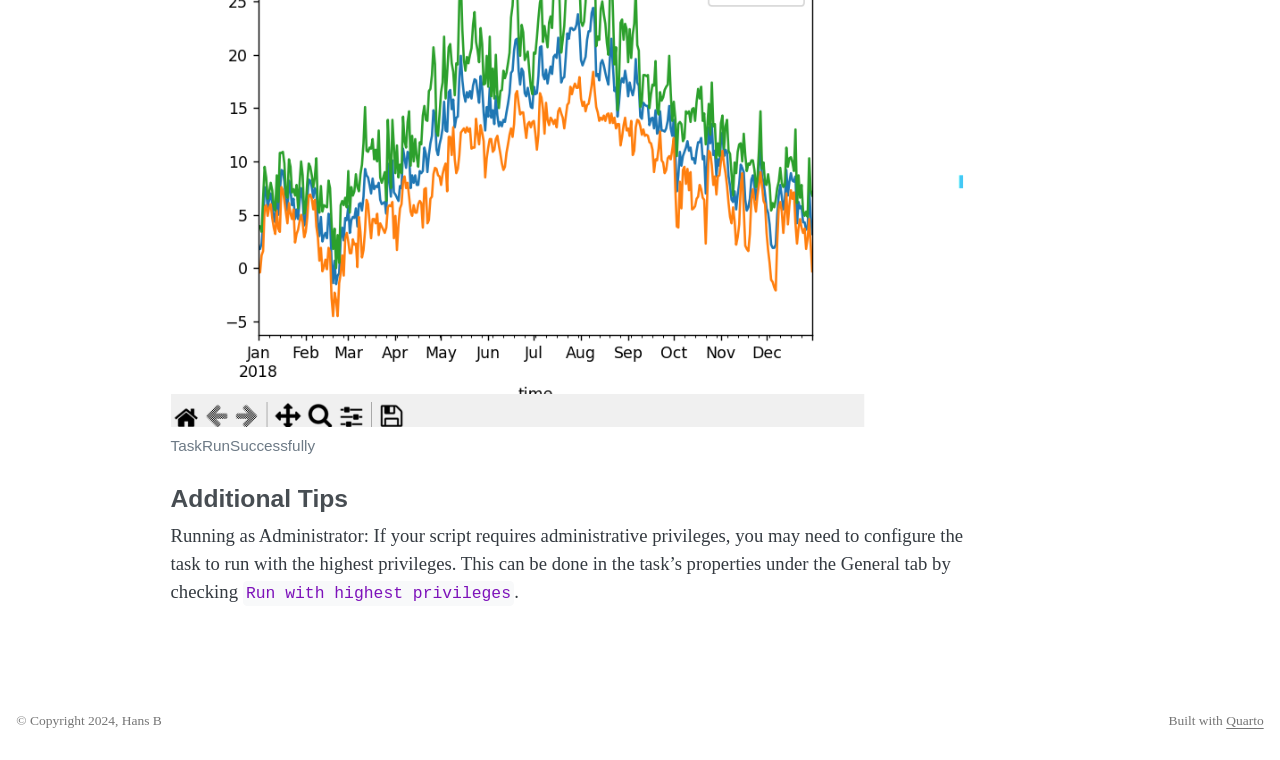
<file: docs/TaskOrchestration.html>
<!DOCTYPE html>
<html xmlns="http://www.w3.org/1999/xhtml" lang="en" xml:lang="en"><head>

<meta charset="utf-8">
<meta name="generator" content="quarto-1.5.56">

<meta name="viewport" content="width=device-width, initial-scale=1.0, user-scalable=yes">


<title>Task Orchestration – Hans’ Portfolio (WIP)</title>
<style>
code{white-space: pre-wrap;}
span.smallcaps{font-variant: small-caps;}
div.columns{display: flex; gap: min(4vw, 1.5em);}
div.column{flex: auto; overflow-x: auto;}
div.hanging-indent{margin-left: 1.5em; text-indent: -1.5em;}
ul.task-list{list-style: none;}
ul.task-list li input[type="checkbox"] {
  width: 0.8em;
  margin: 0 0.8em 0.2em -1em; /* quarto-specific, see https://github.com/quarto-dev/quarto-cli/issues/4556 */ 
  vertical-align: middle;
}
</style>


<script src="site_libs/quarto-nav/quarto-nav.js"></script>
<script src="site_libs/quarto-nav/headroom.min.js"></script>
<script src="site_libs/clipboard/clipboard.min.js"></script>
<script src="site_libs/quarto-search/autocomplete.umd.js"></script>
<script src="site_libs/quarto-search/fuse.min.js"></script>
<script src="site_libs/quarto-search/quarto-search.js"></script>
<meta name="quarto:offset" content="./">
<script src="site_libs/quarto-html/quarto.js"></script>
<script src="site_libs/quarto-html/popper.min.js"></script>
<script src="site_libs/quarto-html/tippy.umd.min.js"></script>
<script src="site_libs/quarto-html/anchor.min.js"></script>
<link href="site_libs/quarto-html/tippy.css" rel="stylesheet">
<link href="site_libs/quarto-html/quarto-syntax-highlighting.css" rel="stylesheet" class="quarto-color-scheme" id="quarto-text-highlighting-styles">
<link href="site_libs/quarto-html/quarto-syntax-highlighting-dark.css" rel="prefetch" class="quarto-color-scheme quarto-color-alternate" id="quarto-text-highlighting-styles">
<script src="site_libs/bootstrap/bootstrap.min.js"></script>
<link href="site_libs/bootstrap/bootstrap-icons.css" rel="stylesheet">
<link href="site_libs/bootstrap/bootstrap.min.css" rel="stylesheet" class="quarto-color-scheme" id="quarto-bootstrap" data-mode="light">
<link href="site_libs/bootstrap/bootstrap-dark.min.css" rel="prefetch" class="quarto-color-scheme quarto-color-alternate" id="quarto-bootstrap" data-mode="dark">
<script src="site_libs/quarto-contrib/glightbox/glightbox.min.js"></script>
<link href="site_libs/quarto-contrib/glightbox/glightbox.min.css" rel="stylesheet">
<link href="site_libs/quarto-contrib/glightbox/lightbox.css" rel="stylesheet">
<script id="quarto-search-options" type="application/json">{
  "location": "navbar",
  "copy-button": false,
  "collapse-after": 3,
  "panel-placement": "end",
  "type": "overlay",
  "limit": 50,
  "keyboard-shortcut": [
    "f",
    "/",
    "s"
  ],
  "show-item-context": false,
  "language": {
    "search-no-results-text": "No results",
    "search-matching-documents-text": "matching documents",
    "search-copy-link-title": "Copy link to search",
    "search-hide-matches-text": "Hide additional matches",
    "search-more-match-text": "more match in this document",
    "search-more-matches-text": "more matches in this document",
    "search-clear-button-title": "Clear",
    "search-text-placeholder": "",
    "search-detached-cancel-button-title": "Cancel",
    "search-submit-button-title": "Submit",
    "search-label": "Search"
  }
}</script>


</head>

<body class="nav-fixed">

<div id="quarto-search-results"></div>
  <header id="quarto-header" class="headroom fixed-top">
    <nav class="navbar navbar-expand-lg " data-bs-theme="dark">
      <div class="navbar-container container-fluid">
      <div class="navbar-brand-container mx-auto">
    <a class="navbar-brand" href="./index.html">
    <span class="navbar-title">Hans’ Portfolio (WIP)</span>
    </a>
  </div>
            <div id="quarto-search" class="" title="Search"></div>
          <button class="navbar-toggler" type="button" data-bs-toggle="collapse" data-bs-target="#navbarCollapse" aria-controls="navbarCollapse" role="menu" aria-expanded="false" aria-label="Toggle navigation" onclick="if (window.quartoToggleHeadroom) { window.quartoToggleHeadroom(); }">
  <span class="navbar-toggler-icon"></span>
</button>
          <div class="collapse navbar-collapse" id="navbarCollapse">
            <ul class="navbar-nav navbar-nav-scroll ms-auto">
  <li class="nav-item">
    <a class="nav-link" href="./index.html"> 
<span class="menu-text">Home</span></a>
  </li>  
  <li class="nav-item">
    <a class="nav-link" href="./projects.html"> 
<span class="menu-text">Projects &amp; Blog</span></a>
  </li>  
  <li class="nav-item">
    <a class="nav-link" href="./ST_Rental.html"> 
<span class="menu-text">Short Term Rental</span></a>
  </li>  
</ul>
          </div> <!-- /navcollapse -->
            <div class="quarto-navbar-tools">
    <a href="https://github.com/HDB-Q/AboutMe" title="" class="quarto-navigation-tool px-1" aria-label=""><i class="bi bi-github"></i></a>
  <a href="" class="quarto-color-scheme-toggle quarto-navigation-tool  px-1" onclick="window.quartoToggleColorScheme(); return false;" title="Toggle dark mode"><i class="bi"></i></a>
</div>
      </div> <!-- /container-fluid -->
    </nav>
</header>
<!-- content -->
<div id="quarto-content" class="quarto-container page-columns page-rows-contents page-layout-article page-navbar">
<!-- sidebar -->
<!-- margin-sidebar -->
    <div id="quarto-margin-sidebar" class="sidebar margin-sidebar">
        <nav id="TOC" role="doc-toc" class="toc-active">
    <h2 id="toc-title">On this page</h2>
   
  <ul>
  <li><a href="#task-orchestration" id="toc-task-orchestration" class="nav-link active" data-scroll-target="#task-orchestration">Task Orchestration</a></li>
  <li><a href="#for-linux" id="toc-for-linux" class="nav-link" data-scroll-target="#for-linux">For Linux</a>
  <ul class="collapse">
  <li><a href="#open-terminal" id="toc-open-terminal" class="nav-link" data-scroll-target="#open-terminal">1. Open Terminal</a></li>
  <li><a href="#edit-crontab" id="toc-edit-crontab" class="nav-link" data-scroll-target="#edit-crontab">2. Edit Crontab</a></li>
  <li><a href="#add-a-cron-job" id="toc-add-a-cron-job" class="nav-link" data-scroll-target="#add-a-cron-job">3. Add a Cron Job</a></li>
  <li><a href="#save-and-exit" id="toc-save-and-exit" class="nav-link" data-scroll-target="#save-and-exit">4. Save and Exit</a></li>
  <li><a href="#verify-cron-jobs" id="toc-verify-cron-jobs" class="nav-link" data-scroll-target="#verify-cron-jobs">5. Verify Cron Jobs</a></li>
  </ul></li>
  <li><a href="#for-windows" id="toc-for-windows" class="nav-link" data-scroll-target="#for-windows">For Windows</a>
  <ul class="collapse">
  <li><a href="#create-a-batch-file" id="toc-create-a-batch-file" class="nav-link" data-scroll-target="#create-a-batch-file">1. Create a Batch File</a></li>
  <li><a href="#save-the-batch-file" id="toc-save-the-batch-file" class="nav-link" data-scroll-target="#save-the-batch-file">2. Save the Batch File:</a></li>
  <li><a href="#schedule-the-batch-file-with-task-scheduler" id="toc-schedule-the-batch-file-with-task-scheduler" class="nav-link" data-scroll-target="#schedule-the-batch-file-with-task-scheduler">3. Schedule the Batch File with Task Scheduler</a></li>
  <li><a href="#choose-the-action" id="toc-choose-the-action" class="nav-link" data-scroll-target="#choose-the-action">4. Choose the Action:</a></li>
  <li><a href="#finish-the-task" id="toc-finish-the-task" class="nav-link" data-scroll-target="#finish-the-task">5. Finish the Task:</a></li>
  <li><a href="#additional-tips" id="toc-additional-tips" class="nav-link" data-scroll-target="#additional-tips">Additional Tips</a></li>
  </ul></li>
  </ul>
</nav>
    </div>
<!-- main -->
<main class="content" id="quarto-document-content">

<header id="title-block-header" class="quarto-title-block default">
<div class="quarto-title">
<h1 class="title">Task Orchestration</h1>
</div>



<div class="quarto-title-meta">

    
  
    
  </div>
  


</header>


<section id="task-orchestration" class="level2">
<h2 class="anchored" data-anchor-id="task-orchestration">Task Orchestration</h2>
<p>Task orchestration through tools like <code>Crontab</code> or <code>Windows Task Scheduler</code> is useful for automating routine processes and managing system tasks.</p>
<p>These tools enable users to schedule scripts and other workloads to run automatically at specified times (such as automatic program updates). By automating these tasks, users can ensure critical operations are performed consistently without manual intervention, reducing the risk of human error and freeing up valuable time in both personal and professional environments.</p>
<p>In this article, we will use crontab to autorun the sample meteostat script - which visualizes weather data.</p>
<div class="quarto-figure quarto-figure-center">
<figure class="figure">
<p><a href="img/Automation_Icon.png" class="lightbox" data-glightbox="description: .lightbox-desc-1;title:Automation Icon;" data-gallery="quarto-lightbox-gallery-1" title="Automation Icon"><img src="img/Automation_Icon.png" class="img-fluid figure-img" alt="Automation Icon"></a></p>
<figcaption>Automation Icon</figcaption>
</figure>
</div>
</section>
<section id="for-linux" class="level2">
<h2 class="anchored" data-anchor-id="for-linux">For Linux</h2>
<section id="open-terminal" class="level3">
<h3 class="anchored" data-anchor-id="open-terminal">1. Open Terminal</h3>
<p>Crontab can be accessed via the terminal using <code>crontab -e</code> to open the crontab menu.</p>
<div class="quarto-figure quarto-figure-center">
<figure class="figure">
<p><a href="img/crontab.png" class="lightbox" data-gallery="quarto-lightbox-gallery-2" title="Crontab"><img src="img/crontab.png" class="img-fluid figure-img" alt="Crontab"></a></p>
<figcaption>Crontab</figcaption>
</figure>
</div>
</section>
<section id="edit-crontab" class="level3">
<h3 class="anchored" data-anchor-id="edit-crontab">2. Edit Crontab</h3>
<p>If doing this for the first time, there’ll be a prompted to select the menu.</p>
<pre><code>Select an editor. To change later, run 'select-editor'.
 1. /bin/nano &lt;---- easiest
 2. /usr/bin/vim.basic
 3. /usr/bin/vim.tiny
 4. /bin/ed

Choose 1-4 [1]:</code></pre>
<p>Enter 1 to choose /bin/nano.</p>
<p>Once crontab is set to open with nano, we can pass <code>crontab – e</code> again to view the editor. Scroll to the bottom of the comments and you will be able to set a regular interval and the path to your file.</p>
</section>
<section id="add-a-cron-job" class="level3">
<h3 class="anchored" data-anchor-id="add-a-cron-job">3. Add a Cron Job</h3>
<p>The five asterisks represent time and date fields:</p>
<ul>
<li><p>“*” (minute) - 0-59</p></li>
<li><p>“*” (hour) - 0-23</p></li>
<li><p>“*” (day of the month) - 1-31</p></li>
<li><p>“*” (month) - 1-12</p></li>
<li><p>“*” (day of the week) - 0-7 (0 and 7 both represent Sunday)</p></li>
</ul>
<p>So, for example</p>
<pre><code>5 10 * * 3 python "/home/Notebook_Projects/WeatherData.py"</code></pre>
<div class="quarto-figure quarto-figure-center">
<figure class="figure">
<p><a href="img/Crontab2.png" class="lightbox" data-gallery="quarto-lightbox-gallery-3" title="CrontabWithCommand"><img src="img/Crontab2.png" class="img-fluid figure-img" alt="CrontabWithCommand"></a></p>
<figcaption>CrontabWithCommand</figcaption>
</figure>
</div>
<p>The above means that the program at <code>/home/Notebook_Projects/WeatherData.py</code> will be run at 10:05am on every Wednesday (so long as the device is powered on). You can check the correct time using the <a href="&quot;https://crontab.guru&quot;">crontab.guru</a> service. You can find the copy the path from the file explorer.</p>
</section>
<section id="save-and-exit" class="level3">
<h3 class="anchored" data-anchor-id="save-and-exit">4. Save and Exit</h3>
<p>If you’re using nano, save your changes by pressing CTRL + X, then Y to confirm, and Enter to save.</p>
</section>
<section id="verify-cron-jobs" class="level3">
<h3 class="anchored" data-anchor-id="verify-cron-jobs">5. Verify Cron Jobs</h3>
<p>To view the current list of cron jobs for the user, use <code>crontab -l</code> from the terminal</p>
</section>
</section>
<section id="for-windows" class="level2">
<h2 class="anchored" data-anchor-id="for-windows">For Windows</h2>
<p>To autorun a python file from Windows, you will need a batch file to pass the command automatically into a terminal. In this example, we will use the meteostat demo to visualize max, min and avg temperature.</p>
<section id="create-a-batch-file" class="level3">
<h3 class="anchored" data-anchor-id="create-a-batch-file">1. Create a Batch File</h3>
<ol type="1">
<li>Open Notepad to write your Batch Script. Pass the path of your py file to the python command to execute the file. For example, let’s create a batch file that downloads weather data:</li>
</ol>
<pre><code>python "C:\Users\User1\Desktop\Notebook_Projects\WeatherData.py"</code></pre>
</section>
<section id="save-the-batch-file" class="level3">
<h3 class="anchored" data-anchor-id="save-the-batch-file">2. Save the Batch File:</h3>
<p>Go to File -&gt; Save As. In the Save as type dropdown, select All Files. Name the file with a <code>.bat</code> extension, for example, <code>AutomatedTask.bat</code>. Save it to a location of your choice. You will need to navigate to it later.</p>
<div class="quarto-figure quarto-figure-center">
<figure class="figure">
<p><a href="img/NotebookBatchFile.png" class="lightbox" data-gallery="quarto-lightbox-gallery-4" title="NotebookBatchFile"><img src="img/NotebookBatchFile.png" class="img-fluid figure-img" alt="NotebookBatchFile"></a></p>
<figcaption>NotebookBatchFile</figcaption>
</figure>
</div>
</section>
<section id="schedule-the-batch-file-with-task-scheduler" class="level3">
<h3 class="anchored" data-anchor-id="schedule-the-batch-file-with-task-scheduler">3. Schedule the Batch File with Task Scheduler</h3>
<p>Open Task Scheduler and in the right-hand pane, click on <code>Create Basic Task</code>. Name and describe Your Task</p>
<div class="quarto-figure quarto-figure-center">
<figure class="figure">
<p><a href="img/CreateBasicTask.png" class="lightbox" data-gallery="quarto-lightbox-gallery-5" title="CreateBasicTask"><img src="img/CreateBasicTask.png" class="img-fluid figure-img" alt="CreateBasicTask"></a></p>
<figcaption>CreateBasicTask</figcaption>
</figure>
</div>
<p>Give your task a name, like “Automatic Python Task”, and add a description if desired.</p>
<div class="quarto-figure quarto-figure-center">
<figure class="figure">
<p><a href="img/CreateBasicTask1.png" class="lightbox" data-gallery="quarto-lightbox-gallery-6" title="CreateBasicTask1"><img src="img/CreateBasicTask1.png" class="img-fluid figure-img" alt="CreateBasicTask1"></a></p>
<figcaption>CreateBasicTask1</figcaption>
</figure>
</div>
<p>Set the <code>Trigger</code>. Choose when you want the task to start. For example, select Daily if you want it to run every day. Click Next, and then set the start date and time.</p>
<p><img src="img/TriggerTask.png" class="img-fluid" alt="TriggerTask"> <img src="img/TriggerTime.png" class="img-fluid" alt="TriggerTime"></p>
</section>
<section id="choose-the-action" class="level3">
<h3 class="anchored" data-anchor-id="choose-the-action">4. Choose the Action:</h3>
<p>Select <code>Start a program</code> and click Next. Specify the batch file by navigating to the location of your batch file (C:_Projects.bat.). <img src="img/TaskNavigation.png" class="img-fluid" alt="TaskNavigation"></p>
</section>
<section id="finish-the-task" class="level3">
<h3 class="anchored" data-anchor-id="finish-the-task">5. Finish the Task:</h3>
<p>Review your settings and click Finish to create the task.</p>
<p>Check Task Scheduler - your new task will be in the same folder as you had previously stored it.</p>
<div class="quarto-figure quarto-figure-center">
<figure class="figure">
<p><a href="img/TaskScheduled.png" class="lightbox" data-gallery="quarto-lightbox-gallery-7" title="TaskScheduled"><img src="img/TaskScheduled.png" class="img-fluid figure-img" alt="TaskScheduled"></a></p>
<figcaption>TaskScheduled</figcaption>
</figure>
</div>
<p>Run the Task Manually (Optional): <code>Right-click the task and select Run</code> to test if it executes as expected.</p>
<div class="quarto-figure quarto-figure-center">
<figure class="figure">
<p><a href="img/TaskRunSuccessfully.png" class="lightbox" data-gallery="quarto-lightbox-gallery-8" title="TaskRunSuccessfully"><img src="img/TaskRunSuccessfully.png" class="img-fluid figure-img" alt="TaskRunSuccessfully"></a></p>
<figcaption>TaskRunSuccessfully</figcaption>
</figure>
</div>
</section>
<section id="additional-tips" class="level3">
<h3 class="anchored" data-anchor-id="additional-tips">Additional Tips</h3>
<p>Running as Administrator: If your script requires administrative privileges, you may need to configure the task to run with the highest privileges. This can be done in the task’s properties under the General tab by checking <code>Run with highest privileges</code>.</p>


<div class="hidden" aria-hidden="true">
<div class="glightbox-desc lightbox-desc-1">
<p>Automation. <em>credit:</em> <a href="https://www.flaticon.com/free-icon/automation_3417681?term=automation&amp;page=1&amp;position=16&amp;origin=search&amp;related_id=3417681">Flaticon Pack</a></p>
</div>
</div>
</section>
</section>

</main> <!-- /main -->
<script id="quarto-html-after-body" type="application/javascript">
window.document.addEventListener("DOMContentLoaded", function (event) {
  const toggleBodyColorMode = (bsSheetEl) => {
    const mode = bsSheetEl.getAttribute("data-mode");
    const bodyEl = window.document.querySelector("body");
    if (mode === "dark") {
      bodyEl.classList.add("quarto-dark");
      bodyEl.classList.remove("quarto-light");
    } else {
      bodyEl.classList.add("quarto-light");
      bodyEl.classList.remove("quarto-dark");
    }
  }
  const toggleBodyColorPrimary = () => {
    const bsSheetEl = window.document.querySelector("link#quarto-bootstrap");
    if (bsSheetEl) {
      toggleBodyColorMode(bsSheetEl);
    }
  }
  toggleBodyColorPrimary();  
  const disableStylesheet = (stylesheets) => {
    for (let i=0; i < stylesheets.length; i++) {
      const stylesheet = stylesheets[i];
      stylesheet.rel = 'prefetch';
    }
  }
  const enableStylesheet = (stylesheets) => {
    for (let i=0; i < stylesheets.length; i++) {
      const stylesheet = stylesheets[i];
      stylesheet.rel = 'stylesheet';
    }
  }
  const manageTransitions = (selector, allowTransitions) => {
    const els = window.document.querySelectorAll(selector);
    for (let i=0; i < els.length; i++) {
      const el = els[i];
      if (allowTransitions) {
        el.classList.remove('notransition');
      } else {
        el.classList.add('notransition');
      }
    }
  }
  const toggleGiscusIfUsed = (isAlternate, darkModeDefault) => {
    const baseTheme = document.querySelector('#giscus-base-theme')?.value ?? 'light';
    const alternateTheme = document.querySelector('#giscus-alt-theme')?.value ?? 'dark';
    let newTheme = '';
    if(darkModeDefault) {
      newTheme = isAlternate ? baseTheme : alternateTheme;
    } else {
      newTheme = isAlternate ? alternateTheme : baseTheme;
    }
    const changeGiscusTheme = () => {
      // From: https://github.com/giscus/giscus/issues/336
      const sendMessage = (message) => {
        const iframe = document.querySelector('iframe.giscus-frame');
        if (!iframe) return;
        iframe.contentWindow.postMessage({ giscus: message }, 'https://giscus.app');
      }
      sendMessage({
        setConfig: {
          theme: newTheme
        }
      });
    }
    const isGiscussLoaded = window.document.querySelector('iframe.giscus-frame') !== null;
    if (isGiscussLoaded) {
      changeGiscusTheme();
    }
  }
  const toggleColorMode = (alternate) => {
    // Switch the stylesheets
    const alternateStylesheets = window.document.querySelectorAll('link.quarto-color-scheme.quarto-color-alternate');
    manageTransitions('#quarto-margin-sidebar .nav-link', false);
    if (alternate) {
      enableStylesheet(alternateStylesheets);
      for (const sheetNode of alternateStylesheets) {
        if (sheetNode.id === "quarto-bootstrap") {
          toggleBodyColorMode(sheetNode);
        }
      }
    } else {
      disableStylesheet(alternateStylesheets);
      toggleBodyColorPrimary();
    }
    manageTransitions('#quarto-margin-sidebar .nav-link', true);
    // Switch the toggles
    const toggles = window.document.querySelectorAll('.quarto-color-scheme-toggle');
    for (let i=0; i < toggles.length; i++) {
      const toggle = toggles[i];
      if (toggle) {
        if (alternate) {
          toggle.classList.add("alternate");     
        } else {
          toggle.classList.remove("alternate");
        }
      }
    }
    // Hack to workaround the fact that safari doesn't
    // properly recolor the scrollbar when toggling (#1455)
    if (navigator.userAgent.indexOf('Safari') > 0 && navigator.userAgent.indexOf('Chrome') == -1) {
      manageTransitions("body", false);
      window.scrollTo(0, 1);
      setTimeout(() => {
        window.scrollTo(0, 0);
        manageTransitions("body", true);
      }, 40);  
    }
  }
  const isFileUrl = () => { 
    return window.location.protocol === 'file:';
  }
  const hasAlternateSentinel = () => {  
    let styleSentinel = getColorSchemeSentinel();
    if (styleSentinel !== null) {
      return styleSentinel === "alternate";
    } else {
      return false;
    }
  }
  const setStyleSentinel = (alternate) => {
    const value = alternate ? "alternate" : "default";
    if (!isFileUrl()) {
      window.localStorage.setItem("quarto-color-scheme", value);
    } else {
      localAlternateSentinel = value;
    }
  }
  const getColorSchemeSentinel = () => {
    if (!isFileUrl()) {
      const storageValue = window.localStorage.getItem("quarto-color-scheme");
      return storageValue != null ? storageValue : localAlternateSentinel;
    } else {
      return localAlternateSentinel;
    }
  }
  const darkModeDefault = false;
  let localAlternateSentinel = darkModeDefault ? 'alternate' : 'default';
  // Dark / light mode switch
  window.quartoToggleColorScheme = () => {
    // Read the current dark / light value 
    let toAlternate = !hasAlternateSentinel();
    toggleColorMode(toAlternate);
    setStyleSentinel(toAlternate);
    toggleGiscusIfUsed(toAlternate, darkModeDefault);
  };
  // Ensure there is a toggle, if there isn't float one in the top right
  if (window.document.querySelector('.quarto-color-scheme-toggle') === null) {
    const a = window.document.createElement('a');
    a.classList.add('top-right');
    a.classList.add('quarto-color-scheme-toggle');
    a.href = "";
    a.onclick = function() { try { window.quartoToggleColorScheme(); } catch {} return false; };
    const i = window.document.createElement("i");
    i.classList.add('bi');
    a.appendChild(i);
    window.document.body.appendChild(a);
  }
  // Switch to dark mode if need be
  if (hasAlternateSentinel()) {
    toggleColorMode(true);
  } else {
    toggleColorMode(false);
  }
  const icon = "";
  const anchorJS = new window.AnchorJS();
  anchorJS.options = {
    placement: 'right',
    icon: icon
  };
  anchorJS.add('.anchored');
  const isCodeAnnotation = (el) => {
    for (const clz of el.classList) {
      if (clz.startsWith('code-annotation-')) {                     
        return true;
      }
    }
    return false;
  }
  const onCopySuccess = function(e) {
    // button target
    const button = e.trigger;
    // don't keep focus
    button.blur();
    // flash "checked"
    button.classList.add('code-copy-button-checked');
    var currentTitle = button.getAttribute("title");
    button.setAttribute("title", "Copied!");
    let tooltip;
    if (window.bootstrap) {
      button.setAttribute("data-bs-toggle", "tooltip");
      button.setAttribute("data-bs-placement", "left");
      button.setAttribute("data-bs-title", "Copied!");
      tooltip = new bootstrap.Tooltip(button, 
        { trigger: "manual", 
          customClass: "code-copy-button-tooltip",
          offset: [0, -8]});
      tooltip.show();    
    }
    setTimeout(function() {
      if (tooltip) {
        tooltip.hide();
        button.removeAttribute("data-bs-title");
        button.removeAttribute("data-bs-toggle");
        button.removeAttribute("data-bs-placement");
      }
      button.setAttribute("title", currentTitle);
      button.classList.remove('code-copy-button-checked');
    }, 1000);
    // clear code selection
    e.clearSelection();
  }
  const getTextToCopy = function(trigger) {
      const codeEl = trigger.previousElementSibling.cloneNode(true);
      for (const childEl of codeEl.children) {
        if (isCodeAnnotation(childEl)) {
          childEl.remove();
        }
      }
      return codeEl.innerText;
  }
  const clipboard = new window.ClipboardJS('.code-copy-button:not([data-in-quarto-modal])', {
    text: getTextToCopy
  });
  clipboard.on('success', onCopySuccess);
  if (window.document.getElementById('quarto-embedded-source-code-modal')) {
    // For code content inside modals, clipBoardJS needs to be initialized with a container option
    // TODO: Check when it could be a function (https://github.com/zenorocha/clipboard.js/issues/860)
    const clipboardModal = new window.ClipboardJS('.code-copy-button[data-in-quarto-modal]', {
      text: getTextToCopy,
      container: window.document.getElementById('quarto-embedded-source-code-modal')
    });
    clipboardModal.on('success', onCopySuccess);
  }
    var localhostRegex = new RegExp(/^(?:http|https):\/\/localhost\:?[0-9]*\//);
    var mailtoRegex = new RegExp(/^mailto:/);
      var filterRegex = new RegExp('/' + window.location.host + '/');
    var isInternal = (href) => {
        return filterRegex.test(href) || localhostRegex.test(href) || mailtoRegex.test(href);
    }
    // Inspect non-navigation links and adorn them if external
 	var links = window.document.querySelectorAll('a[href]:not(.nav-link):not(.navbar-brand):not(.toc-action):not(.sidebar-link):not(.sidebar-item-toggle):not(.pagination-link):not(.no-external):not([aria-hidden]):not(.dropdown-item):not(.quarto-navigation-tool):not(.about-link)');
    for (var i=0; i<links.length; i++) {
      const link = links[i];
      if (!isInternal(link.href)) {
        // undo the damage that might have been done by quarto-nav.js in the case of
        // links that we want to consider external
        if (link.dataset.originalHref !== undefined) {
          link.href = link.dataset.originalHref;
        }
      }
    }
  function tippyHover(el, contentFn, onTriggerFn, onUntriggerFn) {
    const config = {
      allowHTML: true,
      maxWidth: 500,
      delay: 100,
      arrow: false,
      appendTo: function(el) {
          return el.parentElement;
      },
      interactive: true,
      interactiveBorder: 10,
      theme: 'quarto',
      placement: 'bottom-start',
    };
    if (contentFn) {
      config.content = contentFn;
    }
    if (onTriggerFn) {
      config.onTrigger = onTriggerFn;
    }
    if (onUntriggerFn) {
      config.onUntrigger = onUntriggerFn;
    }
    window.tippy(el, config); 
  }
  const noterefs = window.document.querySelectorAll('a[role="doc-noteref"]');
  for (var i=0; i<noterefs.length; i++) {
    const ref = noterefs[i];
    tippyHover(ref, function() {
      // use id or data attribute instead here
      let href = ref.getAttribute('data-footnote-href') || ref.getAttribute('href');
      try { href = new URL(href).hash; } catch {}
      const id = href.replace(/^#\/?/, "");
      const note = window.document.getElementById(id);
      if (note) {
        return note.innerHTML;
      } else {
        return "";
      }
    });
  }
  const xrefs = window.document.querySelectorAll('a.quarto-xref');
  const processXRef = (id, note) => {
    // Strip column container classes
    const stripColumnClz = (el) => {
      el.classList.remove("page-full", "page-columns");
      if (el.children) {
        for (const child of el.children) {
          stripColumnClz(child);
        }
      }
    }
    stripColumnClz(note)
    if (id === null || id.startsWith('sec-')) {
      // Special case sections, only their first couple elements
      const container = document.createElement("div");
      if (note.children && note.children.length > 2) {
        container.appendChild(note.children[0].cloneNode(true));
        for (let i = 1; i < note.children.length; i++) {
          const child = note.children[i];
          if (child.tagName === "P" && child.innerText === "") {
            continue;
          } else {
            container.appendChild(child.cloneNode(true));
            break;
          }
        }
        if (window.Quarto?.typesetMath) {
          window.Quarto.typesetMath(container);
        }
        return container.innerHTML
      } else {
        if (window.Quarto?.typesetMath) {
          window.Quarto.typesetMath(note);
        }
        return note.innerHTML;
      }
    } else {
      // Remove any anchor links if they are present
      const anchorLink = note.querySelector('a.anchorjs-link');
      if (anchorLink) {
        anchorLink.remove();
      }
      if (window.Quarto?.typesetMath) {
        window.Quarto.typesetMath(note);
      }
      // TODO in 1.5, we should make sure this works without a callout special case
      if (note.classList.contains("callout")) {
        return note.outerHTML;
      } else {
        return note.innerHTML;
      }
    }
  }
  for (var i=0; i<xrefs.length; i++) {
    const xref = xrefs[i];
    tippyHover(xref, undefined, function(instance) {
      instance.disable();
      let url = xref.getAttribute('href');
      let hash = undefined; 
      if (url.startsWith('#')) {
        hash = url;
      } else {
        try { hash = new URL(url).hash; } catch {}
      }
      if (hash) {
        const id = hash.replace(/^#\/?/, "");
        const note = window.document.getElementById(id);
        if (note !== null) {
          try {
            const html = processXRef(id, note.cloneNode(true));
            instance.setContent(html);
          } finally {
            instance.enable();
            instance.show();
          }
        } else {
          // See if we can fetch this
          fetch(url.split('#')[0])
          .then(res => res.text())
          .then(html => {
            const parser = new DOMParser();
            const htmlDoc = parser.parseFromString(html, "text/html");
            const note = htmlDoc.getElementById(id);
            if (note !== null) {
              const html = processXRef(id, note);
              instance.setContent(html);
            } 
          }).finally(() => {
            instance.enable();
            instance.show();
          });
        }
      } else {
        // See if we can fetch a full url (with no hash to target)
        // This is a special case and we should probably do some content thinning / targeting
        fetch(url)
        .then(res => res.text())
        .then(html => {
          const parser = new DOMParser();
          const htmlDoc = parser.parseFromString(html, "text/html");
          const note = htmlDoc.querySelector('main.content');
          if (note !== null) {
            // This should only happen for chapter cross references
            // (since there is no id in the URL)
            // remove the first header
            if (note.children.length > 0 && note.children[0].tagName === "HEADER") {
              note.children[0].remove();
            }
            const html = processXRef(null, note);
            instance.setContent(html);
          } 
        }).finally(() => {
          instance.enable();
          instance.show();
        });
      }
    }, function(instance) {
    });
  }
      let selectedAnnoteEl;
      const selectorForAnnotation = ( cell, annotation) => {
        let cellAttr = 'data-code-cell="' + cell + '"';
        let lineAttr = 'data-code-annotation="' +  annotation + '"';
        const selector = 'span[' + cellAttr + '][' + lineAttr + ']';
        return selector;
      }
      const selectCodeLines = (annoteEl) => {
        const doc = window.document;
        const targetCell = annoteEl.getAttribute("data-target-cell");
        const targetAnnotation = annoteEl.getAttribute("data-target-annotation");
        const annoteSpan = window.document.querySelector(selectorForAnnotation(targetCell, targetAnnotation));
        const lines = annoteSpan.getAttribute("data-code-lines").split(",");
        const lineIds = lines.map((line) => {
          return targetCell + "-" + line;
        })
        let top = null;
        let height = null;
        let parent = null;
        if (lineIds.length > 0) {
            //compute the position of the single el (top and bottom and make a div)
            const el = window.document.getElementById(lineIds[0]);
            top = el.offsetTop;
            height = el.offsetHeight;
            parent = el.parentElement.parentElement;
          if (lineIds.length > 1) {
            const lastEl = window.document.getElementById(lineIds[lineIds.length - 1]);
            const bottom = lastEl.offsetTop + lastEl.offsetHeight;
            height = bottom - top;
          }
          if (top !== null && height !== null && parent !== null) {
            // cook up a div (if necessary) and position it 
            let div = window.document.getElementById("code-annotation-line-highlight");
            if (div === null) {
              div = window.document.createElement("div");
              div.setAttribute("id", "code-annotation-line-highlight");
              div.style.position = 'absolute';
              parent.appendChild(div);
            }
            div.style.top = top - 2 + "px";
            div.style.height = height + 4 + "px";
            div.style.left = 0;
            let gutterDiv = window.document.getElementById("code-annotation-line-highlight-gutter");
            if (gutterDiv === null) {
              gutterDiv = window.document.createElement("div");
              gutterDiv.setAttribute("id", "code-annotation-line-highlight-gutter");
              gutterDiv.style.position = 'absolute';
              const codeCell = window.document.getElementById(targetCell);
              const gutter = codeCell.querySelector('.code-annotation-gutter');
              gutter.appendChild(gutterDiv);
            }
            gutterDiv.style.top = top - 2 + "px";
            gutterDiv.style.height = height + 4 + "px";
          }
          selectedAnnoteEl = annoteEl;
        }
      };
      const unselectCodeLines = () => {
        const elementsIds = ["code-annotation-line-highlight", "code-annotation-line-highlight-gutter"];
        elementsIds.forEach((elId) => {
          const div = window.document.getElementById(elId);
          if (div) {
            div.remove();
          }
        });
        selectedAnnoteEl = undefined;
      };
        // Handle positioning of the toggle
    window.addEventListener(
      "resize",
      throttle(() => {
        elRect = undefined;
        if (selectedAnnoteEl) {
          selectCodeLines(selectedAnnoteEl);
        }
      }, 10)
    );
    function throttle(fn, ms) {
    let throttle = false;
    let timer;
      return (...args) => {
        if(!throttle) { // first call gets through
            fn.apply(this, args);
            throttle = true;
        } else { // all the others get throttled
            if(timer) clearTimeout(timer); // cancel #2
            timer = setTimeout(() => {
              fn.apply(this, args);
              timer = throttle = false;
            }, ms);
        }
      };
    }
      // Attach click handler to the DT
      const annoteDls = window.document.querySelectorAll('dt[data-target-cell]');
      for (const annoteDlNode of annoteDls) {
        annoteDlNode.addEventListener('click', (event) => {
          const clickedEl = event.target;
          if (clickedEl !== selectedAnnoteEl) {
            unselectCodeLines();
            const activeEl = window.document.querySelector('dt[data-target-cell].code-annotation-active');
            if (activeEl) {
              activeEl.classList.remove('code-annotation-active');
            }
            selectCodeLines(clickedEl);
            clickedEl.classList.add('code-annotation-active');
          } else {
            // Unselect the line
            unselectCodeLines();
            clickedEl.classList.remove('code-annotation-active');
          }
        });
      }
  const findCites = (el) => {
    const parentEl = el.parentElement;
    if (parentEl) {
      const cites = parentEl.dataset.cites;
      if (cites) {
        return {
          el,
          cites: cites.split(' ')
        };
      } else {
        return findCites(el.parentElement)
      }
    } else {
      return undefined;
    }
  };
  var bibliorefs = window.document.querySelectorAll('a[role="doc-biblioref"]');
  for (var i=0; i<bibliorefs.length; i++) {
    const ref = bibliorefs[i];
    const citeInfo = findCites(ref);
    if (citeInfo) {
      tippyHover(citeInfo.el, function() {
        var popup = window.document.createElement('div');
        citeInfo.cites.forEach(function(cite) {
          var citeDiv = window.document.createElement('div');
          citeDiv.classList.add('hanging-indent');
          citeDiv.classList.add('csl-entry');
          var biblioDiv = window.document.getElementById('ref-' + cite);
          if (biblioDiv) {
            citeDiv.innerHTML = biblioDiv.innerHTML;
          }
          popup.appendChild(citeDiv);
        });
        return popup.innerHTML;
      });
    }
  }
});
</script>
</div> <!-- /content -->
<footer class="footer">
  <div class="nav-footer">
    <div class="nav-footer-left">
<p>© Copyright 2024, Hans B</p>
</div>   
    <div class="nav-footer-center">
      &nbsp;
    </div>
    <div class="nav-footer-right">
<p>Built with <a href="https://quarto.org/">Quarto</a></p>
</div>
  </div>
</footer>
<script>var lightboxQuarto = GLightbox({"selector":".lightbox","closeEffect":"zoom","descPosition":"bottom","loop":false,"openEffect":"zoom"});
(function() {
  let previousOnload = window.onload;
  window.onload = () => {
    if (previousOnload) {
      previousOnload();
    }
    lightboxQuarto.on('slide_before_load', (data) => {
      const { slideIndex, slideNode, slideConfig, player, trigger } = data;
      const href = trigger.getAttribute('href');
      if (href !== null) {
        const imgEl = window.document.querySelector(`a[href="${href}"] img`);
        if (imgEl !== null) {
          const srcAttr = imgEl.getAttribute("src");
          if (srcAttr && srcAttr.startsWith("data:")) {
            slideConfig.href = srcAttr;
          }
        }
      } 
    });
  
    lightboxQuarto.on('slide_after_load', (data) => {
      const { slideIndex, slideNode, slideConfig, player, trigger } = data;
      if (window.Quarto?.typesetMath) {
        window.Quarto.typesetMath(slideNode);
      }
    });
  
  };
  
})();
          </script>




</body></html>
</file>
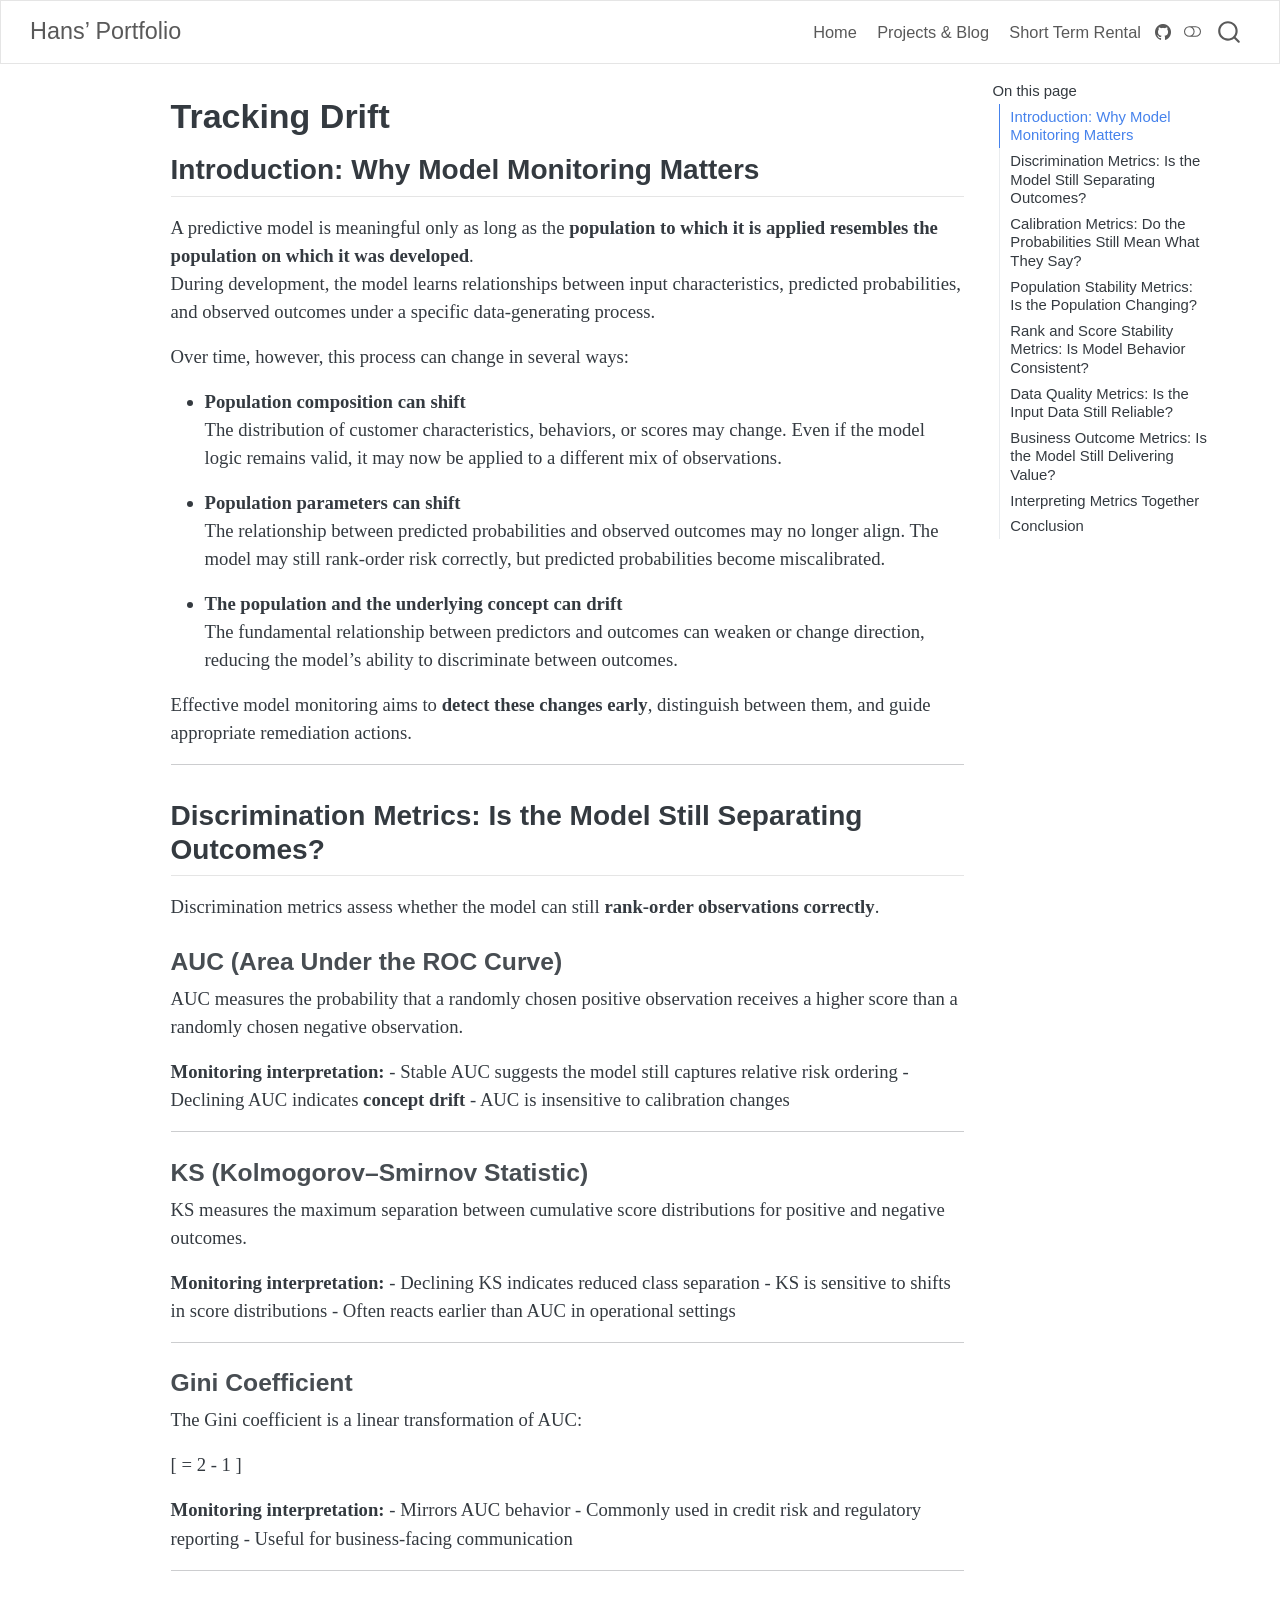
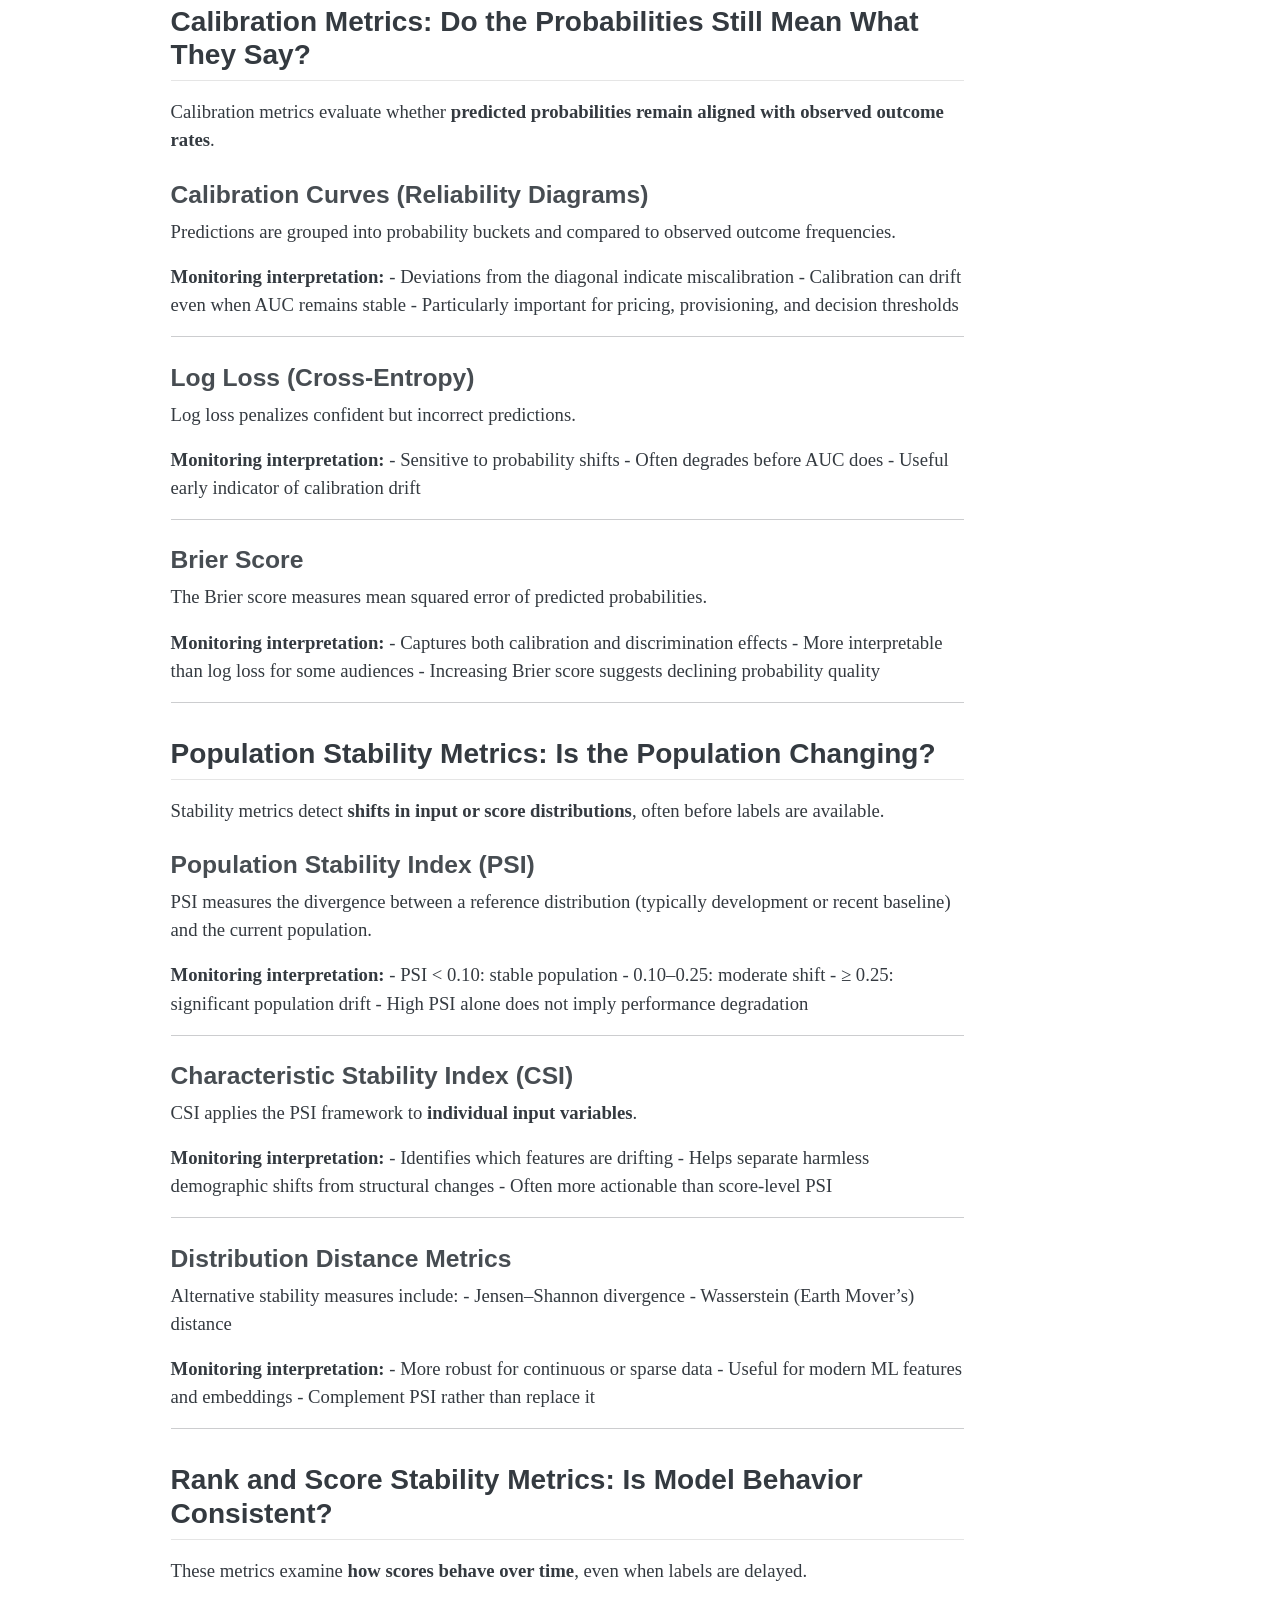
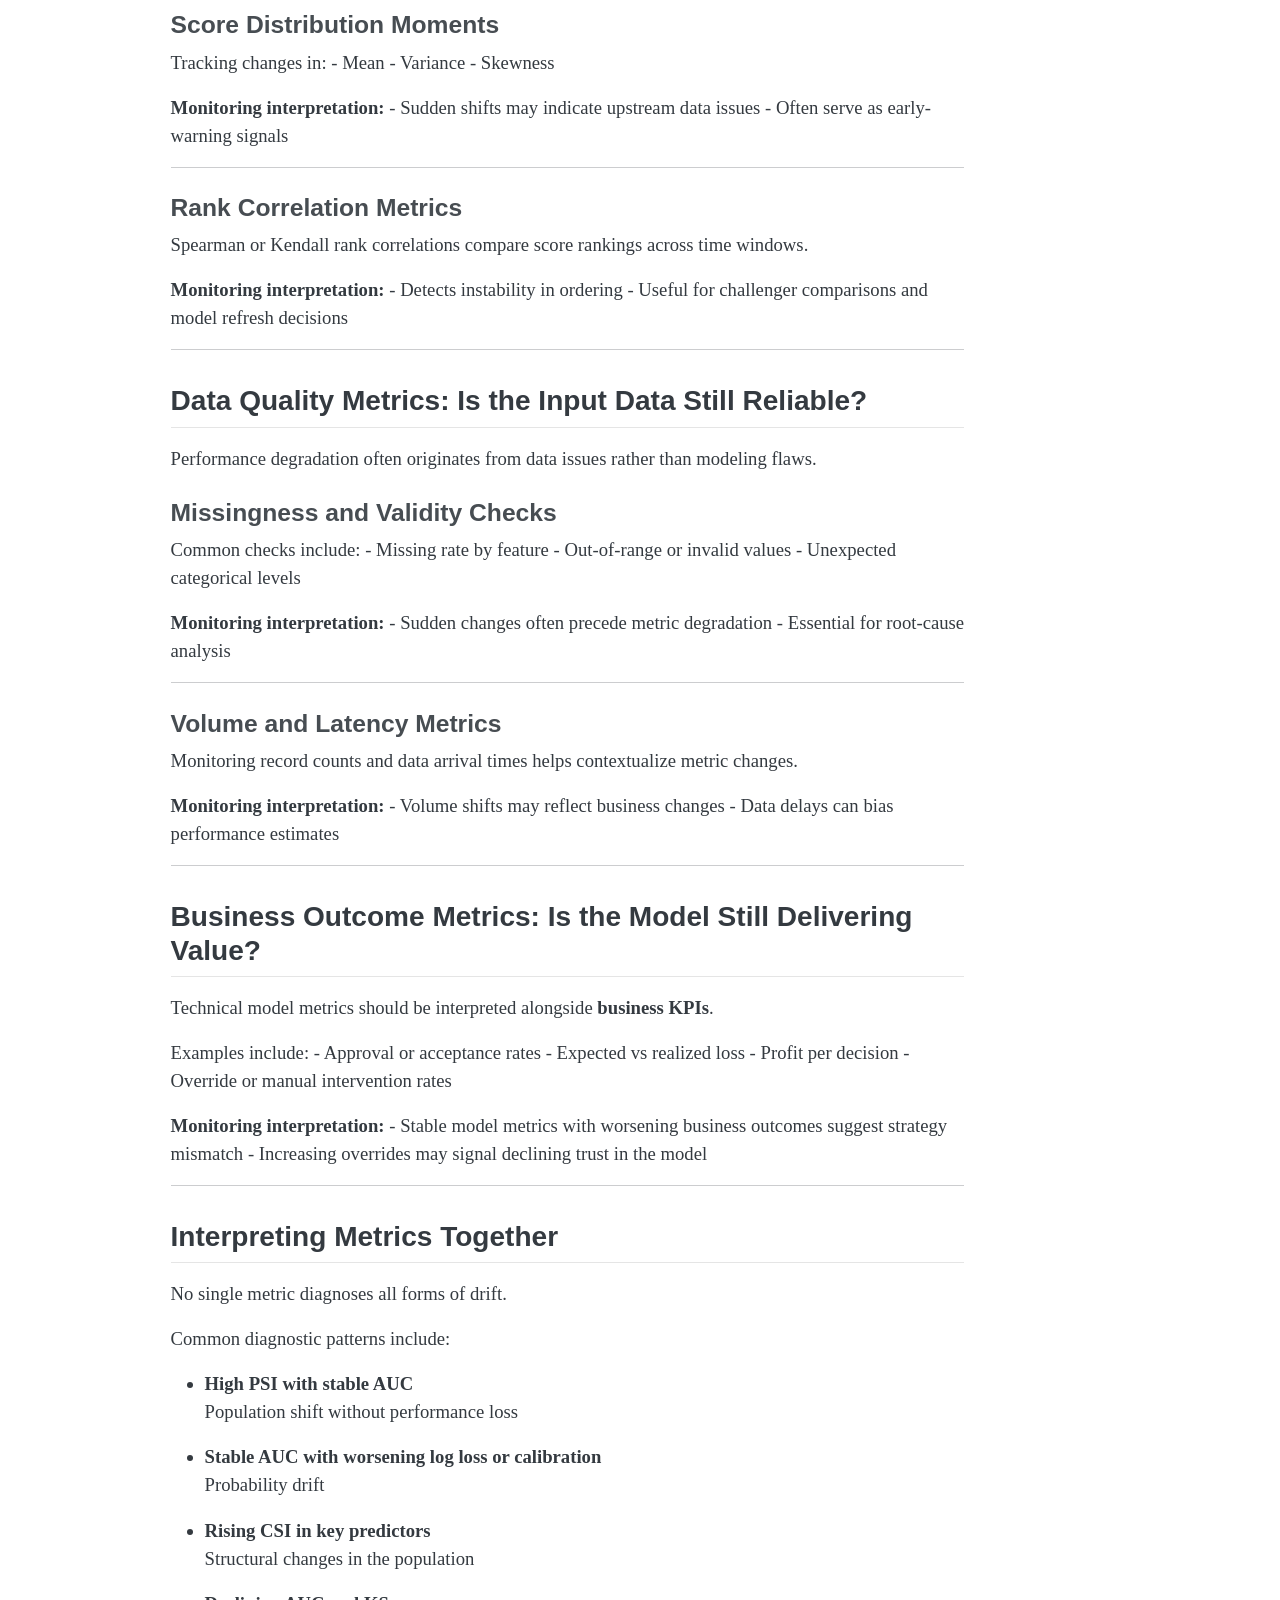
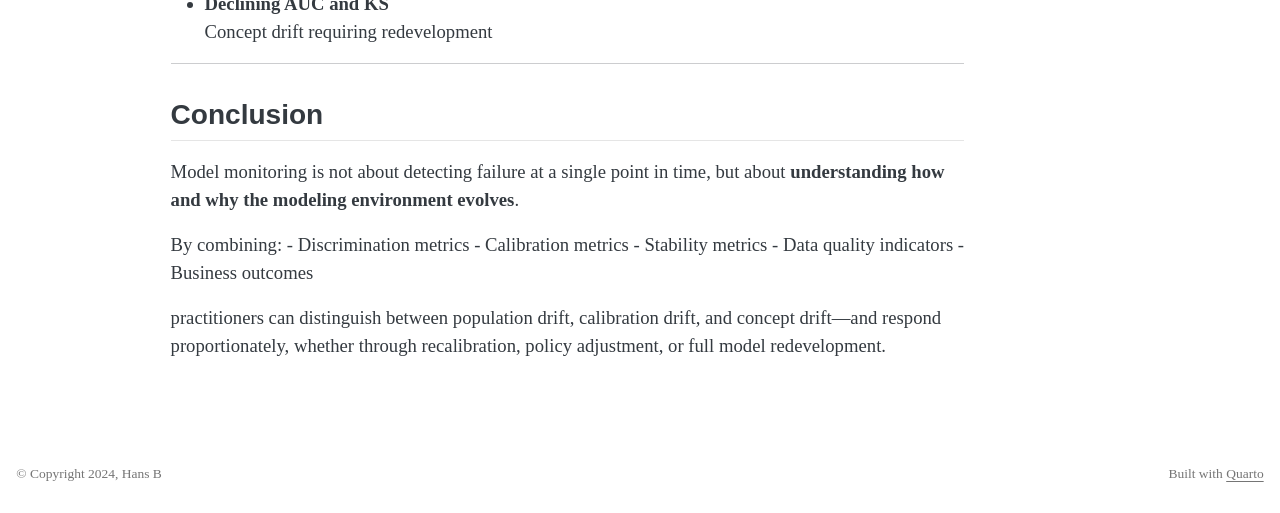
<file: docs/Tracking Drift.html>
<!DOCTYPE html>
<html xmlns="http://www.w3.org/1999/xhtml" lang="en" xml:lang="en"><head>

<meta charset="utf-8">
<meta name="generator" content="quarto-1.5.56">

<meta name="viewport" content="width=device-width, initial-scale=1.0, user-scalable=yes">


<title>Tracking Drift – Hans’ Portfolio</title>
<style>
code{white-space: pre-wrap;}
span.smallcaps{font-variant: small-caps;}
div.columns{display: flex; gap: min(4vw, 1.5em);}
div.column{flex: auto; overflow-x: auto;}
div.hanging-indent{margin-left: 1.5em; text-indent: -1.5em;}
ul.task-list{list-style: none;}
ul.task-list li input[type="checkbox"] {
  width: 0.8em;
  margin: 0 0.8em 0.2em -1em; /* quarto-specific, see https://github.com/quarto-dev/quarto-cli/issues/4556 */ 
  vertical-align: middle;
}
</style>


<script src="site_libs/quarto-nav/quarto-nav.js"></script>
<script src="site_libs/quarto-nav/headroom.min.js"></script>
<script src="site_libs/clipboard/clipboard.min.js"></script>
<script src="site_libs/quarto-search/autocomplete.umd.js"></script>
<script src="site_libs/quarto-search/fuse.min.js"></script>
<script src="site_libs/quarto-search/quarto-search.js"></script>
<meta name="quarto:offset" content="./">
<script src="site_libs/quarto-html/quarto.js"></script>
<script src="site_libs/quarto-html/popper.min.js"></script>
<script src="site_libs/quarto-html/tippy.umd.min.js"></script>
<script src="site_libs/quarto-html/anchor.min.js"></script>
<link href="site_libs/quarto-html/tippy.css" rel="stylesheet">
<link href="site_libs/quarto-html/quarto-syntax-highlighting.css" rel="stylesheet" class="quarto-color-scheme" id="quarto-text-highlighting-styles">
<link href="site_libs/quarto-html/quarto-syntax-highlighting-dark.css" rel="prefetch" class="quarto-color-scheme quarto-color-alternate" id="quarto-text-highlighting-styles">
<script src="site_libs/bootstrap/bootstrap.min.js"></script>
<link href="site_libs/bootstrap/bootstrap-icons.css" rel="stylesheet">
<link href="site_libs/bootstrap/bootstrap.min.css" rel="stylesheet" class="quarto-color-scheme" id="quarto-bootstrap" data-mode="light">
<link href="site_libs/bootstrap/bootstrap-dark.min.css" rel="prefetch" class="quarto-color-scheme quarto-color-alternate" id="quarto-bootstrap" data-mode="dark">
<script id="quarto-search-options" type="application/json">{
  "location": "navbar",
  "copy-button": false,
  "collapse-after": 3,
  "panel-placement": "end",
  "type": "overlay",
  "limit": 50,
  "keyboard-shortcut": [
    "f",
    "/",
    "s"
  ],
  "show-item-context": false,
  "language": {
    "search-no-results-text": "No results",
    "search-matching-documents-text": "matching documents",
    "search-copy-link-title": "Copy link to search",
    "search-hide-matches-text": "Hide additional matches",
    "search-more-match-text": "more match in this document",
    "search-more-matches-text": "more matches in this document",
    "search-clear-button-title": "Clear",
    "search-text-placeholder": "",
    "search-detached-cancel-button-title": "Cancel",
    "search-submit-button-title": "Submit",
    "search-label": "Search"
  }
}</script>


</head>

<body class="nav-fixed">

<div id="quarto-search-results"></div>
  <header id="quarto-header" class="headroom fixed-top">
    <nav class="navbar navbar-expand-lg " data-bs-theme="dark">
      <div class="navbar-container container-fluid">
      <div class="navbar-brand-container mx-auto">
    <a class="navbar-brand" href="./index.html">
    <span class="navbar-title">Hans’ Portfolio</span>
    </a>
  </div>
            <div id="quarto-search" class="" title="Search"></div>
          <button class="navbar-toggler" type="button" data-bs-toggle="collapse" data-bs-target="#navbarCollapse" aria-controls="navbarCollapse" role="menu" aria-expanded="false" aria-label="Toggle navigation" onclick="if (window.quartoToggleHeadroom) { window.quartoToggleHeadroom(); }">
  <span class="navbar-toggler-icon"></span>
</button>
          <div class="collapse navbar-collapse" id="navbarCollapse">
            <ul class="navbar-nav navbar-nav-scroll ms-auto">
  <li class="nav-item">
    <a class="nav-link" href="./index.html"> 
<span class="menu-text">Home</span></a>
  </li>  
  <li class="nav-item">
    <a class="nav-link" href="./projects.html"> 
<span class="menu-text">Projects &amp; Blog</span></a>
  </li>  
  <li class="nav-item">
    <a class="nav-link" href="./ST_Rental.html"> 
<span class="menu-text">Short Term Rental</span></a>
  </li>  
</ul>
          </div> <!-- /navcollapse -->
            <div class="quarto-navbar-tools">
    <a href="https://github.com/HDB-Q/AboutMe" title="" class="quarto-navigation-tool px-1" aria-label=""><i class="bi bi-github"></i></a>
  <a href="" class="quarto-color-scheme-toggle quarto-navigation-tool  px-1" onclick="window.quartoToggleColorScheme(); return false;" title="Toggle dark mode"><i class="bi"></i></a>
</div>
      </div> <!-- /container-fluid -->
    </nav>
</header>
<!-- content -->
<div id="quarto-content" class="quarto-container page-columns page-rows-contents page-layout-article page-navbar">
<!-- sidebar -->
<!-- margin-sidebar -->
    <div id="quarto-margin-sidebar" class="sidebar margin-sidebar">
        <nav id="TOC" role="doc-toc" class="toc-active">
    <h2 id="toc-title">On this page</h2>
   
  <ul>
  <li><a href="#introduction-why-model-monitoring-matters" id="toc-introduction-why-model-monitoring-matters" class="nav-link active" data-scroll-target="#introduction-why-model-monitoring-matters">Introduction: Why Model Monitoring Matters</a></li>
  <li><a href="#discrimination-metrics-is-the-model-still-separating-outcomes" id="toc-discrimination-metrics-is-the-model-still-separating-outcomes" class="nav-link" data-scroll-target="#discrimination-metrics-is-the-model-still-separating-outcomes">Discrimination Metrics: Is the Model Still Separating Outcomes?</a>
  <ul class="collapse">
  <li><a href="#auc-area-under-the-roc-curve" id="toc-auc-area-under-the-roc-curve" class="nav-link" data-scroll-target="#auc-area-under-the-roc-curve">AUC (Area Under the ROC Curve)</a></li>
  <li><a href="#ks-kolmogorovsmirnov-statistic" id="toc-ks-kolmogorovsmirnov-statistic" class="nav-link" data-scroll-target="#ks-kolmogorovsmirnov-statistic">KS (Kolmogorov–Smirnov Statistic)</a></li>
  <li><a href="#gini-coefficient" id="toc-gini-coefficient" class="nav-link" data-scroll-target="#gini-coefficient">Gini Coefficient</a></li>
  </ul></li>
  <li><a href="#calibration-metrics-do-the-probabilities-still-mean-what-they-say" id="toc-calibration-metrics-do-the-probabilities-still-mean-what-they-say" class="nav-link" data-scroll-target="#calibration-metrics-do-the-probabilities-still-mean-what-they-say">Calibration Metrics: Do the Probabilities Still Mean What They Say?</a>
  <ul class="collapse">
  <li><a href="#calibration-curves-reliability-diagrams" id="toc-calibration-curves-reliability-diagrams" class="nav-link" data-scroll-target="#calibration-curves-reliability-diagrams">Calibration Curves (Reliability Diagrams)</a></li>
  <li><a href="#log-loss-cross-entropy" id="toc-log-loss-cross-entropy" class="nav-link" data-scroll-target="#log-loss-cross-entropy">Log Loss (Cross-Entropy)</a></li>
  <li><a href="#brier-score" id="toc-brier-score" class="nav-link" data-scroll-target="#brier-score">Brier Score</a></li>
  </ul></li>
  <li><a href="#population-stability-metrics-is-the-population-changing" id="toc-population-stability-metrics-is-the-population-changing" class="nav-link" data-scroll-target="#population-stability-metrics-is-the-population-changing">Population Stability Metrics: Is the Population Changing?</a>
  <ul class="collapse">
  <li><a href="#population-stability-index-psi" id="toc-population-stability-index-psi" class="nav-link" data-scroll-target="#population-stability-index-psi">Population Stability Index (PSI)</a></li>
  <li><a href="#characteristic-stability-index-csi" id="toc-characteristic-stability-index-csi" class="nav-link" data-scroll-target="#characteristic-stability-index-csi">Characteristic Stability Index (CSI)</a></li>
  <li><a href="#distribution-distance-metrics" id="toc-distribution-distance-metrics" class="nav-link" data-scroll-target="#distribution-distance-metrics">Distribution Distance Metrics</a></li>
  </ul></li>
  <li><a href="#rank-and-score-stability-metrics-is-model-behavior-consistent" id="toc-rank-and-score-stability-metrics-is-model-behavior-consistent" class="nav-link" data-scroll-target="#rank-and-score-stability-metrics-is-model-behavior-consistent">Rank and Score Stability Metrics: Is Model Behavior Consistent?</a>
  <ul class="collapse">
  <li><a href="#score-distribution-moments" id="toc-score-distribution-moments" class="nav-link" data-scroll-target="#score-distribution-moments">Score Distribution Moments</a></li>
  <li><a href="#rank-correlation-metrics" id="toc-rank-correlation-metrics" class="nav-link" data-scroll-target="#rank-correlation-metrics">Rank Correlation Metrics</a></li>
  </ul></li>
  <li><a href="#data-quality-metrics-is-the-input-data-still-reliable" id="toc-data-quality-metrics-is-the-input-data-still-reliable" class="nav-link" data-scroll-target="#data-quality-metrics-is-the-input-data-still-reliable">Data Quality Metrics: Is the Input Data Still Reliable?</a>
  <ul class="collapse">
  <li><a href="#missingness-and-validity-checks" id="toc-missingness-and-validity-checks" class="nav-link" data-scroll-target="#missingness-and-validity-checks">Missingness and Validity Checks</a></li>
  <li><a href="#volume-and-latency-metrics" id="toc-volume-and-latency-metrics" class="nav-link" data-scroll-target="#volume-and-latency-metrics">Volume and Latency Metrics</a></li>
  </ul></li>
  <li><a href="#business-outcome-metrics-is-the-model-still-delivering-value" id="toc-business-outcome-metrics-is-the-model-still-delivering-value" class="nav-link" data-scroll-target="#business-outcome-metrics-is-the-model-still-delivering-value">Business Outcome Metrics: Is the Model Still Delivering Value?</a></li>
  <li><a href="#interpreting-metrics-together" id="toc-interpreting-metrics-together" class="nav-link" data-scroll-target="#interpreting-metrics-together">Interpreting Metrics Together</a></li>
  <li><a href="#conclusion" id="toc-conclusion" class="nav-link" data-scroll-target="#conclusion">Conclusion</a></li>
  </ul>
</nav>
    </div>
<!-- main -->
<main class="content" id="quarto-document-content">

<header id="title-block-header" class="quarto-title-block default">
<div class="quarto-title">
<h1 class="title">Tracking Drift</h1>
</div>



<div class="quarto-title-meta">

    
  
    
  </div>
  


</header>


<section id="introduction-why-model-monitoring-matters" class="level2">
<h2 class="anchored" data-anchor-id="introduction-why-model-monitoring-matters">Introduction: Why Model Monitoring Matters</h2>
<p>A predictive model is meaningful only as long as the <strong>population to which it is applied resembles the population on which it was developed</strong>.<br>
During development, the model learns relationships between input characteristics, predicted probabilities, and observed outcomes under a specific data-generating process.</p>
<p>Over time, however, this process can change in several ways:</p>
<ul>
<li><p><strong>Population composition can shift</strong><br>
The distribution of customer characteristics, behaviors, or scores may change. Even if the model logic remains valid, it may now be applied to a different mix of observations.</p></li>
<li><p><strong>Population parameters can shift</strong><br>
The relationship between predicted probabilities and observed outcomes may no longer align. The model may still rank-order risk correctly, but predicted probabilities become miscalibrated.</p></li>
<li><p><strong>The population and the underlying concept can drift</strong><br>
The fundamental relationship between predictors and outcomes can weaken or change direction, reducing the model’s ability to discriminate between outcomes.</p></li>
</ul>
<p>Effective model monitoring aims to <strong>detect these changes early</strong>, distinguish between them, and guide appropriate remediation actions.</p>
<hr>
</section>
<section id="discrimination-metrics-is-the-model-still-separating-outcomes" class="level2">
<h2 class="anchored" data-anchor-id="discrimination-metrics-is-the-model-still-separating-outcomes">Discrimination Metrics: Is the Model Still Separating Outcomes?</h2>
<p>Discrimination metrics assess whether the model can still <strong>rank-order observations correctly</strong>.</p>
<section id="auc-area-under-the-roc-curve" class="level3">
<h3 class="anchored" data-anchor-id="auc-area-under-the-roc-curve">AUC (Area Under the ROC Curve)</h3>
<p>AUC measures the probability that a randomly chosen positive observation receives a higher score than a randomly chosen negative observation.</p>
<p><strong>Monitoring interpretation:</strong> - Stable AUC suggests the model still captures relative risk ordering - Declining AUC indicates <strong>concept drift</strong> - AUC is insensitive to calibration changes</p>
<hr>
</section>
<section id="ks-kolmogorovsmirnov-statistic" class="level3">
<h3 class="anchored" data-anchor-id="ks-kolmogorovsmirnov-statistic">KS (Kolmogorov–Smirnov Statistic)</h3>
<p>KS measures the maximum separation between cumulative score distributions for positive and negative outcomes.</p>
<p><strong>Monitoring interpretation:</strong> - Declining KS indicates reduced class separation - KS is sensitive to shifts in score distributions - Often reacts earlier than AUC in operational settings</p>
<hr>
</section>
<section id="gini-coefficient" class="level3">
<h3 class="anchored" data-anchor-id="gini-coefficient">Gini Coefficient</h3>
<p>The Gini coefficient is a linear transformation of AUC:</p>
<p>[ = 2 - 1 ]</p>
<p><strong>Monitoring interpretation:</strong> - Mirrors AUC behavior - Commonly used in credit risk and regulatory reporting - Useful for business-facing communication</p>
<hr>
</section>
</section>
<section id="calibration-metrics-do-the-probabilities-still-mean-what-they-say" class="level2">
<h2 class="anchored" data-anchor-id="calibration-metrics-do-the-probabilities-still-mean-what-they-say">Calibration Metrics: Do the Probabilities Still Mean What They Say?</h2>
<p>Calibration metrics evaluate whether <strong>predicted probabilities remain aligned with observed outcome rates</strong>.</p>
<section id="calibration-curves-reliability-diagrams" class="level3">
<h3 class="anchored" data-anchor-id="calibration-curves-reliability-diagrams">Calibration Curves (Reliability Diagrams)</h3>
<p>Predictions are grouped into probability buckets and compared to observed outcome frequencies.</p>
<p><strong>Monitoring interpretation:</strong> - Deviations from the diagonal indicate miscalibration - Calibration can drift even when AUC remains stable - Particularly important for pricing, provisioning, and decision thresholds</p>
<hr>
</section>
<section id="log-loss-cross-entropy" class="level3">
<h3 class="anchored" data-anchor-id="log-loss-cross-entropy">Log Loss (Cross-Entropy)</h3>
<p>Log loss penalizes confident but incorrect predictions.</p>
<p><strong>Monitoring interpretation:</strong> - Sensitive to probability shifts - Often degrades before AUC does - Useful early indicator of calibration drift</p>
<hr>
</section>
<section id="brier-score" class="level3">
<h3 class="anchored" data-anchor-id="brier-score">Brier Score</h3>
<p>The Brier score measures mean squared error of predicted probabilities.</p>
<p><strong>Monitoring interpretation:</strong> - Captures both calibration and discrimination effects - More interpretable than log loss for some audiences - Increasing Brier score suggests declining probability quality</p>
<hr>
</section>
</section>
<section id="population-stability-metrics-is-the-population-changing" class="level2">
<h2 class="anchored" data-anchor-id="population-stability-metrics-is-the-population-changing">Population Stability Metrics: Is the Population Changing?</h2>
<p>Stability metrics detect <strong>shifts in input or score distributions</strong>, often before labels are available.</p>
<section id="population-stability-index-psi" class="level3">
<h3 class="anchored" data-anchor-id="population-stability-index-psi">Population Stability Index (PSI)</h3>
<p>PSI measures the divergence between a reference distribution (typically development or recent baseline) and the current population.</p>
<p><strong>Monitoring interpretation:</strong> - PSI &lt; 0.10: stable population - 0.10–0.25: moderate shift - ≥ 0.25: significant population drift - High PSI alone does not imply performance degradation</p>
<hr>
</section>
<section id="characteristic-stability-index-csi" class="level3">
<h3 class="anchored" data-anchor-id="characteristic-stability-index-csi">Characteristic Stability Index (CSI)</h3>
<p>CSI applies the PSI framework to <strong>individual input variables</strong>.</p>
<p><strong>Monitoring interpretation:</strong> - Identifies which features are drifting - Helps separate harmless demographic shifts from structural changes - Often more actionable than score-level PSI</p>
<hr>
</section>
<section id="distribution-distance-metrics" class="level3">
<h3 class="anchored" data-anchor-id="distribution-distance-metrics">Distribution Distance Metrics</h3>
<p>Alternative stability measures include: - Jensen–Shannon divergence - Wasserstein (Earth Mover’s) distance</p>
<p><strong>Monitoring interpretation:</strong> - More robust for continuous or sparse data - Useful for modern ML features and embeddings - Complement PSI rather than replace it</p>
<hr>
</section>
</section>
<section id="rank-and-score-stability-metrics-is-model-behavior-consistent" class="level2">
<h2 class="anchored" data-anchor-id="rank-and-score-stability-metrics-is-model-behavior-consistent">Rank and Score Stability Metrics: Is Model Behavior Consistent?</h2>
<p>These metrics examine <strong>how scores behave over time</strong>, even when labels are delayed.</p>
<section id="score-distribution-moments" class="level3">
<h3 class="anchored" data-anchor-id="score-distribution-moments">Score Distribution Moments</h3>
<p>Tracking changes in: - Mean - Variance - Skewness</p>
<p><strong>Monitoring interpretation:</strong> - Sudden shifts may indicate upstream data issues - Often serve as early-warning signals</p>
<hr>
</section>
<section id="rank-correlation-metrics" class="level3">
<h3 class="anchored" data-anchor-id="rank-correlation-metrics">Rank Correlation Metrics</h3>
<p>Spearman or Kendall rank correlations compare score rankings across time windows.</p>
<p><strong>Monitoring interpretation:</strong> - Detects instability in ordering - Useful for challenger comparisons and model refresh decisions</p>
<hr>
</section>
</section>
<section id="data-quality-metrics-is-the-input-data-still-reliable" class="level2">
<h2 class="anchored" data-anchor-id="data-quality-metrics-is-the-input-data-still-reliable">Data Quality Metrics: Is the Input Data Still Reliable?</h2>
<p>Performance degradation often originates from data issues rather than modeling flaws.</p>
<section id="missingness-and-validity-checks" class="level3">
<h3 class="anchored" data-anchor-id="missingness-and-validity-checks">Missingness and Validity Checks</h3>
<p>Common checks include: - Missing rate by feature - Out-of-range or invalid values - Unexpected categorical levels</p>
<p><strong>Monitoring interpretation:</strong> - Sudden changes often precede metric degradation - Essential for root-cause analysis</p>
<hr>
</section>
<section id="volume-and-latency-metrics" class="level3">
<h3 class="anchored" data-anchor-id="volume-and-latency-metrics">Volume and Latency Metrics</h3>
<p>Monitoring record counts and data arrival times helps contextualize metric changes.</p>
<p><strong>Monitoring interpretation:</strong> - Volume shifts may reflect business changes - Data delays can bias performance estimates</p>
<hr>
</section>
</section>
<section id="business-outcome-metrics-is-the-model-still-delivering-value" class="level2">
<h2 class="anchored" data-anchor-id="business-outcome-metrics-is-the-model-still-delivering-value">Business Outcome Metrics: Is the Model Still Delivering Value?</h2>
<p>Technical model metrics should be interpreted alongside <strong>business KPIs</strong>.</p>
<p>Examples include: - Approval or acceptance rates - Expected vs realized loss - Profit per decision - Override or manual intervention rates</p>
<p><strong>Monitoring interpretation:</strong> - Stable model metrics with worsening business outcomes suggest strategy mismatch - Increasing overrides may signal declining trust in the model</p>
<hr>
</section>
<section id="interpreting-metrics-together" class="level2">
<h2 class="anchored" data-anchor-id="interpreting-metrics-together">Interpreting Metrics Together</h2>
<p>No single metric diagnoses all forms of drift.</p>
<p>Common diagnostic patterns include:</p>
<ul>
<li><p><strong>High PSI with stable AUC</strong><br>
Population shift without performance loss</p></li>
<li><p><strong>Stable AUC with worsening log loss or calibration</strong><br>
Probability drift</p></li>
<li><p><strong>Rising CSI in key predictors</strong><br>
Structural changes in the population</p></li>
<li><p><strong>Declining AUC and KS</strong><br>
Concept drift requiring redevelopment</p></li>
</ul>
<hr>
</section>
<section id="conclusion" class="level2">
<h2 class="anchored" data-anchor-id="conclusion">Conclusion</h2>
<p>Model monitoring is not about detecting failure at a single point in time, but about <strong>understanding how and why the modeling environment evolves</strong>.</p>
<p>By combining: - Discrimination metrics - Calibration metrics - Stability metrics - Data quality indicators - Business outcomes</p>
<p>practitioners can distinguish between population drift, calibration drift, and concept drift—and respond proportionately, whether through recalibration, policy adjustment, or full model redevelopment.</p>


</section>

</main> <!-- /main -->
<script id="quarto-html-after-body" type="application/javascript">
window.document.addEventListener("DOMContentLoaded", function (event) {
  const toggleBodyColorMode = (bsSheetEl) => {
    const mode = bsSheetEl.getAttribute("data-mode");
    const bodyEl = window.document.querySelector("body");
    if (mode === "dark") {
      bodyEl.classList.add("quarto-dark");
      bodyEl.classList.remove("quarto-light");
    } else {
      bodyEl.classList.add("quarto-light");
      bodyEl.classList.remove("quarto-dark");
    }
  }
  const toggleBodyColorPrimary = () => {
    const bsSheetEl = window.document.querySelector("link#quarto-bootstrap");
    if (bsSheetEl) {
      toggleBodyColorMode(bsSheetEl);
    }
  }
  toggleBodyColorPrimary();  
  const disableStylesheet = (stylesheets) => {
    for (let i=0; i < stylesheets.length; i++) {
      const stylesheet = stylesheets[i];
      stylesheet.rel = 'prefetch';
    }
  }
  const enableStylesheet = (stylesheets) => {
    for (let i=0; i < stylesheets.length; i++) {
      const stylesheet = stylesheets[i];
      stylesheet.rel = 'stylesheet';
    }
  }
  const manageTransitions = (selector, allowTransitions) => {
    const els = window.document.querySelectorAll(selector);
    for (let i=0; i < els.length; i++) {
      const el = els[i];
      if (allowTransitions) {
        el.classList.remove('notransition');
      } else {
        el.classList.add('notransition');
      }
    }
  }
  const toggleGiscusIfUsed = (isAlternate, darkModeDefault) => {
    const baseTheme = document.querySelector('#giscus-base-theme')?.value ?? 'light';
    const alternateTheme = document.querySelector('#giscus-alt-theme')?.value ?? 'dark';
    let newTheme = '';
    if(darkModeDefault) {
      newTheme = isAlternate ? baseTheme : alternateTheme;
    } else {
      newTheme = isAlternate ? alternateTheme : baseTheme;
    }
    const changeGiscusTheme = () => {
      // From: https://github.com/giscus/giscus/issues/336
      const sendMessage = (message) => {
        const iframe = document.querySelector('iframe.giscus-frame');
        if (!iframe) return;
        iframe.contentWindow.postMessage({ giscus: message }, 'https://giscus.app');
      }
      sendMessage({
        setConfig: {
          theme: newTheme
        }
      });
    }
    const isGiscussLoaded = window.document.querySelector('iframe.giscus-frame') !== null;
    if (isGiscussLoaded) {
      changeGiscusTheme();
    }
  }
  const toggleColorMode = (alternate) => {
    // Switch the stylesheets
    const alternateStylesheets = window.document.querySelectorAll('link.quarto-color-scheme.quarto-color-alternate');
    manageTransitions('#quarto-margin-sidebar .nav-link', false);
    if (alternate) {
      enableStylesheet(alternateStylesheets);
      for (const sheetNode of alternateStylesheets) {
        if (sheetNode.id === "quarto-bootstrap") {
          toggleBodyColorMode(sheetNode);
        }
      }
    } else {
      disableStylesheet(alternateStylesheets);
      toggleBodyColorPrimary();
    }
    manageTransitions('#quarto-margin-sidebar .nav-link', true);
    // Switch the toggles
    const toggles = window.document.querySelectorAll('.quarto-color-scheme-toggle');
    for (let i=0; i < toggles.length; i++) {
      const toggle = toggles[i];
      if (toggle) {
        if (alternate) {
          toggle.classList.add("alternate");     
        } else {
          toggle.classList.remove("alternate");
        }
      }
    }
    // Hack to workaround the fact that safari doesn't
    // properly recolor the scrollbar when toggling (#1455)
    if (navigator.userAgent.indexOf('Safari') > 0 && navigator.userAgent.indexOf('Chrome') == -1) {
      manageTransitions("body", false);
      window.scrollTo(0, 1);
      setTimeout(() => {
        window.scrollTo(0, 0);
        manageTransitions("body", true);
      }, 40);  
    }
  }
  const isFileUrl = () => { 
    return window.location.protocol === 'file:';
  }
  const hasAlternateSentinel = () => {  
    let styleSentinel = getColorSchemeSentinel();
    if (styleSentinel !== null) {
      return styleSentinel === "alternate";
    } else {
      return false;
    }
  }
  const setStyleSentinel = (alternate) => {
    const value = alternate ? "alternate" : "default";
    if (!isFileUrl()) {
      window.localStorage.setItem("quarto-color-scheme", value);
    } else {
      localAlternateSentinel = value;
    }
  }
  const getColorSchemeSentinel = () => {
    if (!isFileUrl()) {
      const storageValue = window.localStorage.getItem("quarto-color-scheme");
      return storageValue != null ? storageValue : localAlternateSentinel;
    } else {
      return localAlternateSentinel;
    }
  }
  const darkModeDefault = false;
  let localAlternateSentinel = darkModeDefault ? 'alternate' : 'default';
  // Dark / light mode switch
  window.quartoToggleColorScheme = () => {
    // Read the current dark / light value 
    let toAlternate = !hasAlternateSentinel();
    toggleColorMode(toAlternate);
    setStyleSentinel(toAlternate);
    toggleGiscusIfUsed(toAlternate, darkModeDefault);
  };
  // Ensure there is a toggle, if there isn't float one in the top right
  if (window.document.querySelector('.quarto-color-scheme-toggle') === null) {
    const a = window.document.createElement('a');
    a.classList.add('top-right');
    a.classList.add('quarto-color-scheme-toggle');
    a.href = "";
    a.onclick = function() { try { window.quartoToggleColorScheme(); } catch {} return false; };
    const i = window.document.createElement("i");
    i.classList.add('bi');
    a.appendChild(i);
    window.document.body.appendChild(a);
  }
  // Switch to dark mode if need be
  if (hasAlternateSentinel()) {
    toggleColorMode(true);
  } else {
    toggleColorMode(false);
  }
  const icon = "";
  const anchorJS = new window.AnchorJS();
  anchorJS.options = {
    placement: 'right',
    icon: icon
  };
  anchorJS.add('.anchored');
  const isCodeAnnotation = (el) => {
    for (const clz of el.classList) {
      if (clz.startsWith('code-annotation-')) {                     
        return true;
      }
    }
    return false;
  }
  const onCopySuccess = function(e) {
    // button target
    const button = e.trigger;
    // don't keep focus
    button.blur();
    // flash "checked"
    button.classList.add('code-copy-button-checked');
    var currentTitle = button.getAttribute("title");
    button.setAttribute("title", "Copied!");
    let tooltip;
    if (window.bootstrap) {
      button.setAttribute("data-bs-toggle", "tooltip");
      button.setAttribute("data-bs-placement", "left");
      button.setAttribute("data-bs-title", "Copied!");
      tooltip = new bootstrap.Tooltip(button, 
        { trigger: "manual", 
          customClass: "code-copy-button-tooltip",
          offset: [0, -8]});
      tooltip.show();    
    }
    setTimeout(function() {
      if (tooltip) {
        tooltip.hide();
        button.removeAttribute("data-bs-title");
        button.removeAttribute("data-bs-toggle");
        button.removeAttribute("data-bs-placement");
      }
      button.setAttribute("title", currentTitle);
      button.classList.remove('code-copy-button-checked');
    }, 1000);
    // clear code selection
    e.clearSelection();
  }
  const getTextToCopy = function(trigger) {
      const codeEl = trigger.previousElementSibling.cloneNode(true);
      for (const childEl of codeEl.children) {
        if (isCodeAnnotation(childEl)) {
          childEl.remove();
        }
      }
      return codeEl.innerText;
  }
  const clipboard = new window.ClipboardJS('.code-copy-button:not([data-in-quarto-modal])', {
    text: getTextToCopy
  });
  clipboard.on('success', onCopySuccess);
  if (window.document.getElementById('quarto-embedded-source-code-modal')) {
    // For code content inside modals, clipBoardJS needs to be initialized with a container option
    // TODO: Check when it could be a function (https://github.com/zenorocha/clipboard.js/issues/860)
    const clipboardModal = new window.ClipboardJS('.code-copy-button[data-in-quarto-modal]', {
      text: getTextToCopy,
      container: window.document.getElementById('quarto-embedded-source-code-modal')
    });
    clipboardModal.on('success', onCopySuccess);
  }
    var localhostRegex = new RegExp(/^(?:http|https):\/\/localhost\:?[0-9]*\//);
    var mailtoRegex = new RegExp(/^mailto:/);
      var filterRegex = new RegExp('/' + window.location.host + '/');
    var isInternal = (href) => {
        return filterRegex.test(href) || localhostRegex.test(href) || mailtoRegex.test(href);
    }
    // Inspect non-navigation links and adorn them if external
 	var links = window.document.querySelectorAll('a[href]:not(.nav-link):not(.navbar-brand):not(.toc-action):not(.sidebar-link):not(.sidebar-item-toggle):not(.pagination-link):not(.no-external):not([aria-hidden]):not(.dropdown-item):not(.quarto-navigation-tool):not(.about-link)');
    for (var i=0; i<links.length; i++) {
      const link = links[i];
      if (!isInternal(link.href)) {
        // undo the damage that might have been done by quarto-nav.js in the case of
        // links that we want to consider external
        if (link.dataset.originalHref !== undefined) {
          link.href = link.dataset.originalHref;
        }
      }
    }
  function tippyHover(el, contentFn, onTriggerFn, onUntriggerFn) {
    const config = {
      allowHTML: true,
      maxWidth: 500,
      delay: 100,
      arrow: false,
      appendTo: function(el) {
          return el.parentElement;
      },
      interactive: true,
      interactiveBorder: 10,
      theme: 'quarto',
      placement: 'bottom-start',
    };
    if (contentFn) {
      config.content = contentFn;
    }
    if (onTriggerFn) {
      config.onTrigger = onTriggerFn;
    }
    if (onUntriggerFn) {
      config.onUntrigger = onUntriggerFn;
    }
    window.tippy(el, config); 
  }
  const noterefs = window.document.querySelectorAll('a[role="doc-noteref"]');
  for (var i=0; i<noterefs.length; i++) {
    const ref = noterefs[i];
    tippyHover(ref, function() {
      // use id or data attribute instead here
      let href = ref.getAttribute('data-footnote-href') || ref.getAttribute('href');
      try { href = new URL(href).hash; } catch {}
      const id = href.replace(/^#\/?/, "");
      const note = window.document.getElementById(id);
      if (note) {
        return note.innerHTML;
      } else {
        return "";
      }
    });
  }
  const xrefs = window.document.querySelectorAll('a.quarto-xref');
  const processXRef = (id, note) => {
    // Strip column container classes
    const stripColumnClz = (el) => {
      el.classList.remove("page-full", "page-columns");
      if (el.children) {
        for (const child of el.children) {
          stripColumnClz(child);
        }
      }
    }
    stripColumnClz(note)
    if (id === null || id.startsWith('sec-')) {
      // Special case sections, only their first couple elements
      const container = document.createElement("div");
      if (note.children && note.children.length > 2) {
        container.appendChild(note.children[0].cloneNode(true));
        for (let i = 1; i < note.children.length; i++) {
          const child = note.children[i];
          if (child.tagName === "P" && child.innerText === "") {
            continue;
          } else {
            container.appendChild(child.cloneNode(true));
            break;
          }
        }
        if (window.Quarto?.typesetMath) {
          window.Quarto.typesetMath(container);
        }
        return container.innerHTML
      } else {
        if (window.Quarto?.typesetMath) {
          window.Quarto.typesetMath(note);
        }
        return note.innerHTML;
      }
    } else {
      // Remove any anchor links if they are present
      const anchorLink = note.querySelector('a.anchorjs-link');
      if (anchorLink) {
        anchorLink.remove();
      }
      if (window.Quarto?.typesetMath) {
        window.Quarto.typesetMath(note);
      }
      // TODO in 1.5, we should make sure this works without a callout special case
      if (note.classList.contains("callout")) {
        return note.outerHTML;
      } else {
        return note.innerHTML;
      }
    }
  }
  for (var i=0; i<xrefs.length; i++) {
    const xref = xrefs[i];
    tippyHover(xref, undefined, function(instance) {
      instance.disable();
      let url = xref.getAttribute('href');
      let hash = undefined; 
      if (url.startsWith('#')) {
        hash = url;
      } else {
        try { hash = new URL(url).hash; } catch {}
      }
      if (hash) {
        const id = hash.replace(/^#\/?/, "");
        const note = window.document.getElementById(id);
        if (note !== null) {
          try {
            const html = processXRef(id, note.cloneNode(true));
            instance.setContent(html);
          } finally {
            instance.enable();
            instance.show();
          }
        } else {
          // See if we can fetch this
          fetch(url.split('#')[0])
          .then(res => res.text())
          .then(html => {
            const parser = new DOMParser();
            const htmlDoc = parser.parseFromString(html, "text/html");
            const note = htmlDoc.getElementById(id);
            if (note !== null) {
              const html = processXRef(id, note);
              instance.setContent(html);
            } 
          }).finally(() => {
            instance.enable();
            instance.show();
          });
        }
      } else {
        // See if we can fetch a full url (with no hash to target)
        // This is a special case and we should probably do some content thinning / targeting
        fetch(url)
        .then(res => res.text())
        .then(html => {
          const parser = new DOMParser();
          const htmlDoc = parser.parseFromString(html, "text/html");
          const note = htmlDoc.querySelector('main.content');
          if (note !== null) {
            // This should only happen for chapter cross references
            // (since there is no id in the URL)
            // remove the first header
            if (note.children.length > 0 && note.children[0].tagName === "HEADER") {
              note.children[0].remove();
            }
            const html = processXRef(null, note);
            instance.setContent(html);
          } 
        }).finally(() => {
          instance.enable();
          instance.show();
        });
      }
    }, function(instance) {
    });
  }
      let selectedAnnoteEl;
      const selectorForAnnotation = ( cell, annotation) => {
        let cellAttr = 'data-code-cell="' + cell + '"';
        let lineAttr = 'data-code-annotation="' +  annotation + '"';
        const selector = 'span[' + cellAttr + '][' + lineAttr + ']';
        return selector;
      }
      const selectCodeLines = (annoteEl) => {
        const doc = window.document;
        const targetCell = annoteEl.getAttribute("data-target-cell");
        const targetAnnotation = annoteEl.getAttribute("data-target-annotation");
        const annoteSpan = window.document.querySelector(selectorForAnnotation(targetCell, targetAnnotation));
        const lines = annoteSpan.getAttribute("data-code-lines").split(",");
        const lineIds = lines.map((line) => {
          return targetCell + "-" + line;
        })
        let top = null;
        let height = null;
        let parent = null;
        if (lineIds.length > 0) {
            //compute the position of the single el (top and bottom and make a div)
            const el = window.document.getElementById(lineIds[0]);
            top = el.offsetTop;
            height = el.offsetHeight;
            parent = el.parentElement.parentElement;
          if (lineIds.length > 1) {
            const lastEl = window.document.getElementById(lineIds[lineIds.length - 1]);
            const bottom = lastEl.offsetTop + lastEl.offsetHeight;
            height = bottom - top;
          }
          if (top !== null && height !== null && parent !== null) {
            // cook up a div (if necessary) and position it 
            let div = window.document.getElementById("code-annotation-line-highlight");
            if (div === null) {
              div = window.document.createElement("div");
              div.setAttribute("id", "code-annotation-line-highlight");
              div.style.position = 'absolute';
              parent.appendChild(div);
            }
            div.style.top = top - 2 + "px";
            div.style.height = height + 4 + "px";
            div.style.left = 0;
            let gutterDiv = window.document.getElementById("code-annotation-line-highlight-gutter");
            if (gutterDiv === null) {
              gutterDiv = window.document.createElement("div");
              gutterDiv.setAttribute("id", "code-annotation-line-highlight-gutter");
              gutterDiv.style.position = 'absolute';
              const codeCell = window.document.getElementById(targetCell);
              const gutter = codeCell.querySelector('.code-annotation-gutter');
              gutter.appendChild(gutterDiv);
            }
            gutterDiv.style.top = top - 2 + "px";
            gutterDiv.style.height = height + 4 + "px";
          }
          selectedAnnoteEl = annoteEl;
        }
      };
      const unselectCodeLines = () => {
        const elementsIds = ["code-annotation-line-highlight", "code-annotation-line-highlight-gutter"];
        elementsIds.forEach((elId) => {
          const div = window.document.getElementById(elId);
          if (div) {
            div.remove();
          }
        });
        selectedAnnoteEl = undefined;
      };
        // Handle positioning of the toggle
    window.addEventListener(
      "resize",
      throttle(() => {
        elRect = undefined;
        if (selectedAnnoteEl) {
          selectCodeLines(selectedAnnoteEl);
        }
      }, 10)
    );
    function throttle(fn, ms) {
    let throttle = false;
    let timer;
      return (...args) => {
        if(!throttle) { // first call gets through
            fn.apply(this, args);
            throttle = true;
        } else { // all the others get throttled
            if(timer) clearTimeout(timer); // cancel #2
            timer = setTimeout(() => {
              fn.apply(this, args);
              timer = throttle = false;
            }, ms);
        }
      };
    }
      // Attach click handler to the DT
      const annoteDls = window.document.querySelectorAll('dt[data-target-cell]');
      for (const annoteDlNode of annoteDls) {
        annoteDlNode.addEventListener('click', (event) => {
          const clickedEl = event.target;
          if (clickedEl !== selectedAnnoteEl) {
            unselectCodeLines();
            const activeEl = window.document.querySelector('dt[data-target-cell].code-annotation-active');
            if (activeEl) {
              activeEl.classList.remove('code-annotation-active');
            }
            selectCodeLines(clickedEl);
            clickedEl.classList.add('code-annotation-active');
          } else {
            // Unselect the line
            unselectCodeLines();
            clickedEl.classList.remove('code-annotation-active');
          }
        });
      }
  const findCites = (el) => {
    const parentEl = el.parentElement;
    if (parentEl) {
      const cites = parentEl.dataset.cites;
      if (cites) {
        return {
          el,
          cites: cites.split(' ')
        };
      } else {
        return findCites(el.parentElement)
      }
    } else {
      return undefined;
    }
  };
  var bibliorefs = window.document.querySelectorAll('a[role="doc-biblioref"]');
  for (var i=0; i<bibliorefs.length; i++) {
    const ref = bibliorefs[i];
    const citeInfo = findCites(ref);
    if (citeInfo) {
      tippyHover(citeInfo.el, function() {
        var popup = window.document.createElement('div');
        citeInfo.cites.forEach(function(cite) {
          var citeDiv = window.document.createElement('div');
          citeDiv.classList.add('hanging-indent');
          citeDiv.classList.add('csl-entry');
          var biblioDiv = window.document.getElementById('ref-' + cite);
          if (biblioDiv) {
            citeDiv.innerHTML = biblioDiv.innerHTML;
          }
          popup.appendChild(citeDiv);
        });
        return popup.innerHTML;
      });
    }
  }
});
</script>
</div> <!-- /content -->
<footer class="footer">
  <div class="nav-footer">
    <div class="nav-footer-left">
<p>© Copyright 2024, Hans B</p>
</div>   
    <div class="nav-footer-center">
      &nbsp;
    </div>
    <div class="nav-footer-right">
<p>Built with <a href="https://quarto.org/">Quarto</a></p>
</div>
  </div>
</footer>




</body></html>
</file>
<file: docs/site_libs/quarto-html/tippy.css>
.tippy-box[data-animation=fade][data-state=hidden]{opacity:0}[data-tippy-root]{max-width:calc(100vw - 10px)}.tippy-box{position:relative;background-color:#333;color:#fff;border-radius:4px;font-size:14px;line-height:1.4;white-space:normal;outline:0;transition-property:transform,visibility,opacity}.tippy-box[data-placement^=top]>.tippy-arrow{bottom:0}.tippy-box[data-placement^=top]>.tippy-arrow:before{bottom:-7px;left:0;border-width:8px 8px 0;border-top-color:initial;transform-origin:center top}.tippy-box[data-placement^=bottom]>.tippy-arrow{top:0}.tippy-box[data-placement^=bottom]>.tippy-arrow:before{top:-7px;left:0;border-width:0 8px 8px;border-bottom-color:initial;transform-origin:center bottom}.tippy-box[data-placement^=left]>.tippy-arrow{right:0}.tippy-box[data-placement^=left]>.tippy-arrow:before{border-width:8px 0 8px 8px;border-left-color:initial;right:-7px;transform-origin:center left}.tippy-box[data-placement^=right]>.tippy-arrow{left:0}.tippy-box[data-placement^=right]>.tippy-arrow:before{left:-7px;border-width:8px 8px 8px 0;border-right-color:initial;transform-origin:center right}.tippy-box[data-inertia][data-state=visible]{transition-timing-function:cubic-bezier(.54,1.5,.38,1.11)}.tippy-arrow{width:16px;height:16px;color:#333}.tippy-arrow:before{content:"";position:absolute;border-color:transparent;border-style:solid}.tippy-content{position:relative;padding:5px 9px;z-index:1}
</file>
<file: docs/site_libs/quarto-html/quarto-syntax-highlighting.css>
/* quarto syntax highlight colors */
:root {
  --quarto-hl-ot-color: #003B4F;
  --quarto-hl-at-color: #657422;
  --quarto-hl-ss-color: #20794D;
  --quarto-hl-an-color: #5E5E5E;
  --quarto-hl-fu-color: #4758AB;
  --quarto-hl-st-color: #20794D;
  --quarto-hl-cf-color: #003B4F;
  --quarto-hl-op-color: #5E5E5E;
  --quarto-hl-er-color: #AD0000;
  --quarto-hl-bn-color: #AD0000;
  --quarto-hl-al-color: #AD0000;
  --quarto-hl-va-color: #111111;
  --quarto-hl-bu-color: inherit;
  --quarto-hl-ex-color: inherit;
  --quarto-hl-pp-color: #AD0000;
  --quarto-hl-in-color: #5E5E5E;
  --quarto-hl-vs-color: #20794D;
  --quarto-hl-wa-color: #5E5E5E;
  --quarto-hl-do-color: #5E5E5E;
  --quarto-hl-im-color: #00769E;
  --quarto-hl-ch-color: #20794D;
  --quarto-hl-dt-color: #AD0000;
  --quarto-hl-fl-color: #AD0000;
  --quarto-hl-co-color: #5E5E5E;
  --quarto-hl-cv-color: #5E5E5E;
  --quarto-hl-cn-color: #8f5902;
  --quarto-hl-sc-color: #5E5E5E;
  --quarto-hl-dv-color: #AD0000;
  --quarto-hl-kw-color: #003B4F;
}

/* other quarto variables */
:root {
  --quarto-font-monospace: SFMono-Regular, Menlo, Monaco, Consolas, "Liberation Mono", "Courier New", monospace;
}

pre > code.sourceCode > span {
  color: #003B4F;
}

code span {
  color: #003B4F;
}

code.sourceCode > span {
  color: #003B4F;
}

div.sourceCode,
div.sourceCode pre.sourceCode {
  color: #003B4F;
}

code span.ot {
  color: #003B4F;
  font-style: inherit;
}

code span.at {
  color: #657422;
  font-style: inherit;
}

code span.ss {
  color: #20794D;
  font-style: inherit;
}

code span.an {
  color: #5E5E5E;
  font-style: inherit;
}

code span.fu {
  color: #4758AB;
  font-style: inherit;
}

code span.st {
  color: #20794D;
  font-style: inherit;
}

code span.cf {
  color: #003B4F;
  font-weight: bold;
  font-style: inherit;
}

code span.op {
  color: #5E5E5E;
  font-style: inherit;
}

code span.er {
  color: #AD0000;
  font-style: inherit;
}

code span.bn {
  color: #AD0000;
  font-style: inherit;
}

code span.al {
  color: #AD0000;
  font-style: inherit;
}

code span.va {
  color: #111111;
  font-style: inherit;
}

code span.bu {
  font-style: inherit;
}

code span.ex {
  font-style: inherit;
}

code span.pp {
  color: #AD0000;
  font-style: inherit;
}

code span.in {
  color: #5E5E5E;
  font-style: inherit;
}

code span.vs {
  color: #20794D;
  font-style: inherit;
}

code span.wa {
  color: #5E5E5E;
  font-style: italic;
}

code span.do {
  color: #5E5E5E;
  font-style: italic;
}

code span.im {
  color: #00769E;
  font-style: inherit;
}

code span.ch {
  color: #20794D;
  font-style: inherit;
}

code span.dt {
  color: #AD0000;
  font-style: inherit;
}

code span.fl {
  color: #AD0000;
  font-style: inherit;
}

code span.co {
  color: #5E5E5E;
  font-style: inherit;
}

code span.cv {
  color: #5E5E5E;
  font-style: italic;
}

code span.cn {
  color: #8f5902;
  font-style: inherit;
}

code span.sc {
  color: #5E5E5E;
  font-style: inherit;
}

code span.dv {
  color: #AD0000;
  font-style: inherit;
}

code span.kw {
  color: #003B4F;
  font-weight: bold;
  font-style: inherit;
}

.prevent-inlining {
  content: "</";
}

/*# sourceMappingURL=debc5d5d77c3f9108843748ff7464032.css.map */
</file>
<file: docs/site_libs/quarto-html/quarto-syntax-highlighting-dark.css>
/* quarto syntax highlight colors */
:root {
  --quarto-hl-al-color: #f07178;
  --quarto-hl-an-color: #d4d0ab;
  --quarto-hl-at-color: #00e0e0;
  --quarto-hl-bn-color: #d4d0ab;
  --quarto-hl-bu-color: #abe338;
  --quarto-hl-ch-color: #abe338;
  --quarto-hl-co-color: #f8f8f2;
  --quarto-hl-cv-color: #ffd700;
  --quarto-hl-cn-color: #ffd700;
  --quarto-hl-cf-color: #ffa07a;
  --quarto-hl-dt-color: #ffa07a;
  --quarto-hl-dv-color: #d4d0ab;
  --quarto-hl-do-color: #f8f8f2;
  --quarto-hl-er-color: #f07178;
  --quarto-hl-ex-color: #00e0e0;
  --quarto-hl-fl-color: #d4d0ab;
  --quarto-hl-fu-color: #ffa07a;
  --quarto-hl-im-color: #abe338;
  --quarto-hl-in-color: #d4d0ab;
  --quarto-hl-kw-color: #ffa07a;
  --quarto-hl-op-color: #ffa07a;
  --quarto-hl-ot-color: #00e0e0;
  --quarto-hl-pp-color: #dcc6e0;
  --quarto-hl-re-color: #00e0e0;
  --quarto-hl-sc-color: #abe338;
  --quarto-hl-ss-color: #abe338;
  --quarto-hl-st-color: #abe338;
  --quarto-hl-va-color: #00e0e0;
  --quarto-hl-vs-color: #abe338;
  --quarto-hl-wa-color: #dcc6e0;
}

/* other quarto variables */
:root {
  --quarto-font-monospace: SFMono-Regular, Menlo, Monaco, Consolas, "Liberation Mono", "Courier New", monospace;
}

code span.al {
  background-color: #2a0f15;
  font-weight: bold;
  color: #f07178;
}

code span.an {
  color: #d4d0ab;
}

code span.at {
  color: #00e0e0;
}

code span.bn {
  color: #d4d0ab;
}

code span.bu {
  color: #abe338;
}

code span.ch {
  color: #abe338;
}

code span.co {
  font-style: italic;
  color: #f8f8f2;
}

code span.cv {
  color: #ffd700;
}

code span.cn {
  color: #ffd700;
}

code span.cf {
  font-weight: bold;
  color: #ffa07a;
}

code span.dt {
  color: #ffa07a;
}

code span.dv {
  color: #d4d0ab;
}

code span.do {
  color: #f8f8f2;
}

code span.er {
  color: #f07178;
  text-decoration: underline;
}

code span.ex {
  font-weight: bold;
  color: #00e0e0;
}

code span.fl {
  color: #d4d0ab;
}

code span.fu {
  color: #ffa07a;
}

code span.im {
  color: #abe338;
}

code span.in {
  color: #d4d0ab;
}

code span.kw {
  font-weight: bold;
  color: #ffa07a;
}

pre > code.sourceCode > span {
  color: #f8f8f2;
}

code span {
  color: #f8f8f2;
}

code.sourceCode > span {
  color: #f8f8f2;
}

div.sourceCode,
div.sourceCode pre.sourceCode {
  color: #f8f8f2;
}

code span.op {
  color: #ffa07a;
}

code span.ot {
  color: #00e0e0;
}

code span.pp {
  color: #dcc6e0;
}

code span.re {
  background-color: #f8f8f2;
  color: #00e0e0;
}

code span.sc {
  color: #abe338;
}

code span.ss {
  color: #abe338;
}

code span.st {
  color: #abe338;
}

code span.va {
  color: #00e0e0;
}

code span.vs {
  color: #abe338;
}

code span.wa {
  color: #dcc6e0;
}

.prevent-inlining {
  content: "</";
}

/*# sourceMappingURL=935a306eefa94366c21e1a970dddb765.css.map */
</file>
<file: docs/site_libs/pagedtable-1.1/css/pagedtable.css>
.pagedtable {
  overflow: auto;
  padding-left: 8px;
  padding-right: 8px;
}

.pagedtable-wrapper {
  border: 1px solid #ccc;
  border-radius: 4px;
  margin-bottom: 10px;
}

.pagedtable table {
  width: 100%;
  max-width: 100%;
  margin: 0;
}

.pagedtable th {
  padding: 0 5px 0 5px;
  border: none;
  border-bottom: 2px solid #dddddd;

  min-width: 45px;
}

.pagedtable-empty th {
  display: none;
}

.pagedtable td {
  padding: 0 4px 0 4px;
}

.pagedtable .even {
  background-color: rgba(140, 140, 140, 0.1);
}

.pagedtable-padding-col {
  display: none;
}

.pagedtable a {
  -webkit-touch-callout: none;
  -webkit-user-select: none;
  -khtml-user-select: none;
  -moz-user-select: none;
  -ms-user-select: none;
  user-select: none;
}

.pagedtable-index-nav {
  cursor: pointer;
  padding: 0 5px 0 5px;
  float: right;
  border: 0;
}

.pagedtable-index-nav-disabled {
  cursor: default;
  text-decoration: none;
  color: #999;
}

a.pagedtable-index-nav-disabled:hover {
  text-decoration: none;
  color: #999;
}

.pagedtable-indexes {
  cursor: pointer;
  float: right;
  border: 0;
}

.pagedtable-index-current {
  cursor: default;
  text-decoration: none;
  font-weight: bold;
  color: #333;
  border: 0;
}

a.pagedtable-index-current:hover {
  text-decoration: none;
  font-weight: bold;
  color: #333;
}

.pagedtable-index {
  width: 30px;
  display: inline-block;
  text-align: center;
  border: 0;
}

.pagedtable-index-separator-left {
  display: inline-block;
  color: #333;
  font-size: 9px;
  padding: 0 0 0 0;
  cursor: default;
}

.pagedtable-index-separator-right {
  display: inline-block;
  color: #333;
  font-size: 9px;
  padding: 0 4px 0 0;
  cursor: default;
}

.pagedtable-footer {
  padding-top: 4px;
  padding-bottom: 5px;
}

.pagedtable-not-empty .pagedtable-footer {
  border-top: 2px solid #dddddd;
}

.pagedtable-info {
  overflow: hidden;
  color: #999;
  white-space: nowrap;
  text-overflow: ellipsis;
}

.pagedtable-header-name {
  overflow: hidden;
  text-overflow: ellipsis;
}

.pagedtable-header-type {
  color: #999;
  font-weight: 400;
}

.pagedtable-na-cell {
  font-style: italic;
  opacity: 0.3;
}
</file>
